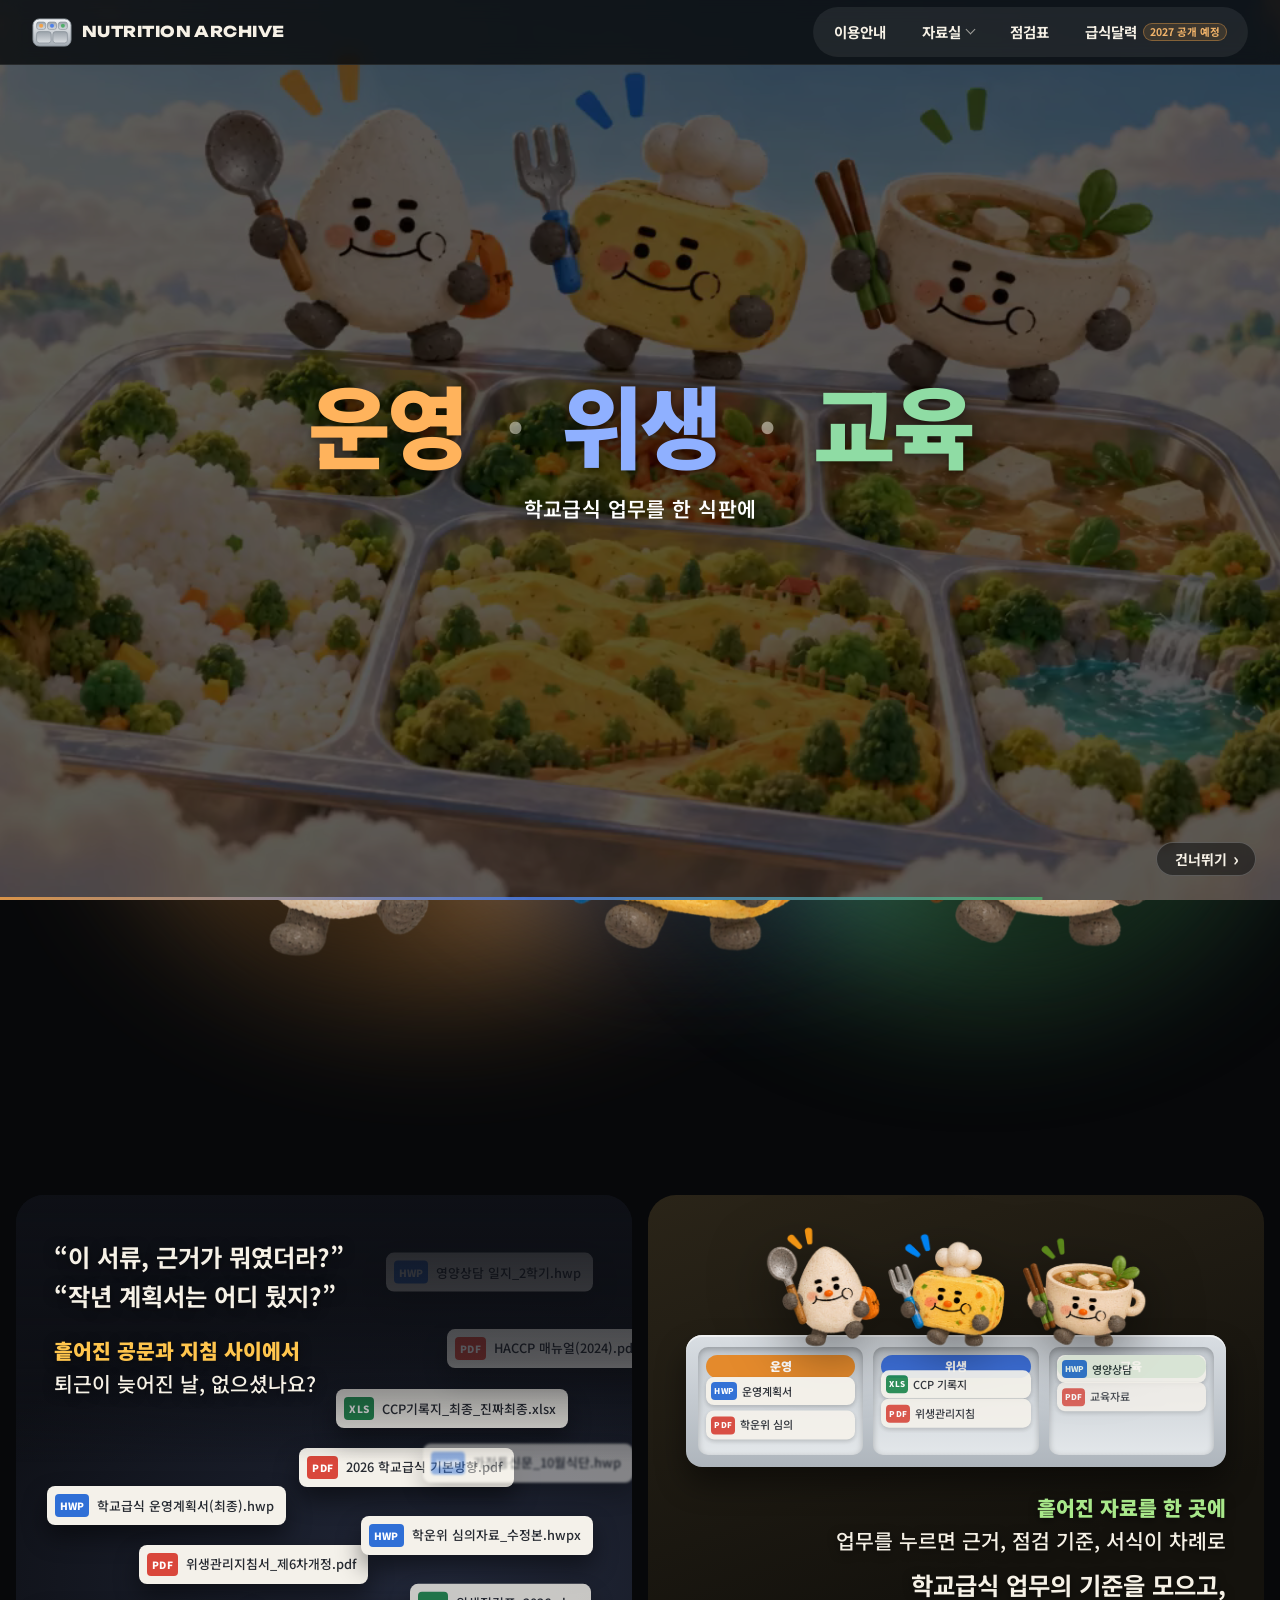
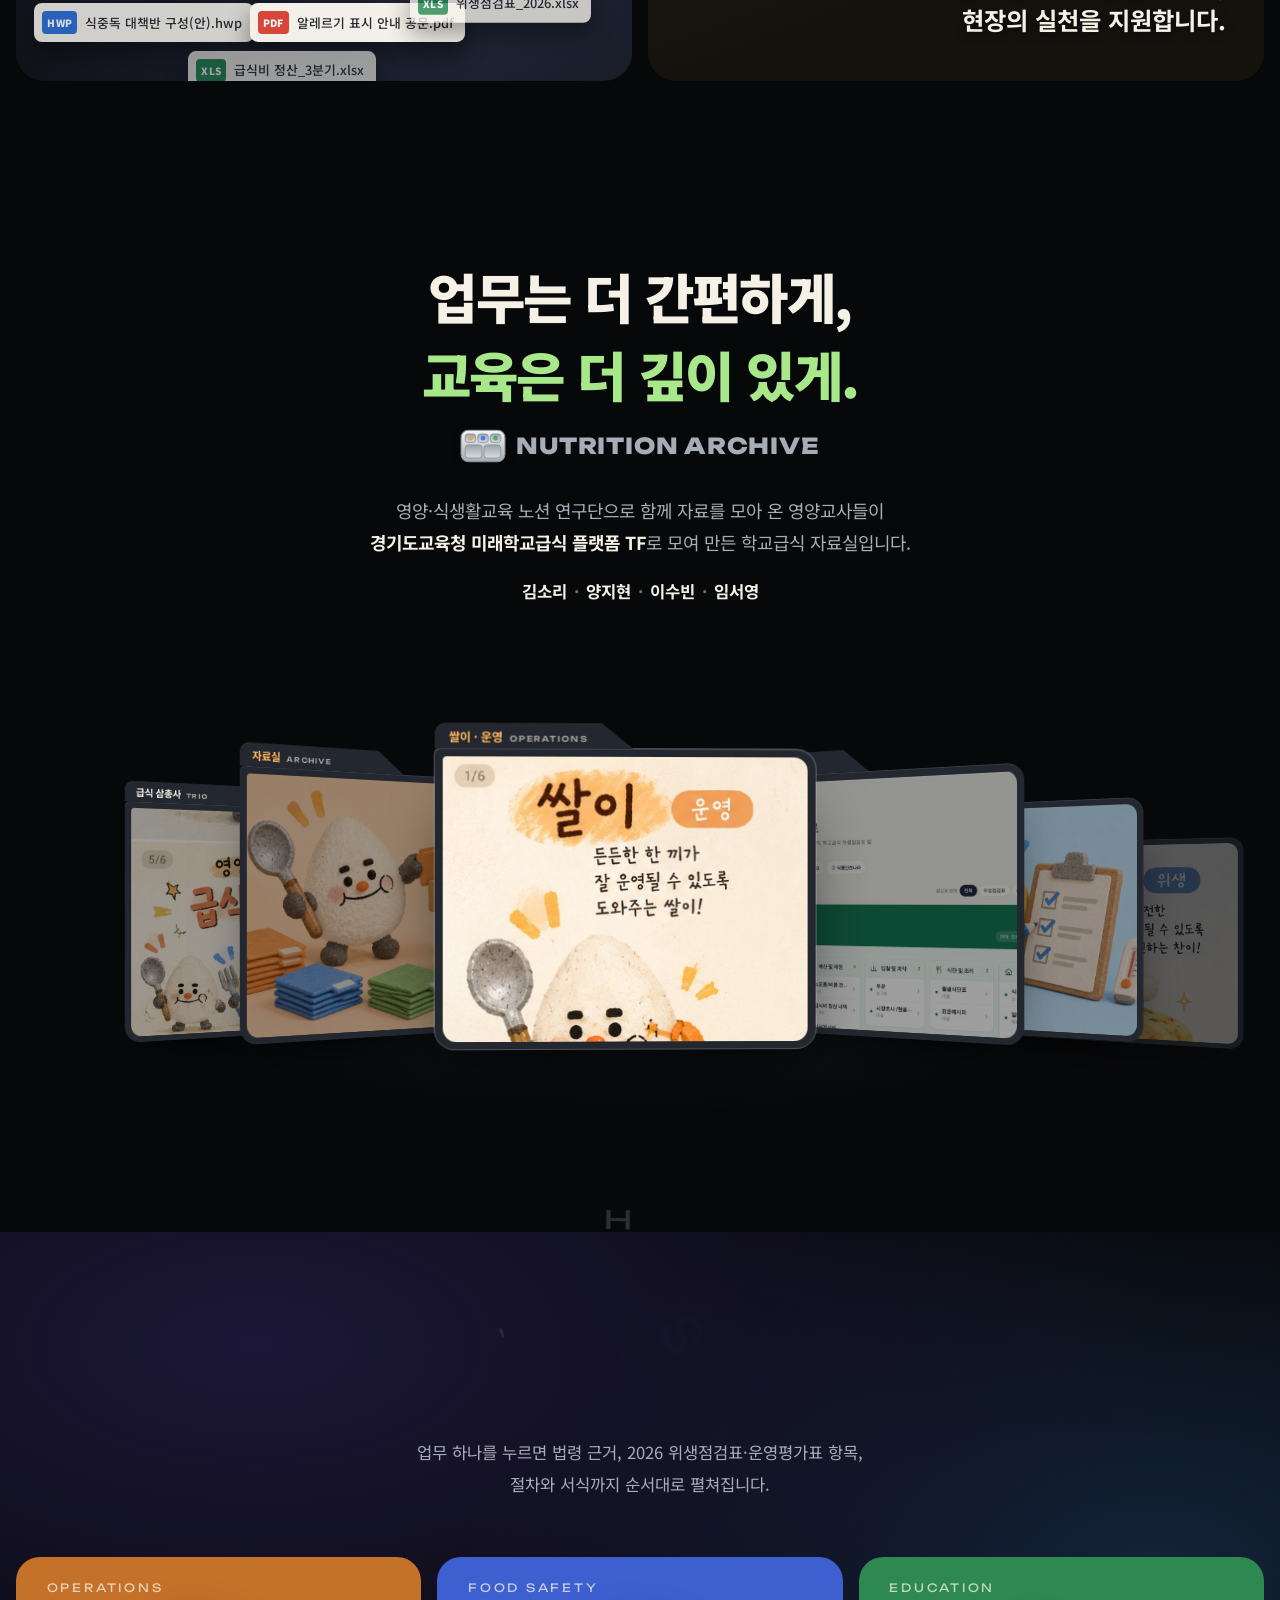
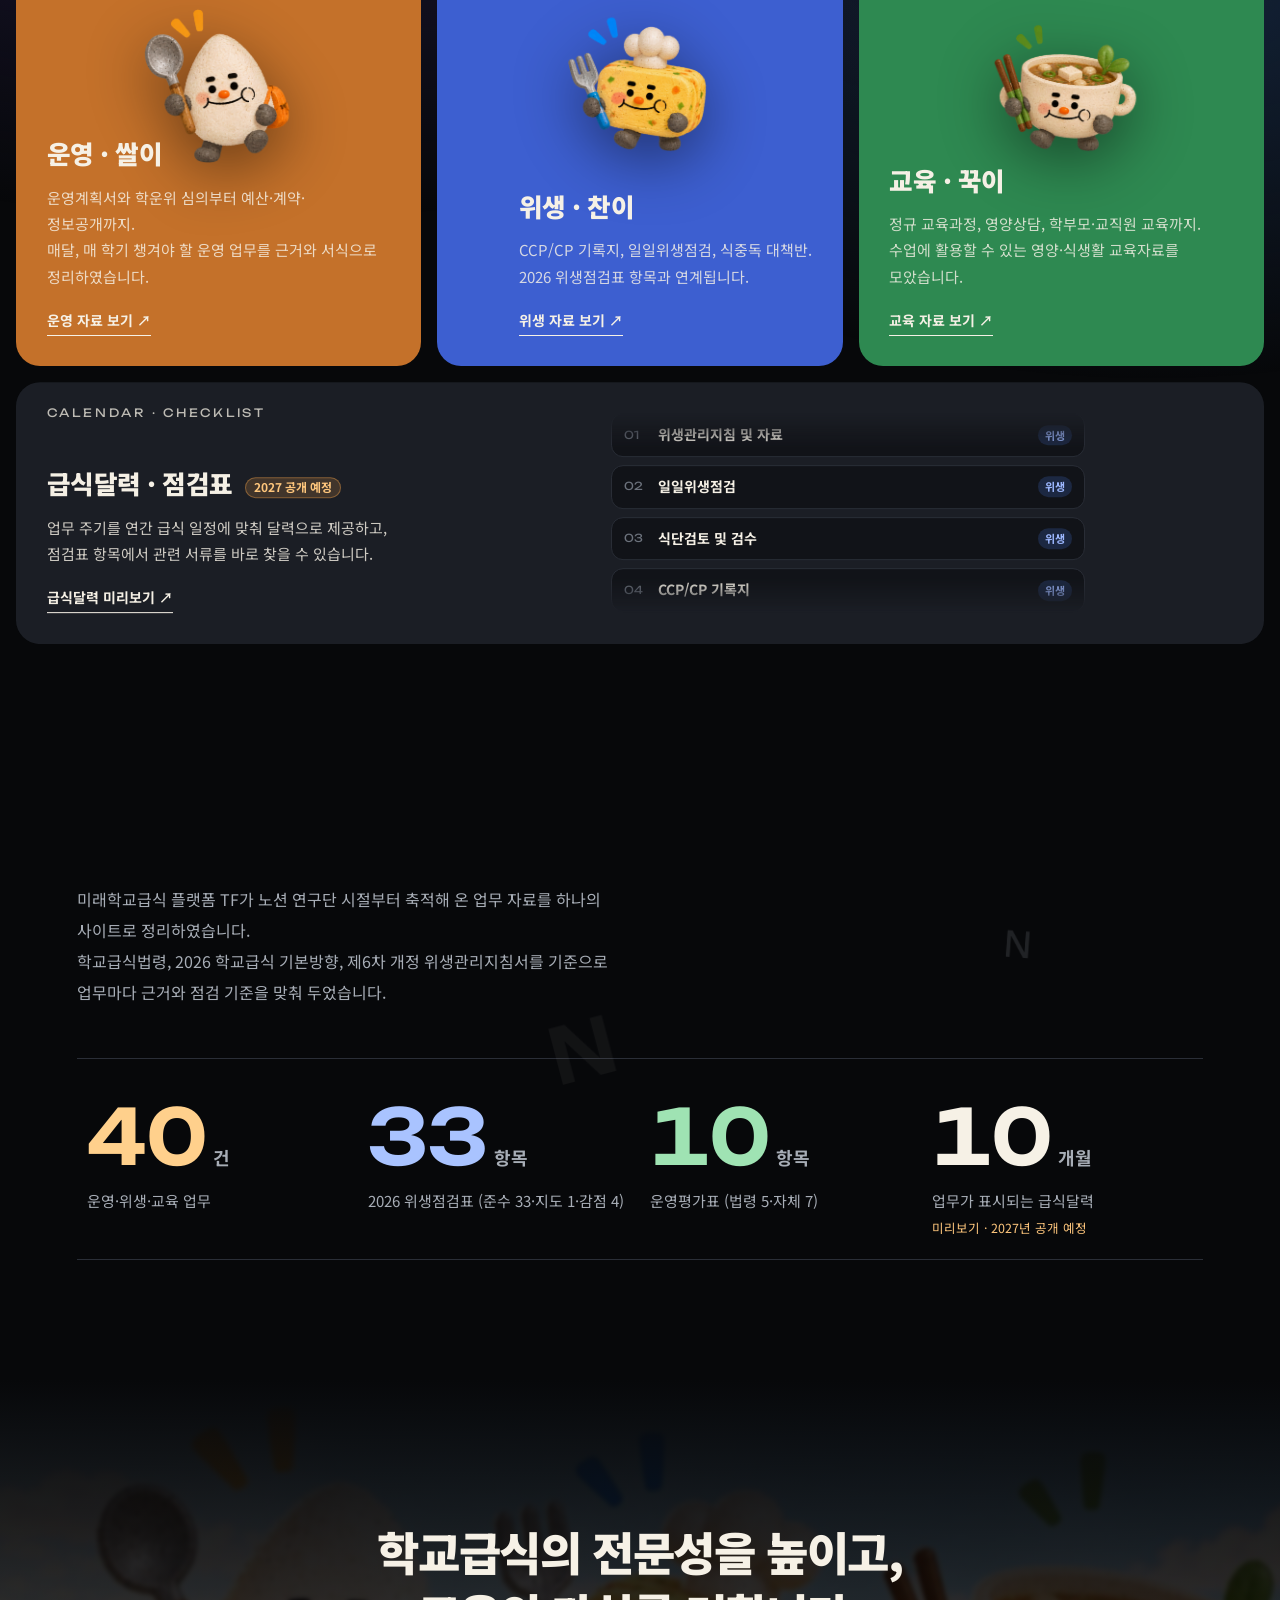
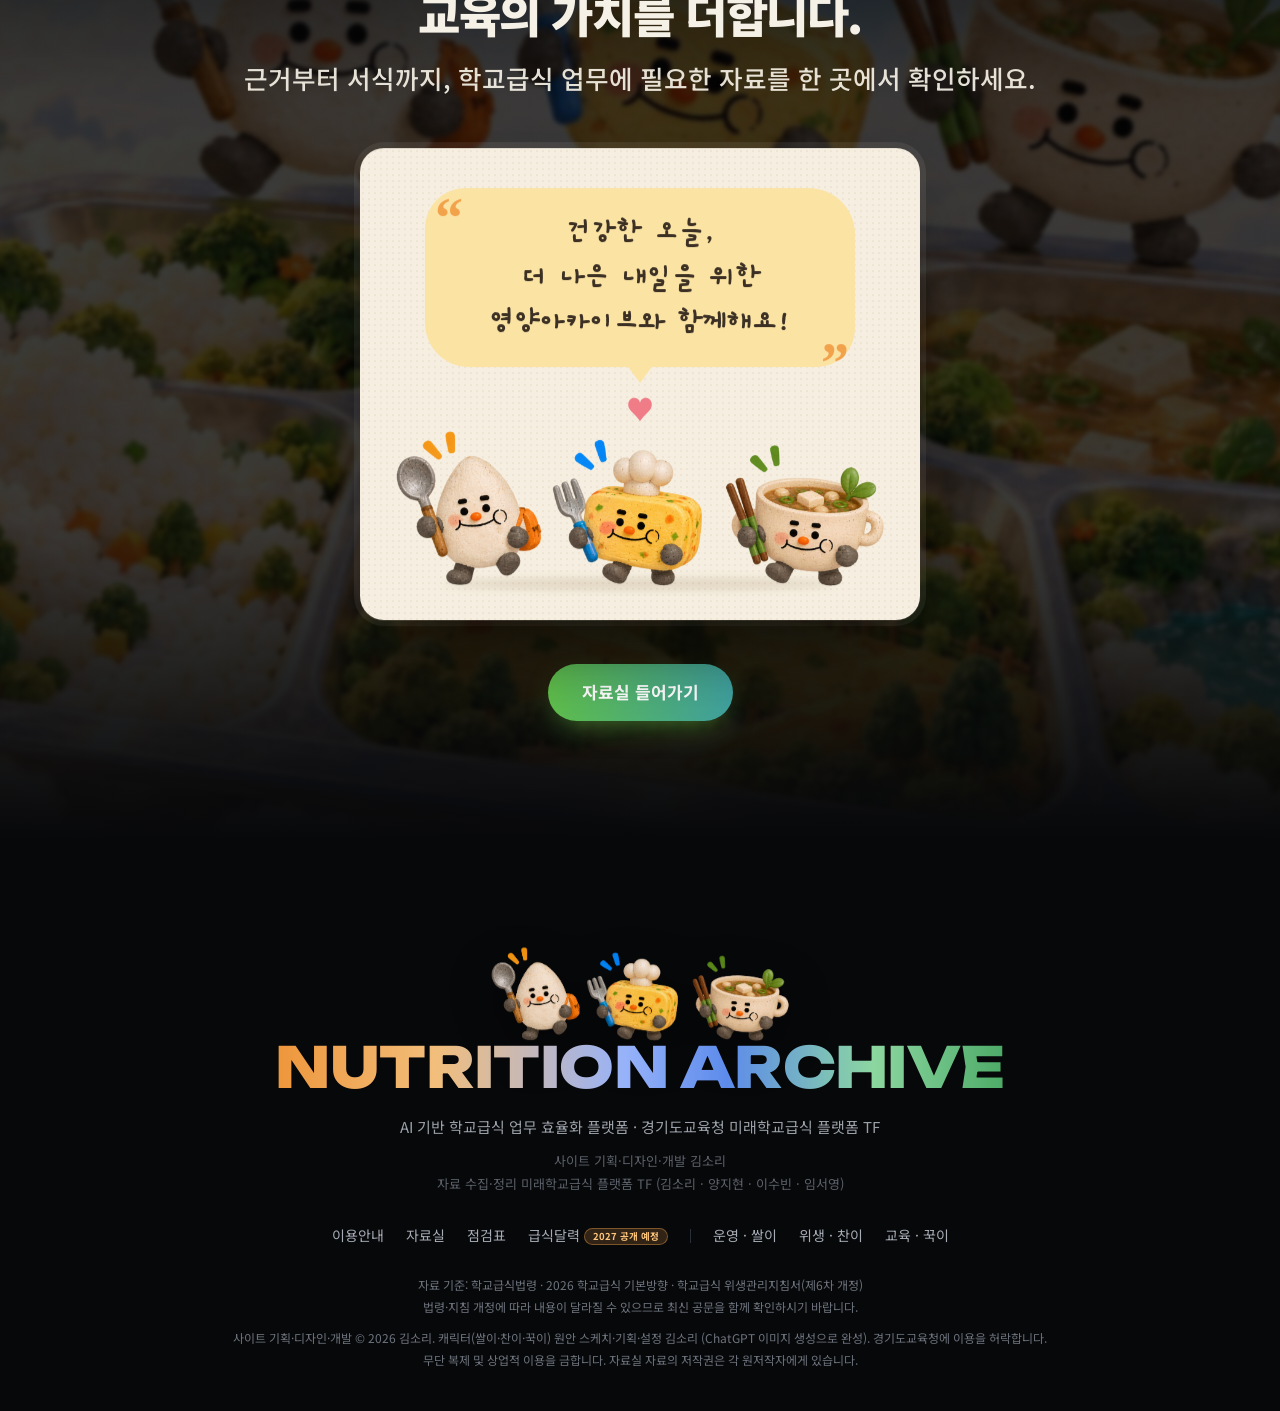
<file: index.html>
<!doctype html> <html lang="ko"> <head> <meta charset="utf-8"> <meta name="viewport" content="width=device-width,initial-scale=1,viewport-fit=cover"> <title>영양아카이브</title> <meta name="description" content="AI 기반 학교급식 업무 효율화 플랫폼. 운영·위생·교육 업무의 근거, 점검항목, 서식을 한 곳에서."> <meta name="theme-color" content="#07080a"> <link rel="preconnect" href="https://fonts.googleapis.com"> <link rel="preconnect" href="https://fonts.gstatic.com" crossorigin> <link rel="stylesheet" href="https://fonts.googleapis.com/css2?family=Unbounded:wght@400;600;800&family=Noto+Sans+KR:wght@400;500;700;900&family=Gaegu:wght@700&display=swap"> <link rel="stylesheet" href="main.css"> <link rel="stylesheet" href="v2.css"> <link rel="stylesheet" href="v3.css"> <link rel="stylesheet" href="v4.css"> <script>try{(sessionStorage.getItem("na-intro")||matchMedia("(prefers-reduced-motion: reduce)").matches)&&document.documentElement.classList.add("intro-seen")}catch(e){}</script> </head> <body> <a class="skip" href="archive-preview.html">자료실로 바로 가기</a> <section class="intro" id="intro" aria-label="식판 속 세상으로 들어가는 첫 화면"> <div class="intro-pin"> <div class="intro-brand"> <svg class="mark" viewBox="0 0 44 32" aria-hidden="true"><defs><linearGradient id="trS" x1="0" y1="0" x2="0" y2="1"><stop offset="0" stop-color="#f3f5f7"/><stop offset="1" stop-color="#a3abb3"/></linearGradient><linearGradient id="trC" x1="0" y1="0" x2="0" y2="1"><stop offset="0" stop-color="#9aa2aa"/><stop offset="1" stop-color="#d9dde1"/></linearGradient></defs><rect x="1" y="1" width="42" height="30" rx="7" fill="url(#trS)" stroke="#8a929a" stroke-width="1"/><g fill="url(#trC)" stroke="#8a929a" stroke-width=".8"><rect x="5" y="4.5" width="10" height="8" rx="2.5"/><rect x="17" y="4.5" width="10" height="8" rx="2.5"/><rect x="29" y="4.5" width="10" height="8" rx="2.5"/><rect x="5" y="15" width="16" height="12.5" rx="3"/><rect x="23" y="15" width="16" height="12.5" rx="3"/></g><circle cx="10" cy="8.5" r="2.2" fill="#f2a24a"/><circle cx="22" cy="8.5" r="2.2" fill="#4d7fe8"/><circle cx="34" cy="8.5" r="2.2" fill="#4fae6a"/></svg> <span class="intro-word en">NUTRITION ARCHIVE</span><span class="intro-sub">AI 기반 학교급식 업무 효율화 플랫폼</span> </div> <div class="tray" id="tray"> <span class="tray-handle l" aria-hidden="true"></span> <span class="tray-handle r" aria-hidden="true"></span> <div class="tray-window"> <video id="dive" muted playsinline preload="auto" poster="assets/tray-poster.jpg" aria-hidden="true"> <source src="assets/tray-dive-scrub.mp4" type="video/mp4"> <source src="assets/tray-dive-scrub.webm" type="video/webm"> </video> <img class="tray-still" src="assets/tray-poster.jpg" alt="쌀이·찬이·꾹이가 구름 위 식판에서 손을 흔들고, 식판 칸 안에는 쌀 언덕과 채소 숲, 작은 연못이 펼쳐져 있어요."> </div> </div> <button class="intro-skip" id="introSkip" type="button">건너뛰기 <span aria-hidden="true">›</span></button> <div class="lanes" aria-hidden="true"> <p class="lanes-words"><span class="op">운영</span><i>·</i><span class="hy">위생</span><i>·</i><span class="ed">교육</span></p> <p class="lanes-sub">학교급식 업무를 한 식판에</p> </div> <div class="intro-fade" aria-hidden="true"></div> </div> </section> <header id="siteNav" data-theme="dark" data-active="home"></header> <script src="nav.js"></script> <main id="main"> <section class="hero" id="about"> <h1 class="hero-title" aria-label="Good meals, good days, good schools"> <span class="ln"><span>GOOD MEALS,</span></span> <span class="ln in"><span>GOOD DAYS,</span></span> <span class="ln"><span>GOOD SCHOOLS</span></span> </h1> <div class="hero-sub"> <p class="k1">AI 기반 학교급식 업무 효율화 플랫폼</p> <p class="k2">운영 · 위생 · 교육을 한 번에, 경기 미래학교급식플랫폼</p> </div> <div class="hero-visual" aria-hidden="true"> <div class="glow g1"></div><div class="glow g2"></div><div class="glow g3"></div> <img class="hero-trio" src="assets/trio-cut.png" alt=""> </div> <p class="hero-right"> 업무별 법적 근거, 점검 기준, 서식을<br> 한 화면에 정리하였습니다.<br> 자료를 찾는 시간은 줄이고,<br> 학생과 만나는 시간은 늘립니다. </p> </section> <section class="empathy"> <article class="ecard mess"> <div class="paper-storm" aria-hidden="true"> <span class="fchip f1"><i class="pdf">PDF</i>2026 학교급식 기본방향.pdf</span> <span class="fchip f2"><i class="hwp">HWP</i>학교급식 운영계획서(최종).hwp</span> <span class="fchip f3"><i class="xls">XLS</i>CCP기록지_최종_진짜최종.xlsx</span> <span class="fchip f4"><i class="pdf">PDF</i>위생관리지침서_제6차개정.pdf</span> <span class="fchip f5"><i class="hwp">HWP</i>학운위 심의자료_수정본.hwpx</span> <span class="fchip f6"><i class="hwp">HWP</i>식중독 대책반 구성(안).hwp</span> <span class="fchip f7"><i class="pdf">PDF</i>알레르기 표시 안내 공문.pdf</span> <span class="fchip f8"><i class="xls">XLS</i>위생점검표_2026.xlsx</span> <span class="fchip f9"><i class="hwp">HWP</i>영양상담 일지_2학기.hwp</span> <span class="fchip f10"><i class="xls">XLS</i>급식비 정산_3분기.xlsx</span> <span class="fchip f11"><i class="pdf">PDF</i>HACCP 매뉴얼(2024).pdf</span> <span class="fchip f12"><i class="hwp">HWP</i>가정통신문_10월식단.hwp</span> </div> <div class="ecard-copy top"> <p class="q">“이 서류, 근거가 뭐였더라?”<br>“작년 계획서는 어디 뒀지?”</p> <p class="hl hl-amber">흩어진 공문과 지침 사이에서</p> <p>퇴근이 늦어진 날, 없으셨나요?</p> </div> </article> <article class="ecard calm"> <div class="sorted" aria-hidden="true"> <img class="sorted-trio" src="assets/trio-cut.png" alt=""> <div class="trays"> <div class="tcol op"><b>운영</b><span class="fchip"><i class="hwp">HWP</i>운영계획서</span><span class="fchip"><i class="pdf">PDF</i>학운위 심의</span></div> <div class="tcol hy"><b>위생</b><span class="fchip"><i class="xls">XLS</i>CCP 기록지</span><span class="fchip"><i class="pdf">PDF</i>위생관리지침</span></div> <div class="tcol ed"><b>교육</b><span class="fchip"><i class="hwp">HWP</i>영양상담</span><span class="fchip"><i class="pdf">PDF</i>교육자료</span></div> </div> </div> <div class="ecard-copy bottom"> <p class="hl hl-green">흩어진 자료를 한 곳에</p> <p>업무를 누르면 근거, 점검 기준, 서식이 차례로</p> <p class="big">학교급식 업무의 기준을 모으고,<br>현장의 실천을 지원합니다.</p> </div> </article> </section> <section class="slogan"> <h2 class="slogan-title"><span>업무는 더 간편하게,</span><span class="sl2">교육은 더 깊이 있게.</span></h2> <p class="slogan-brand"><svg class="mark" viewBox="0 0 44 32" aria-hidden="true"><defs><linearGradient id="trS" x1="0" y1="0" x2="0" y2="1"><stop offset="0" stop-color="#f3f5f7"/><stop offset="1" stop-color="#a3abb3"/></linearGradient><linearGradient id="trC" x1="0" y1="0" x2="0" y2="1"><stop offset="0" stop-color="#9aa2aa"/><stop offset="1" stop-color="#d9dde1"/></linearGradient></defs><rect x="1" y="1" width="42" height="30" rx="7" fill="url(#trS)" stroke="#8a929a" stroke-width="1"/><g fill="url(#trC)" stroke="#8a929a" stroke-width=".8"><rect x="5" y="4.5" width="10" height="8" rx="2.5"/><rect x="17" y="4.5" width="10" height="8" rx="2.5"/><rect x="29" y="4.5" width="10" height="8" rx="2.5"/><rect x="5" y="15" width="16" height="12.5" rx="3"/><rect x="23" y="15" width="16" height="12.5" rx="3"/></g><circle cx="10" cy="8.5" r="2.2" fill="#f2a24a"/><circle cx="22" cy="8.5" r="2.2" fill="#4d7fe8"/><circle cx="34" cy="8.5" r="2.2" fill="#4fae6a"/></svg>NUTRITION ARCHIVE</p> <p class="slogan-sub">영양·식생활교육 노션 연구단으로 함께 자료를 모아 온 영양교사들이<br class="dk"> <b>경기도교육청 미래학교급식 플랫폼 TF</b>로 모여 만든 학교급식 자료실입니다.</p> <p class="slogan-team"><span>김소리 <i aria-hidden="true">·</i> 양지현 <i aria-hidden="true">·</i> 이수빈 <i aria-hidden="true">·</i> 임서영</span></p> </section> <section class="reel" aria-hidden="true"> <div class="reel-stage" id="reel"> <div class="rtile" data-c="all"><span class="tab"><b>급식 삼총사</b><em>TRIO</em></span><div class="rimg"><img src="assets/card5.jpg" alt="" loading="lazy"></div></div> <div class="rtile" data-c="op"><span class="tab"><b>자료실</b><em>ARCHIVE</em></span><div class="rimg"><img src="assets/gb-arc.jpg" alt="" loading="lazy"></div></div> <div class="rtile" data-c="op"><span class="tab"><b>쌀이 · 운영</b><em>OPERATIONS</em></span><div class="rimg"><img src="assets/card1.jpg" alt="" loading="lazy"></div></div> <div class="rtile" data-c="op"><span class="tab"><b>자료실 화면</b><em>SCREEN</em></span><div class="rimg"><img src="assets/ui-arc.jpg" alt="" loading="lazy"></div></div> <div class="rtile" data-c="hy"><span class="tab"><b>점검표</b><em>CHECKLIST</em></span><div class="rimg"><img src="assets/gb-chk.jpg" alt="" loading="lazy"></div></div> <div class="rtile" data-c="hy"><span class="tab"><b>찬이 · 위생</b><em>FOOD SAFETY</em></span><div class="rimg"><img src="assets/card2.jpg" alt="" loading="lazy"></div></div> <div class="rtile" data-c="hy"><span class="tab"><b>점검 항목</b><em>INSPECTION</em></span><div class="rimg"><img src="assets/ui-insp.jpg" alt="" loading="lazy"></div></div> <div class="rtile" data-c="ed"><span class="tab"><b>급식달력</b><em>CALENDAR</em></span><div class="rimg"><img src="assets/gb-cal.jpg" alt="" loading="lazy"></div></div> <div class="rtile" data-c="ed"><span class="tab"><b>꾹이 · 교육</b><em>EDUCATION</em></span><div class="rimg"><img src="assets/card3.jpg" alt="" loading="lazy"></div></div> <div class="rtile" data-c="ed"><span class="tab"><b>달력 화면</b><em>SCREEN</em></span><div class="rimg"><img src="assets/ui-cal.jpg" alt="" loading="lazy"></div></div> <div class="rtile" data-c="op"><span class="tab"><b>근거 · 기준 · 서식</b><em>BASIS</em></span><div class="rimg"><img src="assets/gb-base.jpg" alt="" loading="lazy"></div></div> <div class="rtile" data-c="all"><span class="tab"><b>급식 한 상</b><em>MEAL</em></span><div class="rimg"><img src="assets/card4.jpg" alt="" loading="lazy"></div></div> <div class="rtile" data-c="hy"><span class="tab"><b>세부 자료</b><em>BOARD</em></span><div class="rimg"><img src="assets/ui-board.jpg" alt="" loading="lazy"></div></div> <div class="rtile" data-c="ed"><span class="tab"><b>계기교육</b><em>LESSON</em></span><div class="rimg"><img src="assets/gb-edu.jpg" alt="" loading="lazy"></div></div> <div class="rtile" data-c="all"><span class="tab"><b>함께해요</b><em>TOGETHER</em></span><div class="rimg"><img src="assets/card6.jpg" alt="" loading="lazy"></div></div> </div> </section> <section class="why" id="why"> <div class="why-head"> <h2 class="scatter" aria-label="What's inside the archive"><span class="w">WHAT'S INSIDE</span><span class="w">THE ARCHIVE</span></h2> <p class="why-copy"> 업무 하나를 누르면 법령 근거, 2026 위생점검표·운영평가표 항목,<br> 절차와 서식까지 순서대로 펼쳐집니다. </p> </div> <div class="bento"> <article class="b b1"> <span class="no en">OPERATIONS</span> <div class="b-copy"> <h3>운영 · 쌀이</h3> <p>운영계획서와 학운위 심의부터 예산·계약·정보공개까지.<br>매달, 매 학기 챙겨야 할 운영 업무를 근거와 서식으로 정리하였습니다.</p> <a href="archive-preview.html?category=운영">운영 자료 보기 ↗</a> </div> <img class="b-char" src="assets/ssal.png" alt="숟가락을 든 쌀이"> </article> <article class="b b2"> <span class="no en">FOOD SAFETY</span> <div class="b-copy"> <h3>위생 · 찬이</h3> <p>CCP/CP 기록지, 일일위생점검, 식중독 대책반.<br>2026 위생점검표 항목과 연계됩니다.</p> <a href="archive-preview.html?category=위생">위생 자료 보기 ↗</a> </div> <img class="b-char" src="assets/chan.png" alt="포크를 든 찬이"> </article> <article class="b b3"> <span class="no en">EDUCATION</span> <div class="b-copy"> <h3>교육 · 꾹이</h3> <p>정규 교육과정, 영양상담, 학부모·교직원 교육까지.<br>수업에 활용할 수 있는 영양·식생활 교육자료를 모았습니다.</p> <a href="archive-preview.html?category=교육">교육 자료 보기 ↗</a> </div> <img class="b-char" src="assets/kkuk.png" alt="젓가락을 든 꾹이"> </article> <article class="b b4"> <span class="no en">CALENDAR · CHECKLIST</span> <div class="b-copy"> <h3>급식달력 · 점검표 <em class="soon">2027 공개 예정</em></h3> <p>업무 주기를 연간 급식 일정에 맞춰 달력으로 제공하고,<br>점검표 항목에서 관련 서류를 바로 찾을 수 있습니다.</p> <a href="archive-preview.html?tab=cal">급식달력 미리보기 ↗</a> </div> <div class="ticker" aria-label="아카이브에 담긴 업무 목록"><ol id="ticker"></ol></div> </article> </div> </section> <section class="numbers"> <div class="numbers-head"> <p>미래학교급식 플랫폼 TF가 노션 연구단 시절부터 축적해 온 업무 자료를 하나의 사이트로 정리하였습니다.<br> 학교급식법령, 2026 학교급식 기본방향, 제6차 개정 위생관리지침서를 기준으로<br> 업무마다 근거와 점검 기준을 맞춰 두었습니다.</p> <h2 class="scatter right" aria-label="In numbers"><span class="w">IN</span><span class="w">NUMBERS</span></h2> </div> <ul class="stats"> <li><b data-count="46">0</b><span>건</span><em>운영·위생·교육 업무</em></li> <li><b data-count="38">0</b><span>항목</span><em>2026 위생점검표 (준수 33·지도 1·감점 4)</em></li> <li><b data-count="12">0</b><span>항목</span><em>운영평가표 (법령 5·자체 7)</em></li> <li><b data-count="12">0</b><span>개월</span><em>업무가 표시되는 급식달력<br><small>미리보기 · 2027년 공개 예정</small></em></li> </ul> </section> <section class="cta"> <div class="cta-bg" aria-hidden="true"><img src="assets/tray-world.jpg" alt=""></div> <h2 class="cta-title">학교급식의 전문성을 높이고,<br>교육의 가치를 더합니다.</h2> <p class="cta-sub">근거부터 서식까지, 학교급식 업무에 필요한 자료를 한 곳에서 확인하세요.</p> <figure class="finale-card"> <blockquote class="bubble"><span class="qm l" aria-hidden="true">“</span>건강한 오늘,<br>더 나은 내일을 위한<br>영양아카이브와 함께해요!<span class="qm r" aria-hidden="true">”</span></blockquote> <span class="heart" aria-hidden="true">♥</span> <img src="assets/trio-cut.png" alt="쌀이, 찬이, 꾹이가 나란히 서서 인사해요."> <span class="ground" aria-hidden="true"></span> </figure> <a class="cta-btn" href="archive-preview.html">자료실 들어가기</a> </section> </main> <footer class="foot v2"> <div class="fbrand"> <img src="assets/trio-cut.png" alt="" aria-hidden="true"> <p class="fg en">NUTRITION ARCHIVE</p> <p class="ftag">AI 기반 학교급식 업무 효율화 플랫폼 · 경기도교육청 미래학교급식 플랫폼 TF</p> <p class="fteam">사이트 기획·디자인·개발 김소리<br>자료 수집·정리 미래학교급식 플랫폼 TF (김소리 · 양지현 · 이수빈 · 임서영)</p> </div> <nav class="flinks" aria-label="바닥글 메뉴"> <a href="guide.html">이용안내</a><a href="archive-preview.html">자료실</a><a href="archive-preview.html?tab=chk">점검표</a><a href="archive-preview.html?tab=cal">급식달력 <em class="soon">2027 공개 예정</em></a> <span class="sep" aria-hidden="true"></span> <a href="archive-preview.html?category=운영">운영 · 쌀이</a><a href="archive-preview.html?category=위생">위생 · 찬이</a><a href="archive-preview.html?category=교육">교육 · 꾹이</a> </nav> <small class="fnote">자료 기준: 학교급식법령 · 2026 학교급식 기본방향 · 학교급식 위생관리지침서(제6차 개정)<br>법령·지침 개정에 따라 내용이 달라질 수 있으므로 최신 공문을 함께 확인하시기 바랍니다.</small> <small class="fnote fcopy">사이트 기획·디자인·개발 © 2026 김소리. 캐릭터(쌀이·찬이·꾹이) 원안 스케치·기획·설정 김소리 (ChatGPT 이미지 생성으로 완성). 경기도교육청에 이용을 허락합니다.<br>무단 복제 및 상업적 이용을 금합니다. 자료실 자료의 저작권은 각 원저작자에게 있습니다.</small> </footer> <button class="totop" id="totop" type="button" aria-label="맨 위로">↑</button> <script src="vendor/gsap.min.js"></script> <script src="vendor/ScrollTrigger.min.js"></script> <script src="vendor/lenis.min.js"></script> <script src="main-v4.js"></script> </body> </html>
</file>
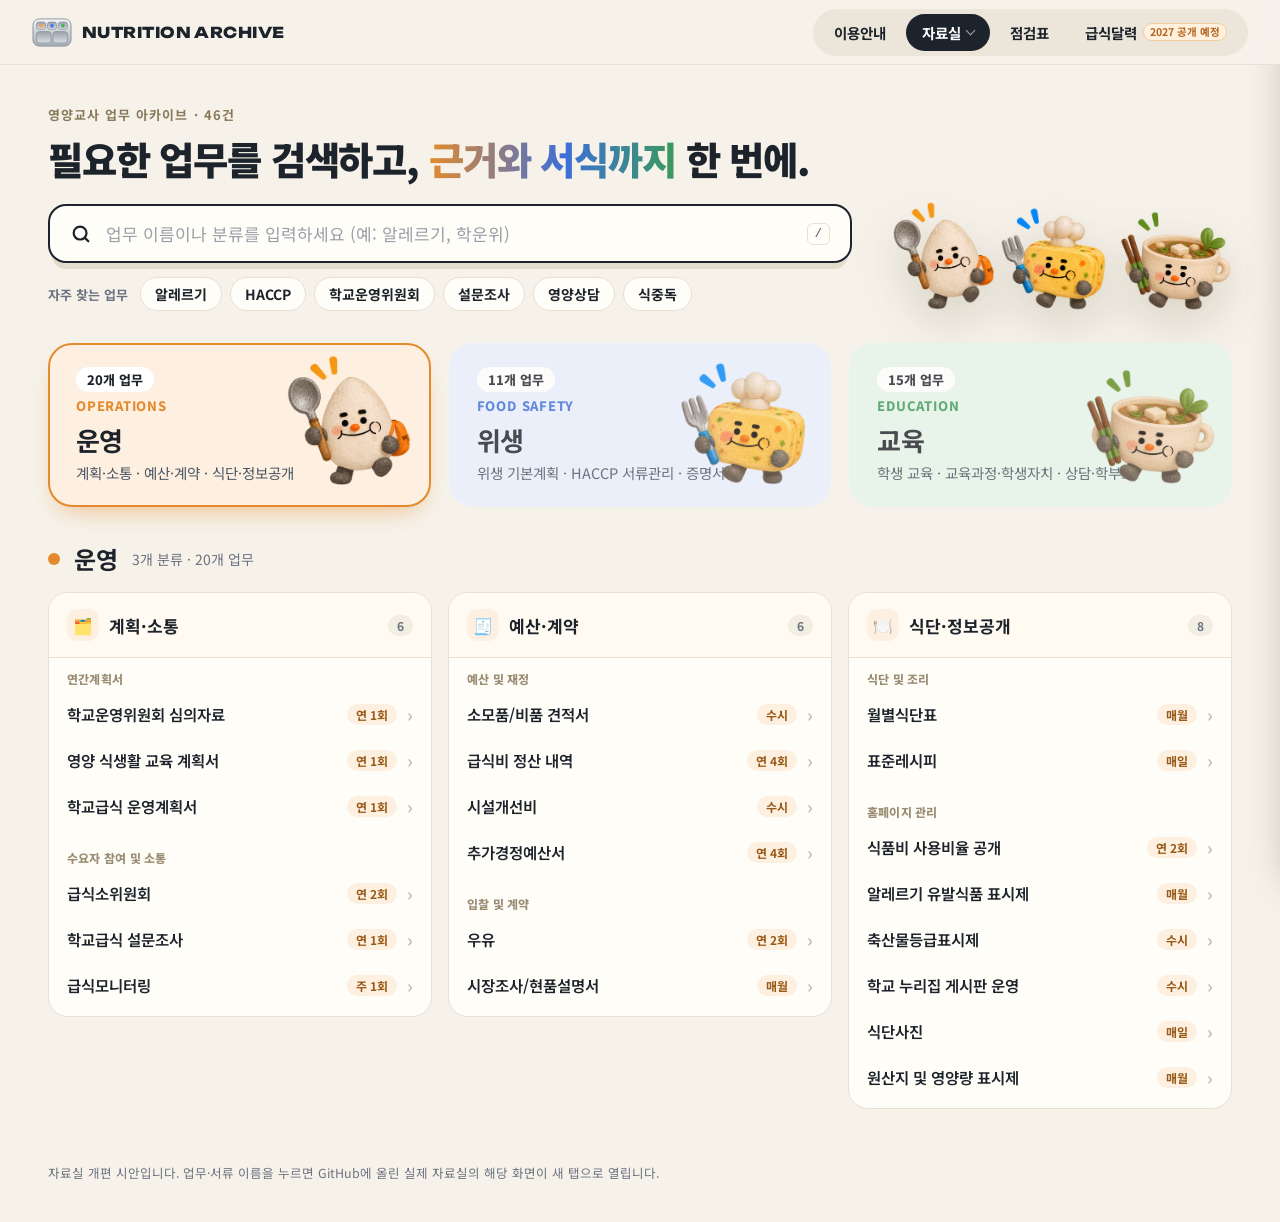
<file: archive-preview.html>
<!doctype html> <html lang="ko"> <head> <meta charset="utf-8"> <meta name="viewport" content="width=device-width,initial-scale=1,viewport-fit=cover"> <title>영양아카이브 자료실</title> <link rel="preconnect" href="https://fonts.googleapis.com"> <link rel="stylesheet" href="https://fonts.googleapis.com/css2?family=Noto+Sans+KR:wght@400;500;700;900&display=swap"> <style>:root{--bg:#f6f2ea;--paper:#fffdf8;--paper2:#fffaf2;--ink:#1d232b;--muted:#6b7280;--line:#e7e0d3;--line2:#efe9dd;--rice:#e48a2c;--rice-s:#fdf0e1;--rice-d:#9a5a17;--egg:#3d6fd8;--egg-s:#e8efff;--egg-d:#2f58b5;--soup:#3b9a5b;--soup-s:#e5f4ea;--soup-d:#2c7a47;--red:#d9473b;--red-s:#fdebe9;--gold:#b5651d;--gold-s:#fff1de;--f:"Noto Sans KR","Noto Sans CJK KR","Apple SD Gothic Neo","Malgun Gothic",sans-serif;color-scheme:light}*{box-sizing:border-box}body,html{margin:0}body{background:var(--bg);color:var(--ink);font-family:var(--f);-webkit-font-smoothing:antialiased;overflow-x:clip}a{color:inherit;text-decoration:none}button{font:inherit;color:inherit;background:0 0;border:0;cursor:pointer}:focus-visible{outline:3px solid var(--egg);outline-offset:2px;border-radius:8px}body::before{content:"";position:fixed;inset:0 0 auto;height:env(safe-area-inset-top,0);z-index:20;background:var(--bg)}.wrap{max-width:1440px;margin:0 auto;padding-left:max(48px,env(safe-area-inset-left,0px));padding-right:max(48px,env(safe-area-inset-right,0px))}.top{position:sticky;top:env(safe-area-inset-top,0);z-index:10;background:rgba(246,242,234,.94);backdrop-filter:blur(8px);-webkit-backdrop-filter:blur(8px);border-bottom:1px solid var(--line)}.top .wrap{display:flex;align-items:center;gap:24px;padding-block:14px}.logo{display:flex;align-items:center;gap:10px;margin-right:auto}.logo b{font-weight:900;letter-spacing:.05em;font-size:15px;white-space:nowrap}.menu{display:flex;gap:4px;background:var(--line2);padding:5px;border-radius:999px;max-width:100%;overflow-x:auto;scrollbar-width:none}.menu::-webkit-scrollbar{display:none}.menu button{padding:8px 16px;border-radius:999px;font-weight:700;font-size:14.5px;color:#4b5563;display:flex;align-items:center;gap:6px;white-space:nowrap}.menu button:hover{color:var(--ink)}.menu button.on{background:var(--ink);color:#fff}.soon{font-size:10.5px;font-weight:700;color:var(--gold);background:var(--gold-s);border:1px solid #f1cf9f;border-radius:999px;padding:0 6px;white-space:nowrap}.menu button.on .soon{background:#fff3df}.home{font-size:13.5px;font-weight:700;color:var(--muted);border:1px solid var(--line);padding:8px 14px;border-radius:999px;background:var(--paper);white-space:nowrap}.view{display:none}.view.on{display:block}.hero{display:grid;grid-template-columns:minmax(0,1fr) 340px;gap:40px;align-items:end;padding-block:40px 26px}.eyebrow{font-size:13px;font-weight:700;letter-spacing:.08em;color:#8a7a5c}h1{font-size:clamp(28px,3vw,40px);line-height:1.25;margin:10px 0 22px;letter-spacing:-.03em;font-weight:900;text-wrap:balance}h1 em{font-style:normal;background:linear-gradient(90deg,var(--rice),var(--egg) 55%,var(--soup));-webkit-background-clip:text;background-clip:text;color:transparent}.search{display:flex;align-items:center;gap:12px;background:var(--paper);border:2px solid var(--ink);border-radius:18px;padding:14px 20px;box-shadow:0 10px 0 -4px #e3dccd;cursor:text}.search input{flex:1;min-width:0;border:0;outline:0;background:0 0;font:inherit;font-size:17px;color:var(--ink)}.search input::placeholder{color:#9aa0a8}.search:focus-within{box-shadow:0 10px 0 -4px #e3dccd,0 0 0 4px rgba(61,111,216,.18)}.search kbd{font:600 12px/1 ui-monospace,monospace;border:1px solid var(--line);border-radius:6px;padding:4px 7px;color:var(--muted)}.chips{display:flex;flex-wrap:wrap;gap:8px;margin-top:14px;align-items:center}.chips b{font-size:13px;color:var(--muted);margin-right:4px}.chips button{font-size:14px;font-weight:700;background:var(--paper);border:1px solid var(--line);border-radius:999px;padding:6px 14px}.chips button:hover{border-color:var(--ink)}.trio{width:100%;filter:drop-shadow(0 18px 24px rgba(80,60,20,.18))}.cats{display:grid;grid-template-columns:repeat(3,minmax(0,1fr));gap:18px;padding-block:6px 34px}.cat{position:relative;border-radius:24px;padding:22px 26px;min-height:164px;overflow:hidden;display:flex;flex-direction:column;justify-content:flex-end;gap:2px;border:2px solid transparent;text-align:left;transition:transform .2s,box-shadow .2s,opacity .2s}.cat:hover{transform:translateY(-3px)}.cat.op{background:var(--rice-s)}.cat.hy{background:var(--egg-s)}.cat.ed{background:var(--soup-s)}.cat:not(.sel){opacity:.8}.cat.op.sel{border-color:var(--rice);box-shadow:0 12px 26px -12px rgba(228,138,44,.6)}.cat.hy.sel{border-color:var(--egg);box-shadow:0 12px 26px -12px rgba(61,111,216,.6)}.cat.ed.sel{border-color:var(--soup);box-shadow:0 12px 26px -12px rgba(59,154,91,.6)}.cat img{position:absolute;right:14px;top:10px;height:130px}.cat .n{align-self:flex-start;margin-bottom:auto;font-size:13px;font-weight:800;background:#fff;border-radius:999px;padding:3px 11px}.cat .k{font-size:13px;font-weight:800;letter-spacing:.06em}.cat.op .k{color:var(--rice)}.cat.hy .k{color:var(--egg)}.cat.ed .k{color:var(--soup)}.cat h3{margin:4px 0 2px;font-size:26px;letter-spacing:-.02em}.cat p{margin:0;color:#4b5563;font-size:14.5px}.sec{padding-bottom:44px}.sechead{display:flex;align-items:center;gap:14px;margin:0 0 16px;flex-wrap:wrap}.sechead .dot{width:12px;height:12px;border-radius:50%}.sechead h2{margin:0;font-size:24px}.sechead small{color:var(--muted);font-size:14px}.grid3{display:grid;grid-template-columns:repeat(3,minmax(0,1fr));gap:16px;align-items:start}.box{background:var(--paper);border:1px solid var(--line);border-radius:20px;overflow:hidden}.box h4{display:flex;align-items:center;gap:10px;margin:0;padding:16px 18px;font-size:17px;border-bottom:1px solid var(--line);background:var(--paper2)}.box h4 i{font-style:normal;width:32px;height:32px;border-radius:10px;display:grid;place-items:center;font-size:16px}.box h4 small{margin-left:auto;font-size:12px;color:var(--muted);font-weight:700;background:#f3eee4;border-radius:999px;padding:2px 9px}.box .sub{font-size:12px;font-weight:800;color:#9a8d74;letter-spacing:.02em;padding:12px 18px 2px}.box ul{list-style:none;margin:0;padding:2px 8px 8px}.box li a{display:flex;align-items:center;gap:10px;padding:10px;border-radius:12px;font-size:15.5px;font-weight:600}.box li a::after{content:"›";color:#c4b9a5;font-size:18px}.box li .cy{margin-left:auto;font-size:12px;font-weight:700;border-radius:999px;padding:2px 9px;white-space:nowrap}[data-c="운영"] .dot{background:var(--rice)}[data-c="위생"] .dot{background:var(--egg)}[data-c="교육"] .dot{background:var(--soup)}[data-c="운영"] .box h4 i,[data-c="운영"] .cy{background:var(--rice-s);color:var(--rice-d)}[data-c="위생"] .box h4 i,[data-c="위생"] .cy{background:var(--egg-s);color:var(--egg-d)}[data-c="교육"] .box h4 i,[data-c="교육"] .cy{background:var(--soup-s);color:var(--soup-d)}[data-c="운영"] .box li a:hover{background:#fbf3e7}[data-c="위생"] .box li a:hover{background:#f1f5ff}[data-c="교육"] .box li a:hover{background:#eef8f1}mark{background:#fff1b8;color:inherit;border-radius:3px;padding:0 1px}.empty{padding:40px;text-align:center;color:var(--muted);background:var(--paper);border:1px dashed var(--line);border-radius:18px}.phead{display:flex;align-items:flex-end;gap:24px;padding-block:40px 22px;flex-wrap:wrap}.phead h1{margin:6px 0 0}.phead p{margin:8px 0 0;color:var(--muted);max-width:44em;line-height:1.7}.phead .side{margin-left:auto;display:flex;align-items:center;gap:10px}.ctabs{display:grid;grid-template-columns:repeat(3,minmax(0,1fr));gap:16px;margin-bottom:26px}.ctab{position:relative;text-align:left;border-radius:22px;padding:20px 22px;min-height:132px;border:2px solid transparent;display:flex;flex-direction:column;justify-content:flex-end;overflow:hidden;transition:transform .2s}.ctab:hover{transform:translateY(-2px)}.ctab img{position:absolute;right:10px;top:8px;height:104px}.ctab b{font-size:21px;letter-spacing:-.02em}.ctab small{color:#4b5563;font-size:13.5px;margin-top:2px}.ctab .cnt{position:absolute;left:22px;top:18px;font-weight:900;font-size:28px;letter-spacing:-.02em}.ctab.hy{background:var(--egg-s)}.ctab.op{background:var(--rice-s)}.ctab.rec{background:var(--soup-s)}.ctab.hy .cnt{color:var(--egg)}.ctab.op .cnt{color:var(--rice)}.ctab.rec .cnt{color:var(--soup)}.ctab:not(.on){opacity:.75}.ctab.on.hy{border-color:var(--egg)}.ctab.on.op{border-color:var(--rice)}.ctab.on.rec{border-color:var(--soup)}.prog{display:flex;align-items:center;gap:14px;background:var(--paper);border:1px solid var(--line);border-radius:16px;padding:14px 18px;margin-bottom:22px}.prog b{font-size:14px;white-space:nowrap}.prog .bar{flex:1;height:10px;background:var(--line2);border-radius:999px;overflow:hidden}.prog .bar i{display:block;height:100%;width:0;background:linear-gradient(90deg,var(--egg),var(--soup));border-radius:999px;transition:width .4s}.prog span{font-size:13px;color:var(--muted);white-space:nowrap}.cgroup{margin:26px 0 12px;font-size:15px;font-weight:900;display:flex;align-items:center;gap:10px}.cgroup::after{content:"";flex:1;height:1px;background:var(--line)}.citem{background:var(--paper);border:1px solid var(--line);border-radius:18px;margin-bottom:10px;overflow:hidden}.citem>summary{list-style:none;display:grid;grid-template-columns:auto auto minmax(0,1fr) auto;gap:14px;align-items:center;padding:16px 18px;cursor:pointer}.citem>summary::-webkit-details-marker{display:none}.citem .no{min-width:58px;height:44px;border-radius:12px;display:flex;flex-direction:column;align-items:center;justify-content:center;gap:1px;font-weight:900;font-size:13px;line-height:1.15;text-align:center;padding:0 6px}.citem .no .k{font-size:11px;font-weight:800;opacity:.8}.citem .no .n{font-size:13.5px}.v-hy .citem .no{background:var(--egg-s);color:var(--egg-d)}.v-op .citem .no{background:var(--rice-s);color:var(--rice-d)}.v-rec .citem .no{background:var(--soup-s);color:var(--soup-d)}.citem .tt{font-weight:700;font-size:15.5px;line-height:1.5}.citem .pts{font-size:12px;font-weight:700;color:var(--muted);background:#f3eee4;border-radius:999px;padding:3px 10px;white-space:nowrap}.citem .ok{width:24px;height:24px;accent-color:var(--soup);cursor:pointer}.citem>summary .chev{width:10px;height:10px;border-right:2px solid #b6ab96;border-bottom:2px solid #b6ab96;transform:rotate(45deg);transition:transform .2s;margin-right:4px}.citem[open]>summary .chev{transform:rotate(-135deg)}.citem.done{background:#f7fbf8;border-color:#cfe8d7}.citem.done .tt{color:#5b6b60}.cbody{display:grid;grid-template-columns:minmax(0,1.1fr) minmax(0,1fr);gap:14px;padding:0 18px 18px 90px}.cbox{border-radius:14px;padding:14px 16px;font-size:14px;line-height:1.7;white-space:pre-line}.cbox h5{margin:0 0 6px;font-size:12.5px;letter-spacing:.02em}.cbox.crit{background:#f7f3ea}.cbox.crit h5{color:#7a6a4c}.cbox.fq{background:var(--red-s)}.cbox.fq h5{color:var(--red)}.cbox.fq ul{margin:0;padding-left:1.1em}.docs{grid-column:1/-1;display:flex;flex-wrap:wrap;gap:8px;align-items:center}.docs .k{font-size:12px;font-weight:800;color:var(--muted);margin-right:2px}.docs a,.docs span.d{font-size:13px;font-weight:700;border-radius:999px;padding:5px 12px;border:1px solid #c9d7fb;background:#f3f6ff;color:var(--egg-d)}.docs a:hover{background:var(--egg);color:#fff;border-color:var(--egg)}.docs span.d{border-color:var(--line);background:#f6f2ea;color:#7a6f5c}#v-cal{--mc:#7b52b8;--mc-s:#efe8fa}.calhero{margin-top:28px;display:grid;grid-template-columns:minmax(0,1fr) minmax(280px,360px) minmax(0,430px);gap:36px;align-items:center;padding:36px 48px 36px 44px;border-radius:32px;background:radial-gradient(90% 130% at 100% 0,var(--mc-s) 0,var(--paper) 62%);border:1px solid var(--line);transition:background .4s}.eyebrow2{display:flex;align-items:center;gap:10px;flex-wrap:wrap;font-size:12px;font-weight:800;letter-spacing:.12em;color:#8a7a5c}.bigm{display:flex;align-items:flex-end;gap:16px;margin:18px 0 0}.bigm b{font-size:clamp(92px,10vw,148px);line-height:.8;font-weight:900;letter-spacing:-.06em;color:var(--mc);transition:color .4s}.bigm span{display:flex;flex-direction:column;gap:6px;padding-bottom:4px}.bigm span i{font-style:normal;font-size:30px;font-weight:900;line-height:1}.bigm span em{font-style:normal;font-size:13px;font-weight:800;letter-spacing:.34em;color:var(--muted)}.calhero .lead{margin:20px 0 0;color:#4b5563;font-size:15px;line-height:1.7;max-width:470px}.stats{display:flex;gap:10px;flex-wrap:wrap;margin-top:20px}.stats span{background:rgba(255,255,255,.85);border:1px solid var(--line);border-radius:16px;padding:10px 16px 11px;font-size:12px;color:var(--muted);font-weight:700;min-width:92px}.stats span b{display:block;font-size:24px;color:var(--ink);font-weight:900;line-height:1.15}.nav2{display:flex;gap:8px;margin-top:24px;align-items:center}.nav2 button{width:46px;height:46px;border-radius:50%;border:1px solid var(--line);background:#fff;font:inherit;font-size:20px;font-weight:800;display:grid;place-items:center;cursor:pointer;color:var(--ink)}.nav2 button#todayM{width:auto;padding:0 20px;border-radius:999px;font-size:13.5px}.nav2 button:hover{border-color:var(--mc);color:var(--mc)}.nav2 button:disabled{opacity:.35;cursor:default;border-color:var(--line);color:var(--ink)}.neis{align-self:stretch;display:flex;flex-direction:column;gap:12px;padding:22px 22px 18px;border-radius:24px;background:rgba(255,255,255,.72);border:1px solid var(--line);box-shadow:0 18px 36px -30px rgba(60,40,10,.45);backdrop-filter:blur(4px)}.neis .nh2{display:flex;gap:12px;align-items:center}.neis .nic{font-size:26px;width:46px;height:46px;border-radius:14px;background:var(--mc-s);display:grid;place-items:center;flex:none}.neis .nh2 b{display:block;font-size:16px;font-weight:900}.neis .nh2 small{display:block;font-size:12.5px;color:#6b7280;margin-top:2px}.nrow2{display:flex;gap:8px}.nkey input,.nrow2 input{flex:1;min-width:0;border:1px solid var(--line);border-radius:12px;padding:10px 12px;font:inherit;font-size:14px;background:#fff}.nrow2 button{border:0;border-radius:12px;padding:0 16px;font:inherit;font-weight:800;font-size:14px;background:#1b1e24;color:#fff;cursor:pointer}.nkey summary{font-size:12.5px;color:#6b7280;cursor:pointer}.nkey input{width:100%;margin-top:8px}.nkey p{margin:6px 0 0;font-size:11.5px;color:#9aa0a8}.nlist{display:flex;flex-direction:column;gap:6px;max-height:150px;overflow:auto}.nlist:empty{display:none}.nlist button{text-align:left;border:1px solid var(--line);background:#fff;border-radius:10px;padding:8px 10px;font:inherit;font-size:13px;cursor:pointer}.nlist button:hover{border-color:var(--mc)}.nlist button small{display:block;color:#6b7280;font-size:11.5px}.nmsg{margin:0;font-size:12.5px;line-height:1.6;color:#4b5563}.nmsg.err{color:#c0392b}.nmsg b{color:#1b1e24}.nmsg .nclr{border:0;background:0 0;color:#9aa0a8;text-decoration:underline;font:inherit;font-size:12px;cursor:pointer;padding:0;margin-left:4px}.nex{list-style:none;margin:auto 0 0;padding:12px 0 0;border-top:1px dashed var(--line);display:flex;flex-direction:column;gap:7px}.nex li{display:flex;justify-content:space-between;gap:8px;font-size:12.5px}.nex span{color:#6b7280}.nex b{color:#8a3b14;font-weight:800}.neis.loaded .nex{display:none}.ev.aca{color:#b5562b}.tk.aca{background:#fbeee6;color:#8a3b14;border-color:#e07a45;cursor:default}.mrow.aca .dd{background:#fbeee6;color:#8a3b14}.calpic{position:relative;padding:8px 6px 14px 0}.calpic::before{content:"";position:absolute;inset:22px -14px 0 26px;border-radius:30px;background:var(--mc);opacity:.16;transform:rotate(-3deg);transition:background .4s}.calpic img{position:relative;width:100%;aspect-ratio:381/292;object-fit:cover;border-radius:28px;display:block;box-shadow:0 34px 50px -30px rgba(60,40,10,.6);transform:rotate(1.2deg);background:#eee}.mstrip{display:grid;grid-template-columns:repeat(12,minmax(62px,1fr));gap:12px;margin:26px 0 28px;overflow-x:auto;scrollbar-width:none;padding:6px 4px 4px}.mstrip::-webkit-scrollbar{display:none}.mstrip button{border:0;background:0 0;padding:0;cursor:pointer;display:flex;flex-direction:column;align-items:center;gap:7px;font:inherit;color:inherit}.mstrip img{width:100%;max-width:86px;aspect-ratio:1;object-fit:cover;border-radius:20px;outline:3px solid transparent;outline-offset:3px;filter:saturate(.6);opacity:.7;transition:all .18s}.mstrip button:hover img{opacity:1;filter:none;transform:translateY(-2px)}.mstrip button.on img{outline-color:var(--mc);opacity:1;filter:none}.mstrip small{font-size:12.5px;font-weight:800;color:var(--muted);white-space:nowrap}.mstrip button.on small{color:var(--mc)}.mstrip small i{font-style:normal;font-weight:700;font-size:11px;opacity:.65;margin-left:3px}.callay{display:grid;grid-template-columns:minmax(0,1.6fr) minmax(0,1fr);gap:22px;align-items:start;padding-bottom:44px}.legend{display:flex;flex-wrap:wrap;gap:6px 16px;font-size:12px;color:#6b7280;margin:0 4px 12px;font-weight:600}.legend i{display:inline-block;width:9px;height:9px;border-radius:3px;margin-right:6px;vertical-align:0}.mgrid{background:#fff;border:1px solid var(--line);border-radius:26px;overflow:hidden;box-shadow:0 22px 44px -34px rgba(60,40,10,.45)}.mgrid .dow{display:grid;grid-template-columns:repeat(7,minmax(0,1fr));border-bottom:1px solid var(--line2)}.mgrid .dow em{font-style:normal}.mgrid .dow span{padding:13px 12px 11px;font-size:11px;font-weight:800;letter-spacing:.12em;color:#a0957f}.mgrid .dow span:first-child{color:var(--red)}.mgrid .dow span:last-child{color:var(--egg)}.mgrid .days{display:grid;grid-template-columns:repeat(7,minmax(0,1fr))}.dcell{min-height:116px;border-right:1px solid var(--line2);border-bottom:1px solid var(--line2);padding:8px 7px 8px;display:flex;flex-direction:column;gap:3px;min-width:0;transition:background .15s}.dcell:nth-child(7n){border-right:0}.dcell:nth-last-child(-n+7){border-bottom:0}.dcell:not(.out):hover{background:#fcfaf6}.dcell.out{background:repeating-linear-gradient(135deg,#fcfaf7 0 7px,#f6f2ea 7px 8px)}.dcell.out .dn{visibility:hidden}.dcell .dn{font-weight:800;font-size:13.5px;width:27px;height:27px;display:grid;place-items:center;border-radius:50%;margin:-3px 0 2px -3px;flex:none}.dcell.hol .dn,.dcell.sun .dn{color:var(--red)}.dcell.sat .dn{color:var(--egg)}.dcell.today .dn{background:var(--mc);color:#fff}.ev{font-size:11px;font-weight:700;line-height:1.35;word-break:keep-all;overflow-wrap:anywhere;padding-left:2px}.ev.hol{color:var(--red)}.ev.term{color:#a0957f;font-weight:600}.ev.meal{color:var(--gold)}.ev.day{color:#6b7280;font-weight:600}.tk{display:block;font-size:11px;font-weight:700;line-height:1.35;padding:3px 7px 3px 6px;border-radius:6px;word-break:keep-all;overflow-wrap:anywhere;border-left:3px solid}.tk.운영{background:var(--rice-s);color:var(--rice-d);border-color:var(--rice)}.tk.위생{background:var(--egg-s);color:var(--egg-d);border-color:var(--egg)}.tk.교육{background:var(--soup-s);color:var(--soup-d);border-color:var(--soup)}.tk:hover{filter:brightness(.96)}.mlist{background:#fff;border:1px solid var(--line);border-radius:26px;overflow:hidden;box-shadow:0 22px 44px -34px rgba(60,40,10,.45)}.mlist h3{margin:0;padding:18px 20px 15px;font-size:16.5px;display:flex;align-items:center;gap:9px;border-bottom:1px solid var(--line2)}.mlist h3::before{content:"";width:9px;height:9px;border-radius:50%;background:var(--mc)}.mlist h3 small{margin-left:auto;font-size:12px;color:var(--muted);font-weight:700}.mrow{display:grid;grid-template-columns:52px minmax(0,1fr) auto;gap:12px;align-items:center;padding:12px 16px;border-bottom:1px solid var(--line2)}.mrow:last-child{border-bottom:0}.mrow .dd{text-align:center;border-radius:12px;padding:5px 0;font-weight:900;font-size:17px;line-height:1.1}.mrow .dd small{display:block;font-size:10.5px;font-weight:700;opacity:.75}.mrow.운영 .dd{background:var(--rice-s);color:var(--rice-d)}.mrow.위생 .dd{background:var(--egg-s);color:var(--egg-d)}.mrow.교육 .dd{background:var(--soup-s);color:var(--soup-d)}.mrow b{display:block;font-size:14.5px}.mrow span{display:block;font-size:12.5px;color:var(--muted);line-height:1.45}.mrow .tag{font-size:11.5px;font-weight:800;border-radius:999px;padding:3px 9px;white-space:nowrap;background:#f3eee4;color:#7a6f5c}.mrow .tag.hot{background:var(--red);color:#fff}.mrow .tag.past{background:0 0;color:#b6ab96;border:1px dashed #d8cfbf}.mrow:hover{background:#fbf8f2}.calnote{font-size:12px;color:var(--muted);margin:12px 4px 0;line-height:1.6}.foot{padding-block:10px 40px;color:var(--muted);font-size:12.5px}#v-item{padding:0}#fullf{position:fixed;left:0;right:0;bottom:0;top:var(--sn-h,65px);width:100%;height:calc(100% - var(--sn-h,65px));border:0;background:#f6f3ec}body.item-on .foot{display:none}#detail{position:fixed;inset:0;width:100%;height:100%;border:0;z-index:60;background:0 0;color-scheme:normal}.dload{position:fixed;right:24px;top:50%;transform:translateY(-50%);z-index:61;background:#fff;border:1px solid var(--line);border-radius:14px;padding:14px 18px;font-size:14px;font-weight:700;box-shadow:0 20px 40px -20px rgba(0,0,0,.35);display:flex;align-items:center;gap:10px}.dload[hidden]{display:none}.dload span{width:16px;height:16px;border-radius:50%;border:3px solid var(--line);border-top-color:var(--rice);animation:spin .8s linear infinite}@keyframes spin{to{transform:rotate(360deg)}}.gyc{display:block;width:100%;text-align:left;border:0;background:#f5f2ec;padding:3px 7px;border-radius:6px;font:inherit;font-size:11px;font-weight:800;line-height:1.3;word-break:keep-all;overflow-wrap:anywhere;color:var(--soup-d);cursor:pointer}.gyc::before{content:"";display:inline-block;width:6px;height:6px;border-radius:50%;margin-right:5px;vertical-align:1px;background:currentColor}.gyc:hover{text-decoration:underline}.gyc.c-법정기념일{color:#a85c17;background:#fdf1e3}.gyc.c-국제기념일{color:var(--egg-d);background:#edf2fe}.gyc.c-24절기{color:#6f6148;background:#f3efe6}.gyc.c-범교과{color:var(--soup-d);background:var(--soup-s)}.gysec{padding-bottom:44px}.gyhead{display:flex;align-items:flex-end;gap:16px;flex-wrap:wrap;margin:6px 0 16px}.gyhead h2{margin:0;font-size:24px;letter-spacing:-.02em}.gyhead p{margin:0;color:var(--muted);font-size:13.5px;line-height:1.6;flex:1;min-width:260px}.gygrid{display:grid;grid-template-columns:repeat(3,minmax(0,1fr));gap:14px}.gcard{text-align:left;font:inherit;color:inherit;background:var(--paper);border:1px solid var(--line);border-radius:18px;padding:16px 18px;display:flex;flex-direction:column;gap:8px;cursor:pointer;transition:transform .15s,box-shadow .15s}.gcard:hover{transform:translateY(-2px);box-shadow:0 12px 24px -16px rgba(80,60,20,.45)}.gcard .gtop{display:flex;align-items:center;gap:8px}.gcard .gd{font-weight:900;font-size:15px}.gcard h4{margin:0;font-size:17px;letter-spacing:-.01em}.gcard p{margin:0;font-size:13px;color:#4b5563;line-height:1.55}.gcard .more{margin-top:auto;font-size:12.5px;font-weight:800;color:var(--soup-d)}.gbadge{font-size:11.5px;font-weight:800;border-radius:999px;padding:3px 10px;background:#f3eee4;color:#7a6f5c}.gbadge.c-법정기념일{background:var(--gold-s);color:var(--gold)}.gbadge.c-국제기념일{background:var(--egg-s);color:var(--egg-d)}.gbadge.c-범교과{background:var(--soup-s);color:var(--soup-d)}.gth{font-size:11.5px;font-weight:700;color:var(--muted)}.gyempty{background:var(--paper);border:1px dashed #d8cfbf;border-radius:18px;padding:22px;color:var(--muted);font-size:14px;line-height:1.6}.dim{position:fixed;inset:0;background:rgba(29,35,43,.38);opacity:0;pointer-events:none;transition:opacity .2s;z-index:40}.dim.on{opacity:1;pointer-events:auto}.drawer{position:fixed;top:0;right:0;bottom:0;width:min(600px,100%);background:#fff;z-index:41;transform:translateX(102%);transition:transform .25s ease;display:flex;flex-direction:column;box-shadow:-20px 0 40px -20px rgba(0,0,0,.3)}.drawer.on{transform:none}.dbar{display:flex;align-items:center;justify-content:space-between;padding:14px 22px;border-bottom:1px solid var(--line2)}.dbar b{font-size:13.5px;color:var(--muted)}.dbar button{border:0;background:0 0;font-size:22px;line-height:1;padding:4px 8px;cursor:pointer;color:#4b5563}.dbody{overflow-y:auto;padding:22px 26px 40px;overscroll-behavior:contain}.dhead{display:flex;align-items:center;justify-content:space-between;gap:10px}.dcopy{font:inherit;font-size:12.5px;font-weight:700;border:1px solid var(--line);background:var(--paper);border-radius:999px;padding:6px 13px;cursor:pointer}.dbody h2{margin:12px 0 4px;font-size:30px;letter-spacing:-.03em}.dbody .ddate{color:var(--muted);font-size:14.5px}.dinfo{display:grid;grid-template-columns:110px minmax(0,1fr);border:1px solid var(--line);border-radius:12px;overflow:hidden;margin:18px 0}.dinfo dd,.dinfo dt{margin:0;padding:11px 14px;font-size:14px;border-bottom:1px solid var(--line2)}.dinfo dt{background:#f8f5ef;color:#6b6252;font-weight:700}.dinfo dd:last-child,.dinfo dt:nth-last-child(2){border-bottom:0}.ddesc{background:#f2f7ff;border:1px solid #dbe6fb;border-radius:14px;padding:16px 18px;font-size:14.5px;line-height:1.75}.dblk{margin-top:20px}.dblk h5{margin:0 0 10px;font-size:15.5px;padding-bottom:8px;border-bottom:1px solid var(--line2)}.dlink2{border-radius:14px;padding:14px 16px;font-size:14px;line-height:1.65}.dlink2.dm{background:var(--rice-s)}.dlink2.edu{background:var(--soup-s)}.dlink2 b{display:block;font-size:12.5px;margin-bottom:3px}.dlink2.dm b{color:var(--rice-d)}.dlink2.edu b{color:var(--soup-d)}.duo{display:grid;grid-template-columns:repeat(2,minmax(0,1fr));gap:10px}.vgrid{display:grid;grid-template-columns:repeat(3,minmax(0,1fr));gap:10px}.vcard{display:flex;flex-direction:column;border:1px solid var(--line);border-radius:12px;overflow:hidden;background:#fff}.vcard .th{position:relative;aspect-ratio:16/9;background:#eee}.vcard .th img{width:100%;height:100%;object-fit:cover;display:block}.vcard .th::after{content:"";position:absolute;left:50%;top:50%;width:42px;height:30px;margin:-15px 0 0 -21px;border-radius:8px;background:rgba(20,20,20,.72) url("data:image/svg+xml,%3Csvg xmlns='http://www.w3.org/2000/svg' viewBox='0 0 24 24'%3E%3Cpath d='M9 7l8 5-8 5z' fill='white'/%3E%3C/svg%3E") center/20px no-repeat}.vcard:hover .th::after{background-color:#e62117}.vcard span{padding:8px 10px 2px;font-size:12.5px;font-weight:700;line-height:1.4;display:-webkit-box;-webkit-line-clamp:2;-webkit-box-orient:vertical;overflow:hidden}.vcard small{padding:0 10px 9px;font-size:11.5px;color:var(--muted)}.slink{display:inline-flex;flex-direction:column;min-width:200px;border:1px solid var(--line);border-radius:12px;padding:12px 14px;margin:0 8px 8px 0;position:relative}.slink b{font-size:14px}.slink small{font-size:12px;color:var(--muted)}.slink::after{content:"↗";position:absolute;right:12px;top:10px;color:var(--muted);font-size:13px}.slink:hover{border-color:var(--ink)}@media (max-width:1060px){.gygrid{grid-template-columns:repeat(2,minmax(0,1fr))}}@media (max-width:680px){.duo,.gygrid{grid-template-columns:minmax(0,1fr)}.vgrid{grid-template-columns:repeat(2,minmax(0,1fr))}.dbody{padding:18px 16px 32px}.dinfo{grid-template-columns:90px minmax(0,1fr)}}@media (max-width:1060px){.hero{grid-template-columns:minmax(0,1fr)}.hero .trio{display:none}.grid3{grid-template-columns:repeat(2,minmax(0,1fr))}.callay{grid-template-columns:minmax(0,1fr)}.calhero{grid-template-columns:minmax(0,1fr) minmax(0,340px);gap:28px}.neis{grid-column:1/-1;order:3}.top .wrap{flex-wrap:wrap;gap:10px}.menu{order:3;width:100%}}@media (max-width:680px){.wrap{padding-left:max(16px,env(safe-area-inset-left,0px));padding-right:max(16px,env(safe-area-inset-right,0px))}.cats,.ctabs,.grid3{grid-template-columns:minmax(0,1fr)}.cat{min-height:126px}.cat img{height:100px}.ctab img{height:84px}.cbody{grid-template-columns:minmax(0,1fr);padding-left:18px}.citem>summary{grid-template-columns:auto auto minmax(0,1fr);gap:10px;padding:14px}.citem>summary>span:empty{display:none}.citem .no{min-width:48px;height:40px;font-size:12px}.citem .tt{font-size:14.5px}.citem .pts{display:none}.dcell{min-height:64px;padding:5px 3px}.dcell .ev,.dcell .gyc,.dcell .tk{display:none}.dcell.has::after{content:"";width:6px;height:6px;border-radius:50%;background:var(--rice);margin:2px auto 0}.calhero{grid-template-columns:minmax(0,1fr);padding:22px 20px;gap:18px}.calpic{order:-1}.bigm b{font-size:84px}.mstrip{grid-template-columns:repeat(12,64px)}.mgrid .dow em{display:none}.mgrid .dow span{padding:10px 0;text-align:center}.stats{display:grid;grid-template-columns:repeat(4,minmax(0,1fr));gap:6px}.stats span{min-width:0;padding:8px 8px;font-size:11px}.stats span b{font-size:19px}.phead .side{margin-left:0}}@media (prefers-reduced-motion:reduce){*{transition:none!important}}.newb{display:inline-block;vertical-align:middle;margin-left:6px;padding:1px 6px;border-radius:999px;background:#e5484d;color:#fff;font:800 10px/1.4 sans-serif;letter-spacing:.06em}</style> </head> <body> <header id="siteNav" data-theme="light" data-active="arc"></header> <script src="nav.js"></script> <main id="v-work" class="view on"> <section class="wrap hero"> <div> <div class="eyebrow">영양교사 업무 아카이브 · 46건</div> <h1>필요한 업무를 검색하고, <em>근거와 서식까지</em> 한 번에.</h1> <label class="search" for="q"><svg width="22" height="22" viewBox="0 0 24 24" fill="none" stroke="#1d232b" stroke-width="2.4" stroke-linecap="round" aria-hidden="true"><circle cx="11" cy="11" r="7"/><path d="M20 20l-3.5-3.5"/></svg><input id="q" type="search" placeholder="업무 이름이나 분류를 입력하세요 (예: 알레르기, 학운위)" autocomplete="off"><kbd>/</kbd></label> <div class="chips"><b>자주 찾는 업무</b><button>알레르기</button><button>HACCP</button><button>학교운영위원회</button><button>설문조사</button><button>영양상담</button><button>식중독</button></div> </div> <img class="trio" src="assets/trio-cut.png" alt=""> </section> <section class="wrap cats"> <button class="cat op sel" data-c="운영"><span class="n">20개 업무</span><img src="assets/ssal.png" alt=""><span class="k">OPERATIONS</span><h3>운영</h3><p>계획·소통 · 예산·계약 · 식단·정보공개</p></button> <button class="cat hy" data-c="위생"><span class="n">11개 업무</span><img src="assets/chan.png" alt=""><span class="k">FOOD SAFETY</span><h3>위생</h3><p>위생 기본계획 · HACCP 서류관리 · 증명서</p></button> <button class="cat ed" data-c="교육"><span class="n">15개 업무</span><img src="assets/kkuk.png" alt=""><span class="k">EDUCATION</span><h3>교육</h3><p>학생 교육 · 교육과정·학생자치 · 상담·학부모</p></button> </section> <div class="wrap" id="list"></div> </main> <main id="v-chk" class="view"> <section class="wrap phead"> <div> <div class="eyebrow">2026 경기도교육청 학교급식</div> <h1>위생점검표 및 운영평가표</h1> <p>항목을 누르면 평가 기준과 자주 지적되는 내용, 관련 서류가 펼쳐집니다. 준비된 항목은 오른쪽 상자에 체크해 두세요.</p> </div> </section> <section class="wrap"> <div class="ctabs"> <button class="ctab hy on" data-k="hy"><span class="cnt">38</span><img src="assets/chan.png" alt=""><b>위생점검표</b><small>준수사항 33 · 지도·권장 1 · 감점 4</small></button> <button class="ctab op" data-k="op"><span class="cnt">12</span><img src="assets/ssal.png" alt=""><b>운영평가표</b><small>법령 준수 5 · 학교 자체점검 7</small></button> <button class="ctab rec" data-k="rec"><span class="cnt">4</span><img src="assets/kkuk.png" alt=""><b>권장사항</b><small>번호에서 빠지고 권장으로 남은 항목</small></button> </div> <div class="prog"><b id="pgTitle">위생점검표 준비</b><div class="bar"><i id="pgBar"></i></div><span id="pgTxt">0 / 38</span></div> <div id="chkList" class="v-hy"></div> </section> </main> <main id="v-cal" class="view"> <section class="wrap"> <div class="calhero"> <div> <div class="eyebrow2"><span id="calYear">2026</span><span>SCHOOL MEAL CALENDAR</span><span class="soon">미리보기 · 2027 공개 예정</span></div> <div class="bigm"><b id="calNum">11</b><span><i>월</i><em id="calEng">NOVEMBER</em></span></div> <p class="lead" id="calLead"></p> <div class="stats" id="calStats"></div> <div class="nav2"><button id="prevM" aria-label="이전 달">‹</button><button id="nextM" aria-label="다음 달">›</button><button id="todayM">이번 달</button></div> </div> <div class="neis" id="neisBox"> <div class="nh2"><span class="nic">🏫</span><div><b>우리 학교 학사일정 불러오기</b><small>NEIS 연동 · 학교 이름만 넣으면 돼요</small></div></div> <div class="nrow2"><input id="neisName" placeholder="학교 이름 (예: 동탄중앙고등학교)" autocomplete="off"><button id="neisGo">찾기</button></div> <details class="nkey"><summary>NEIS 인증키 넣기 (선택)</summary><input id="neisKey" placeholder="open.neis.go.kr 에서 발급받은 키"><p>없어도 돼요. 인증키가 있으면 한 번에 더 빨리 불러와요.</p></details> <div class="nlist" id="neisSchools"></div> <p class="nmsg" id="neisMsg">학교를 고르면 이번 학년도 학사일정이 달력에 표시되고, 행사에 맞춰 급식 업무(식수 조정·단축급식 등)가 자동으로 붙어요.</p> <ul class="nex" id="neisEx"><li><span>🏫 수학여행·체험학습</span><b>식수 조정·발주 수정</b></li><li><span>🏫 재량휴업일</span><b>급식 미실시·업체 통보</b></li><li><span>🏫 고사·시험</span><b>급식시간 조정 확인</b></li><li><span>🏫 방학식·졸업식</span><b>단축급식·발주 조정</b></li></ul> </div> <div class="calpic"><img id="calImg" src="assets/cal/m-11.jpg" alt=""></div> </div> <div class="mstrip" id="months"></div> <div class="callay"> <div> <div class="legend"><span><i style="background:var(--rice)"></i>운영</span><span><i style="background:var(--egg)"></i>위생</span><span><i style="background:var(--soup)"></i>교육</span><span><i style="background:var(--red)"></i>공휴일</span><span><i style="background:#b5651d"></i>법정기념일</span><span><i style="background:var(--egg-d)"></i>국제기념일</span><span><i style="background:#c9bda6"></i>24절기</span></div> <div class="mgrid"><div class="dow"><span><em>SUN </em>일</span><span><em>MON </em>월</span><span><em>TUE </em>화</span><span><em>WED </em>수</span><span><em>THU </em>목</span><span><em>FRI </em>금</span><span><em>SAT </em>토</span></div><div class="days" id="days"></div></div> <p class="calnote">업무 날짜는 아카이브의 업무 주기를 학교급식 연간 흐름에 맞춰 배치한 예시 일정입니다. 정식 공개는 2027년 예정이며 화면과 일정은 바뀔 수 있습니다.</p> </div> <aside class="mlist"><h3 id="mlTitle">10월의 업무</h3><div id="mlRows"></div></aside> </div> <section class="gysec"> <div class="gyhead"><h2 id="gyTitle">이달의 계기교육</h2><p>급식 메뉴와 영양·식생활 교육으로 이어 갈 수 있는 기념일을 골랐습니다. 카드나 달력의 기념일 이름을 누르면 설명과 교육자료가 열립니다.</p></div> <div id="gyGrid"></div> </section> </section> </main> <main id="v-item" class="view"><iframe id="fullf" title="업무 전체 화면"></iframe></main> <div class="dim" id="dim"></div> <iframe id="detail" title="업무 상세" hidden></iframe> <div class="dload" id="dload" hidden><span></span>자료를 불러오는 중입니다…</div> <aside class="drawer" id="drawer" aria-hidden="true" role="dialog" aria-label="계기교육 안내"> <div class="dbar"><b id="dMonth">계기교육</b><button id="dClose" aria-label="닫기">×</button></div> <div class="dbody" id="dBody"></div> </aside> <p class="wrap foot">자료실 개편 시안입니다. 업무·서류 이름을 누르면 GitHub에 올린 실제 자료실의 해당 화면이 새 탭으로 열립니다.</p> <script>var ITEMS=[{id:"school-committee-review",n:"학교운영위원회 심의자료",c:"운영",s:"연간계획서",y:"연 1회",g:"계획·소통"},{id:"nutrition-education-plan",n:"영양 식생활 교육 계획서",c:"운영",s:"연간계획서",y:"연 1회",g:"계획·소통"},{id:"operation-plan",n:"학교급식 운영계획서",c:"운영",s:"연간계획서",y:"연 1회",g:"계획·소통"},{id:"lunch-subcommittee",n:"급식소위원회",c:"운영",s:"수요자 참여 및 소통",y:"연 2회",g:"계획·소통"},{id:"food-survey",n:"학교급식 설문조사",c:"운영",s:"수요자 참여 및 소통",y:"연 1회",g:"계획·소통"},{id:"meal-monitoring",n:"급식모니터링",c:"운영",s:"수요자 참여 및 소통",y:"주 1회",g:"계획·소통"},{id:"supply-quotes",n:"소모품/비품 견적서",c:"운영",s:"예산 및 재정",y:"수시",g:"예산·계약"},{id:"meal-cost-settlement",n:"급식비 정산 내역",c:"운영",s:"예산 및 재정",y:"연 4회",g:"예산·계약"},{id:"facility-improvement",n:"시설개선비",c:"운영",s:"예산 및 재정",y:"수시",g:"예산·계약"},{id:"supplementary-budget",n:"추가경정예산서",c:"운영",s:"예산 및 재정",y:"연 4회",g:"예산·계약"},{id:"milk-program",n:"우유",c:"운영",s:"입찰 및 계약",y:"연 2회",g:"예산·계약"},{id:"market-research",n:"시장조사/현품설명서",c:"운영",s:"입찰 및 계약",y:"매월",g:"예산·계약"},{id:"monthly-menu-table",n:"월별식단표",c:"운영",s:"식단 및 조리",y:"매월",g:"식단·정보공개"},{id:"standard-recipe",n:"표준레시피",c:"운영",s:"식단 및 조리",y:"매일",g:"식단·정보공개"},{id:"food-cost-ratio-disclosure",n:"식품비 사용비율 공개",c:"운영",s:"홈페이지 관리",y:"연 2회",g:"식단·정보공개"},{id:"allergy-labeling",n:"알레르기 유발식품 표시제",c:"운영",s:"홈페이지 관리",y:"매월",g:"식단·정보공개"},{id:"livestock-grading",n:"축산물등급표시제",c:"운영",s:"홈페이지 관리",y:"수시",g:"식단·정보공개"},{id:"two-way-board",n:"학교 누리집 게시판 운영",c:"운영",s:"홈페이지 관리",y:"수시",g:"식단·정보공개"},{id:"food-photo",n:"식단사진",c:"운영",s:"홈페이지 관리",y:"매일",g:"식단·정보공개"},{id:"origin-nutrition-labeling",n:"원산지 및 영양량 표시제",c:"운영",s:"홈페이지 관리",y:"매월",g:"식단·정보공개"},{id:"hygiene-guidelines",n:"위생관리지침 및 자료",c:"위생",s:"위생기본계획",y:"",g:"위생 기본계획"},{id:"food-poisoning-team",n:"식중독 대책반",c:"위생",s:"위생기본계획",y:"연 1회",g:"위생 기본계획"},{id:"hygiene-inspection",n:"위생점검표 및 운영평가표",c:"위생",s:"위생기본계획",y:"학기 1회",g:"위생 기본계획"},{id:"daily-hygiene-check",n:"일일위생점검",c:"위생",s:"위생 HACCP 서류관리",y:"매일",g:"HACCP 서류관리"},{id:"menu-inspection",n:"식단검토 및 검수",c:"위생",s:"위생 HACCP 서류관리",y:"매일",g:"HACCP 서류관리"},{id:"ccp-cp-record",n:"CCP/CP 기록지",c:"위생",s:"위생 HACCP 서류관리",y:"매일",g:"HACCP 서류관리"},{id:"ccp-cp-check",n:"CCP 및 CP 점검",c:"위생",s:"위생 HACCP 서류관리",y:"학기당 1회",g:"HACCP 서류관리"},{id:"hygiene-haccp-education",n:"위생·HACCP 교육",c:"위생",s:"위생 HACCP 서류관리",y:"매월/연간",g:"HACCP 서류관리"},{id:"hygiene-education-cert",n:"위생교육 수료증",c:"위생",s:"위생관련증명서",y:"연 1회",g:"위생 관련 증명서"},{id:"health-checkup-report",n:"건강진단결과서(구 보건증)",c:"위생",s:"위생관련증명서",y:"분기당 1회",g:"위생 관련 증명서"},{id:"health-consent-form",n:"건강문진 동의서(보건증X)",c:"위생",s:"위생관련증명서",y:"채용 시",g:"위생 관련 증명서"},{id:"edu-foodwaste",n:"음식물쓰레기 감량화 교육",c:"교육",s:"학생대상교육",y:"연 1회",g:"학생 교육"},{id:"edu-sodium",n:"당·나트륨 저감화 교육",c:"교육",s:"학생대상교육",y:"연 1회",g:"학생 교육"},{id:"edu-food-nutrition",n:"식품과 영양",c:"교육",s:"학생대상교육",y:"월 2회 이상",g:"학생 교육"},{id:"edu-diet",n:"식생활",c:"교육",s:"학생대상교육",y:"월 2회 이상",g:"학생 교육"},{id:"edu-food-safety",n:"식품위생 및 식품안전",c:"교육",s:"학생대상교육",y:"월 2회 이상",g:"학생 교육"},{id:"edu-eco",n:"생태·환경교육",c:"교육",s:"학생대상교육",y:"월 2회 이상",g:"학생 교육"},{id:"edu-food-culture",n:"음식문화",c:"교육",s:"학생대상교육",y:"월 2회 이상",g:"학생 교육"},{id:"edu-cases",n:"영양교육 사례와 교수학습",c:"교육",s:"학생대상교육",y:"월 2회 이상",g:"학생 교육"},{id:"parent-staff-education",n:"학부모·교직원 교육",c:"교육",s:"학부모·교직원 대상 교육",y:"분기별 1회",g:"상담·학부모 교육"},{id:"student-autonomy",n:"학생자치 연계 활동",c:"교육",s:"학생자치",y:"",g:"교육과정·학생자치"},{id:"nutrition-counseling",n:"영양상담",c:"교육",s:"영양상담",y:"학기당 5회 이상",g:"상담·학부모 교육"},{id:"nc-moe",n:"교육부 매뉴얼",c:"교육",s:"영양상담",y:"",g:"상담·학부모 교육"},{id:"nc-mfds",n:"식약처 매뉴얼",c:"교육",s:"영양상담",y:"",g:"상담·학부모 교육"},{id:"regular-curriculum",n:"정규 교육과정",c:"교육",s:"정규 교육과정",y:"연 2차시",g:"교육과정·학생자치"},{id:"regular-curriculum-manual",n:"정규 교육과정 매뉴얼",c:"교육",s:"정규 교육과정",y:"",g:"교육과정·학생자치"}],CHK={hy:[{grp:"위생 (1) 준수사항",num:"위생 01",t:"급식시설･설비, 기구 등에 대한 청소 및 소독 계획을 수립･ 시행하여 항상 청결하게 관리하는지 여부",im:"적합 3점 · 부적합 0점",critLbl:"부적합 기준",crit:"청소･소독계획 미 수립 및 청결상태 불량",fq:["청소계획 보완 요망","조리실 내 기기ㆍ기구별 청결관리 철저(list기재)"],docs:[{k:"업무포털",items:[{t:"주기별 청소계획",id:"operation-plan"}]},{k:"현장점검",items:[{t:"조리실 시설·작업 상태",id:""}]}]},{grp:"위생 (1) 준수사항",num:"위생 02",t:"냉장･냉동고의 온도, 식기세척기의 최종 헹굼수 온도 또는 식기소독보관고의 온도를 기록･관리 하는지 여부",im:"적합 3점 · 부적합 0점",critLbl:"부적합 기준",crit:"CP1과 CP2의 온도를 지속적으로 기록관리 하지 않는 경우",fq:["CP 1 온도관리 철저","CP1 온도기록 시간 조정","CP2 기준수립 및 농도확인 철저","CP2 소독액 농도 준수"],docs:[{k:"CCP·CP 기록지",items:[{t:"CP1",id:"ccp-cp-record"},{t:"CP2",id:"ccp-cp-record"}]}]},{grp:"위생 (1) 준수사항",num:"위생 03",t:"조리용수로 수돗물이 아닌 지하수를 사용하는 경우 소독 또는 살균하여 사용하는지 여부",im:"적합 3점 · 부적합 0점",critLbl:"부적합 기준",crit:"지하수 소독･살균 미실시, 상수도가 있음에도 지하수 사용\n* 상수도 사용은 적합",fq:[],docs:[{k:"현장점검",items:[{t:"분기별 수질검사 결과(지하수 사용 학교)",id:""}]}]},{grp:"위생 (1) 준수사항",num:"위생 04",t:"식품취급 및 학교급식종사자는 6개월에 1회 건강진단을 실시하고, 그 기록을 2년간 보관하는지 여부(다만, 폐결핵 검사는 연 1회 검사 가능)",im:"적합 3점 · 부적합 0점",critLbl:"부적합 기준",crit:"식품을 직접 취급하는 자가 기한 내 건강진단 미실시, 2년간 기록 미보관",fq:["6개월 1회 건강진단 기간 준수 요망"],docs:[{k:"종이문서",items:[{t:"보건증",id:"health-checkup-report"}]}]},{grp:"위생 (1) 준수사항",num:"위생 05",t:"학교급식종사자들의 올바른 손씻기, 소독을 실시하여 손에 의한 오염이 일어나지 않도록 하는지 여부",im:"적합 3점 · 부적합 0점",critLbl:"부적합 기준",crit:"손을 씻지 않거나 소독을 아니한 상태에서 조리작업을 하는 경우",fq:["작업 중 적정 시점 손세척 철저","손톱솔 비치 및 사용 등 올바른 손씻기 철저","올바른 손씻기교육 요망","올바른 손씻기매뉴얼 부착 요망"],docs:[{k:"현장점검",items:[{t:"조리실 시설·작업 상태",id:""}]}]},{grp:"위생 (1) 준수사항",num:"위생 06",t:"식재료 검수 시 ｢학교급식 식재료의 품질 관리기준｣에 적합한 품질 및 신선도와 수량, 위생상태 등을 확인하여 기록하는지 여부",im:"적합 3점 · 부적합 0점",critLbl:"부적합 기준",crit:"식재료 품질관리 기준에 부적합한 품질 및 수량, 원산지, 제조일 또는 소비기한, 납품온도 등 검수서 기록관리가 미흡한 경우",fq:["식재료 품질관리기준 준수 요망","식재료 품질관리기준 표기 요망(검수서적요)","검수온도 기재 철저","소비기한 경과 식재료 보관","대면검수 미실시","복수검수 미실시"],docs:[{k:"종이문서",items:[{t:"수입신고필증",id:"livestock-grading"},{t:"검수서",id:"menu-inspection"}]},{k:"홈페이지",items:[{t:"축산물등급표시제",id:"livestock-grading"}]}]},{grp:"위생 (1) 준수사항",num:"위생 07",t:"식재료나 조리과정에서 교차오염을 방지하기 위하여 칼과 도마, 고무장갑 등 조리기구 및 용기를 용도별 및 조리 전･후로 구분하여 사용하고, 적절히 세척･소독하는지 여부",im:"적합 3점 · 부적합 0점",critLbl:"부적합 기준",crit:"CCP1 용도별 및 조리 전･후로 구분하여 사용하지 않고, 세척･소독 미실시",fq:["용기,칼,도마,고무장갑 용도별 및 조리전ㆍ후 구분 사용 철저","앞치마 조리전ㆍ후ㆍ청소용 구분사용 철저","앞치마, 고무장갑, 용기 세척ㆍ소독 철저","사용한 고무장갑은 별도로 모아두었다가 완전하게 세척, 소독 요망","조리완료식품 플라스틱 소쿠리 사용 금지"],docs:[{k:"현장점검",items:[{t:"조리실 시설·작업 상태",id:""}]}]},{grp:"위생 (1) 준수사항",num:"위생 08",t:"식품취급 등의 작업은 바닥으로부터 60cm 이상의 높이에서 실시하여 식품의 오염이 방지되는지 여부",im:"적합 3점 · 부적합 0점",critLbl:"부적합 기준",crit:"60cm 이하에서 식품 취급(운반 및 오염방지 시설이 설치된 경우는 제외)",fq:["60cm 하단 식품취급 지양","워크인냉장고 60cm 하단보관 지양","양념운반카 60cm 하단보관 지양","오븐기 트레이 상단부터 적재"],docs:[{k:"현장점검",items:[{t:"조리실 시설·작업 상태",id:""}]}]},{grp:"위생 (1) 준수사항",num:"위생 09",t:"조리가 완료된 식품과 세척･소독된 배식기구･용기 등은 교차오염 우려가 있는 기구･용기 또는 식재료 등과 접촉에 의해 오염되지 않도록 관리하는지 여부",im:"적합 3점 · 부적합 0점",critLbl:"부적합 기준",crit:"조리완료된 식품 및 배식기구 등의 위생적 보관관리 상태가 미흡한 경우",fq:["국보온카 등 배식기구 조리시 이용 지양","조리완료식품과 원재료 동일 공간 작업 지양","소독된 배식기구 오염되지 않도록 관리 요망","밑간 해놓은 식재료 상온에 뚜껑 없이 방치","조리과정 중 기구 세척으로 인한 교차오염 발생","식재료 보관시 덮개 미사용"],docs:[{k:"현장점검",items:[{t:"조리실 시설·작업 상태",id:""}]}]},{grp:"위생 (1) 준수사항",num:"위생 10",t:"해동방법이 적절하고, 재냉동하여 사용하지 않는지 여부",im:"적합 3점 · 부적합 0점",critLbl:"부적합 기준",crit:"냉동식품을 부적절한 방법(실온방치 등)으로 해동하는 경우",fq:["냉동식품 실온방치","냉동식품 적정 해동 요망",'"해동중" 표시 미부착'],docs:[{k:"현장점검",items:[{t:'"해동 중" 표시',id:""},{t:"조리실 시설·작업 상태",id:""}]}]},{grp:"위생 (1) 준수사항",num:"위생 11",t:"생으로 먹는 채소류, 과일류를 충분히 세척･소독하고 농도를 확인하는지 여부",im:"적합 3점 · 부적합 0점",critLbl:"부적합 기준",crit:"CCP1 충분한 세척 및 소독 미실시",fq:["CCP1 소독액 농도 준수","CCP1 5분 침지 타이머 사용 권장","CCP1 충분히 침지하도록 관리 요망","소독 전,후 세척 관리 미흡"],docs:[{k:"CCP·CP 기록지",items:[{t:"CCP1",id:"ccp-cp-record"}]},{k:"현장점검",items:[{t:"소독액 제조방법",id:""}]}]},{grp:"위생 (1) 준수사항",num:"위생 12",t:"가열조리 식품의 중심부가 75℃ (패류는 85℃) 이상에서 1분 이상 가열되고 있는지 온도계로 확인하고, 그 온도 적정여부를 기록･유지하는지 여부",im:"적합 3점 · 부적합 0점",critLbl:"부적합 기준",crit:"CCP1 중심온도 미측정 및 지속적 기록 미실시",fq:["CCP 1 현장기록 및 온도확인 철저","batch 당 온도 확인 철저"],docs:[{k:"CCP·CP 기록지",items:[{t:"CCP1",id:"ccp-cp-record"}]}]},{grp:"위생 (1) 준수사항",num:"위생 13",t:"조리가 완료된 식품의 온도와 시간관리를 통하여 미생물 증식을 억제하는지 여부",im:"적합 3점 · 부적합 0점",critLbl:"부적합 기준",crit:"CCP2 조리가 완료된 음식에 대해 온도 또는 시간관리 미흡",fq:[],docs:[{k:"CCP·CP 기록지",items:[{t:"CCP2",id:"ccp-cp-record"}]}]},{grp:"위생 (1) 준수사항",num:"위생 14",t:"조리된 음식의 안전한 급식을 위하여 운반 및 배식기구 등을 청결히 관리하여야 하며, 배식 중에 운반 및 배식기구 등으로 인하여 오염이 일어나지 않도록 조치하는지 여부",im:"적합 3점 · 부적합 0점",critLbl:"부적합 기준",crit:"운반 및 배식기구 등이 청결하지 않으며 배식 중 교차오염의 우려가 있으나 조치하지 않는 경우",fq:["배식차, 엘리베이터 세척, 소독 관리 미흡","복도배식 지양"],docs:[{k:"현장점검",items:[{t:"조리실 시설·작업 상태",id:""}]}]},{grp:"위생 (1) 준수사항",num:"위생 15",t:"조리된 식품에 대하여 조리완료 시 음식의 맛, 온도, 조화(영양적인 균형, 재료의 균형), 이물, 불쾌한 냄새, 조리상태 등을 확인하기 위한 검식을 실시하는지 여부",im:"적합 3점 · 부적합 0점",critLbl:"부적합 기준",crit:"검식을 지속적으로 실시하지 않거나 기록하지 않은 경우",fq:["검식기록 급식후 1주일 이내 작성 요망","구체적인 검식기록 작성 요망"],docs:[{k:"나이스",items:[{t:"급식일지",id:""}]}]},{grp:"위생 (1) 준수사항",num:"위생 16",t:"식기구를 세척･ 소독 후 배식 전까지 위생적으로 보관･ 관리하는지 여부",im:"적합 3점 · 부적합 0점",critLbl:"부적합 기준",crit:"식기구의 세척, 소독 및 위생적인 보관관리 미흡",fq:["건조관리 철저","60cm 이하 식기구 보관 지양","식기구 덮개 보관 미흡","식기구 청결상태 미흡"],docs:[{k:"현장점검",items:[{t:"조리실 시설·작업 상태",id:""}]}]},{grp:"위생 (2) 지도·권장",num:"위생 17",t:"일반작업구역과 청결작업구역으로 구분되어 식품취급 작업의 흐름이 교차되지 않는지 여부",im:"우수·보통·미흡",critLbl:"점검척도",crit:"우수전처리실, 차단벽 설치(천장부 개방 공간) 등으로 일반작업과 청결작업구역 구분(3점)\n보통작업구역은 미 구분되나 작업대･ 세정대 등 분리 사용 (1.5점)\n미흡작업구역 미구분 및 작업대･ 세정대 등 분리사용 안 함(0점)",fq:["작업구역 미구분","작업구역 미구분(세척실)","작업구역 미구분(전처리실)","작업구역 미구분, 작업대, 세정대 등 구분사용 철저 요망","작업구역은 구분되나, 공간부족으로 작업대, 세정대 등 구분사용 철저 요망"],docs:[{k:"현장점검",items:[{t:"조리실 시설·작업 상태",id:""}]}]},{grp:"위생 (2) 지도·권장",num:"위생 18",t:"조리장의 시설(바닥 ･벽･천장 등)의 파손 및 고장난 설비･ 기구의 관리 여부",im:"우수·보통·미흡",critLbl:"점검척도",crit:"우수시설 파손 및 고장난 설비･기구 없음(3점)\n보통시설 파손(경미) 또는 고장난 설비･기구 있음(수리의뢰)(1.5점)\n미흡시설 파손(여러곳) 또는 고장난 설비･기구 방치(0점)",fq:["벽타일, 천정, 바닥타일 파손 보수 요망","트렌치 및 주변타일 파손 보수 요망","후드 뒷편 천정 마감 보수 요망","천장텍스 떨어짐","조리장 누수","수리의뢰중(list기재)"],docs:[{k:"현장점검",items:[{t:"조리실 시설·작업 상태",id:""}]}]},{grp:"위생 (2) 지도·권장",num:"위생 19",t:"검수장소및조리 작업장소(작업대･가스대･국솥 등)의 조도 기준 준수 여부",im:"우수·보통·미흡",critLbl:"점검척도",crit:"우수검수장소 540 lx,조리장(작업대 ･가스대･국솥등) 220 lx 이상(2점)\n보통일부 작업 공간의 조도가 기준 미달 (1점)\n미흡모든 작업공간의 조도가 기준 미달(0점)",fq:["조도개선요망(list기재)","검수조도 개선 요망(저울 및 이동식 작업대 등 위치변경권고)"],docs:[{k:"현장점검",items:[{t:"조도 측정",id:""}]}]},{grp:"위생 (2) 지도·권장",num:"위생 20",t:"조리장의 후드는 열 및 증기 발생 시 즉시 배출되고, 응축수가 식품에 직접 떨어지지 않는 구조인지 여부",im:"우수·보통·미흡",critLbl:"점검척도",crit:"우수열, 증기 발생 시 즉시 배출되며, 응축수가 식품에 직접 떨어지지 않는 구조(3점)\n보통열, 증기배출이 다소 지연되나, 응축 수가 식품에 직접 떨어지지 않는 구조(1.5점)\n미흡배기휀 고장 또는 환기불량(0점)",fq:["배기후드 응축수맺힘(응축수가식품에직접떨어지는절개구조)","배기후드 유지거름망 미설치","후드 응축수 밸브 미설치 또는 미사용"],docs:[{k:"현장점검",items:[{t:"조리실 시설·작업 상태",id:""}]}]},{grp:"위생 (2) 지도·권장",num:"위생 21",t:"조리장 내 온도 및 습도를 적정하게 관리하는지 여부",im:"우수·보통·미흡",critLbl:"점검척도",crit:"우수냉･난방기 또는 공기조화시설 등을 갖추어 조리장 온도 및 습도를 적정하게 관리함(3점)\n보통조리장의 온･습도관리 보통(1.5점)\n미흡조리장의 온･습도관리 미흡(0점)",fq:["냉난방기 용량 부족"],docs:[{k:"현장점검",items:[{t:"조리장 내 온·습도계",id:""}]}]},{grp:"위생 (2) 지도·권장",num:"위생 22",t:"식품보관실은 적정하게 설치되어 있으며, 소모품 보관실과 분리되어 있는지 여부",im:"우수·보통·미흡",critLbl:"점검척도",crit:"우수식품보관실은 환풍기 또는 환기창이 설치되어 환기상태 적정, 소모품보관실 별도 설치 또는 공간구획 구분(3점)\n보통일부 기준 미흡 (1.5점)\n미흡모든 기준 미달 (0점)",fq:["소모품 분리 보관 미흡","환기관리 미흡","식품보관실 환기시설 없음","온습도계 미비치","식재료 보관방법 미흡(바닥에서 15cm이상)"],docs:[{k:"현장점검",items:[{t:"식품보관실·소모품 보관실 분리 상태",id:""}]}]},{grp:"위생 (2) 지도·권장",num:"위생 23",t:"학교급식종사자 전용 화장실이 있으며, 청소와 관리상태가 양호하고, 출입문이 조리실에 바로 면하지 않고, 화장실 내 환풍기 또는 환기창이 설치되어 있는지 여부",im:"우수·보통·미흡",critLbl:"점검척도",crit:"우수학교급식종사자 전용 화장실이 있을 경우 청소와 관리 상태가 양호하며, 출입문이 조리실에 바로 면하지 않고, 환풍기 또는 환기창이 설치됨(2점)\n보통일부 기준 미흡(1점)\n미흡모든 기준 미달 (0점)",fq:["화장실이 조리실과 직접 면하고 있음","출입문관리 철저(화장실이 조리실과 실제로 면하게 사용)","조리원 전용 화장실 미설치","화장실 전반적 위생관리 미흡"],docs:[{k:"현장점검",items:[{t:"조리종사자 전용 화장실 위생상태",id:""}]}]},{grp:"위생 (2) 지도·권장",num:"위생 24",t:"조리장 내 수세시설과 신발소독 시설은 적정하게 설치되어 있고 올바르게 사용하는지 여부",im:"우수·보통·미흡",critLbl:"점검척도",crit:"우수조리장 내 수세시설 적정 설치 (수량, 위치, 온수, 손잡이는 페달식 또는 원터치식), 신발소독시설 적정 설치 및 이용(3점)\n보통일부 기준 미흡(1.5점)\n미흡모든 기준 미달 (0점)",fq:["신발소독시설 적정설치 및 농도준수 요망","신발소독시설 적정 사용 요망","손세정대 추가 설치 요망","손세정대 온수 연결 요망","손세정대 물비누, 손톱솔, 알코올, 핸드타올 및 쓰레기통 비치 요망"],docs:[{k:"현장점검",items:[{t:"조리실 시설·작업 상태",id:""}]}]},{grp:"위생 (2) 지도·권장",num:"위생 25",t:"조리장 내 싱크대 등은 배수관이 배수로와 직접 연결되어 바닥을 오염시키지 않도록 조치하고 있는지 여부",im:"우수·보통·미흡",critLbl:"점검척도",crit:"우수모든 싱크대의 배수관이 배수로와 연결 및 관리상태 양호(3점)\n보통일부 배수관이 배수로와 연결되지 않았거나 관리상태 미흡(1.5점)\n미흡모든 기준 미달 (0점)",fq:["소쿠리운반카 배수관 벨브 사용 철저","소쿠리운반카 배수관 연결 요망","세정대 (물넘침구) 배수관 연결 요망","소쿠리운반카 배수관 길이 조정","배수관 연결 미흡"],docs:[{k:"현장점검",items:[{t:"조리실 시설·작업 상태",id:""}]}]},{grp:"위생 (2) 지도·권장",num:"위생 26",t:"조리장, 식품보관실, 식생활교육관(식당) 등의 방충･방서 설비 및 관리상태가 적정한지 여부",im:"우수·보통·미흡",critLbl:"점검척도",crit:"우수출입문･창문에 모두 설치 및 관리상태 우수(3점)\n보통출입문･창문에 일부 미설치 또는 관리상태 미흡(1.5점)\n미흡모든 기준 미달 (0점)",fq:["방충문 보수 요망","최종문 에어커튼, 방충문 모두 설치 요망","방충망없는 환풍기 교체 요망","식당 방충시설 설치 요망","에어커튼 사용 철저","방충문 실질적 사용 철저","조리실 바닥, 외부에 구멍 있음"],docs:[{k:"현장점검",items:[{t:"조리실 시설·작업 상태",id:""}]}]},{grp:"위생 (2) 지도·권장",num:"위생 27",t:"급수설비의 적정성 및 이를 위생적으로 관리(수도전 위치, 수량 등) 하는지 여부",im:"우수·보통·미흡",critLbl:"점검척도",crit:"우수수도전 충분하여 호스 미사용, 호스가 바닥에 닿지 않게 짧게 설치하여 적정 사용 (3점)\n보통일부 기준 미흡 (1.5점)\n미흡모든 기준 미달 (0점)",fq:["호스 바닥에 닫지 않도록 사용 요망","워터릴 사용 철저","호스가 식재료에 닿거나 물에 잠기게 사용"],docs:[{k:"현장점검",items:[{t:"조리실 시설·작업 상태",id:""}]}]},{grp:"위생 (2) 지도·권장",num:"위생 28",t:"냉동･냉장시설의 적정용량 확보 및 온도유지, 급식품 외 보관하는 것은 없는지 여부",im:"우수·보통·미흡",critLbl:"점검척도",crit:"우수적정용량 확보, 온도유지, 온도계 설치, 급식품외 보관하는 것 없음(3점)\n보통일부 기준 미흡 (1.5점)\n미흡모든 기준 미달 (0점)",fq:["냉장고 적정용량 확보 요망","급식품외 보관 금지","외부 온도계 미설치","냉장고 선반 부식","보존식 보관 미흡"],docs:[{k:"현장점검",items:[{t:"냉장·냉동고 외부 온도계",id:""}]}]},{grp:"위생 (2) 지도·권장",num:"위생 29",t:"학교급식종사자의 개인위생 준수여부 및 건강상태 확인 후 적절히 조치하는지 여부",im:"우수·미흡",critLbl:"점검척도",crit:"우수작업 전 개인위생 관리 및 건강확인(소화기질환 및 손 상처자) (3점)\n미흡모든 기준 미달 (0점)",fq:["작업전 건강확인 후 적정관리 철저","필요약품 구비 요망","위생복장 착용 철저"],docs:[{k:"종이문서",items:[{t:"일일위생청소점검표",id:"daily-hygiene-check"}]},{k:"현장점검",items:[{t:"조리실 시설·작업 상태",id:""}]}]},{grp:"위생 (2) 지도·권장",num:"위생 30",t:"학교급식종사자를 대상으로 위생 교육을 정기적 으로 실시하는지 여부",im:"우수·미흡",critLbl:"점검척도",crit:"우수학교급식종사자에 대한 정기적 교육 실시(3점)\n미흡일부 교육 누락 및 미실시(0점)",fq:["종사자 월별 위생교육 실시 철저","식품위생법령에 따른 위생교육 미이수"],docs:[{k:"종이문서",items:[{t:"위생·HACCP 교육",id:"hygiene-haccp-education"}]}]},{grp:"위생 (2) 지도·권장",num:"위생 31",t:"배식 시 위생복장을 적정하게 착용하는지 여부",im:"우수·보통·미흡",critLbl:"점검척도",crit:"우수모든 배식자가 위생복장(앞치마, 위생모, 마스크 등) 착용(3점)\n보통일부 미착용(1.5점)\n미흡모두 미착용 (0점)",fq:["배식시 위생복장(마스크 등) 적정 착용 요망","위생복장 청결 관리 철저 요망","일회용 비닐장갑으로 조리완료음식 직접 배식 금지"],docs:[{k:"현장점검",items:[{t:"조리실 시설·작업 상태",id:""}]}]},{grp:"위생 (2) 지도·권장",num:"위생 32",t:"조리실 내･외부의 쓰레기는 적정 처리하고 주변을 청결하게 관리하고 있는지 여부",im:"우수·보통·미흡",critLbl:"점검척도",crit:"우수조리실 내･외부의 쓰레기통은 덮개 사용 등 주변 청결관리(3점)\n보통덮개 미사용 등 주변 청결관리 일부 미흡(1.5점)\n미흡관리실태 불량 (0점)",fq:["내ㆍ외부 덮개 있는 쓰레기통 사용 요망","내부쓰레기 즉시처리 및 덮개사용 철저","쓰레기통 내외부 및 주변 청결관리 미흡"],docs:[{k:"현장점검",items:[{t:"조리실 시설·작업 상태",id:""}]}]},{grp:"위생 (2) 지도·권장",num:"위생 33",t:"HACCP 적용에 대한 자체분석 후 협의를 거쳐서 적절한 개선조치를 취하고 있는지 여부",im:"우수·보통·미흡",critLbl:"점검척도",crit:"우수HACCP 적용에 대한 자체분석 후 적절한 조치(3점)\n보통자체분석은 실시, 적절한 조치 미흡(1.5점)\n미흡자체분석 및 개선조치 미이행(0점)",fq:["CCP별 점검결과 및 조치사항 이행 요망(학기1회)"],docs:[{k:"CCP·CP 기록지",items:[{t:"CCP 및 CP 점검결과 및 조치",id:"ccp-cp-check"}]}]},{grp:"위생 (2) 지도·권장",num:"위생 34",t:"학교자체에서 일일 위생 점검을 실시하고 있는지 여부",im:"우수·미흡",critLbl:"점검척도",crit:"우수점검실시 및 기록유지(3점)\n미흡점검미실시 또는 기록 미유지(0점)",fq:["1일 위생점검 실시 요망"],docs:[{k:"종이문서",items:[{t:"일일위생청소점검표",id:"daily-hygiene-check"}]}]},{grp:"위생 (3) 감점 항목",num:"감점 1",t:"직전 점검 시 학교급식 법령 준수사항 항목 중 지적된 사항을 개선하였는지 여부(1개 항목당 감점 10점)",im:"감점",critLbl:"",crit:"",fq:[],docs:[]},{grp:"위생 (3) 감점 항목",num:"감점 2",t:"직전 점검 시 지도･권장 사항 항목 중 지적된 사항을 개선하였는지 여(1개 항목 당 감점 5점)",im:"감점",critLbl:"",crit:"",fq:[],docs:[]},{grp:"위생 (3) 감점 항목",num:"감점 3",t:"식품위생관계법령 위반으로 과태료 등 행정처분을 받았는지 여부(감점 10점)",im:"감점",critLbl:"",crit:"",fq:[],docs:[]},{grp:"위생 (3) 감점 항목",num:"감점 4",t:"학교급식 식중독이 발생하였는지 여부 (감점 10점)",im:"감점",critLbl:"",crit:"",fq:[],docs:[]}],op:[{grp:"가. 법령 준수",num:"운영 법령 1",t:"학교급식 식재료의 품질관리기준을 준수하고 있는가?",im:"식재료 품질 관리 · 법 제10조 시행규칙 제4조 (별표2)",critLbl:"중점 확인사항",crit:"§ 식재료 품질관리 기준 준수여부\n- 검수일지, 거래 명세표, 축산물 등급판정확인서, 수입신고필증(축산물, 수산물) 등 확인\n※(참고) 등급판정서 확인 후 축산물품질평가원 (축산물원패스)에 등록 확인(소, 돼지, 닭, 오리, 계란)",fq:[],docs:[{k:"종이문서",items:[{t:"수입신고필증",id:"livestock-grading"},{t:"거래명세표",id:"operation-plan"}]},{k:"업무포털",items:[{t:"학운위 심의자료",id:"school-committee-review"}]},{k:"홈페이지",items:[{t:"축산물등급표시제",id:"livestock-grading"}]}]},{grp:"가. 법령 준수",num:"운영 법령 2",t:"학교급식의 영양관리 기준을 준수하고 있는가?",im:"영양 관리 · 법 제11조 시행령 제2조, 시행규칙 제5조 (별표3)",critLbl:"중점 확인사항",crit:"§ 학교급식 영양관리 기준 준수 여부\n‐ 학교운영위원회의 심의를 거쳐 결정된 단위 학교별 자체 영양기준량에 대해 아래의 기준 준수 여부 확인\n‣학년별･성별 에너지 공급기준 ±10% 이내\n‣탄수화물(55∼65%), 단백질(7∼20%), 지방(15∼30%)의 공급비율\n‣단백질 상한비율 (20%)\n‣비타민, 무기질의 평균 필요량\n‐ 계절별로 1주일씩 발췌하여 평균으로 확인(봄:3~5월, 여름:6~8월, 가을: 9~11월, 겨울: 12~2월)\n※ 1일 2식 이상 급식제공 학교는 중식을 기준으로 확인\n※(참고) 2027.3월 부터는 개정 「학교급식의 영양관리기준」 적용 예정",fq:[],docs:[{k:"나이스",items:[{t:"영양기준량 조회(계절별 일주일씩 평균)",id:"standard-recipe"}]}]},{grp:"가. 법령 준수",num:"운영 법령 3",t:"학교급식 관련 중요사항은 학교운영위원회 심의(자문)를 거쳐서 결정 하였는가?",im:"학교운영 위원회 심의 · 시행령 제2조",critLbl:"중점 확인사항",crit:"§ 학교운영위원회 심의(자문) 여부\n‐「학교급식법 시행령」 제2조제2항의 심의 사항에 대한 심의(자문) 여부 확인\n‣급식운영방식, 급식횟수, 급식시간 및 구체적 영양기준, 학교급식 운영계획, 식재료의 원산지 및 품질등급, 완제품 사용 승인, 보호자 부담경비, 급식활동에 관한 보호자의 참여 등 중요사항",fq:[],docs:[{k:"업무포털",items:[{t:"학교급식 운영계획서",id:"operation-plan"},{t:"학운위 심의자료",id:"school-committee-review"}]}]},{grp:"가. 법령 준수",num:"운영 법령 4",t:"학교급식 운영 계획의 수립 및 이행 상황을 학교운영위원회에 보고하고 있는가?",im:"학교급식 운영계획 수립 · 시행령 4조",critLbl:"중점 확인사항",crit:"§ 학교급식 운영 계획 수립 여부\n‐ 학교급식 운영계획에 아래의 사항 포함되었는지와 학교운영위원회 이행상황 보고 확인\n‣급식운영계획, 영양·위생·식재료·작업·예산관리 및 식생활 지도 등의 포함 여부\n‣학교운영위원회에 연1회 이상 이행 상황 보고 여부",fq:[],docs:[{k:"업무포털",items:[{t:"학교급식 운영계획서",id:"operation-plan"},{t:"학운위 심의자료",id:"school-committee-review"}]}]},{grp:"가. 법령 준수",num:"운영 법령 5",t:"품질 및 안전을 위하여 필요한 준수사항을 지키고 있는가?",im:"품질 및 안전을 위한 준수 사항 · 시행규칙 제7조",critLbl:"중점 확인사항",crit:"§ 품질 및 안전을 위한 준수사항 이행 여부\n-학기별 보호자부담 급식비 중 식품비 사용 비율 공개\n※학교운영위원회 또는 누리집 등을 통해 공개\n-학교급식일지, 검수일지 및 거래 명세표 작성･비치･ 보관 여부\n※동 서류는 3년 이상 보관\n※급식일지와 검수일지의 경우는 반드시 결재를 득하여야 함(학교별 전결 규정 준수)\n§ 알레르기 유발 식품*을 사용하는 경우 공지 및 표시 이행 여부\n‐ 알레르기를 유발할 수 있는 식재료가 표시된 월간식단표를 가정통신문으로 안내하고 학교 누리집에 게재\n‐ 동 내용이 표시된 주간식단표를 식사 장소(식생활교육관, 교실)에 게시\n* 식품표시광고법 시행규칙 제5조제1항 및 별표2에 규정\n※학교의 식사장소(식생활교육관, 교실)에는 주간식단표를 게시하는 것이 바람직하나,\n- 입법 취지 및 학교의 다양한 여건 등을 고려할 때 학생 및 교직원이 월간식단표를 통해서 알레르기 정보를 쉽게 확인할 수 있는 경우에는 갈음 가능",fq:[],docs:[{k:"종이문서",items:[{t:"거래명세표",id:"operation-plan"},{t:"검수서",id:"menu-inspection"}]},{k:"나이스",items:[{t:"급식일지",id:""}]},{k:"홈페이지",items:[{t:"식품비 사용 비율 공개",id:"food-cost-ratio-disclosure"}]},{k:"현장점검",items:[{t:"월별식단표",id:"monthly-menu-table"}]}]},{grp:"나. 학교 자체점검",num:"운영 자체 1",t:"식단 작성 시 다음 사항을 고려하고 있는가?",im:"식단관리",critLbl:"주요 점검기준",crit:"‐ 전통 식문화(食文化)의 계승･발전\n‐ 다양한 종류의 식품을 사용할 것\n‐ 염분･유지류･단순당류 또는 식품첨가물 등의 과다 사용 제한\n‐ 자연식품과 계절식품을 사용\n점검기준\n• 나트륨 및 당류 저감화 계획수립 및 이행, 튀김류(가공식품 등) 주 2회 이하 사용\n‐ 나트륨 및 당류 등 저감화 계획을 학교급식 운영계획 등에 반영\n‐ 특히, 나트륨 저감화를 위한 염도계 비치, 국 염도 관리, 싱겁게 먹기 교육 여부 확인\n‐ 트랜스지방 함유 식품 및 고열량･저영양 식품의 사용 제한",fq:[],docs:[{k:"업무포털",items:[{t:"학교급식 운영계획서",id:"operation-plan"}]},{k:"현장점검",items:[{t:"월별식단표",id:"monthly-menu-table"}]}]},{grp:"나. 학교 자체점검",num:"운영 자체 2",t:"식단에 표시 대상 식재료의 원산지 및 영양량 표시제도 시행, 실제 급식 메뉴 사진을 학교 누리집 등에 게시하고 있는가?",im:"학교급식 식재료 원산지･영양량 표시제 시행 및 급식 메뉴 사진 공개",critLbl:"주요 점검기준",crit:"‐ 주요 식재료의 원산지 및 1식당 에너지, 단백질, 비타민, 칼슘 등 주요 영양소에 대한 영양량을 표시하여 공지하는지와 학생들에게 제공되는 실제 급식 사진을 학교 누리집 등에 게시하는지 여부\n점검기준\n• 식재료 원산지 표시제 운영 및 학교급식 영양량 표시제 시행\n‐ 가정통신문 및 학교 누리집, 식사 장소 (식생활교육관, 교실) 등에 게시\n※원산지표시법 제5조제3항 및 시행령 제3조 내지 제5조, 시행규칙 제3조 등 참조, 위반 시 과태료 부과 대상임\n• 급식 사진 공개\n‐ 학생에 제공되는 실제 급식 사진을 학교 누리집 등에 게시\n※ 중식을 기준으로 확인(조･석식은 권장)",fq:[],docs:[{k:"홈페이지",items:[{t:"식단사진",id:"food-photo"},{t:"원산지 및 영양량 표시제",id:"origin-nutrition-labeling"}]},{k:"현장점검",items:[{t:"월별식단표",id:"monthly-menu-table"}]}]},{grp:"나. 학교 자체점검",num:"운영 자체 3",t:"급식 및 식생활 지도를 실시하고 있는가?",im:"식생활지도 및영양상담",critLbl:"주요 점검기준",crit:"‐ 지도계획 수립 및 이행 여부\n점검기준\n• 식품안전 및 영양･식생활 교육계획을 학교 교육운영계획에 반영 및 이행\n‐ (내용) 고열량･저영양 식품의 안전과 영양, 식품위생, 식중독 예방, 불량식품 식별요령 및 안 사먹기, 나트륨 줄이기, 전통 식문화, 편식 교정, 식사 예절, 잔반 안 남기기 등\n‐ (방법) 영양교사는 관련 교과 및 창의적 체험활동 시간 등을 활용하여 월 2회 이상 실시하고 급식일지 등에 기록(입력) 3년간 보관\n※ 영양사가 배치된 학교의 경우 급식 시간 등을 활용하여 영양･식생활 지도\n※ 누리집, 가정통신문, 급식 게시판, 영양상담 등을 통하여 학생 지도 및 가정(학부모) 연계 교육도 권장\n※ 식품 안전, 영양･식생활 교육 및 지도를 위한 예산을 학교 운영비에 편성 권장",fq:[],docs:[{k:"업무포털",items:[{t:"학교급식 운영계획서",id:"operation-plan"}]},{k:"나이스",items:[{t:"급식일지",id:""}]},{k:"현장점검",items:[{t:"급식실 게시자료",id:"nutrition-education-materials"}]}]},{grp:"나. 학교 자체점검",num:"운영 자체 4",t:"영양상담을 실시하고 있는가?",im:"식생활지도 및영양상담",critLbl:"주요 점검기준",crit:"‐ 영양상담 계획수립, 상담대상자 관리, 영양상담 창구 운영 등\n점검기준\n• 영양상담 계획서 수립 및 상담 실시(상담 일지 비치 등)한 경우 적정\n‐ (내용/대상) 식생활에서 기인하는 영양불균형을 시정하고 질병을 사전에 예방하기 위하여 저체중 및 성장부진, 빈혈, 과체중 및 비만학생 등 영양상담이 필요한 학생\n‐ (상담방법) 집단상담, 특별상담, 사이버 상담 등\n※ 필요시 학부모, 교직원도 권장\n※ 상담계획 및 실시 안내를 하였으나 수요자가 없는 경우는 ‘적정’으로 체크 가능",fq:[],docs:[{k:"업무포털",items:[{t:"영양상담계획서",id:"nutrition-counseling"}]},{k:"나이스",items:[{t:"급식일지",id:""}]}]},{grp:"나. 학교 자체점검",num:"운영 자체 5",t:"학생, 교직원, 학부모에게 식생활 관련 정보를 제공하는가?",im:"식생활지도 및영양상담",critLbl:"주요 점검기준",crit:"‐ 간행물 및 학교 누리집 게시판 등을 이용한 정보제공 여부\n점검기준\n• 식생활 관련 정보제공 방법\n‐ 가정통신문 등을 통한 안내자료 또는 학교 누리집 활용 등 포함 (대상별로 교육 정보 제공)",fq:[],docs:[{k:"홈페이지",items:[{t:"학부모·학생·교직원 영양·식생활 교육",id:"parent-staff-education"},{t:"학교 누리집 게시판 운영",id:"two-way-board"}]}]},{grp:"나. 학교 자체점검",num:"운영 자체 6",t:"학교급식 관련 설문 조사를 실시하고 그 결과를 공개하는가?",im:"수요자의견 반영",critLbl:"주요 점검기준",crit:"‐ 설문조사(인식도 등) 계획수립, 설문 실시, 결과 분석 후 조치 및 공개\n점검기준\n• 상반기에 설문조사(인식도 등) 실시하고, 결과 분석 및 조치계획을 포함하여 공개 하면 적정\n‐ 단순한 통계가 아닌 총괄 또는 미흡한 부분에 대한 개선조치 내용 포함\n‐ 설문조사는 전체 학생수의 30% 이상 (또는 36학급 이상 학교는 특정학년(반) 지정) 권장\n※ 다만, 특수학교 중 수요자 조사가 어려운 경우에 한하여 평가항목에서 제외",fq:[],docs:[{k:"업무포털",items:[{t:"학교급식 설문조사",id:"food-survey"}]},{k:"홈페이지",items:[{t:"학교급식 설문조사 결과표 게시",id:"food-survey"}]}]},{grp:"나. 학교 자체점검",num:"운영 자체 7",t:"학교 공통운영비에 학교 급식 시설･설비의 유지 및 개선비 등 예산이 확보되어 있는가?",im:"급식경비 관리",critLbl:"주요 점검기준",crit:"‐ 학교설립･경영자가 부담할 예산의 적정한 확보 및 집행 여부\n점검기준\n• 학교예산서 및 지출서 확인, 예산편성 (또는 지출) 근거가 있으면 적정\n‐ 학교급식법 제8조 및 동법 시행령 제9조에 의거 급식운영비 중 보일러 및 급식기구 등 시설･설비 유지비는 학교기본경비에서 지출(수익자부담 급식비에서 지출금지)\n※ 인건비와 연료비, 소모품비 등의 경비는 학교운영위원회 심의를 거쳐 일부를 보호자에게 부담할 수 있으나, 최소화하도록 노력\n※ 교직원 급식비는 학생 급식비 이상으로 부담(교직원과 학생 식단은 동일하게 운영)",fq:[],docs:[{k:"업무포털",items:[{t:"에듀파인-학교자체예산",id:"facility-improvement"}]}]}],rec:[{grp:"번호 항목에서 빠지고 권장사항으로 남은 항목",num:"권장",t:"음식물쓰레기 줄이기 계획수립 및 시행",im:"",critLbl:"",crit:"",fq:[],docs:[{k:"업무포털",items:[{t:"학교급식 운영계획서",id:"operation-plan"}]}]},{grp:"번호 항목에서 빠지고 권장사항으로 남은 항목",num:"권장",t:"학부모 학교급식 모니터링 운영",im:"",critLbl:"",crit:"",fq:[],docs:[]},{grp:"번호 항목에서 빠지고 권장사항으로 남은 항목",num:"권장",t:"학교 누리집 급식 게시판 운영",im:"",critLbl:"",crit:"",fq:[],docs:[{k:"홈페이지",items:[{t:"학교 누리집 게시판 운영",id:"two-way-board"}]}]},{grp:"번호 항목에서 빠지고 권장사항으로 남은 항목",num:"권장",t:"학교급식소위원회 구성 및 운영",im:"",critLbl:"",crit:"",fq:[],docs:[{k:"업무포털",items:[{t:"급식소위원회",id:"lunch-subcommittee"}]}]}]},CAL=[{y:2026,m:3,ev:[{d:"2026-03-01",n:"삼일절",k:"hol"},{d:"2026-03-02",n:"대체공휴일",k:"hol"},{d:"2026-03-03",n:"정월대보름 (오곡밥·부럼)",k:"meal"},{d:"2026-03-05",n:"경칩",k:"term"},{d:"2026-03-20",n:"춘분",k:"term"},{d:"2026-03-22",n:"세계 물의 날",k:"day"}],tk:[{d:"2026-03-25",id:"monthly-menu-table",c:"운영",n:"월별식단표",t:"다음 달 식단표 확정·가정통신문 공지",y:"매월"},{d:"2026-03-25",id:"allergy-labeling",c:"운영",n:"알레르기 유발식품 표시제",t:"다음 달 식단표에 알레르기 유발식품 번호 표시",y:"매월"},{d:"2026-03-27",id:"origin-nutrition-labeling",c:"운영",n:"원산지 및 영양량 표시제",t:"다음 달 원산지·영양량 표시 게시 준비",y:"매월"},{d:"2026-03-10",id:"market-research",c:"운영",n:"시장조사 /현품설명서",t:"다음 달 식재료 시장조사·현품설명서 작성",y:"매월"},{d:"2026-03-05",id:"hygiene-haccp-education",c:"위생",n:"위생·HACCP 교육",t:"이달 종사자 위생·HACCP 교육 실시·기록",y:"매월/연간"},{d:"2026-03-20",id:"nutrition-counseling",c:"교육",n:"영양상담",t:"영양상담 실시·기록 (학기당 5회 이상)",y:"학기당 5회 이상"},{d:"2026-03-10",id:"food-poisoning-team",c:"위생",n:"식중독 대책반",t:"새 학기 식중독 대책반 구성·비상연락망 정비",y:"연 1회(매년 새학기 초 수립)"},{d:"2026-03-20",id:"hygiene-education-cert",c:"위생",n:"위생교육 수료증",t:"영양교사·조리사 위생교육 수료증 확인·비치",y:"연 1회"},{d:"2026-03-13",id:"health-checkup-report",c:"위생",n:"건강진단결과서(구 보건증)",t:"종사자 건강진단결과서 유효기간 확인 (6개월마다)",y:"분기당 1회(6개월에 1회)"},{d:"2026-03-16",id:"food-cost-ratio-disclosure",c:"운영",n:"식품비 사용비율 공개",t:"직전 학기 식품비 사용비율 홈페이지 공개",y:"연 2회"},{d:"2026-03-25",id:"lunch-subcommittee",c:"운영",n:"급식소위원회",t:"급식소위원회 개최",y:"연 2회"},{d:"2026-03-18",id:"parent-staff-education",c:"교육",n:"학부모·교직원 교육",t:"분기 학부모·교직원 교육 (연수·가정통신)",y:"분기별 1회"},{d:"2026-03-12",id:"supplementary-budget",c:"운영",n:"추가경정예산서",t:"급식 예산 추가경정 검토·요구",y:"연 4회"}]},{y:2026,m:4,ev:[{d:"2026-04-05",n:"청명",k:"term"},{d:"2026-04-05",n:"식목일",k:"day"},{d:"2026-04-07",n:"보건의 날",k:"day"},{d:"2026-04-20",n:"곡우",k:"term"},{d:"2026-04-22",n:"지구의 날",k:"day"}],tk:[{d:"2026-04-24",id:"monthly-menu-table",c:"운영",n:"월별식단표",t:"다음 달 식단표 확정·가정통신문 공지",y:"매월"},{d:"2026-04-24",id:"allergy-labeling",c:"운영",n:"알레르기 유발식품 표시제",t:"다음 달 식단표에 알레르기 유발식품 번호 표시",y:"매월"},{d:"2026-04-28",id:"origin-nutrition-labeling",c:"운영",n:"원산지 및 영양량 표시제",t:"다음 달 원산지·영양량 표시 게시 준비",y:"매월"},{d:"2026-04-10",id:"market-research",c:"운영",n:"시장조사 /현품설명서",t:"다음 달 식재료 시장조사·현품설명서 작성",y:"매월"},{d:"2026-04-03",id:"hygiene-haccp-education",c:"위생",n:"위생·HACCP 교육",t:"이달 종사자 위생·HACCP 교육 실시·기록",y:"매월/연간"},{d:"2026-04-20",id:"nutrition-counseling",c:"교육",n:"영양상담",t:"영양상담 실시·기록 (학기당 5회 이상)",y:"학기당 5회 이상"},{d:"2026-04-10",id:"meal-cost-settlement",c:"운영",n:"급식비 정산 내역",t:"분기 급식비 정산 내역 작성·공개",y:"연 4회"}]},{y:2026,m:5,ev:[{d:"2026-05-05",n:"어린이날",k:"hol"},{d:"2026-05-05",n:"입하",k:"term"},{d:"2026-05-21",n:"소만",k:"term"},{d:"2026-05-24",n:"부처님오신날",k:"hol"},{d:"2026-05-25",n:"대체공휴일",k:"hol"}],tk:[{d:"2026-05-22",id:"monthly-menu-table",c:"운영",n:"월별식단표",t:"다음 달 식단표 확정·가정통신문 공지",y:"매월"},{d:"2026-05-22",id:"allergy-labeling",c:"운영",n:"알레르기 유발식품 표시제",t:"다음 달 식단표에 알레르기 유발식품 번호 표시",y:"매월"},{d:"2026-05-28",id:"origin-nutrition-labeling",c:"운영",n:"원산지 및 영양량 표시제",t:"다음 달 원산지·영양량 표시 게시 준비",y:"매월"},{d:"2026-05-08",id:"market-research",c:"운영",n:"시장조사 /현품설명서",t:"다음 달 식재료 시장조사·현품설명서 작성",y:"매월"},{d:"2026-05-04",id:"hygiene-haccp-education",c:"위생",n:"위생·HACCP 교육",t:"이달 종사자 위생·HACCP 교육 실시·기록",y:"매월/연간"},{d:"2026-05-20",id:"nutrition-counseling",c:"교육",n:"영양상담",t:"영양상담 실시·기록 (학기당 5회 이상)",y:"학기당 5회 이상"},{d:"2026-05-14",id:"regular-curriculum",c:"교육",n:"정규 교육과정",t:"정규 교육과정 영양수업 (연 2차시)",y:"연 2차시"}]},{y:2026,m:6,ev:[{d:"2026-06-03",n:"지방선거일",k:"hol"},{d:"2026-06-05",n:"망종",k:"term"},{d:"2026-06-05",n:"환경의 날",k:"day"},{d:"2026-06-06",n:"현충일",k:"hol"},{d:"2026-06-07",n:"세계 식품안전의 날",k:"day"},{d:"2026-06-19",n:"단오 (수리취떡)",k:"meal"},{d:"2026-06-21",n:"하지",k:"term"}],tk:[{d:"2026-06-25",id:"monthly-menu-table",c:"운영",n:"월별식단표",t:"다음 달 식단표 확정·가정통신문 공지",y:"매월"},{d:"2026-06-25",id:"allergy-labeling",c:"운영",n:"알레르기 유발식품 표시제",t:"다음 달 식단표에 알레르기 유발식품 번호 표시",y:"매월"},{d:"2026-06-26",id:"origin-nutrition-labeling",c:"운영",n:"원산지 및 영양량 표시제",t:"다음 달 원산지·영양량 표시 게시 준비",y:"매월"},{d:"2026-06-10",id:"market-research",c:"운영",n:"시장조사 /현품설명서",t:"다음 달 식재료 시장조사·현품설명서 작성",y:"매월"},{d:"2026-06-05",id:"hygiene-haccp-education",c:"위생",n:"위생·HACCP 교육",t:"이달 종사자 위생·HACCP 교육 실시·기록",y:"매월/연간"},{d:"2026-06-19",id:"nutrition-counseling",c:"교육",n:"영양상담",t:"영양상담 실시·기록 (학기당 5회 이상)",y:"학기당 5회 이상"},{d:"2026-06-18",id:"parent-staff-education",c:"교육",n:"학부모·교직원 교육",t:"분기 학부모·교직원 교육 (연수·가정통신)",y:"분기별 1회"},{d:"2026-06-12",id:"supplementary-budget",c:"운영",n:"추가경정예산서",t:"급식 예산 추가경정 검토·요구",y:"연 4회"}]},{y:2026,m:7,ev:[{d:"2026-07-07",n:"소서",k:"term"},{d:"2026-07-15",n:"초복 (보양식)",k:"meal"},{d:"2026-07-23",n:"대서",k:"term"},{d:"2026-07-25",n:"중복 (보양식)",k:"meal"}],tk:[{d:"2026-07-24",id:"monthly-menu-table",c:"운영",n:"월별식단표",t:"다음 달 식단표 확정·가정통신문 공지",y:"매월"},{d:"2026-07-24",id:"allergy-labeling",c:"운영",n:"알레르기 유발식품 표시제",t:"다음 달 식단표에 알레르기 유발식품 번호 표시",y:"매월"},{d:"2026-07-28",id:"origin-nutrition-labeling",c:"운영",n:"원산지 및 영양량 표시제",t:"다음 달 원산지·영양량 표시 게시 준비",y:"매월"},{d:"2026-07-10",id:"market-research",c:"운영",n:"시장조사 /현품설명서",t:"다음 달 식재료 시장조사·현품설명서 작성",y:"매월"},{d:"2026-07-03",id:"hygiene-haccp-education",c:"위생",n:"위생·HACCP 교육",t:"이달 종사자 위생·HACCP 교육 실시·기록",y:"매월/연간"},{d:"2026-07-20",id:"nutrition-counseling",c:"교육",n:"영양상담",t:"영양상담 실시·기록 (학기당 5회 이상)",y:"학기당 5회 이상"},{d:"2026-07-10",id:"meal-cost-settlement",c:"운영",n:"급식비 정산 내역",t:"분기 급식비 정산 내역 작성·공개",y:"연 4회"},{d:"2026-07-17",id:"ccp-cp-check",c:"위생",n:"CCP 및 CP 점검",t:"학기말 CCP·CP 점검결과 및 조치 기록 (HACCP 팀 회의)",y:"학기당 1회"}]},{y:2026,m:8,ev:[{d:"2026-08-07",n:"입추",k:"term"},{d:"2026-08-14",n:"말복 (보양식)",k:"meal"},{d:"2026-08-15",n:"광복절",k:"hol"},{d:"2026-08-17",n:"대체공휴일",k:"hol"},{d:"2026-08-18",n:"쌀의 날",k:"meal"},{d:"2026-08-23",n:"처서",k:"term"}],tk:[{d:"2026-08-25",id:"monthly-menu-table",c:"운영",n:"월별식단표",t:"다음 달 식단표 확정·가정통신문 공지",y:"매월"},{d:"2026-08-25",id:"allergy-labeling",c:"운영",n:"알레르기 유발식품 표시제",t:"다음 달 식단표에 알레르기 유발식품 번호 표시",y:"매월"},{d:"2026-08-28",id:"origin-nutrition-labeling",c:"운영",n:"원산지 및 영양량 표시제",t:"다음 달 원산지·영양량 표시 게시 준비",y:"매월"},{d:"2026-08-10",id:"market-research",c:"운영",n:"시장조사 /현품설명서",t:"다음 달 식재료 시장조사·현품설명서 작성",y:"매월"},{d:"2026-08-05",id:"hygiene-haccp-education",c:"위생",n:"위생·HACCP 교육",t:"이달 종사자 위생·HACCP 교육 실시·기록",y:"매월/연간"},{d:"2026-08-20",id:"milk-program",c:"운영",n:"우유",t:"학기 우유급식 신청·계약 확인",y:"연 2회"}]},{y:2026,m:9,ev:[{d:"2026-09-07",n:"백로",k:"term"},{d:"2026-09-23",n:"추석맞이 급식 (송편)",k:"meal"},{d:"2026-09-23",n:"추분",k:"term"},{d:"2026-09-24",n:"추석 연휴",k:"hol"},{d:"2026-09-25",n:"추석",k:"hol"},{d:"2026-09-26",n:"추석 연휴",k:"hol"},{d:"2026-09-29",n:"음식물 손실·폐기 인식의 날",k:"day"}],tk:[{d:"2026-09-23",id:"monthly-menu-table",c:"운영",n:"월별식단표",t:"다음 달 식단표 확정·가정통신문 공지",y:"매월"},{d:"2026-09-23",id:"allergy-labeling",c:"운영",n:"알레르기 유발식품 표시제",t:"다음 달 식단표에 알레르기 유발식품 번호 표시",y:"매월"},{d:"2026-09-28",id:"origin-nutrition-labeling",c:"운영",n:"원산지 및 영양량 표시제",t:"다음 달 원산지·영양량 표시 게시 준비",y:"매월"},{d:"2026-09-10",id:"market-research",c:"운영",n:"시장조사 /현품설명서",t:"다음 달 식재료 시장조사·현품설명서 작성",y:"매월"},{d:"2026-09-04",id:"hygiene-haccp-education",c:"위생",n:"위생·HACCP 교육",t:"이달 종사자 위생·HACCP 교육 실시·기록",y:"매월/연간"},{d:"2026-09-18",id:"nutrition-counseling",c:"교육",n:"영양상담",t:"영양상담 실시·기록 (학기당 5회 이상)",y:"학기당 5회 이상"},{d:"2026-09-11",id:"health-checkup-report",c:"위생",n:"건강진단결과서(구 보건증)",t:"종사자 건강진단결과서 유효기간 확인 (6개월마다)",y:"분기당 1회(6개월에 1회)"},{d:"2026-09-16",id:"food-cost-ratio-disclosure",c:"운영",n:"식품비 사용비율 공개",t:"직전 학기 식품비 사용비율 홈페이지 공개",y:"연 2회"},{d:"2026-09-23",id:"lunch-subcommittee",c:"운영",n:"급식소위원회",t:"급식소위원회 개최",y:"연 2회"},{d:"2026-09-18",id:"parent-staff-education",c:"교육",n:"학부모·교직원 교육",t:"분기 학부모·교직원 교육 (연수·가정통신)",y:"분기별 1회"},{d:"2026-09-11",id:"supplementary-budget",c:"운영",n:"추가경정예산서",t:"급식 예산 추가경정 검토·요구",y:"연 4회"}]},{y:2026,m:10,ev:[{d:"2026-10-03",n:"개천절",k:"hol"},{d:"2026-10-05",n:"대체공휴일",k:"hol"},{d:"2026-10-08",n:"한로",k:"term"},{d:"2026-10-09",n:"한글날",k:"hol"},{d:"2026-10-16",n:"세계 식량의 날",k:"meal"},{d:"2026-10-23",n:"상강",k:"term"}],tk:[{d:"2026-10-23",id:"monthly-menu-table",c:"운영",n:"월별식단표",t:"다음 달 식단표 확정·가정통신문 공지",y:"매월"},{d:"2026-10-23",id:"allergy-labeling",c:"운영",n:"알레르기 유발식품 표시제",t:"다음 달 식단표에 알레르기 유발식품 번호 표시",y:"매월"},{d:"2026-10-28",id:"origin-nutrition-labeling",c:"운영",n:"원산지 및 영양량 표시제",t:"다음 달 원산지·영양량 표시 게시 준비",y:"매월"},{d:"2026-10-08",id:"market-research",c:"운영",n:"시장조사 /현품설명서",t:"다음 달 식재료 시장조사·현품설명서 작성",y:"매월"},{d:"2026-10-02",id:"hygiene-haccp-education",c:"위생",n:"위생·HACCP 교육",t:"이달 종사자 위생·HACCP 교육 실시·기록",y:"매월/연간"},{d:"2026-10-20",id:"nutrition-counseling",c:"교육",n:"영양상담",t:"영양상담 실시·기록 (학기당 5회 이상)",y:"학기당 5회 이상"},{d:"2026-10-08",id:"meal-cost-settlement",c:"운영",n:"급식비 정산 내역",t:"분기 급식비 정산 내역 작성·공개",y:"연 4회"},{d:"2026-10-14",id:"regular-curriculum",c:"교육",n:"정규 교육과정",t:"정규 교육과정 영양수업 (연 2차시)",y:"연 2차시"}]},{y:2026,m:11,ev:[{d:"2026-11-07",n:"입동",k:"term"},{d:"2026-11-11",n:"농업인의 날·가래떡데이",k:"meal"},{d:"2026-11-22",n:"김치의 날",k:"meal"},{d:"2026-11-22",n:"소설",k:"term"}],tk:[{d:"2026-11-25",id:"monthly-menu-table",c:"운영",n:"월별식단표",t:"다음 달 식단표 확정·가정통신문 공지",y:"매월"},{d:"2026-11-25",id:"allergy-labeling",c:"운영",n:"알레르기 유발식품 표시제",t:"다음 달 식단표에 알레르기 유발식품 번호 표시",y:"매월"},{d:"2026-11-27",id:"origin-nutrition-labeling",c:"운영",n:"원산지 및 영양량 표시제",t:"다음 달 원산지·영양량 표시 게시 준비",y:"매월"},{d:"2026-11-10",id:"market-research",c:"운영",n:"시장조사 /현품설명서",t:"다음 달 식재료 시장조사·현품설명서 작성",y:"매월"},{d:"2026-11-05",id:"hygiene-haccp-education",c:"위생",n:"위생·HACCP 교육",t:"이달 종사자 위생·HACCP 교육 실시·기록",y:"매월/연간"},{d:"2026-11-20",id:"nutrition-counseling",c:"교육",n:"영양상담",t:"영양상담 실시·기록 (학기당 5회 이상)",y:"학기당 5회 이상"},{d:"2026-11-12",id:"supplementary-budget",c:"운영",n:"추가경정예산서",t:"급식 예산 추가경정 검토·요구",y:"연 4회"},{d:"2026-11-20",id:"food-survey",c:"운영",n:"학교급식 설문조사",t:"학교급식 만족도 설문조사",y:"연 1회"}]},{y:2026,m:12,ev:[{d:"2026-12-07",n:"대설",k:"term"},{d:"2026-12-22",n:"동지 (팥죽)",k:"meal"},{d:"2026-12-22",n:"동지",k:"term"},{d:"2026-12-25",n:"성탄절",k:"hol"}],tk:[{d:"2026-12-24",id:"monthly-menu-table",c:"운영",n:"월별식단표",t:"다음 달 식단표 확정·가정통신문 공지",y:"매월"},{d:"2026-12-24",id:"allergy-labeling",c:"운영",n:"알레르기 유발식품 표시제",t:"다음 달 식단표에 알레르기 유발식품 번호 표시",y:"매월"},{d:"2026-12-28",id:"origin-nutrition-labeling",c:"운영",n:"원산지 및 영양량 표시제",t:"다음 달 원산지·영양량 표시 게시 준비",y:"매월"},{d:"2026-12-10",id:"market-research",c:"운영",n:"시장조사 /현품설명서",t:"다음 달 식재료 시장조사·현품설명서 작성",y:"매월"},{d:"2026-12-04",id:"hygiene-haccp-education",c:"위생",n:"위생·HACCP 교육",t:"이달 종사자 위생·HACCP 교육 실시·기록",y:"매월/연간"},{d:"2026-12-18",id:"nutrition-counseling",c:"교육",n:"영양상담",t:"영양상담 실시·기록 (학기당 5회 이상)",y:"학기당 5회 이상"},{d:"2026-12-18",id:"parent-staff-education",c:"교육",n:"학부모·교직원 교육",t:"분기 학부모·교직원 교육 (연수·가정통신)",y:"분기별 1회"},{d:"2026-12-17",id:"ccp-cp-check",c:"위생",n:"CCP 및 CP 점검",t:"학기말 CCP·CP 점검결과 및 조치 기록 (HACCP 팀 회의)",y:"학기당 1회"}]},{y:2027,m:1,ev:[{d:"2027-01-01",n:"신정",k:"hol"},{d:"2027-01-05",n:"소한",k:"term"},{d:"2027-01-20",n:"대한",k:"term"}],tk:[{d:"2027-01-25",id:"monthly-menu-table",c:"운영",n:"월별식단표",t:"다음 달 식단표 확정·가정통신문 공지",y:"매월"},{d:"2027-01-25",id:"allergy-labeling",c:"운영",n:"알레르기 유발식품 표시제",t:"다음 달 식단표에 알레르기 유발식품 번호 표시",y:"매월"},{d:"2027-01-28",id:"origin-nutrition-labeling",c:"운영",n:"원산지 및 영양량 표시제",t:"다음 달 원산지·영양량 표시 게시 준비",y:"매월"},{d:"2027-01-08",id:"market-research",c:"운영",n:"시장조사 /현품설명서",t:"다음 달 식재료 시장조사·현품설명서 작성",y:"매월"},{d:"2027-01-05",id:"hygiene-haccp-education",c:"위생",n:"위생·HACCP 교육",t:"이달 종사자 위생·HACCP 교육 실시·기록",y:"매월/연간"},{d:"2027-01-08",id:"meal-cost-settlement",c:"운영",n:"급식비 정산 내역",t:"분기 급식비 정산 내역 작성·공개",y:"연 4회"}]},{y:2027,m:2,ev:[{d:"2027-02-04",n:"입춘",k:"term"},{d:"2027-02-05",n:"설맞이 급식 (떡국)",k:"meal"},{d:"2027-02-06",n:"설 연휴",k:"hol"},{d:"2027-02-07",n:"설날",k:"hol"},{d:"2027-02-08",n:"설 연휴",k:"hol"},{d:"2027-02-09",n:"대체공휴일",k:"hol"},{d:"2027-02-19",n:"우수",k:"term"},{d:"2027-02-21",n:"정월대보름 (오곡밥·부럼)",k:"meal"}],tk:[{d:"2027-02-25",id:"monthly-menu-table",c:"운영",n:"월별식단표",t:"다음 달 식단표 확정·가정통신문 공지",y:"매월"},{d:"2027-02-25",id:"allergy-labeling",c:"운영",n:"알레르기 유발식품 표시제",t:"다음 달 식단표에 알레르기 유발식품 번호 표시",y:"매월"},{d:"2027-02-26",id:"origin-nutrition-labeling",c:"운영",n:"원산지 및 영양량 표시제",t:"다음 달 원산지·영양량 표시 게시 준비",y:"매월"},{d:"2027-02-10",id:"market-research",c:"운영",n:"시장조사 /현품설명서",t:"다음 달 식재료 시장조사·현품설명서 작성",y:"매월"},{d:"2027-02-05",id:"hygiene-haccp-education",c:"위생",n:"위생·HACCP 교육",t:"이달 종사자 위생·HACCP 교육 실시·기록",y:"매월/연간"},{d:"2027-02-19",id:"operation-plan",c:"운영",n:"학교급식 운영계획서",t:"새 학년도 학교급식 운영계획 수립",y:"연 1회"},{d:"2027-02-24",id:"nutrition-education-plan",c:"운영",n:"영양 식생활 교육 계획서",t:"영양·식생활 교육 계획 수립",y:"연 1회"},{d:"2027-02-26",id:"school-committee-review",c:"운영",n:"학교운영위원회 심의자료",t:"학교운영위원회 급식 심의 안건 상정",y:"연 1회"},{d:"2027-02-19",id:"milk-program",c:"운영",n:"우유",t:"학기 우유급식 신청·계약 확인",y:"연 2회"}]}],GY=[{d:"2026-10-14",n:"영양의 날",cat:"기타 기념일",th:"영양",menu:"식품구성자전거의 여섯 식품군을 고루 담은 ‘균형 식단’을 제공하고 식단표에 표시합니다.",edu:"균형 잡힌 식사의 원리와 영양교사가 식단을 짜는 과정을 소개합니다.",u:"https://www.xn--hu6boi.com/data/item/nutrition-day/",src:"창체닷컴",desc:"균형 잡힌 식생활에 대한 이해와 관심을 높이기 위해 영양 관련 학회들이 2007년에 정한 날입니다. 식사(食事)의 이미지가 떠오르는 숫자 ‘10·14’를 날짜로 삼았습니다. 학교급식이 매일 실천하는 균형 식사의 의미를 돌아보기 좋은 날입니다.",v:[{id:"Lno91f5WMf4",t:"균형 잡힌 식생활",a:"마이나슈TV"},{id:"wQmLa25JPoA",t:"슬기로운 건강한 식생활 교육자료 3. 균형 잡힌 식사",a:"강남구"}]},{d:"2026-10-15",n:"스포츠의 날",cat:"법정기념일",th:"영양",menu:"단백질 반찬과 제철 과일을 곁들인 ‘활동 에너지 식단’을 제공합니다.",edu:"운동과 성장에 필요한 영양소, 무리한 다이어트의 위험성을 안내합니다.",u:"https://www.xn--hu6boi.com/data/item/sports-day/",src:"창체닷컴",desc:"체육에 대한 관심을 높이고 생활체육을 널리 보급하기 위한 법정기념일입니다. 1973년 법정기념일이 된 ‘체육의 날’이 2022년 「스포츠기본법」 시행으로 이름을 바꾸었습니다. 몸을 움직이는 만큼 고르게 먹는 습관도 함께 중요합니다.",v:[{id:"yZ-Rsgo7zVw",t:"청소년 건강한 식생활 가이드 – 비타민·무기질 여행",a:"식품의약품안전처"},{id:"zLxTX8u6ubs",t:"청소년 다이어트, 왜 위험한가요?",a:"식생활안전관리원"}]},{d:"2026-10-16",n:"세계 식량의 날",cat:"국제기념일",th:"환경",menu:"‘잔반 없는 날’로 운영하고 적정 배식량을 안내합니다.",edu:"세계의 식량 불평등과 음식물 쓰레기 줄이기를 함께 생각해 봅니다.",u:"https://www.xn--hu6boi.com/data/item/world-food-day/",src:"창체닷컴",desc:"유엔식량농업기구(FAO)가 창설된 1945년 10월 16일을 기념하여 1979년에 정한 날입니다. 지금도 세계 곳곳에는 끼니를 걱정하는 사람들이 있습니다. 내 식판의 음식을 남기지 않는 것도 식량 문제를 함께 해결하는 실천입니다.",v:[{id:"fRBn0aowNSg",t:"세계 식량의 날 – UN 지정 국제 기념일 바로알기",a:"KOREA FAO ASSOCIATION"},{id:"tk2Yz-EXfIs",t:"10월 16일은 세계 식량의 날 (5분 계기교육)",a:"달품쌤의 미술공방"}]},{d:"2026-10-23",n:"상강",cat:"24절기",th:"음식문화",menu:"고구마, 무, 늙은호박 등 늦가을 제철 식재료로 반찬과 후식을 구성합니다.",edu:"서리가 내리기 시작하는 절기의 의미와 가을 수확 식재료를 안내합니다.",u:"https://www.alimi.or.kr/board/a/season/selectSeasonalDiv.do",src:"농어촌알리미",desc:"상강은 서리가 내리기 시작한다는 뜻의 절기로, 해마다 10월 23일 무렵입니다. 가을 추수를 마무리하고 겨울을 준비하는 때입니다. 이 무렵 고구마와 무, 호박 같은 뿌리채소와 열매채소가 맛이 듭니다.",v:[{id:"DW_bcMwD4yA",t:"24절기 ‘상강’",a:"국립민속박물관"}]},{d:"2026-11",n:"식품안전 및 영양·식생활 교육",cat:"범교과",th:"식생활",menu:"11월 식단 전반을 교육 소재로 활용합니다(제철 식재료, 김장 김치, 쌀 요리).",edu:"범교과 학습 주제 ‘안전·건강’의 식품안전·영양 영역과 연계하여 11월 계기교육을 묶어 운영합니다.",u:"https://www.xn--hu6boi.com/general/item/food-safety-and-nutrition-education/",src:"창체닷컴",desc:"학교 교육과정의 범교과 학습 주제 가운데 ‘안전·건강 교육’에 속하는 영역입니다. 식중독 예방, 올바른 식품 선택, 균형 잡힌 식생활을 다룹니다. 11월 계기교육과 묶어 한 달 동안 운영하기 좋습니다.",v:[{id:"CFeqv8VdjAU",t:"식중독 예방 6대 수칙은? [3분 식약리뷰]",a:"식품의약품안전처"},{id:"IF4nTseEfh0",t:"[어린이_위생] 식중독을 예방해요!",a:"광산구어린이·사회복지급식관리지원센터"}]},{d:"2026-11-07",n:"입동",cat:"24절기",th:"음식문화",menu:"배추겉절이, 보쌈, 무청시래깃국 등 김장철 음식을 제공합니다.",edu:"겨울을 준비하는 김장 풍속과 제철 배추·무의 영양을 안내합니다.",u:"https://www.alimi.or.kr/board/a/season/selectSeasonalDiv.do",src:"농어촌알리미",desc:"입동은 겨울이 시작된다는 뜻의 절기로, 해마다 11월 7일 무렵입니다. 예부터 입동을 앞뒤로 김장을 하여 겨우내 먹을 김치를 준비했습니다. 이 무렵의 배추와 무는 단맛이 들어 맛과 영양이 가장 좋습니다.",v:[{id:"tg3XLC3LBo8",t:"입동부터 대한까지 [KBS 계절기록]",a:"KBS 한국방송"},{id:"K2XQQy6MV_E",t:"겨울의 시작! 입동 지나면 진짜 추워질까?",a:"대한민국 기상청"}]},{d:"2026-11-11",n:"농업인의 날 (가래떡데이)",cat:"법정기념일",th:"음식문화",menu:"가래떡구이, 떡국, 쌀 활용 간식으로 우리 쌀 메뉴를 구성합니다.",edu:"쌀의 가치와 농업인의 수고를 알고, 밥 중심 식생활의 장점을 배웁니다.",u:"https://www.xn--hu6boi.com/data/item/korea-farmers-day/",src:"창체닷컴",desc:"농업인의 날은 농업인의 노고에 감사하고 농업의 소중함을 알리기 위해 정한 법정기념일입니다. 한자 ‘十一’을 위아래로 합치면 흙 토(土)가 되어 11월 11일로 정했습니다. 쌀 소비를 늘리자는 뜻에서 이날을 ‘가래떡데이’라고도 부릅니다.",v:[{id:"CZrgbTl8zz0",t:"11월 11일 가래떡데이, 농업인의 날을 아시나요?",a:"한국농업기술진흥원"},{id:"vFo-aOotMPA",t:"11월 11일은 우리 쌀 먹는 가래떡데이",a:"CJB NEWS"}]},{d:"2026-11-14",n:"세계 당뇨병의 날",cat:"국제기념일",th:"영양",menu:"잡곡밥, 과일 후식으로 당류를 줄인 식단을 제공합니다.",edu:"당류 섭취 줄이기와 가공식품 영양표시에서 당 함량을 확인하는 방법을 지도합니다.",u:"https://www.xn--hu6boi.com/data/item/world-diabetes-day/",src:"창체닷컴",desc:"국제당뇨병연맹과 세계보건기구가 당뇨병에 대한 관심을 높이기 위해 정한 날로, 2006년 유엔 공식 기념일이 되었습니다. 11월 14일은 인슐린을 발견한 프레더릭 밴팅의 생일입니다. 청소년기에 단 음료와 간식을 줄이는 습관이 당뇨병 예방의 출발점입니다.",v:[{id:"AWlY9oYIGtc",t:"나트륨, 당류 줄이기 소비자교육 – 당류편",a:"마이나스TV"},{id:"hd4ByL4aGmU",t:"[소아청소년 비만 예방 4편] 생활 속 비만 예방 실천방법",a:"질병관리청 아프지마TV"}]},{d:"2026-11-19",n:"세계 화장실의 날",cat:"국제기념일",th:"위생",menu:"배식 전 손 씻기 캠페인을 급식실 입구에서 함께 운영합니다.",edu:"올바른 손 씻기와 식중독 예방 수칙을 안내합니다.",u:"https://www.xn--hu6boi.com/data/item/world-toilet-day/",src:"창체닷컴",desc:"유엔이 2013년에 지정한 날로, 전 세계의 위생 문제와 깨끗한 화장실의 중요성을 알립니다. 화장실을 이용한 뒤와 식사 전에 비누로 손을 씻는 것만으로도 식중독과 감염병을 크게 줄일 수 있습니다.",v:[{id:"DDkdmUhC3VU",t:"[질병청x스브스뉴스] 화장실 이용 후 물로만 손을 씻는다면?",a:"질병관리청 아프지마TV"},{id:"FCwIzcEidFk",t:"감염병 예방을 위한 올바른 손씻기 6단계",a:"명지병원"}]},{d:"2026-11-22",n:"김치의 날",cat:"법정기념일",th:"음식문화",menu:"백김치, 깍두기, 김치볶음밥 등 다양한 김치 메뉴를 제공합니다.",edu:"김치의 발효 원리와 유산균, 유네스코 인류무형문화유산인 김장문화를 배웁니다.",u:"https://www.wikim.re.kr/",src:"세계김치연구소",desc:"「김치산업 진흥법」에 따라 2020년부터 기념하는 법정기념일입니다. 김치 소재 하나하나(11)가 모여 22가지 이상의 효능을 낸다는 뜻을 담아 11월 22일로 정했습니다. 우리의 김장문화는 2013년 유네스코 인류무형문화유산에 등재되었습니다.",v:[{id:"Lsf2GbZtHeI",t:"[유네스코 인류무형유산] 김장문화",a:"국가유산진흥원"},{id:"tZ2OmmIyyZI",t:"YTN사이언스 ‘김치는 과학이다’",a:"세계김치연구소 WiKim TV"},{id:"-LZy_CRBv7Q",t:"[큐레이터Pick! 유물이야기] 김치와 김장문화",a:"국립민속박물관"}]},{d:"2026-12-03",n:"소비자의 날",cat:"법정기념일",th:"식생활",menu:"식단표의 원산지·알레르기 표시를 교육 자료로 활용합니다.",edu:"영양성분·알레르기·원산지 표시를 읽고 식품을 현명하게 고르는 방법을 지도합니다.",u:"https://www.xn--hu6boi.com/data/item/consumer-day/",src:"창체닷컴",desc:"소비자의 권익을 보호하고 소비자 주권 의식을 높이기 위해 정한 법정기념일입니다. 학생도 매일 식품을 고르는 소비자입니다. 포장지의 영양성분, 알레르기 유발물질, 원산지 표시를 읽는 습관이 건강한 선택으로 이어집니다.",v:[{id:"Wh5S1oPFdsU",t:"영양 표시 읽고 나에게 맞는 식품 선택하기!",a:"식품의약품안전처"},{id:"8wJSJxQqqoo",t:"식품의 영양성분 표시 방법을 알려드립니다!",a:"식품의약품안전처"}]},{d:"2026-12-05",n:"세계 토양의 날",cat:"국제기념일",th:"환경",menu:"우엉·연근·무 등 뿌리채소 반찬과 친환경 농산물을 제공합니다.",edu:"건강한 흙이 건강한 먹거리를 만든다는 점을 알고, 지속가능한 식생활을 생각해 봅니다.",u:"https://www.xn--hu6boi.com/data/item/world-soil-day/",src:"창체닷컴",desc:"유엔식량농업기구(FAO)가 제안하여 2013년 유엔이 공식 기념일로 정했습니다. 우리가 먹는 음식은 대부분 흙에서 시작됩니다. 건강한 흙을 지키는 일은 곧 우리의 식탁을 지키는 일입니다.",v:[{id:"n4xWMKTB2JE",t:"[12월 5일 세계 토양의 날] 생명을 품은 토양, 건강한 우리 미래",a:"기후에너지환경부"},{id:"KiTepOAAUfg",t:"12월 5일은 세계 토양의 날, 소일(SOIL)거리 캠페인",a:"한국환경산업기술원"}]},{d:"2026-12-18",n:"국제 이민자의 날",cat:"국제기념일",th:"음식문화",menu:"쌀국수, 커리 등 세계 음식 체험 메뉴를 구성합니다.",edu:"여러 나라의 음식 문화를 이해하고 서로의 식문화를 존중하는 태도를 기릅니다.",u:"https://www.xn--hu6boi.com/data/item/international-migrants-day/",src:"창체닷컴",desc:"전 세계 이주민의 인권과 기여를 기억하기 위해 유엔이 2000년에 지정한 날입니다. 우리 학교에도 여러 나라에서 온 친구들이 함께 생활합니다. 서로의 음식을 알고 맛보는 일은 문화를 이해하는 좋은 출발점입니다.",v:[{id:"W91hyvJL9vg",t:"다문화 학생들이 말하는 나라별 음식 문화!",a:"경기교육정책"},{id:"JFCKG4np4eQ",t:"[세계문화] 음식으로 만나는 세계 역사문화 이야기 I",a:"교양동스쿨"}]},{d:"2026-12-22",n:"동지",cat:"24절기",th:"음식문화",menu:"새알심을 넣은 팥죽 또는 팥밥을 제공합니다.",edu:"동지 팥죽 풍속의 의미와 팥의 영양(식이섬유, 비타민 B1)을 안내합니다.",u:"https://www.xn--hu6boi.com/data/item/dongji/",src:"창체닷컴",desc:"동지는 일 년 중 밤이 가장 길고 낮이 가장 짧은 절기로, 해마다 12월 22일 무렵입니다. 이날부터 해가 다시 길어지므로 예부터 ‘작은 설’이라 불렀습니다. 붉은 팥이 나쁜 기운을 쫓는다고 여겨 팥죽을 쑤어 먹었습니다.",v:[{id:"swIwA4B1erw",t:"동지에는 왜 팥죽을 먹을까요",a:"서울특별시교육청교육연구정보원"},{id:"Ifrl9pPErNE",t:"31회 동지 팥죽을 먹어요 | 어린이 뉴스",a:"KBSKids"}]},{d:"2026-12-25",n:"성탄절",cat:"법정기념일",th:"음식문화",menu:"방학 전 마지막 급식 주간에 성탄 특식을 제공합니다.",edu:"세계 여러 나라의 성탄 음식 문화를 소개합니다.",u:"https://www.xn--hu6boi.com/data/item/christmas/",src:"창체닷컴",desc:"예수의 탄생을 기념하는 날로, 우리나라에서는 공휴일입니다. 나라마다 성탄절에 즐기는 음식이 다릅니다. 영국의 크리스마스 푸딩, 독일의 슈톨렌, 이탈리아의 파네토네처럼 음식에는 그 나라의 문화가 담겨 있습니다.",v:[{id:"gYB3RM3qx68",t:"세계 곳곳 이색적인 크리스마스 풍습",a:"호기심에 답해봐"},{id:"HiAdiWzJMGo",t:"산타 대신 악마·케익 대신 KFC? 전 세계 이색 크리스마스",a:"MBN News"}]}],LIVE="archive.html#",AV="20261028-1515",NEWS={"food-survey":"2026-10-28"};function isNew(t){var n=NEWS[t];return!!n&&Date.now()-new Date(n+"T00:00:00+09:00")<2592e6}var NEWB='<span class="newb">NEW</span>',GICON={"계획·소통":"🗂️","예산·계약":"🧾","식단·정보공개":"🍽️","위생 기본계획":"🧼","HACCP 서류관리":"🌡️","위생 관련 증명서":"🪪","학생 교육":"🧒","교육과정·학생자치":"📚","상담·학부모 교육":"💬"},ORDER={"운영":["계획·소통","예산·계약","식단·정보공개"],"위생":["위생 기본계획","HACCP 서류관리","위생 관련 증명서"],"교육":["학생 교육","교육과정·학생자치","상담·학부모 교육"]};function $(t){return document.querySelector(t)}function $$(t){return Array.prototype.slice.call(document.querySelectorAll(t))}function esc(t){return String(t).replace(/[&<>"]/g,(function(t){return{"&":"&amp;","<":"&lt;",">":"&gt;",'"':"&quot;"}[t]}))}var store={get:function(t,n){try{var e=localStorage.getItem(t);return e?JSON.parse(e):n}catch(t){return n}},set:function(t,n){try{localStorage.setItem(t,JSON.stringify(n))}catch(t){}}},NAVK={work:"arc",chk:"chk",cal:"cal"};function show(t){$$(".view").forEach((function(n){n.classList.toggle("on",n.id==="v-"+t)})),window.SiteNav&&SiteNav.setActive(NAVK[t]),window.scrollTo(0,0),store.set("na-view",t)}function navUrl(t,n){return"archive-preview.html"+(n?"?category="+encodeURIComponent(n):"work"===t?"":"?tab="+t)}window.SiteNav&&SiteNav.onNav((function(t,n){var e={arc:"work",chk:"chk",cal:"cal"}[t];return!!e&&(document.body.classList.contains("item-on")&&(document.body.classList.remove("item-on"),$("#fullf").removeAttribute("src")),n&&(cur=n,q="",$("#q").value="",renderWork()),show(e),history.replaceState(null,"",navUrl(e,n)),!0)}));var cur="운영",q="";function hl(t){if(!q)return esc(t);var n=t.toLowerCase().indexOf(q.toLowerCase());return n<0?esc(t):esc(t.slice(0,n))+"<mark>"+esc(t.slice(n,n+q.length))+"</mark>"+esc(t.slice(n+q.length))}function renderWork(){var t="";(q?["운영","위생","교육"]:[cur]).forEach((function(n){var e=ITEMS.filter((function(t){return t.c===n&&(!q||(t.n+" "+t.s+" "+t.g).toLowerCase().indexOf(q.toLowerCase())>=0)}));e.length&&(t+='<section class="sec" data-c="'+n+'"><div class="sechead"><span class="dot"></span><h2>'+n+"</h2><small>"+(q?"“"+esc(q)+"” 검색 결과 "+e.length+"건":"3개 분류 · "+e.length+"개 업무")+'</small></div><div class="grid3">',ORDER[n].forEach((function(n){var i=e.filter((function(t){return t.g===n}));if(i.length){t+='<div class="box"><h4><i>'+GICON[n]+"</i>"+hl(n)+"<small>"+i.length+"</small></h4>";var c=[];i.forEach((function(t){c.indexOf(t.s)<0&&c.push(t.s)})),c.forEach((function(e){(c.length>1||e!==n)&&(t+='<div class="sub">'+hl(e)+"</div>"),t+="<ul>"+i.filter((function(t){return t.s===e})).map((function(t){return'<li><a href="'+LIVE+t.id+'" target="_blank" rel="noopener">'+hl(t.n)+(isNew(t.id)?NEWB:"")+(t.y?'<span class="cy">'+esc(t.y)+"</span>":"")+"</a></li>"})).join("")+"</ul>"})),t+="</div>"}})),t+="</div></section>")})),$("#list").innerHTML=t||'<div class="empty">“'+esc(q)+"”에 해당하는 업무가 없습니다. 다른 낱말로 찾아보세요.</div>",$$(".cat").forEach((function(t){t.classList.toggle("sel",!q&&t.dataset.c===cur)})),window.SiteNav&&SiteNav.setSub(q?null:cur)}$$(".cat").forEach((function(t){t.addEventListener("click",(function(){cur=t.dataset.c,q="",$("#q").value="",renderWork(),history.replaceState(null,"",navUrl("work",cur))}))})),$("#q").addEventListener("input",(function(t){q=t.target.value.trim(),renderWork()})),$$(".chips button").forEach((function(t){t.addEventListener("click",(function(){$("#q").value=t.textContent,q=t.textContent,renderWork(),$("#q").focus()}))})),document.addEventListener("keydown",(function(t){"/"===t.key&&$("#v-work").classList.contains("on")&&"q"!==document.activeElement.id&&(t.preventDefault(),$("#q").focus())}));var ck="hy",done=store.get("na-chk",{}),CNAME={hy:"위생점검표",op:"운영평가표",rec:"권장사항"};function noLabel(t){var n=String(t).match(/^(위생|운영|권장)\s*(.*)$/);return n?n[2]?'<span class="k">'+n[1]+'</span><span class="n">'+esc(n[2])+"</span>":'<span class="n">'+n[1]+"</span>":esc(t)}function renderChk(){var t=CHK[ck],n="",e="";t.forEach((function(t,i){t.grp!==e&&(e=t.grp,n+='<div class="cgroup">'+esc(e)+"</div>");var c=ck+":"+t.num+":"+i,a=!!done[c],d="";t.docs.forEach((function(t){d+='<span class="k">'+esc(t.k)+"</span>"+t.items.map((function(t){return t.id?'<a href="'+LIVE+t.id+'" target="_blank" rel="noopener">'+esc(t.t)+(isNew(t.id)?NEWB:"")+"</a>":'<span class="d">'+esc(t.t)+"</span>"})).join("")})),n+='<details class="citem'+(a?" done":"")+'"><summary><input class="ok" type="checkbox" aria-label="준비 완료" data-key="'+c+'"'+(a?" checked":"")+'><span class="no">'+noLabel(t.num)+'</span><span class="tt">'+esc(t.t)+"</span>"+(t.im?'<span class="pts">'+esc(t.im.split(" · ")[0])+"</span>":"<span></span>")+"</summary>"+(t.crit||t.fq.length||d?'<div class="cbody">'+(t.crit?'<div class="cbox crit"><h5>'+esc(t.critLbl||"평가 기준")+"</h5>"+esc(t.crit)+"</div>":"")+(t.fq.length?'<div class="cbox fq"><h5>자주 지적되는 내용</h5><ul>'+t.fq.map((function(t){return"<li>"+esc(t)+"</li>"})).join("")+"</ul></div>":"")+(d?'<div class="docs">'+d+"</div>":"")+"</div>":'<div class="cbody"><div class="cbox crit">세부 기준은 교육청 공문을 확인하세요.</div></div>')+"</details>"}));var i=$("#chkList");i.className="v-"+ck,i.innerHTML=n,$$(".citem .ok").forEach((function(t){t.addEventListener("click",(function(t){t.stopPropagation()})),t.addEventListener("change",(function(){t.checked?done[t.dataset.key]=1:delete done[t.dataset.key],store.set("na-chk",done),t.closest(".citem").classList.toggle("done",t.checked),prog()}))})),$$(".ctab").forEach((function(t){t.classList.toggle("on",t.dataset.k===ck)})),prog()}function prog(){var t=CHK[ck].length,n=0;CHK[ck].forEach((function(t,e){done[ck+":"+t.num+":"+e]&&n++})),$("#pgTitle").textContent=CNAME[ck]+" 준비",$("#pgTxt").textContent=n+" / "+t,$("#pgBar").style.width=(t?n/t*100:0)+"%"}$$(".ctab").forEach((function(t){t.addEventListener("click",(function(){ck=t.dataset.k,renderChk()}))}));var MON={1:["JANUARY","#1f5fbf","#e6eefb","눈 내리는 겨울방학, 새 학년 급식을 준비하는 달입니다."],2:["FEBRUARY","#d65578","#fbe9ef","학년을 마무리하고 새 학년도 계획을 세우는 달입니다."],3:["MARCH","#4f8f34","#e8f3e1","새 학기 급식을 시작하며 기본 계획과 위생 체계를 갖추는 달입니다."],4:["APRIL","#d9951c","#fbf1dc","봄 제철 식재료와 함께 급식이 안정되는 달입니다."],5:["MAY","#3f8c45","#e5f2e6","가정의 달, 학부모와 함께하는 급식 소통이 많은 달입니다."],6:["JUNE","#2f6fd0","#e5eefb","장마가 시작되어 식중독 예방에 더욱 신경 쓰는 달입니다."],7:["JULY","#1987d6","#e1f1fb","여름방학 전, 1학기 급식을 정리하는 달입니다."],8:["AUGUST","#2a78cf","#e3eefb","여름방학 동안 시설과 서류를 점검하고 2학기를 준비하는 달입니다."],9:["SEPTEMBER","#e0702a","#fcebdf","2학기 급식을 다시 시작하고 추석 절식을 준비하는 달입니다."],10:["OCTOBER","#8a5a2b","#f3ebe2","가을 수확의 달, 제철 식재료와 영양의 날 교육을 운영합니다."],11:["NOVEMBER","#7b52b8","#efe8fa","김장과 쌀의 달, 우리 음식 문화를 배우기 좋은 달입니다."],12:["DECEMBER","#c2302b","#fbe6e4","한 해를 마무리하며 동지와 성탄 특식을 준비하는 달입니다."]},DOWK=["일","월","화","수","목","금","토"],now=new Date,todayS=now.getFullYear()+"-"+String(now.getMonth()+1).padStart(2,"0")+"-"+String(now.getDate()).padStart(2,"0"),mi=CAL.findIndex((function(t){return t.y===now.getFullYear()&&t.m===now.getMonth()+1}));mi<0&&(mi=0);var todayMi=mi;function ds(t){return t.getFullYear()+"-"+String(t.getMonth()+1).padStart(2,"0")+"-"+String(t.getDate()).padStart(2,"0")}function renderCal(){var t=CAL[mi],n=t.y,e=t.m,i=MON[e],c=$("#v-cal");c.style.setProperty("--mc",i[1]),c.style.setProperty("--mc-s",i[2]),$("#calImg").src="assets/cal/m-"+e+".jpg",$("#calNum").textContent=e,$("#calEng").textContent=i[0],$("#calYear").textContent=n,$("#calLead").textContent=i[3],$("#months").innerHTML=CAL.map((function(t,n){return'<button class="'+(n===mi?"on":"")+'" data-i="'+n+'"><img src="assets/cal/t-'+t.m+'.jpg" alt=""><small>'+t.m+"월<i>"+t.tk.length+"</i></small></button>"})).join(""),$$("#months button").forEach((function(t){t.addEventListener("click",(function(){mi=+t.dataset.i,renderCal()}))})),$("#prevM").disabled=0===mi,$("#nextM").disabled=mi===CAL.length-1;var a=n+"-"+String(e).padStart(2,"0"),d=[];GY.forEach((function(t,n){0===t.d.indexOf(a)&&d.push(n)}));var r=t.ev.filter((function(t){return"term"===t.k})).length,s=t.ev.filter((function(t){return"hol"===t.k})).length;$("#calStats").innerHTML="<span><b>"+t.tk.length+"</b>이달의 업무</span><span><b>"+(d.length||"–")+"</b>계기교육</span><span><b>"+r+"</b>24절기</span><span><b>"+s+"</b>공휴일</span>"+(acaName?"<span><b>"+acaMonth(n,e).length+"</b>학사일정</span>":"");for(var o=new Date(n,e-1,1),l=new Date(n,e-1,1-o.getDay()),m="",u=0;u<42;u++){var g=new Date(l.getFullYear(),l.getMonth(),l.getDate()+u),h=ds(g),p=g.getMonth()===e-1;if(u>=35&&!p&&g.getDate()<8)break;var y=p?t.ev.filter((function(t){return t.d===h})):[],f=p?t.tk.filter((function(t){return t.d===h})):[],k=y.some((function(t){return"hol"===t.k})),v=p?d.filter((function(t){return GY[t].d===h})):[];v.length&&(y=y.filter((function(t){return"meal"!==t.k&&!v.some((function(n){return GY[n].n===t.n}))})));var C=p&&ACA[h]?ACA[h].map((function(t){var n=acaTask(t);return'<span class="ev aca" title="'+esc(t)+'">🏫 '+esc(t)+"</span>"+(n?'<span class="tk aca" title="'+esc(n)+'">🍚 '+esc(n.split(/[:·]/)[0])+"</span>":"")})).join(""):"",b=v.map((function(t){return'<button class="gyc c-'+GY[t].cat+'" data-g="'+t+'" title="'+esc(GY[t].n)+'">'+esc(GY[t].n)+"</button>"})).join("");m+='<div class="dcell'+(p?"":" out")+(0===g.getDay()?" sun":"")+(6===g.getDay()?" sat":"")+(k?" hol":"")+(h===todayS?" today":"")+(f.length?" has":"")+'"><span class="dn">'+g.getDate()+"</span>"+y.map((function(t){return'<span class="ev '+t.k+'" title="'+esc(t.n)+'">'+("term"===t.k?"◦ ":"")+esc(t.n)+"</span>"})).join("")+C+b+f.map((function(t){return'<a class="tk '+t.c+'" href="'+LIVE+t.id+'" target="_blank" rel="noopener" title="'+esc(t.n)+'">'+esc(t.n)+"</a>"})).join("")+"</div>"}$("#days").innerHTML=m,$("#gyTitle").textContent=e+"월 계기교육 · 급식 연계",$("#gyGrid").className=d.length?"gygrid":"",$("#gyGrid").innerHTML=d.length?d.map((function(t){var n=GY[t];return'<button class="gcard" data-g="'+t+'"><span class="gtop"><span class="gd">'+gDate(n,!0)+'</span><span class="gbadge c-'+n.cat+'">'+esc(n.cat)+'</span><span class="gth">'+esc(n.th)+"</span></span><h4>"+esc(n.n)+"</h4><p>🍚 "+esc(n.menu)+'</p><span class="more">설명·교육자료 보기 →</span></button>'})).join(""):'<div class="gyempty">미리보기에서는 <b>10월~12월</b>의 계기교육만 제공합니다. 다른 달은 2027년 정식 공개 때 함께 제공할 예정입니다. <button class="dcopy" id="goNov" style="margin-left:6px">10월 보기</button></div>',$$("[data-g]").forEach((function(t){t.addEventListener("click",(function(){openGy(+t.dataset.g)}))}));var w=$("#goNov");w&&w.addEventListener("click",(function(){mi=CAL.findIndex((function(t){return 10===t.m})),renderCal()}));var L=acaMonth(n,e).filter((function(t){return t.t}));$("#mlTitle").innerHTML=e+"월의 업무<small>"+(t.tk.length+L.length)+"건 · 날짜순</small>";var A=new Date(todayS+"T00:00:00");$("#mlRows").innerHTML=t.tk.concat(L.map((function(t){return{aca:1,d:t.d,n:t.t,ev:t.n}}))).sort((function(t,n){return t.d<n.d?-1:1})).map((function(t){var n=new Date(t.d+"T00:00:00"),e=Math.round((n-A)/864e5),i=0===e?'<span class="tag hot">D-DAY</span>':e>0&&e<=7?'<span class="tag hot">D-'+e+"</span>":e>0?'<span class="tag">D-'+e+"</span>":'<span class="tag past">지남</span>';return t.aca?'<div class="mrow aca"><span class="dd">'+n.getDate()+"<small>"+DOWK[n.getDay()]+"요일</small></span><span><b>"+esc(t.n)+"</b><span>🏫 "+esc(t.ev)+"</span></span>"+i+"</div>":'<a class="mrow '+t.c+'" href="'+LIVE+t.id+'" target="_blank" rel="noopener"><span class="dd">'+n.getDate()+"<small>"+DOWK[n.getDay()]+"요일</small></span><span><b>"+esc(t.n)+"</b><span>"+esc(t.t)+"</span></span>"+i+"</a>"})).join("")}var ACA={},acaName="",acaPartial=!1,ACA_RULES=[[/입학|개학|개교/,"급식 개시 점검: 첫 급식 식재료 발주·설비 가동 확인"],[/방학식|종업|졸업|수료/,"단축·미실시 급식 확인, 식재료 발주 조정"],[/체험학습|수학여행|수련|야영|소풍|현장학습/,"식수 조정: 급식 인원·발주 수정"],[/고사|시험|평가/,"급식시간 조정 여부 확인"],[/재량휴업|휴업일/,"급식 미실시: 발주 취소·업체 통보"],[/체육대회|운동회|축제|한마당/,"배식 시간·메뉴(간편식) 검토"],[/공개수업|학부모/,"급식 모니터링·검수 참관 연계"],[/단축/,"급식시간 조정"]];function acaTask(t){for(var n=0;n<ACA_RULES.length;n++)if(ACA_RULES[n][0].test(t))return ACA_RULES[n][1];return null}function acaMonth(t,n){var e=t+"-"+String(n).padStart(2,"0"),i=[];return Object.keys(ACA).forEach((function(t){0===t.indexOf(e)&&ACA[t].forEach((function(n){i.push({d:t,n:n,t:acaTask(n)})}))})),i}var NEIS="https://open.neis.go.kr/hub/";function neisURL(t,n){var e=($("#neisKey").value||"").trim(),i=new URLSearchParams(Object.assign({Type:"json",pIndex:"1",pSize:e?"1000":"5"},n));return e&&i.set("KEY",e),NEIS+t+"?"+i.toString()}function nmsg(t,n){var e=$("#neisMsg");e.className="nmsg"+(n?" err":""),e.innerHTML=t}function neisFind(){var t=($("#neisName").value||"").trim();t?(nmsg("학교를 찾는 중…"),fetch(neisURL("schoolInfo",{SCHUL_NM:t})).then((function(t){return t.json()})).then((function(t){var n=t.schoolInfo&&t.schoolInfo[1]&&t.schoolInfo[1].row||[];if(!n.length)return nmsg("학교를 찾지 못했어요. 이름을 다시 확인해 주세요.",1),void($("#neisSchools").innerHTML="");$("#neisSchools").innerHTML=n.map((function(t,n){return'<button data-ni="'+n+'">🏫 <b>'+esc(t.SCHUL_NM)+"</b><small>"+esc(t.ATPT_OFCDC_SC_NM||"")+" · "+esc(t.ORG_RDNMA||"")+"</small></button>"})).join(""),$$("#neisSchools [data-ni]").forEach((function(t){t.addEventListener("click",(function(){var e=n[+t.dataset.ni];neisLoad(e.ATPT_OFCDC_SC_CODE,e.SD_SCHUL_CODE,e.SCHUL_NM)}))})),nmsg("아래에서 우리 학교를 골라 주세요.")})).catch((function(){nmsg("NEIS에 연결하지 못했어요. 인터넷 연결이나 인증키를 확인해 주세요.",1)}))):nmsg("학교 이름을 입력해 주세요.",1)}function neisLoad(t,n,e){nmsg("<b>"+esc(e)+"</b> 학사일정을 불러오는 중…");var i,c=CAL[0].y,a=($("#neisKey").value||"").trim(),d={ATPT_OFCDC_SC_CODE:t,SD_SCHUL_CODE:n};function r(t){return t.getFullYear()+String(t.getMonth()+1).padStart(2,"0")+String(t.getDate()).padStart(2,"0")}function s(t,n){return fetch(neisURL("SchoolSchedule",Object.assign({AA_FROM_YMD:t,AA_TO_YMD:n},d))).then((function(t){return t.json()})).then((function(t){var n=t.SchoolSchedule;return n?{rows:n[1].row||[],total:(n[0].head[0]||{}).list_total_count||0}:{rows:[],total:0}}))}if(a)i=s(c+"0301",c+1+"0228").then((function(t){return{rows:t.rows,partial:!1}}));else{for(var o=[],l=new Date(c,2,1),m=new Date(c+1,1,28);l<=m;){var u=new Date(l.getFullYear(),l.getMonth(),l.getDate()+6);u>m&&(u=m),o.push([r(l),r(u)]),l=new Date(u.getFullYear(),u.getMonth(),u.getDate()+1)}var g=[],h=!1,p=0,y=0;i=new Promise((function(t,n){function i(){if(!(p>=o.length)){var n=o[p++];s(n[0],n[1]).then((function(t){if(t.total>t.rows.length&&n[0]!==n[1]){for(var e=new Date(+n[0].slice(0,4),+n[0].slice(4,6)-1,+n[0].slice(6)),c=n[1];r(e)<=c;)o.push([r(e),r(e)]),e=new Date(e.getFullYear(),e.getMonth(),e.getDate()+1);for(var a=0;a<5;a++)setTimeout(i,0)}else g=g.concat(t.rows),t.total>t.rows.length&&(h=!0)})).catch((function(){h=!0})).then((function(){y++,nmsg("<b>"+esc(e)+"</b> 학사일정을 불러오는 중… ("+Math.round(y/o.length*100)+"%)"),y===o.length&&p>=o.length?t({rows:g,partial:h}):i()}))}}for(var c=0;c<6;c++)i()}))}i.then((function(t){ACA={};var n={};t.rows.forEach((function(t){if(t.EVENT_NM&&!/토요휴업일/.test(t.EVENT_NM)){var e=t.AA_YMD.slice(0,4)+"-"+t.AA_YMD.slice(4,6)+"-"+t.AA_YMD.slice(6,8);n[e+t.EVENT_NM]||(n[e+t.EVENT_NM]=1,(ACA[e]=ACA[e]||[]).push(t.EVENT_NM))}})),acaName=e,acaPartial=t.partial,$("#neisSchools").innerHTML="",store.set("na-neis",{nm:$("#neisName").value.trim(),key:a,name:e,aca:ACA,partial:t.partial}),acaDone(),renderCal()})).catch((function(){nmsg("학사일정을 불러오지 못했어요. 잠시 후 다시 시도해 주세요.",1)}))}function acaDone(){$("#neisBox").classList.add("loaded");var t=[];Object.keys(ACA).forEach((function(n){t=t.concat(ACA[n])}));var n=t.filter(acaTask).length;nmsg("<b>"+esc(acaName)+"</b> 학사일정 "+t.length+"건을 달력에 표시했어요. 급식 업무가 붙은 행사 "+n+"건."+(acaPartial?" (일부 날짜는 다 받아오지 못했을 수 있어요)":"")+' <button class="nclr" id="neisClr">지우기</button>');var e=$("#neisClr");e&&e.addEventListener("click",(function(){ACA={},acaName="",store.set("na-neis",null),$("#neisBox").classList.remove("loaded"),nmsg("학사일정을 지웠어요. 다른 학교를 찾아볼 수 있어요."),renderCal()}))}$("#neisGo").addEventListener("click",neisFind),$("#neisName").addEventListener("keydown",(function(t){"Enter"===t.key&&neisFind()})),function(){var t=store.get("na-neis",null);t&&($("#neisName").value=t.nm||"",$("#neisKey").value=t.key||"",t.aca&&t.name&&(ACA=t.aca,acaName=t.name,acaPartial=!!t.partial,acaDone()))}(),$("#prevM").addEventListener("click",(function(){mi>0&&(mi--,renderCal())})),$("#nextM").addEventListener("click",(function(){mi<CAL.length-1&&(mi++,renderCal())})),$("#todayM").addEventListener("click",(function(){mi=todayMi,renderCal()}));var DF=null,DREADY=!1,DPEND=null;function openDetail(t){DF||((DF=$("#detail")).src="archive.html?embed=1&v="+AV,$("#dload").hidden=!1),DF.hidden=!1,DREADY?DF.contentWindow.postMessage({na:"open",id:t},"*"):(DPEND=t,$("#dload").hidden=!1)}function gDate(t,n){if(7===t.d.length)return n?+t.d.slice(5)+"월":t.d.slice(0,4)+"년 "+ +t.d.slice(5)+"월 한 달";var e=new Date(t.d+"T00:00:00");return n?e.getMonth()+1+"."+e.getDate()+' <small style="font-weight:700;color:var(--muted)">'+DOWK[e.getDay()]+"</small>":e.getFullYear()+"년 "+(e.getMonth()+1)+"월 "+e.getDate()+"일 "+DOWK[e.getDay()]+"요일"}function openGy(t){var n=GY[t];if(n){var e=[[n.src+" 상세 자료",n.u]].concat(n.links||[]);$("#dMonth").textContent=+n.d.slice(5,7)+"월 계기교육",$("#dBody").innerHTML='<div class="dhead"><span class="gbadge c-'+n.cat+'">'+esc(n.cat)+'</span><button class="dcopy" id="dCopy">링크 복사</button></div><h2>'+esc(n.n)+'</h2><div class="ddate">'+gDate(n,!1)+'</div><dl class="dinfo"><dt>분류</dt><dd>'+esc(n.cat)+"</dd><dt>연계 분야</dt><dd>"+esc(n.th)+'</dd></dl><div class="ddesc">'+esc(n.desc)+'</div><div class="dblk"><h5>급식·교육 연계</h5><div class="duo"><div class="dlink2 dm"><b>🍚 급식 연계</b>'+esc(n.menu)+'</div><div class="dlink2 edu"><b>📚 교육 포인트</b>'+esc(n.edu)+'</div></div></div><div class="dblk"><h5>교육자료</h5><div class="vgrid">'+n.v.map((function(t){return'<a class="vcard" href="https://www.youtube.com/watch?v='+t.id+'" target="_blank" rel="noopener"><span class="th"><img src="https://i.ytimg.com/vi/'+t.id+'/hqdefault.jpg" alt="" loading="lazy" onerror="this.style.visibility=\'hidden\'"></span><span>'+esc(t.t)+"</span><small>"+esc(t.a)+"</small></a>"})).join("")+'</div></div><div class="dblk"><h5>누리집</h5>'+e.map((function(t){return'<a class="slink" href="'+t[1]+'" target="_blank" rel="noopener"><b>'+esc(t[0])+"</b><small>"+esc(t[1].replace(/^https?:\/\/(www\.)?/,"").split("/")[0].replace("xn--hu6boi.com","창체.com"))+"</small></a>"})).join("")+"</div>",$("#dCopy").addEventListener("click",(function(){var n=location.href.split("#")[0]+"#gy-"+t,e=this;try{navigator.clipboard.writeText(n).then((function(){e.textContent="복사했습니다"}),(function(){e.textContent=n}))}catch(t){e.textContent=n}})),$("#dBody").scrollTop=0,$("#drawer").classList.add("on"),$("#drawer").setAttribute("aria-hidden","false"),$("#dim").classList.add("on")}}function closeGy(){$("#drawer").classList.remove("on"),$("#drawer").setAttribute("aria-hidden","true"),$("#dim").classList.remove("on")}window.addEventListener("message",(function(t){t.data&&t.data.na&&("ready"===t.data.na&&(DREADY=!0,$("#dload").hidden=!0,DPEND&&(DF.contentWindow.postMessage({na:"open",id:DPEND},"*"),DPEND=null)),"close"===t.data.na&&(DF.hidden=!0))})),document.addEventListener("click",(function(t){var n=t.target.closest&&t.target.closest('a[href^="archive.html#"]');n&&(t.ctrlKey||t.metaKey||t.shiftKey||1===t.button||(t.preventDefault(),openDetail(n.getAttribute("href").split("#")[1])))})),$("#dClose").addEventListener("click",closeGy),$("#dim").addEventListener("click",closeGy),document.addEventListener("keydown",(function(t){"Escape"===t.key&&closeGy()})),renderWork(),renderChk(),renderCal();var hv=(location.hash||"").slice(1),QP=new URLSearchParams(location.search);if(QP.get("item")&&(document.body.classList.add("item-on"),$$(".view").forEach((function(t){t.classList.toggle("on","v-item"===t.id)})),window.SiteNav&&(SiteNav.setActive("arc"),SiteNav.showSub(!1)),$("#fullf").src="archive.html?embed=full&v="+AV+"&id="+encodeURIComponent(QP.get("item")),window.addEventListener("message",(function(t){t.data&&"back"===t.data.na&&(location.href="archive-preview.html"+(t.data.cat?"?category="+encodeURIComponent(t.data.cat):""))})),hv="__item"),!hv&&QP.get("tab")&&(hv=QP.get("tab")),QP.get("category")&&ORDER[QP.get("category")]&&(cur=QP.get("category"),renderWork(),hv||(hv="work")),/^gy-\d+$/.test(hv)){var gj=+hv.slice(3),gg=GY[gj];show("cal"),gg&&(mi=CAL.findIndex((function(t){return t.y===+gg.d.slice(0,4)&&t.m===+gg.d.slice(5,7)})),renderCal(),openGy(gj))}else"__item"!==hv&&show(["work","chk","cal"].indexOf(hv)>=0?hv:"work");</script> </body> </html>
</file>
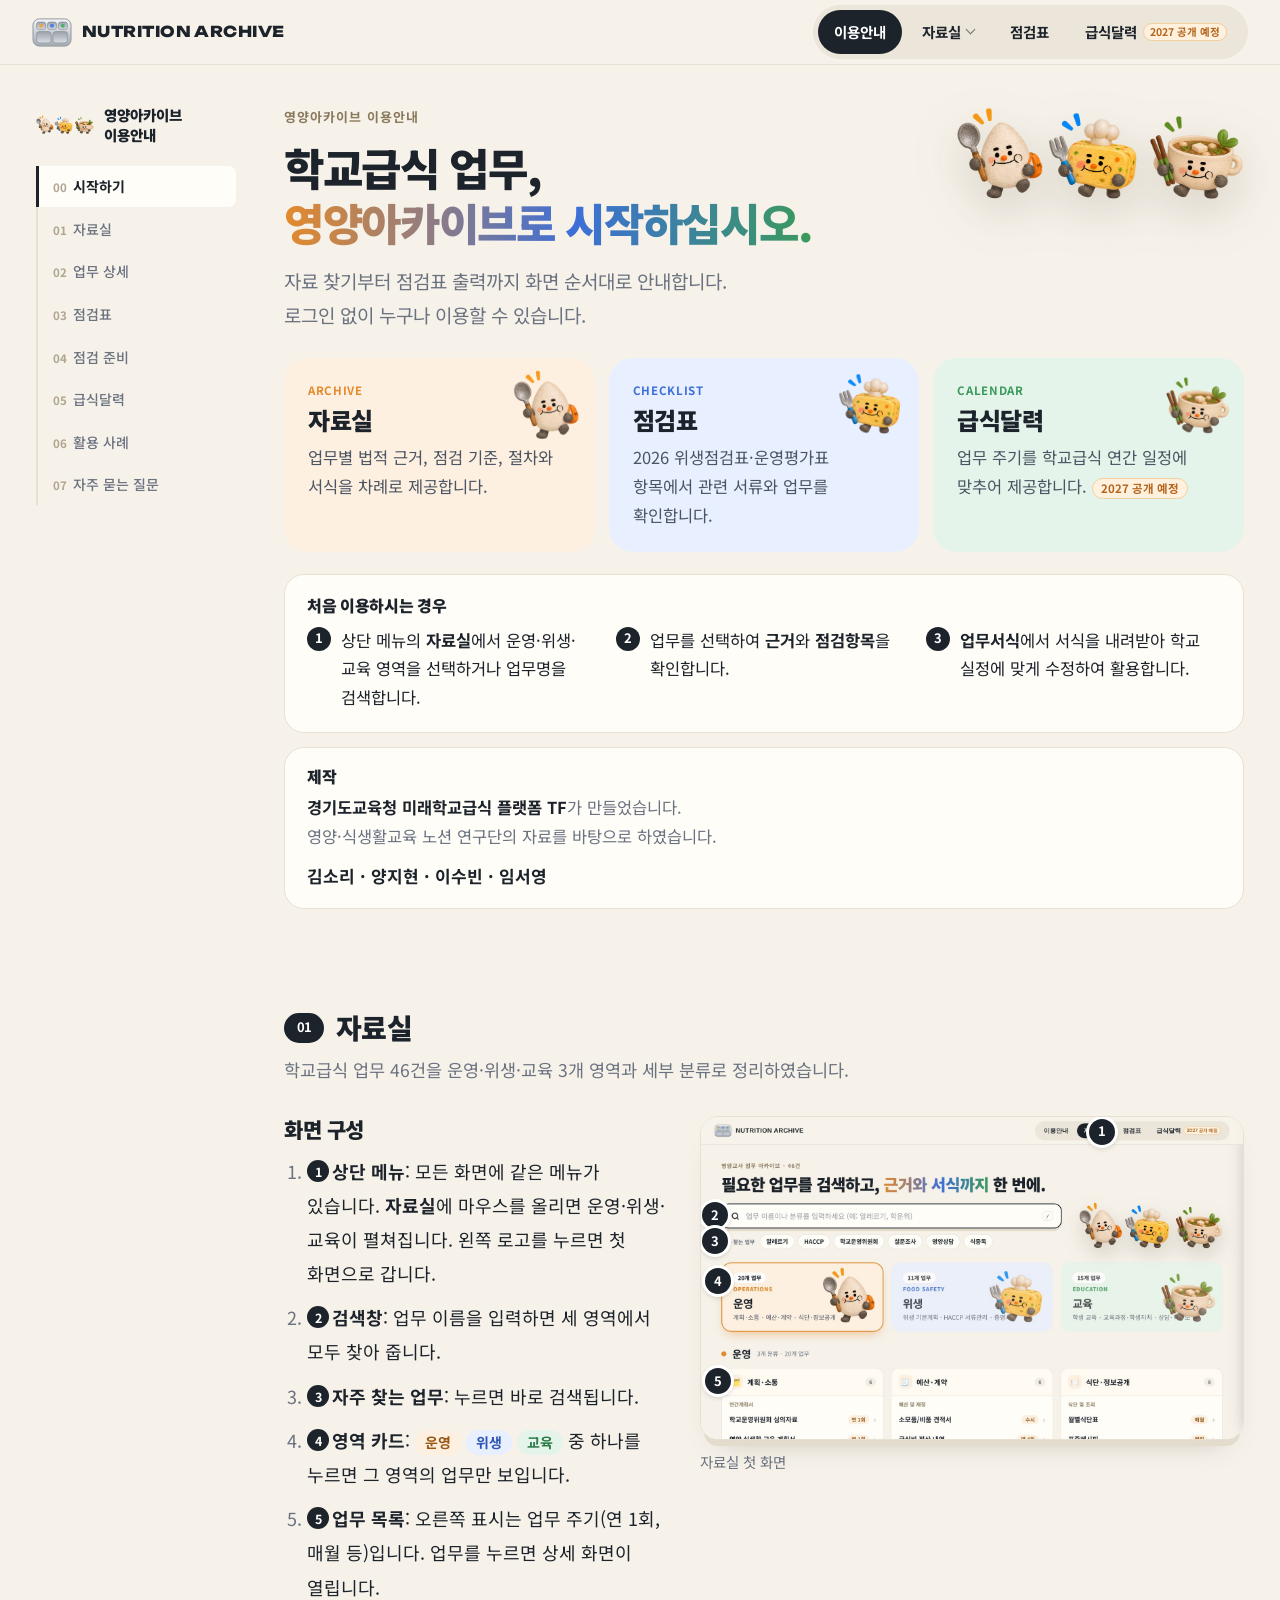
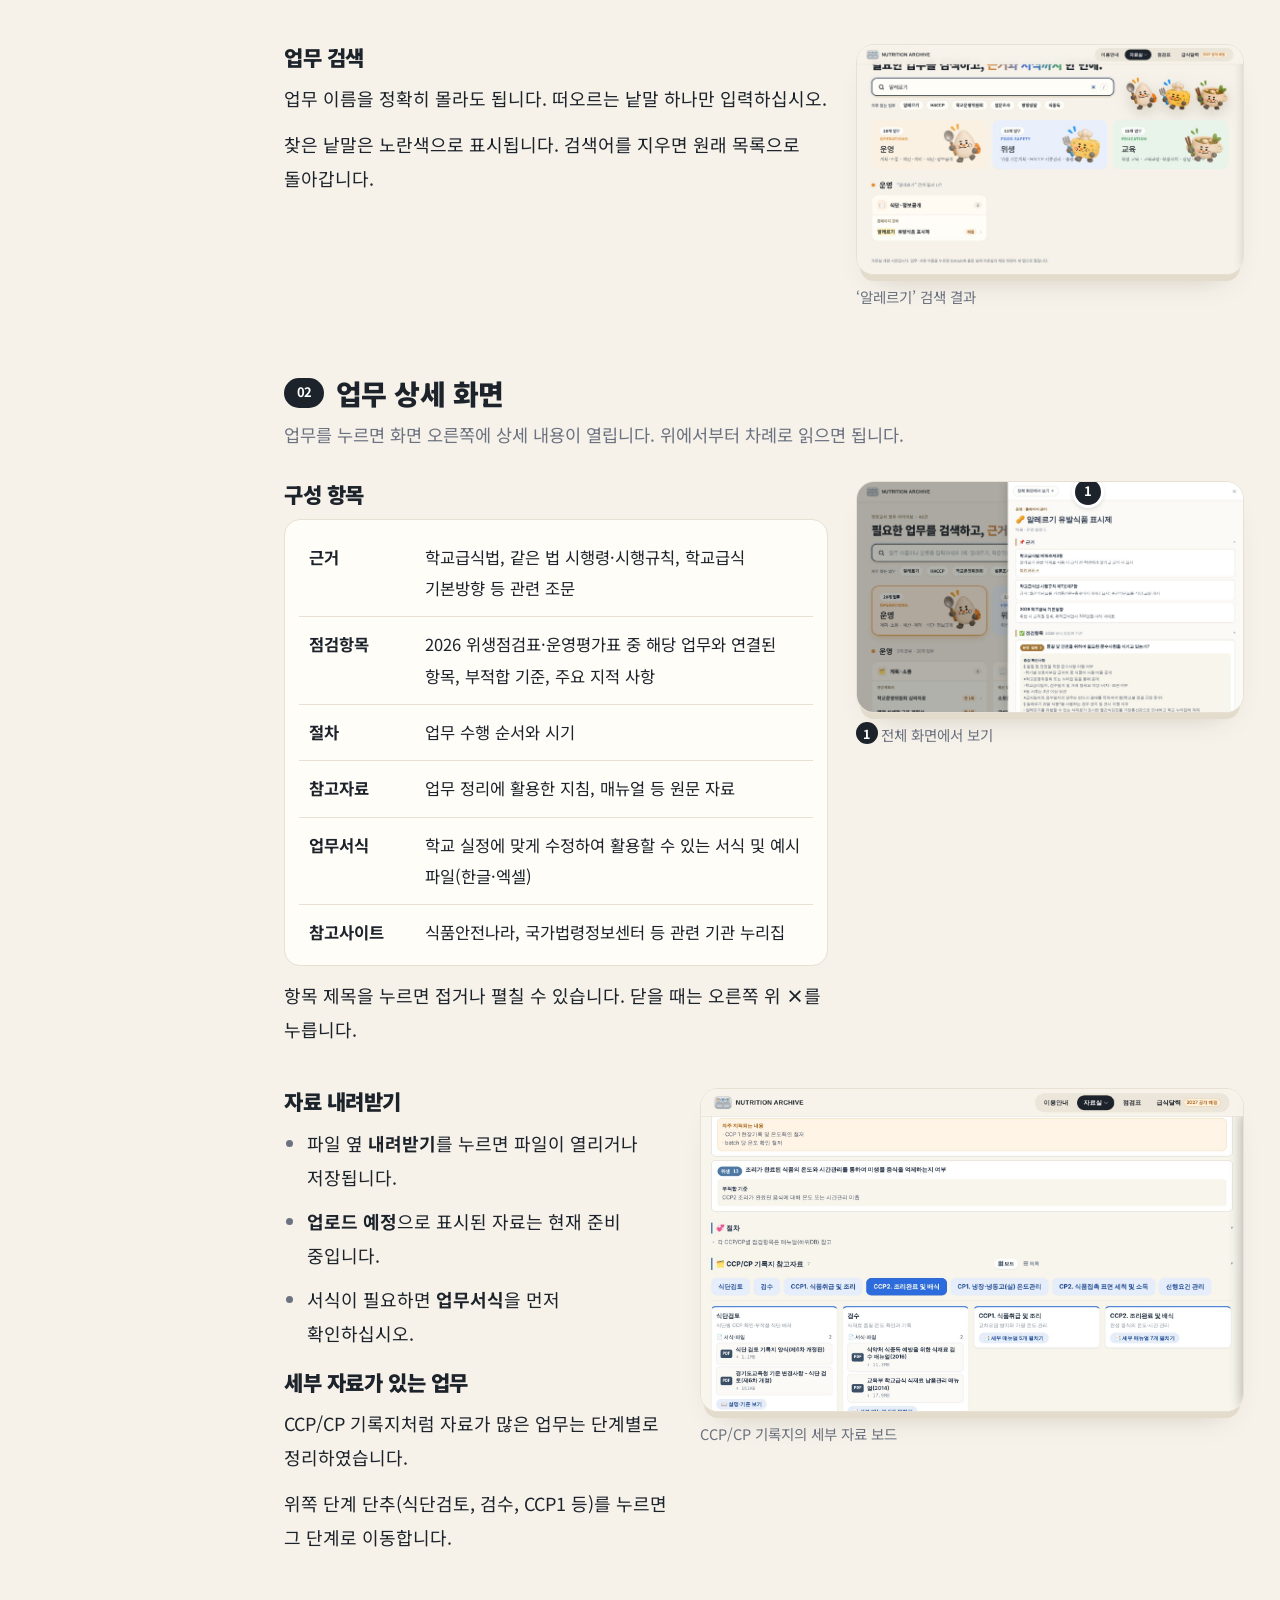
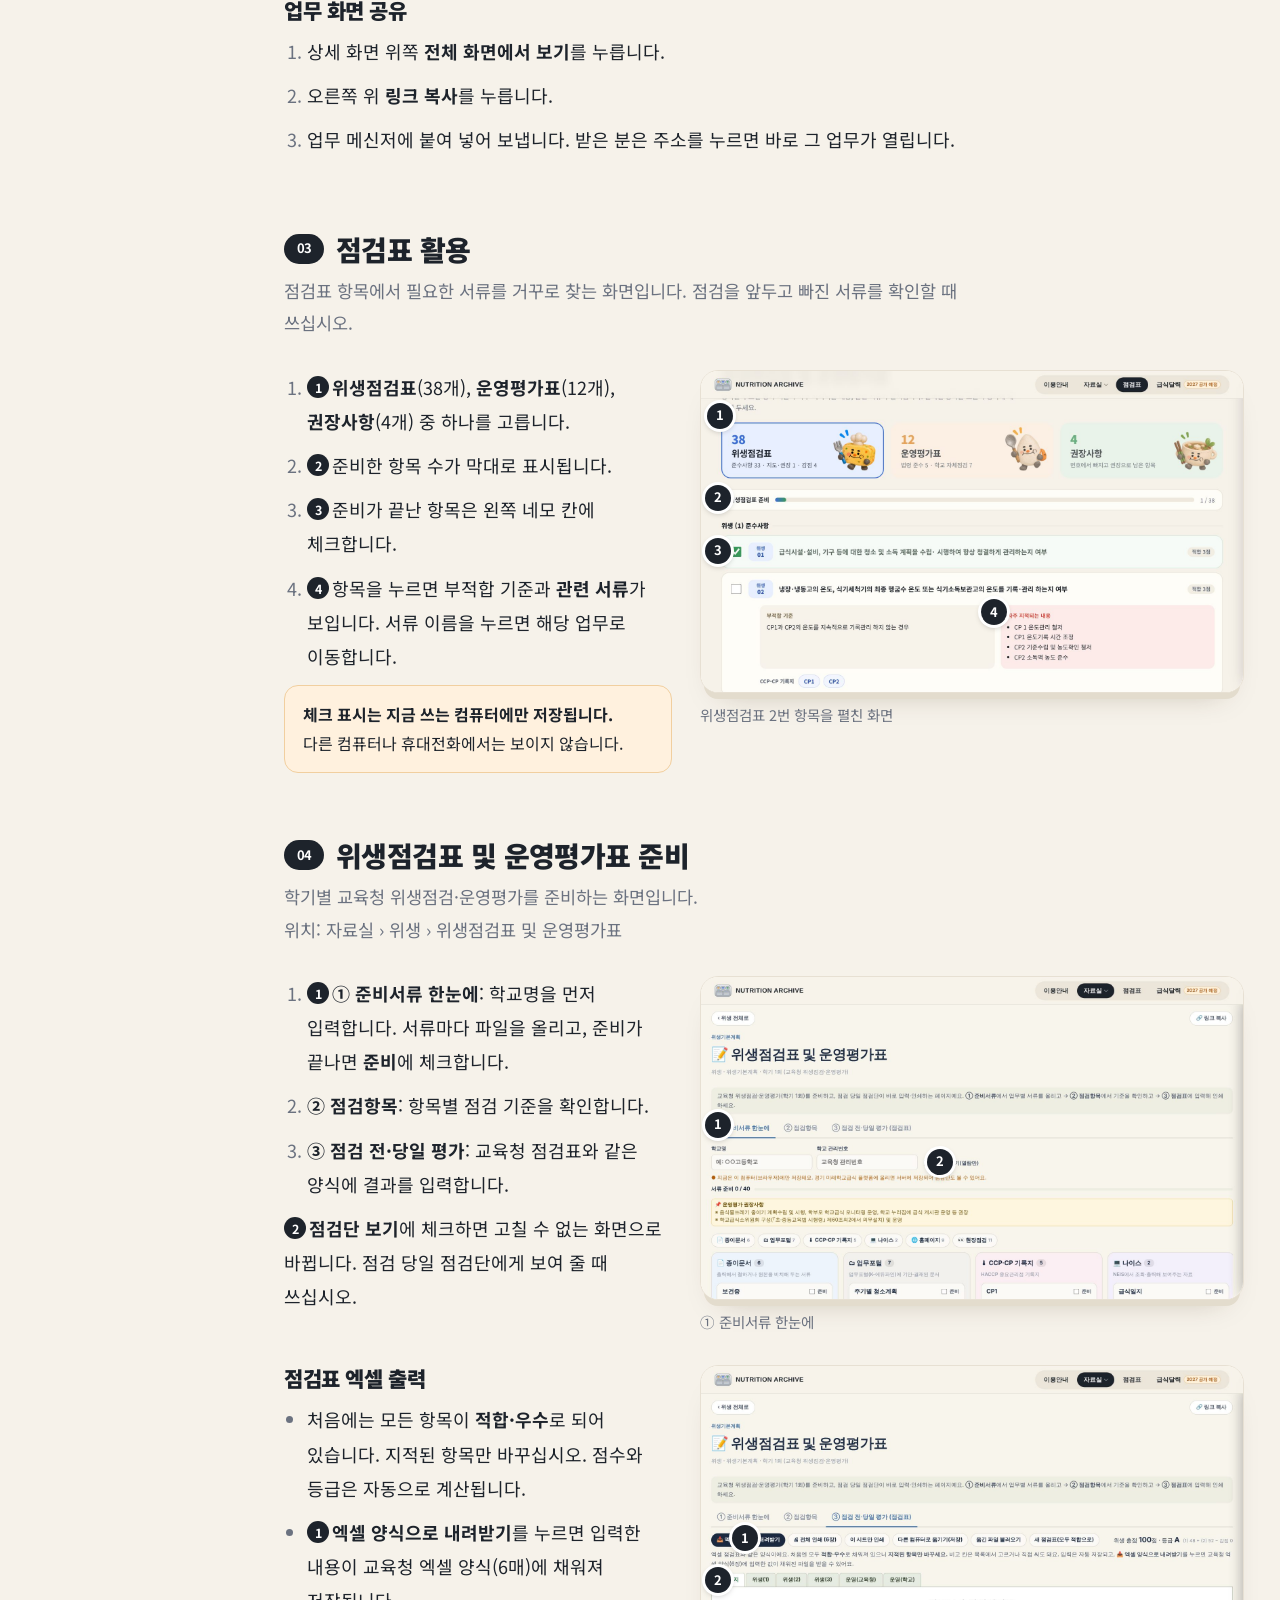
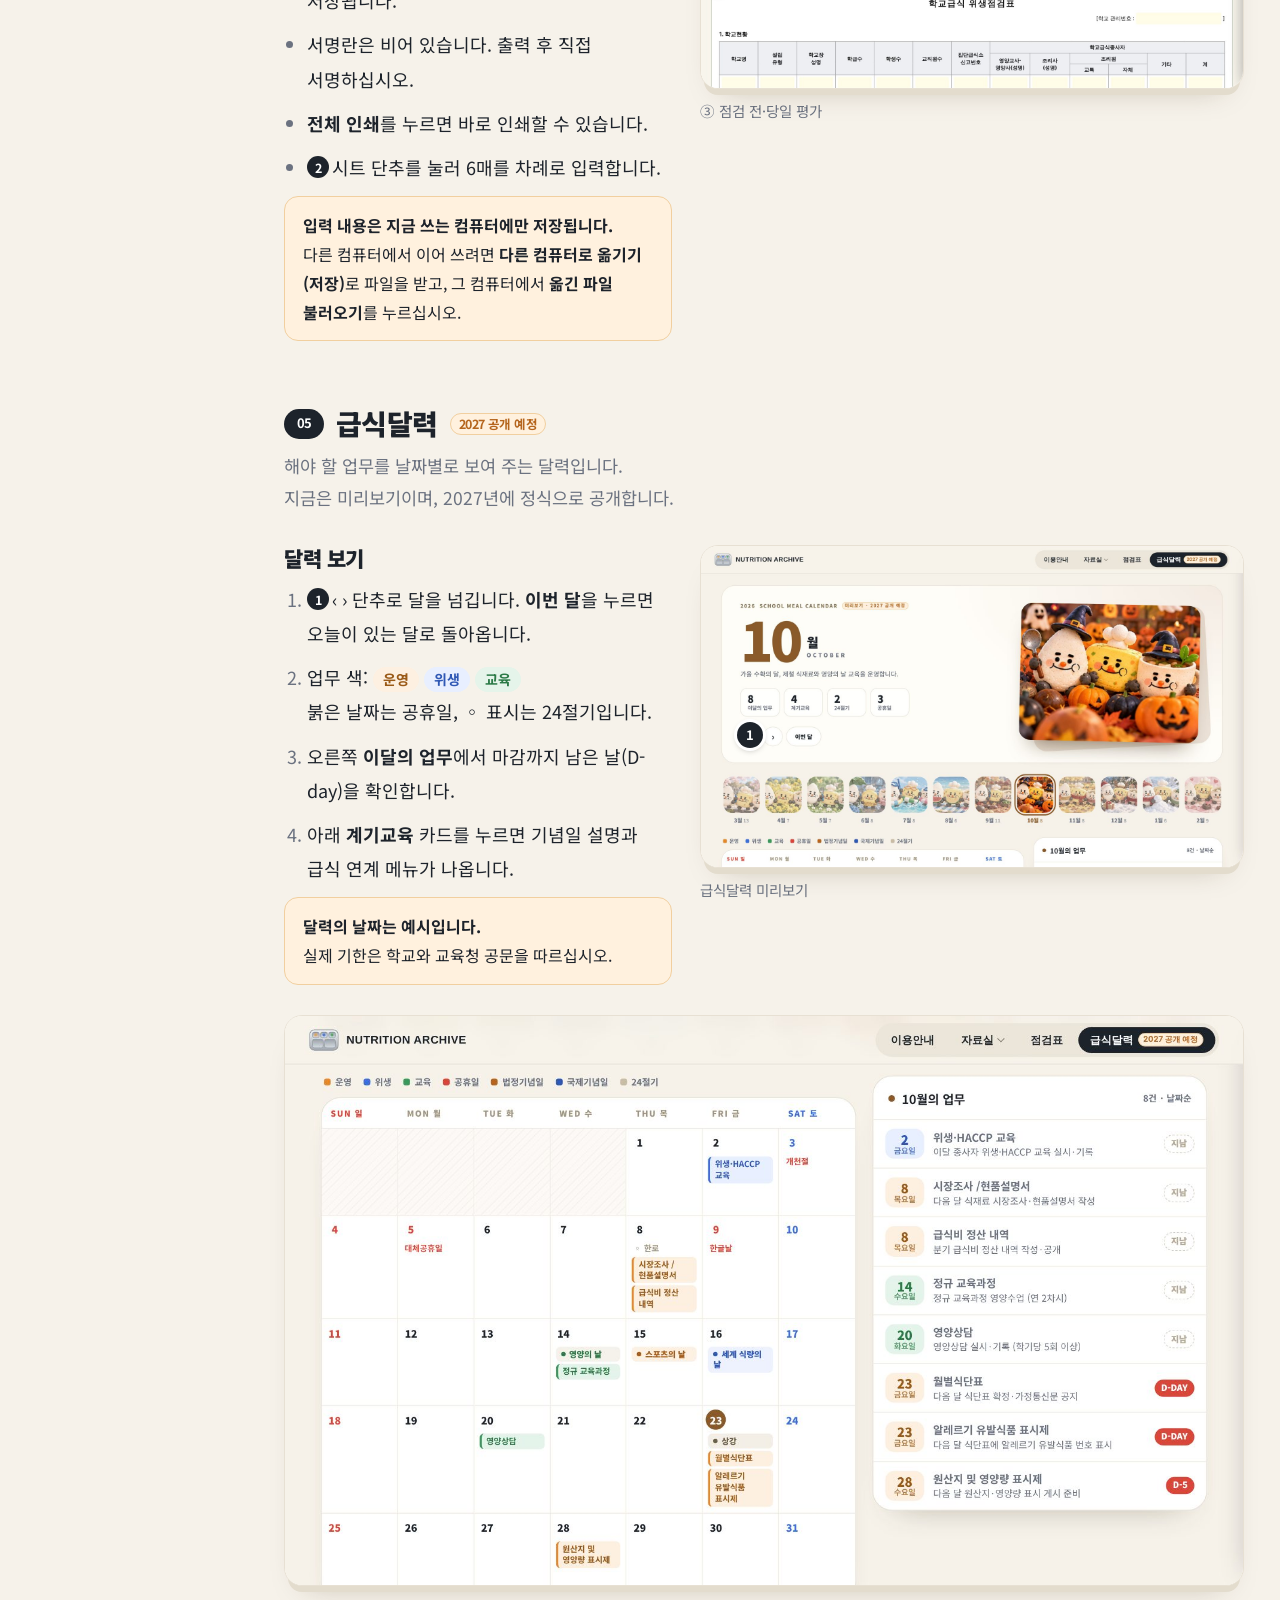
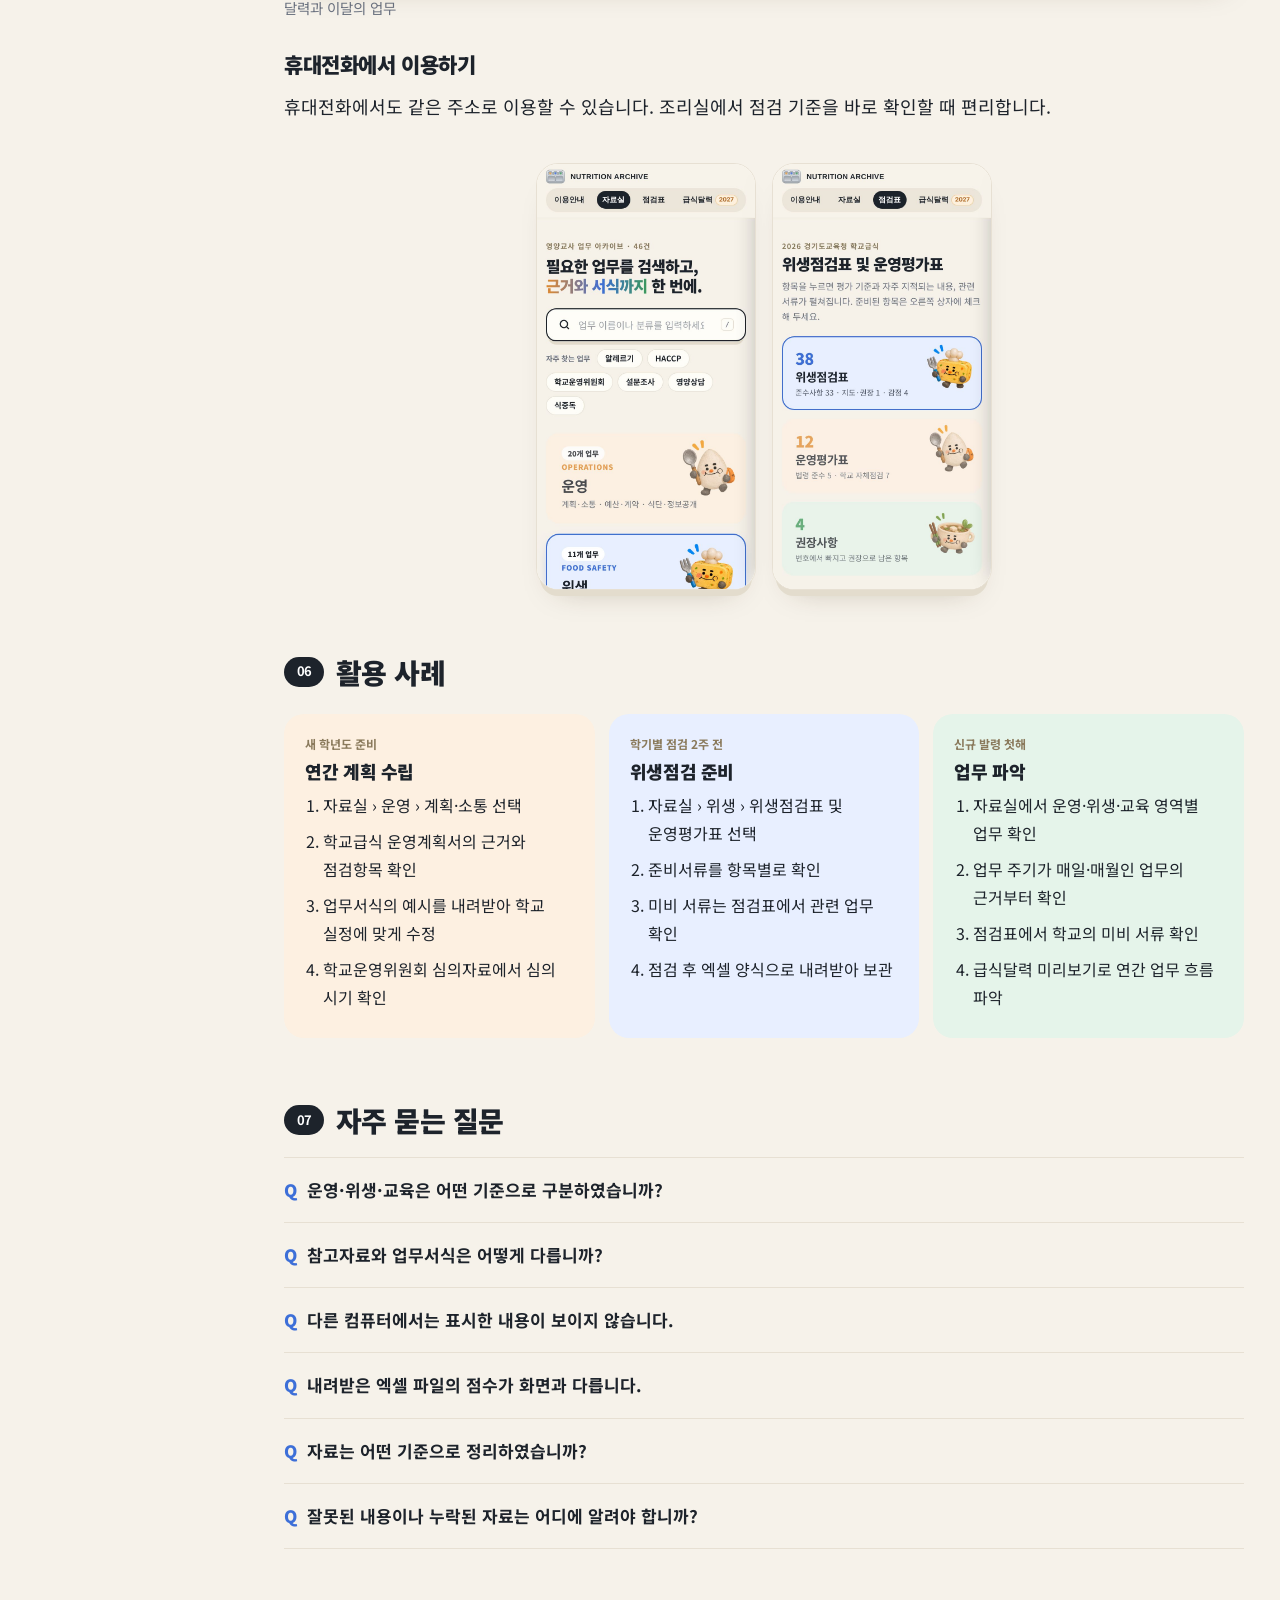
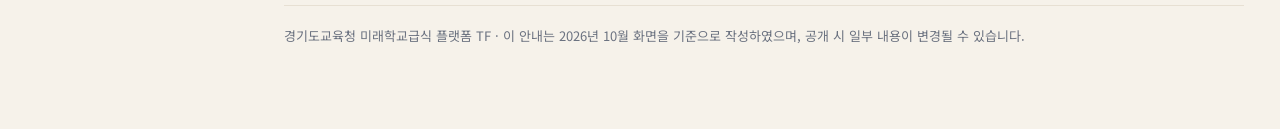
<file: guide.html>
<!doctype html> <html lang="ko"> <head> <meta charset="utf-8"> <meta name="viewport" content="width=device-width,initial-scale=1"> <title>영양아카이브 이용안내</title> <meta name="claude:viewport-fit-sides" content="cover"> <link rel="preconnect" href="https://fonts.googleapis.com"> <link rel="stylesheet" href="https://fonts.googleapis.com/css2?family=Noto+Sans+KR:wght@400;500;700;900&display=swap"> <style>:root{--bg:#f3f1ec;--paper:#fbfaf7;--ink:#1d2733;--muted:#5f6a72;--line:#dcd8cf;--green:#0b7a52;--green-soft:#e2f1e9;--blue:#2756d8;--blue-soft:#e6ecfb;--orange:#c0581f;--orange-soft:#fbeadf;--pin:#c0392b;--note:#fff4dc;--note-line:#ecd29a;--f-display:"IBM Plex Sans KR","Noto Sans KR",system-ui,sans-serif;--f-body:"Noto Sans KR",system-ui,-apple-system,"Apple SD Gothic Neo","Malgun Gothic",sans-serif;--f-mono:"IBM Plex Mono",ui-monospace,Menlo,monospace}@media (prefers-color-scheme:dark){:root:not([data-theme=light]){--bg:#15191d;--paper:#1d2227;--ink:#e7e9ea;--muted:#9aa4ab;--line:#333b42;--green:#4cc196;--green-soft:#1d3a2f;--blue:#86a6ff;--blue-soft:#1f2a47;--orange:#f0965f;--orange-soft:#3e2a1d;--pin:#ff7a6b;--note:#3a3220;--note-line:#6b5a32;color-scheme:dark}}:root[data-theme=dark]{--bg:#15191d;--paper:#1d2227;--ink:#e7e9ea;--muted:#9aa4ab;--line:#333b42;--green:#4cc196;--green-soft:#1d3a2f;--blue:#86a6ff;--blue-soft:#1f2a47;--orange:#f0965f;--orange-soft:#3e2a1d;--pin:#ff7a6b;--note:#3a3220;--note-line:#6b5a32;color-scheme:dark}*{box-sizing:border-box}body{margin:0;background:var(--bg);color:var(--ink);font-family:var(--f-body);font-size:16px;line-height:1.7;word-break:keep-all}.wrap{max-width:1180px;margin:0 auto;padding-block:40px 80px;padding-left:max(16px,env(safe-area-inset-left,0px));padding-right:max(16px,env(safe-area-inset-right,0px));display:grid;grid-template-columns:200px minmax(0,1fr);gap:48px}h1,h2,h3{font-family:var(--f-display);text-wrap:balance;line-height:1.3;margin:0}a{color:var(--green)}:focus-visible{outline:2px solid var(--green);outline-offset:2px}nav.toc{position:sticky;top:calc(var(--sn-h,65px) + 24px);align-self:start;font-size:14px}.toc .brand{display:flex;align-items:center;gap:10px;margin-bottom:22px}.toc .mark{width:34px;height:34px;border-radius:9px;background:var(--green);color:#fff;display:grid;place-items:center;font-family:var(--f-display);font-weight:700}.toc .brand b{font-family:var(--f-display);font-size:14px;line-height:1.35}.toc ol{list-style:none;margin:0;padding:0;display:grid;gap:2px;border-left:1px solid var(--line)}.toc a{display:block;padding:5px 0 5px 14px;color:var(--muted);text-decoration:none;margin-left:-1px;border-left:2px solid transparent}.toc a:hover{color:var(--ink)}.toc a.on{color:var(--ink);border-left-color:var(--green);font-weight:500}.toc .num{font-family:var(--f-mono);font-size:12px;margin-right:6px;color:var(--muted)}header.hero{padding-bottom:28px;border-bottom:1px solid var(--line);margin-bottom:8px}.eyebrow{font-family:var(--f-mono);font-size:12.5px;letter-spacing:.06em;color:var(--green);text-transform:uppercase}.hero h1{font-size:clamp(30px,4.4vw,44px);font-weight:700;margin:10px 0 14px}.hero p.lead{font-size:18px;color:var(--muted);max-width:40em;margin:0}.tabs2{display:grid;grid-template-columns:repeat(2,minmax(0,1fr));gap:14px;margin-top:26px}.tabcard{background:var(--paper);border:1px solid var(--line);border-radius:10px;padding:16px 18px}.tabcard h3{font-size:17px;display:flex;gap:8px;align-items:center}.tabcard p{margin:6px 0 0;font-size:14.5px;color:var(--muted)}.tabcard .k{font-family:var(--f-mono);font-size:12px;color:var(--muted);float:right}.quick{margin-top:22px;background:var(--green-soft);border-radius:12px;padding:18px 20px}.quick h3{font-size:16px;margin-bottom:10px}.quick ol{margin:0;padding:0;list-style:none;display:grid;grid-template-columns:repeat(3,minmax(0,1fr));gap:14px;counter-reset:q}.quick li{counter-increment:q;font-size:14.5px;line-height:1.55;position:relative;padding-left:34px}.quick li::before{content:counter(q);position:absolute;left:0;top:0;width:24px;height:24px;border-radius:50%;background:var(--green);color:var(--paper);font-family:var(--f-mono);font-size:13px;display:grid;place-items:center;margin-top:1px}section.part{padding-top:56px;scroll-margin-top:calc(var(--sn-h,65px) + 16px)}.part>h2{font-size:28px;font-weight:700;display:flex;align-items:baseline;gap:12px}.part>h2 .n{font-family:var(--f-mono);font-size:15px;color:var(--green);font-weight:500}.part>p.intro{color:var(--muted);margin:8px 0 0;max-width:42em}.step{display:grid;grid-template-columns:minmax(0,5fr) minmax(0,7fr);gap:28px;margin-top:30px;align-items:start}.step.full{grid-template-columns:minmax(0,1fr)}.step.narrow{grid-template-columns:minmax(0,7fr) minmax(0,5fr)}.txt h3{font-size:19px;font-weight:600;margin-bottom:6px}.txt p{margin:0 0 10px}.txt ol,.txt ul{margin:0 0 10px;padding-left:1.2em}.txt li{margin-bottom:4px}.txt li::marker{color:var(--muted)}kbd{font-family:var(--f-mono);font-size:12.5px;border:1px solid var(--line);border-bottom-width:2px;border-radius:5px;padding:0 6px;background:var(--paper)}.chip{display:inline-block;font-size:13px;font-weight:500;line-height:1.5;padding:1px 9px;border-radius:999px;background:var(--paper);border:1px solid var(--line);white-space:nowrap}.chip.g{background:var(--green-soft);border-color:transparent;color:var(--green)}.chip.b{background:var(--blue-soft);border-color:transparent;color:var(--blue)}.chip.o{background:var(--orange-soft);border-color:transparent;color:var(--orange)}.pinref{display:inline-grid;place-items:center;width:20px;height:20px;border-radius:50%;background:var(--pin);color:#fff;font-family:var(--f-mono);font-size:11.5px;vertical-align:1px;margin-right:3px}figure.shot{margin:0;position:relative}.frame{position:relative;border-radius:10px;overflow:hidden;border:1px solid var(--line);background:var(--paper);box-shadow:0 1px 0 var(--line),0 10px 24px -18px rgba(20,30,40,.45)}.frame img{display:block;width:100%;height:auto}.pin{position:absolute;transform:translate(-50%,-50%);width:26px;height:26px;border-radius:50%;background:var(--pin);color:#fff;font-family:var(--f-mono);font-size:13px;font-weight:500;display:grid;place-items:center;box-shadow:0 0 0 3px rgba(255,255,255,.85),0 2px 6px rgba(0,0,0,.25)}figcaption{font-size:13px;color:var(--muted);margin-top:8px}.phones{display:flex;gap:16px;justify-content:center}.phones .frame{width:min(220px,46%);border-radius:22px}.note{background:var(--note);border:1px solid var(--note-line);border-radius:10px;padding:12px 16px;font-size:14.5px;margin-top:12px}.note b{font-weight:700}.secs{width:100%;border-collapse:collapse;font-size:14.5px;margin-top:6px}.secs td,.secs th{text-align:left;vertical-align:top;padding:9px 10px;border-top:1px solid var(--line)}.secs th{white-space:nowrap;font-weight:500;width:9.5em}.tablebox{overflow-x:auto}.scen{display:grid;grid-template-columns:repeat(3,minmax(0,1fr));gap:14px;margin-top:24px}.scen article{background:var(--paper);border:1px solid var(--line);border-radius:10px;padding:16px 18px}.scen h3{font-size:16px;margin-bottom:8px}.scen ol{margin:0;padding-left:1.15em;font-size:14.5px;line-height:1.6}.scen li{margin-bottom:5px}.scen .who{font-family:var(--f-mono);font-size:12px;color:var(--muted);display:block;margin-bottom:4px}details.faq{border-top:1px solid var(--line);padding:12px 0}details.faq:last-of-type{border-bottom:1px solid var(--line)}details.faq summary{cursor:pointer;font-weight:500;list-style:none;display:flex;gap:10px}details.faq summary::before{content:"Q";font-family:var(--f-mono);color:var(--green);font-weight:500}details.faq summary::-webkit-details-marker{display:none}details.faq p{margin:8px 0 0 22px;color:var(--muted);font-size:15px}footer.foot{margin-top:56px;padding-top:18px;border-top:1px solid var(--line);font-size:13px;color:var(--muted)}@media (max-width:900px){.wrap{grid-template-columns:minmax(0,1fr);gap:0;padding-block:24px 60px}nav.toc{position:static;margin-bottom:20px}.toc ol{display:flex;flex-wrap:wrap;gap:6px;border:0}.toc a{border:1px solid var(--line);border-radius:999px;padding:3px 11px;margin:0;font-size:13px}.toc a.on{border-color:var(--green)}.step,.step.narrow{grid-template-columns:minmax(0,1fr);gap:16px}.quick ol,.scen{grid-template-columns:minmax(0,1fr)}}@media (max-width:560px){.tabs2{grid-template-columns:minmax(0,1fr)}.pin{width:22px;height:22px;font-size:11.5px}}@media (prefers-reduced-motion:no-preference){html{scroll-behavior:smooth}}.tabs3{display:grid;grid-template-columns:repeat(3,minmax(0,1fr));gap:14px;margin-top:26px}.soon{display:inline-block;font-family:var(--f-body);font-size:11.5px;font-weight:700;line-height:1.6;color:var(--orange);background:var(--orange-soft);border-radius:999px;padding:0 8px;vertical-align:middle;white-space:nowrap}.part>h2 .soon{font-size:12.5px}.team{margin-top:14px;border:1px solid var(--line);background:var(--paper);border-radius:12px;padding:16px 20px}.team h3{font-size:16px;margin-bottom:6px}.team p{margin:0;font-size:14.5px;color:var(--muted)}.team p b{color:var(--ink)}.team .names{margin-top:10px;display:flex;flex-wrap:wrap;gap:6px 18px;color:var(--ink);font-weight:700;font-size:15px}.team .names span{display:inline-flex;align-items:center;gap:7px;white-space:nowrap}.team .names em{font-style:normal;font-size:11.5px;font-weight:700;color:var(--green);background:var(--green-soft);border-radius:999px;padding:1px 9px}.quick li,.scen article,.secs td,.tabcard,.txt{overflow-wrap:anywhere}@media (max-width:900px){.tabs3{grid-template-columns:minmax(0,1fr)}}:root,:root[data-theme=dark]{--bg:#f6f2ea;--paper:#fffdf8;--paper2:#fffaf2;--ink:#1d232b;--muted:#6b7280;--line:#e7e0d3;--rice:#e48a2c;--rice-s:#fdf0e1;--rice-d:#9a5a17;--egg:#3d6fd8;--egg-s:#e8efff;--egg-d:#2f58b5;--soup:#3b9a5b;--soup-s:#e5f4ea;--soup-d:#2c7a47;--green:#2c7a47;--green-soft:#e5f4ea;--blue:#2f58b5;--blue-soft:#e8efff;--orange:#9a5a17;--orange-soft:#fdf0e1;--pin:#1d232b;--note:#fff1de;--note-line:#f1cf9f;--f-display:"Noto Sans KR","Apple SD Gothic Neo","Malgun Gothic",sans-serif;--f-body:"Noto Sans KR","Apple SD Gothic Neo","Malgun Gothic",sans-serif;--f-mono:"Noto Sans KR",sans-serif;color-scheme:light}@media (prefers-color-scheme:dark){:root:not([data-theme=light]){--bg:#f6f2ea;--paper:#fffdf8;--ink:#1d232b;--muted:#6b7280;--line:#e7e0d3;--green:#2c7a47;--green-soft:#e5f4ea;--blue:#2f58b5;--blue-soft:#e8efff;--orange:#9a5a17;--orange-soft:#fdf0e1;--pin:#1d232b;--note:#fff1de;--note-line:#f1cf9f;color-scheme:light}}body{-webkit-font-smoothing:antialiased;overflow-x:clip}.wrap{max-width:1240px}h1,h2,h3{letter-spacing:-.02em}a{color:var(--egg-d)}.toc .brand img{width:58px;height:auto;flex:none}.toc .brand b{font-weight:900;font-size:14.5px}.toc ol{border-left:2px solid var(--line)}.toc a{color:var(--muted);font-weight:500;border-left-width:3px;margin-left:-2px;border-radius:0 8px 8px 0}.toc a:hover{color:var(--ink);background:var(--paper)}.toc a.on{color:var(--ink);border-left-color:var(--ink);font-weight:700;background:var(--paper)}.toc .num{font-weight:700;color:#b0a58f;font-size:11.5px}header.hero{position:relative;border-bottom:0}.hero-trio{position:absolute;right:0;top:0;width:min(300px,30%);filter:drop-shadow(0 16px 24px rgba(80,60,30,.18))}.eyebrow{font-size:13px;font-weight:700;letter-spacing:.08em;color:#8a7a5c;text-transform:none}.hero h1{font-size:clamp(30px,3.6vw,44px);font-weight:900;letter-spacing:-.03em;line-height:1.25;max-width:13em}.hero h1 em{font-style:normal;background:linear-gradient(90deg,var(--rice),var(--egg) 55%,var(--soup));-webkit-background-clip:text;background-clip:text;color:transparent}.hero p.lead{font-size:17px;max-width:36em}.tabcard{position:relative;border:2px solid transparent;border-radius:24px;padding:20px 22px;min-height:168px;overflow:hidden}.tabcard.op{background:var(--rice-s)}.tabcard.hy{background:var(--egg-s)}.tabcard.ed{background:var(--soup-s)}.tabcard img{position:absolute;right:12px;top:10px;width:68px;opacity:.95}.tabcard .k,.tabcard h3{padding-right:74px}.secs th{width:7em}.tabcard .k{float:none;display:block;font-size:11.5px;font-weight:700;letter-spacing:.06em;margin-bottom:2px}.tabcard.op .k{color:var(--rice)}.tabcard.hy .k{color:var(--egg)}.tabcard.ed .k{color:var(--soup)}.tabcard h3{font-size:24px;font-weight:900;margin-top:2px}.tabcard p{position:relative;margin-top:8px;color:#4b5563;padding-right:4px}.quick{background:var(--paper);border:1px solid var(--line);border-radius:20px;padding:20px 22px}.quick h3{font-weight:900}.quick li::before{background:var(--ink);color:#fff;font-family:var(--f-body);font-weight:700}.team{border-radius:20px;padding:18px 22px}.team h3{font-weight:900}.team .names em{color:var(--soup-d);background:var(--soup-s)}section.part{padding-top:64px}.part>h2{font-size:28px;font-weight:900;align-items:center}.part>h2 .n{display:inline-grid;place-items:center;min-width:40px;height:30px;border-radius:999px;background:var(--ink);color:#fff;font-size:13px;font-weight:700;padding:0 10px}.txt h3{font-weight:900;font-size:19px}.frame{border-radius:18px;border-color:var(--line);box-shadow:0 10px 0 -4px #e3dccd,0 18px 30px -22px rgba(60,40,10,.35)}.pin{background:var(--ink);box-shadow:0 0 0 3px #fff,0 2px 6px rgba(0,0,0,.3);font-family:var(--f-body);font-weight:700}.pinref{background:var(--ink);font-family:var(--f-body);font-weight:700}.chip{font-weight:700}.chip.o{background:var(--rice-s);color:var(--rice-d)}.chip.b{background:var(--egg-s);color:var(--egg-d)}.chip.g{background:var(--soup-s);color:var(--soup-d)}.note{border-radius:14px}kbd{font-family:var(--f-body);font-weight:700}.secs th{font-weight:700}.tablebox{background:var(--paper);border:1px solid var(--line);border-radius:16px;padding:4px 14px}.secs tr:first-child td,.secs tr:first-child th{border-top:0}.scen article{border-radius:20px;padding:18px 20px}.scen article:first-child{background:var(--rice-s);border-color:transparent}.scen article:nth-child(2){background:var(--egg-s);border-color:transparent}.scen article:nth-child(3){background:var(--soup-s);border-color:transparent}.scen .who{font-family:var(--f-body);font-weight:700;color:#8a7a5c}.scen h3{font-weight:900}details.faq summary{font-weight:700}details.faq summary::before{font-family:var(--f-body);font-weight:900;color:var(--egg)}.soon{color:#b5651d;background:#fff1de;border:1px solid #f1cf9f}@media (max-width:900px){.hero-trio{position:static;display:block;width:200px;margin:0 0 6px}.tabcard{min-height:0}.toc .brand img{width:46px}}body{font-size:18px;line-height:1.9}.hero p.lead{font-size:19px;line-height:1.8}.part>p.intro{font-size:17.5px;line-height:1.85}.txt h3{font-size:21px;margin-bottom:10px}.txt p{margin:0 0 12px}.txt li{margin-bottom:10px}.txt ol,.txt ul{padding-left:1.3em}.quick li,.tabcard p,.team p{font-size:16.5px;line-height:1.75}.team .names{font-size:17px}.secs{font-size:16.5px}.secs td,.secs th{padding:12px 10px}.note{font-size:16px;line-height:1.8;padding:14px 18px}.scen ol{font-size:16px;line-height:1.75}.scen li{margin-bottom:8px}.scen h3{font-size:18px}details.faq{padding:16px 0}details.faq summary{font-size:17px}details.faq p{font-size:16.5px;line-height:1.8}figcaption{font-size:14.5px}.toc{font-size:15px}.toc a{padding:7px 0 7px 14px}.pinref{width:22px;height:22px;font-size:12.5px;vertical-align:2px}.chip{font-size:14px}@media (max-width:560px){body{font-size:17px}.hero p.lead{font-size:17.5px}.txt h3{font-size:19.5px}}</style> </head> <body> <header id="siteNav" data-theme="light" data-active="guide"></header> <script src="nav.js"></script> <div class="wrap"> <nav class="toc" aria-label="목차"> <div class="brand"><img src="assets/trio-cut.png" alt=""><b>영양아카이브<br>이용안내</b></div> <ol> <li><a href="#start"><span class="num">00</span>시작하기</a></li> <li><a href="#archive"><span class="num">01</span>자료실</a></li> <li><a href="#detail"><span class="num">02</span>업무 상세</a></li> <li><a href="#checklist"><span class="num">03</span>점검표</a></li> <li><a href="#inspection"><span class="num">04</span>점검 준비</a></li> <li><a href="#calendar"><span class="num">05</span>급식달력</a></li> <li><a href="#cases"><span class="num">06</span>활용 사례</a></li> <li><a href="#faq"><span class="num">07</span>자주 묻는 질문</a></li> </ol> </nav> <main> <header class="hero" id="start"> <img class="hero-trio" src="assets/trio-cut.png" alt=""> <div class="eyebrow">영양아카이브 이용안내</div> <h1>학교급식 업무,<br><em>영양아카이브로 시작하십시오.</em></h1> <p class="lead">자료 찾기부터 점검표 출력까지 화면 순서대로 안내합니다.<br>로그인 없이 누구나 이용할 수 있습니다.</p> <div class="tabs3"> <div class="tabcard op"><img src="assets/ssal.png" alt=""><span class="k">ARCHIVE</span><h3>자료실</h3><p>업무별 법적 근거, 점검 기준, 절차와 서식을 차례로 제공합니다.</p></div> <div class="tabcard hy"><img src="assets/chan.png" alt=""><span class="k">CHECKLIST</span><h3>점검표</h3><p>2026 위생점검표·운영평가표 항목에서 관련 서류와 업무를 확인합니다.</p></div> <div class="tabcard ed"><img src="assets/kkuk.png" alt=""><span class="k">CALENDAR</span><h3>급식달력</h3><p>업무 주기를 학교급식 연간 일정에 맞추어 제공합니다. <span class="soon">2027 공개 예정</span></p></div> </div> <div class="quick"> <h3>처음 이용하시는 경우</h3> <ol> <li>상단 메뉴의 <b>자료실</b>에서 운영·위생·교육 영역을 선택하거나 업무명을 검색합니다.</li> <li>업무를 선택하여 <b>근거</b>와 <b>점검항목</b>을 확인합니다.</li> <li><b>업무서식</b>에서 서식을 내려받아 학교 실정에 맞게 수정하여 활용합니다.</li> </ol> </div> <div class="team"> <h3>제작</h3> <p><b>경기도교육청 미래학교급식 플랫폼 TF</b>가 만들었습니다.<br>영양·식생활교육 노션 연구단의 자료를 바탕으로 하였습니다.</p> <p class="names"><span>김소리 · 양지현 · 이수빈 · 임서영</span></p> </div> </header> <section class="part" id="archive"> <h2><span class="n">01</span>자료실</h2> <p class="intro">학교급식 업무 46건을 운영·위생·교육 3개 영역과 세부 분류로 정리하였습니다.</p> <div class="step"> <div class="txt"> <h3>화면 구성</h3> <ol> <li><span class="pinref">1</span><b>상단 메뉴</b>: 모든 화면에 같은 메뉴가 있습니다. <b>자료실</b>에 마우스를 올리면 운영·위생·교육이 펼쳐집니다. 왼쪽 로고를 누르면 첫 화면으로 갑니다.</li> <li><span class="pinref">2</span><b>검색창</b>: 업무 이름을 입력하면 세 영역에서 모두 찾아 줍니다.</li> <li><span class="pinref">3</span><b>자주 찾는 업무</b>: 누르면 바로 검색됩니다.</li> <li><span class="pinref">4</span><b>영역 카드</b>: <span class="chip o">운영</span> <span class="chip b">위생</span> <span class="chip g">교육</span> 중 하나를 누르면 그 영역의 업무만 보입니다.</li> <li><span class="pinref">5</span><b>업무 목록</b>: 오른쪽 표시는 업무 주기(연 1회, 매월 등)입니다. 업무를 누르면 상세 화면이 열립니다.</li> </ol> </div> <figure class="shot"><div class="frame"><img src="assets/guide/arc-top.jpg" alt="자료실 첫 화면. 상단 메뉴, 검색창, 자주 찾는 업무, 운영·위생·교육 카드, 업무 목록" width="1600" height="950" loading="lazy"> <span class="pin" style="left:74%;top:4.5%">1</span> <span class="pin" style="left:2.6%;top:30.5%">2</span> <span class="pin" style="left:2.6%;top:38.6%">3</span> <span class="pin" style="left:3%;top:51%">4</span> <span class="pin" style="left:3%;top:82%">5</span> </div><figcaption>자료실 첫 화면</figcaption></figure> </div> <div class="step narrow"> <div class="txt"> <h3>업무 검색</h3> <p>업무 이름을 정확히 몰라도 됩니다. 떠오르는 낱말 하나만 입력하십시오.</p><p>찾은 낱말은 노란색으로 표시됩니다. 검색어를 지우면 원래 목록으로 돌아갑니다.</p> </div> <figure class="shot"><div class="frame"><img src="assets/guide/arc-search.jpg" alt="검색창에 알레르기를 입력한 결과. 알레르기 유발식품 표시제 1건" width="1600" height="950" loading="lazy"></div><figcaption>‘알레르기’ 검색 결과</figcaption></figure> </div> </section> <section class="part" id="detail"> <h2><span class="n">02</span>업무 상세 화면</h2> <p class="intro">업무를 누르면 화면 오른쪽에 상세 내용이 열립니다. 위에서부터 차례로 읽으면 됩니다.</p> <div class="step narrow"> <div class="txt"> <h3>구성 항목</h3> <div class="tablebox"><table class="secs"> <tr><th>근거</th><td>학교급식법, 같은 법 시행령·시행규칙, 학교급식 기본방향 등 관련 조문</td></tr> <tr><th>점검항목</th><td>2026 위생점검표·운영평가표 중 해당 업무와 연결된 항목, 부적합 기준, 주요 지적 사항</td></tr> <tr><th>절차</th><td>업무 수행 순서와 시기</td></tr> <tr><th>참고자료</th><td>업무 정리에 활용한 지침, 매뉴얼 등 원문 자료</td></tr> <tr><th>업무서식</th><td>학교 실정에 맞게 수정하여 활용할 수 있는 서식 및 예시 파일(한글·엑셀)</td></tr> <tr><th>참고사이트</th><td>식품안전나라, 국가법령정보센터 등 관련 기관 누리집</td></tr> </table></div> <p style="margin-top:12px">항목 제목을 누르면 접거나 펼칠 수 있습니다. 닫을 때는 오른쪽 위 <b>×</b>를 누릅니다.</p> </div> <figure class="shot"><div class="frame"><img src="assets/guide/detail-top.jpg" alt="알레르기 유발식품 표시제 상세 화면. 근거와 점검항목" width="1600" height="950" loading="lazy"> <span class="pin" style="left:60%;top:4%">1</span> </div><figcaption><span class="pinref">1</span>전체 화면에서 보기</figcaption></figure> </div> <div class="step"> <div class="txt"> <h3>자료 내려받기</h3> <ul> <li>파일 옆 <b>내려받기</b>를 누르면 파일이 열리거나 저장됩니다.</li> <li><b>업로드 예정</b>으로 표시된 자료는 현재 준비 중입니다.</li> <li>서식이 필요하면 <b>업무서식</b>을 먼저 확인하십시오.</li> </ul> <h3 style="margin-top:18px">세부 자료가 있는 업무</h3> <p>CCP/CP 기록지처럼 자료가 많은 업무는 단계별로 정리하였습니다.</p><p>위쪽 단계 단추(식단검토, 검수, CCP1 등)를 누르면 그 단계로 이동합니다.</p> </div> <figure class="shot"><div class="frame"><img src="assets/guide/detail-board.jpg" alt="CCP/CP 기록지 참고자료 보드. 단계별 서식 파일 카드" width="1600" height="950" loading="lazy"></div><figcaption>CCP/CP 기록지의 세부 자료 보드</figcaption></figure> </div> <div class="step full"> <div class="txt"> <h3>업무 화면 공유</h3> <ol><li>상세 화면 위쪽 <b>전체 화면에서 보기</b>를 누릅니다.</li><li>오른쪽 위 <b>링크 복사</b>를 누릅니다.</li><li>업무 메신저에 붙여 넣어 보냅니다. 받은 분은 주소를 누르면 바로 그 업무가 열립니다.</li></ol> </div> </div> </section> <section class="part" id="checklist"> <h2><span class="n">03</span>점검표 활용</h2> <p class="intro">점검표 항목에서 필요한 서류를 거꾸로 찾는 화면입니다. 점검을 앞두고 빠진 서류를 확인할 때 쓰십시오.</p> <div class="step"> <div class="txt"> <ol> <li><span class="pinref">1</span><b>위생점검표</b>(38개), <b>운영평가표</b>(12개), <b>권장사항</b>(4개) 중 하나를 고릅니다.</li> <li><span class="pinref">2</span>준비한 항목 수가 막대로 표시됩니다.</li> <li><span class="pinref">3</span>준비가 끝난 항목은 왼쪽 네모 칸에 체크합니다.</li> <li><span class="pinref">4</span>항목을 누르면 부적합 기준과 <b>관련 서류</b>가 보입니다. 서류 이름을 누르면 해당 업무로 이동합니다.</li> </ol> <div class="note"><b>체크 표시는 지금 쓰는 컴퓨터에만 저장됩니다.</b><br>다른 컴퓨터나 휴대전화에서는 보이지 않습니다.</div> </div> <figure class="shot"><div class="frame"><img src="assets/guide/chk.jpg" alt="점검표 화면. 위생점검표·운영평가표·권장사항 카드, 진행 막대, 펼친 항목" width="1600" height="950" loading="lazy"> <span class="pin" style="left:3.5%;top:14%">1</span> <span class="pin" style="left:3%;top:39.5%">2</span> <span class="pin" style="left:3%;top:56%">3</span> <span class="pin" style="left:54%;top:75%">4</span> </div><figcaption>위생점검표 2번 항목을 펼친 화면</figcaption></figure> </div> </section> <section class="part" id="inspection"> <h2><span class="n">04</span>위생점검표 및 운영평가표 준비</h2> <p class="intro">학기별 교육청 위생점검·운영평가를 준비하는 화면입니다.<br>위치: 자료실 › 위생 › 위생점검표 및 운영평가표</p> <div class="step"> <div class="txt"> <ol> <li><span class="pinref">1</span><b>① 준비서류 한눈에</b>: 학교명을 먼저 입력합니다. 서류마다 파일을 올리고, 준비가 끝나면 <b>준비</b>에 체크합니다.</li> <li><b>② 점검항목</b>: 항목별 점검 기준을 확인합니다.</li> <li><b>③ 점검 전·당일 평가</b>: 교육청 점검표와 같은 양식에 결과를 입력합니다.</li> </ol> <p><span class="pinref">2</span><b>점검단 보기</b>에 체크하면 고칠 수 없는 화면으로 바뀝니다. 점검 당일 점검단에게 보여 줄 때 쓰십시오.</p> </div> <figure class="shot"><div class="frame"><img src="assets/guide/insp-prep.jpg" alt="위생점검표 및 운영평가표 화면의 준비서류 탭" width="1600" height="950" loading="lazy"> <span class="pin" style="left:3%;top:46%">1</span> <span class="pin" style="left:44%;top:57.5%">2</span> </div><figcaption>① 준비서류 한눈에</figcaption></figure> </div> <div class="step"> <div class="txt"> <h3>점검표 엑셀 출력</h3> <ul> <li>처음에는 모든 항목이 <b>적합·우수</b>로 되어 있습니다. 지적된 항목만 바꾸십시오. 점수와 등급은 자동으로 계산됩니다.</li> <li><span class="pinref">1</span><b>엑셀 양식으로 내려받기</b>를 누르면 입력한 내용이 교육청 엑셀 양식(6매)에 채워져 저장됩니다.</li> <li>서명란은 비어 있습니다. 출력 후 직접 서명하십시오.</li> <li><b>전체 인쇄</b>를 누르면 바로 인쇄할 수 있습니다.</li> <li><span class="pinref">2</span>시트 단추를 눌러 6매를 차례로 입력합니다.</li> </ul> <div class="note"><b>입력 내용은 지금 쓰는 컴퓨터에만 저장됩니다.</b><br>다른 컴퓨터에서 이어 쓰려면 <b>다른 컴퓨터로 옮기기(저장)</b>로 파일을 받고, 그 컴퓨터에서 <b>옮긴 파일 불러오기</b>를 누르십시오.</div> </div> <figure class="shot"><div class="frame"><img src="assets/guide/insp-sheet.jpg" alt="점검 전·당일 평가 화면. 엑셀 양식으로 내려받기 단추와 위생표지 시트" width="1600" height="950" loading="lazy"> <span class="pin" style="left:8%;top:53.5%">1</span> <span class="pin" style="left:3%;top:66.5%">2</span> </div><figcaption>③ 점검 전·당일 평가</figcaption></figure> </div> </section> <section class="part" id="calendar"> <h2><span class="n">05</span>급식달력 <span class="soon">2027 공개 예정</span></h2> <p class="intro">해야 할 업무를 날짜별로 보여 주는 달력입니다.<br>지금은 미리보기이며, 2027년에 정식으로 공개합니다.</p> <div class="step"> <div class="txt"> <h3>달력 보기</h3> <ol> <li><span class="pinref">1</span>‹ › 단추로 달을 넘깁니다. <b>이번 달</b>을 누르면 오늘이 있는 달로 돌아옵니다.</li> <li>업무 색: <span class="chip o">운영</span> <span class="chip b">위생</span> <span class="chip g">교육</span><br>붉은 날짜는 공휴일, ◦ 표시는 24절기입니다.</li> <li>오른쪽 <b>이달의 업무</b>에서 마감까지 남은 날(D-day)을 확인합니다.</li> <li>아래 <b>계기교육</b> 카드를 누르면 기념일 설명과 급식 연계 메뉴가 나옵니다.</li> </ol> <div class="note"><b>달력의 날짜는 예시입니다.</b><br>실제 기한은 학교와 교육청 공문을 따르십시오.</div> </div> <figure class="shot"><div class="frame"><img src="assets/guide/cal-top.jpg" alt="급식달력 미리보기. 월별 그림과 이달의 업무 수" width="1600" height="950" loading="lazy"> <span class="pin" style="left:9%;top:59%">1</span> </div><figcaption>급식달력 미리보기</figcaption></figure> </div> <div class="step full"> <figure class="shot"><div class="frame"><img src="assets/guide/cal-grid.jpg" alt="달력과 이달의 업무 목록" width="1600" height="950" loading="lazy"></div><figcaption>달력과 이달의 업무</figcaption></figure> </div> <div class="step full"> <div class="txt"> <h3>휴대전화에서 이용하기</h3> <p>휴대전화에서도 같은 주소로 이용할 수 있습니다. 조리실에서 점검 기준을 바로 확인할 때 편리합니다.</p> </div> <div class="phones"> <div class="frame"><img src="assets/guide/m-arc.jpg" alt="휴대전화 화면의 자료실" width="780" height="1520" loading="lazy"></div> <div class="frame"><img src="assets/guide/m-chk.jpg" alt="휴대전화 화면의 점검표" width="780" height="1520" loading="lazy"></div> </div> </div> </section> <section class="part" id="cases"> <h2><span class="n">06</span>활용 사례</h2> <div class="scen"> <article><span class="who">새 학년도 준비</span><h3>연간 계획 수립</h3><ol> <li>자료실 › 운영 › 계획·소통 선택</li> <li>학교급식 운영계획서의 근거와 점검항목 확인</li> <li>업무서식의 예시를 내려받아 학교 실정에 맞게 수정</li> <li>학교운영위원회 심의자료에서 심의 시기 확인</li></ol></article> <article><span class="who">학기별 점검 2주 전</span><h3>위생점검 준비</h3><ol> <li>자료실 › 위생 › 위생점검표 및 운영평가표 선택</li> <li>준비서류를 항목별로 확인</li> <li>미비 서류는 점검표에서 관련 업무 확인</li> <li>점검 후 엑셀 양식으로 내려받아 보관</li></ol></article> <article><span class="who">신규 발령 첫해</span><h3>업무 파악</h3><ol> <li>자료실에서 운영·위생·교육 영역별 업무 확인</li> <li>업무 주기가 매일·매월인 업무의 근거부터 확인</li> <li>점검표에서 학교의 미비 서류 확인</li> <li>급식달력 미리보기로 연간 업무 흐름 파악</li></ol></article> </div> </section> <section class="part" id="faq"> <h2><span class="n">07</span>자주 묻는 질문</h2> <div style="margin-top:18px"> <details class="faq"><summary>운영·위생·교육은 어떤 기준으로 구분하였습니까?</summary><p>학교급식 위생점검표 및 운영평가표의 구분을 따랐습니다.</p></details> <details class="faq"><summary>참고자료와 업무서식은 어떻게 다릅니까?</summary><p>참고자료는 읽어 보는 원문(지침, 매뉴얼 등)입니다. 업무서식은 내려받아 고쳐 쓰는 파일입니다.</p></details> <details class="faq"><summary>다른 컴퓨터에서는 표시한 내용이 보이지 않습니다.</summary><p>체크 표시와 입력 내용은 지금 쓰는 컴퓨터에만 저장됩니다. 점검표 입력 내용은 ‘다른 컴퓨터로 옮기기(저장)’로 옮길 수 있습니다.</p></details> <details class="faq"><summary>내려받은 엑셀 파일의 점수가 화면과 다릅니다.</summary><p>파일을 열면 점수가 다시 계산됩니다. 연 뒤 한 번 저장하십시오. 그래도 다르면 TF로 알려 주십시오.</p></details> <details class="faq"><summary>자료는 어떤 기준으로 정리하였습니까?</summary><p>학교급식법령, 2026학년도 학교급식 기본방향, 학교급식 위생관리지침서(제6차 개정)를 기준으로 하였습니다. 실제 업무에는 최신 공문을 함께 확인하십시오.</p></details> <details class="faq"><summary>잘못된 내용이나 누락된 자료는 어디에 알려야 합니까?</summary><p>경기도교육청 미래학교급식 플랫폼 TF로 알려 주시기 바랍니다. 확인 후 수정하여 반영하겠습니다.</p></details> </div> </section> <footer class="foot">경기도교육청 미래학교급식 플랫폼 TF · 이 안내는 2026년 10월 화면을 기준으로 작성하였으며, 공개 시 일부 내용이 변경될 수 있습니다.</footer> </main> </div> <script>!function(){var e=[].slice.call(document.querySelectorAll(".toc a")),t={};if(e.forEach((function(e){t[e.getAttribute("href").slice(1)]=e})),"IntersectionObserver"in window){var n=new IntersectionObserver((function(n){n.forEach((function(n){if(n.isIntersecting){e.forEach((function(e){e.classList.remove("on")}));var r=t[n.target.id];r&&r.classList.add("on")}}))}),{rootMargin:"-20% 0px -70% 0px"});Object.keys(t).forEach((function(e){var t=document.getElementById(e);t&&n.observe(t)}))}}();</script> </body></html>
</file>
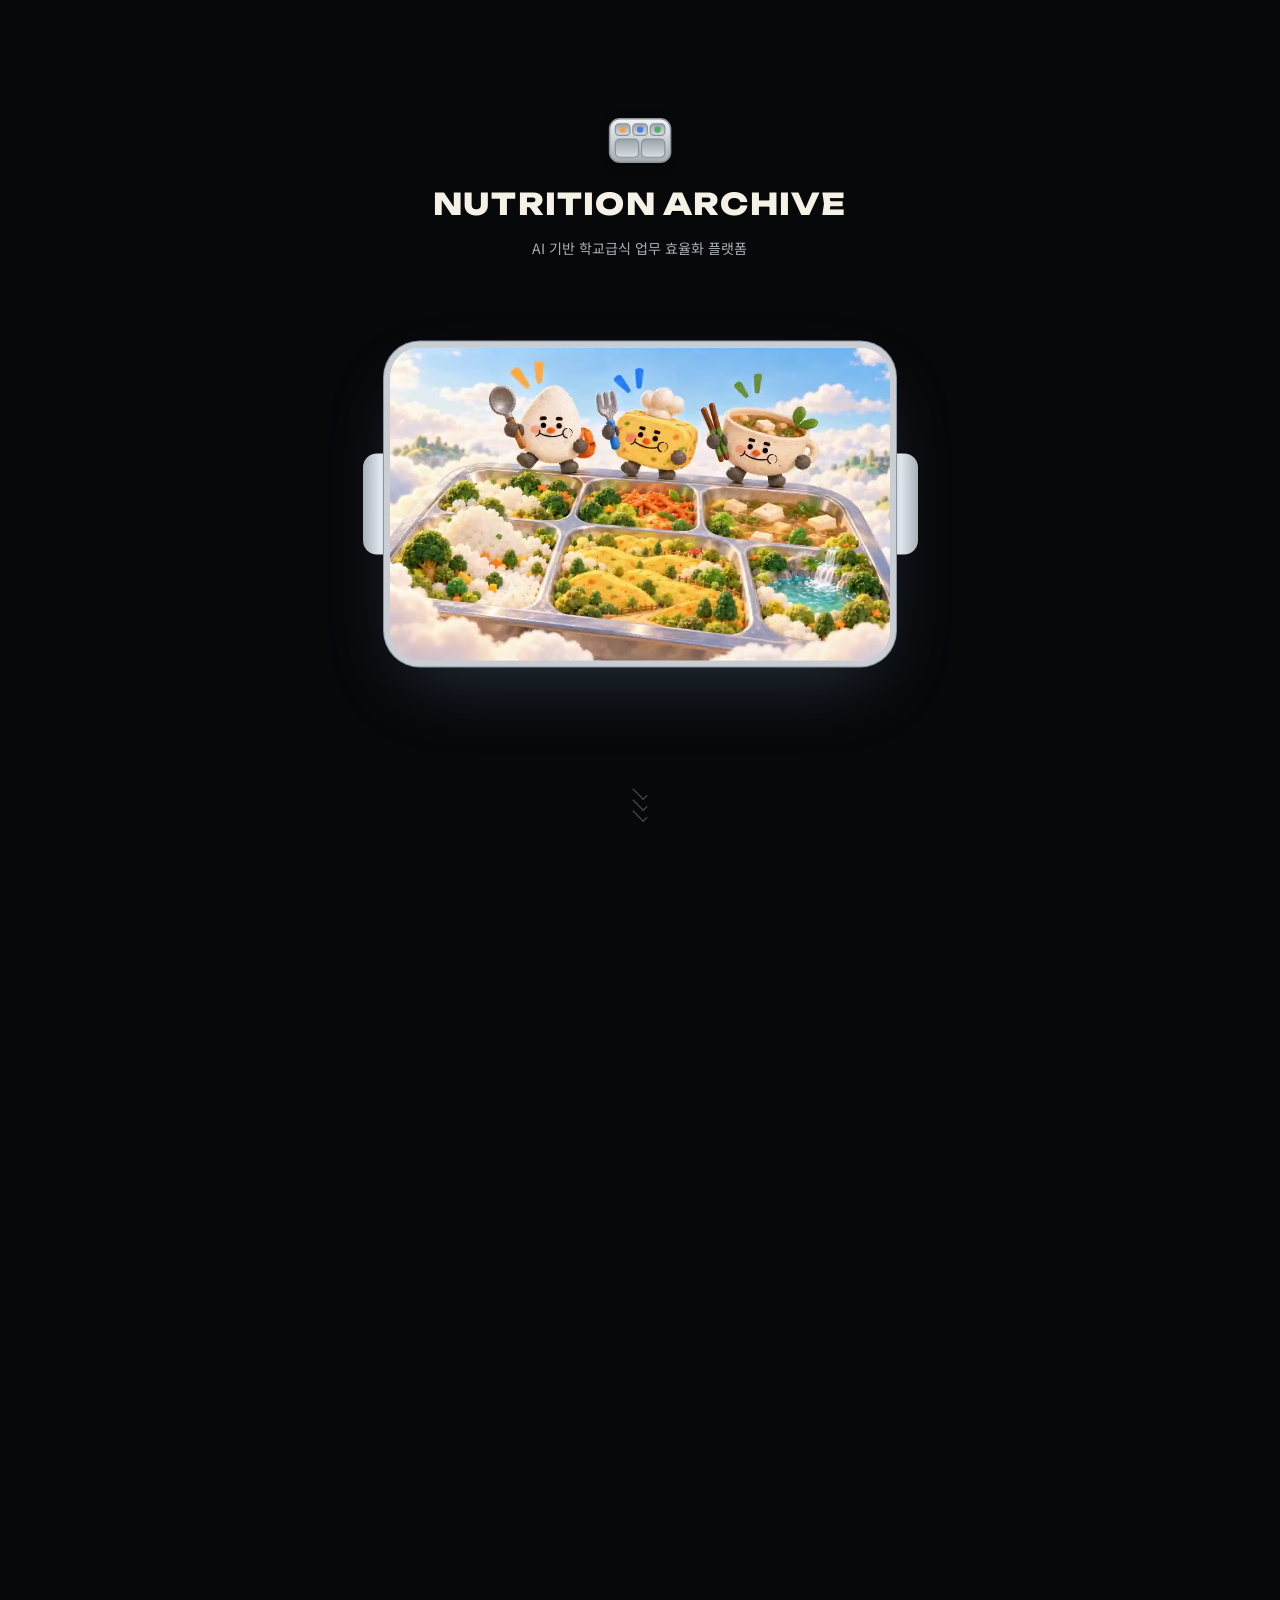
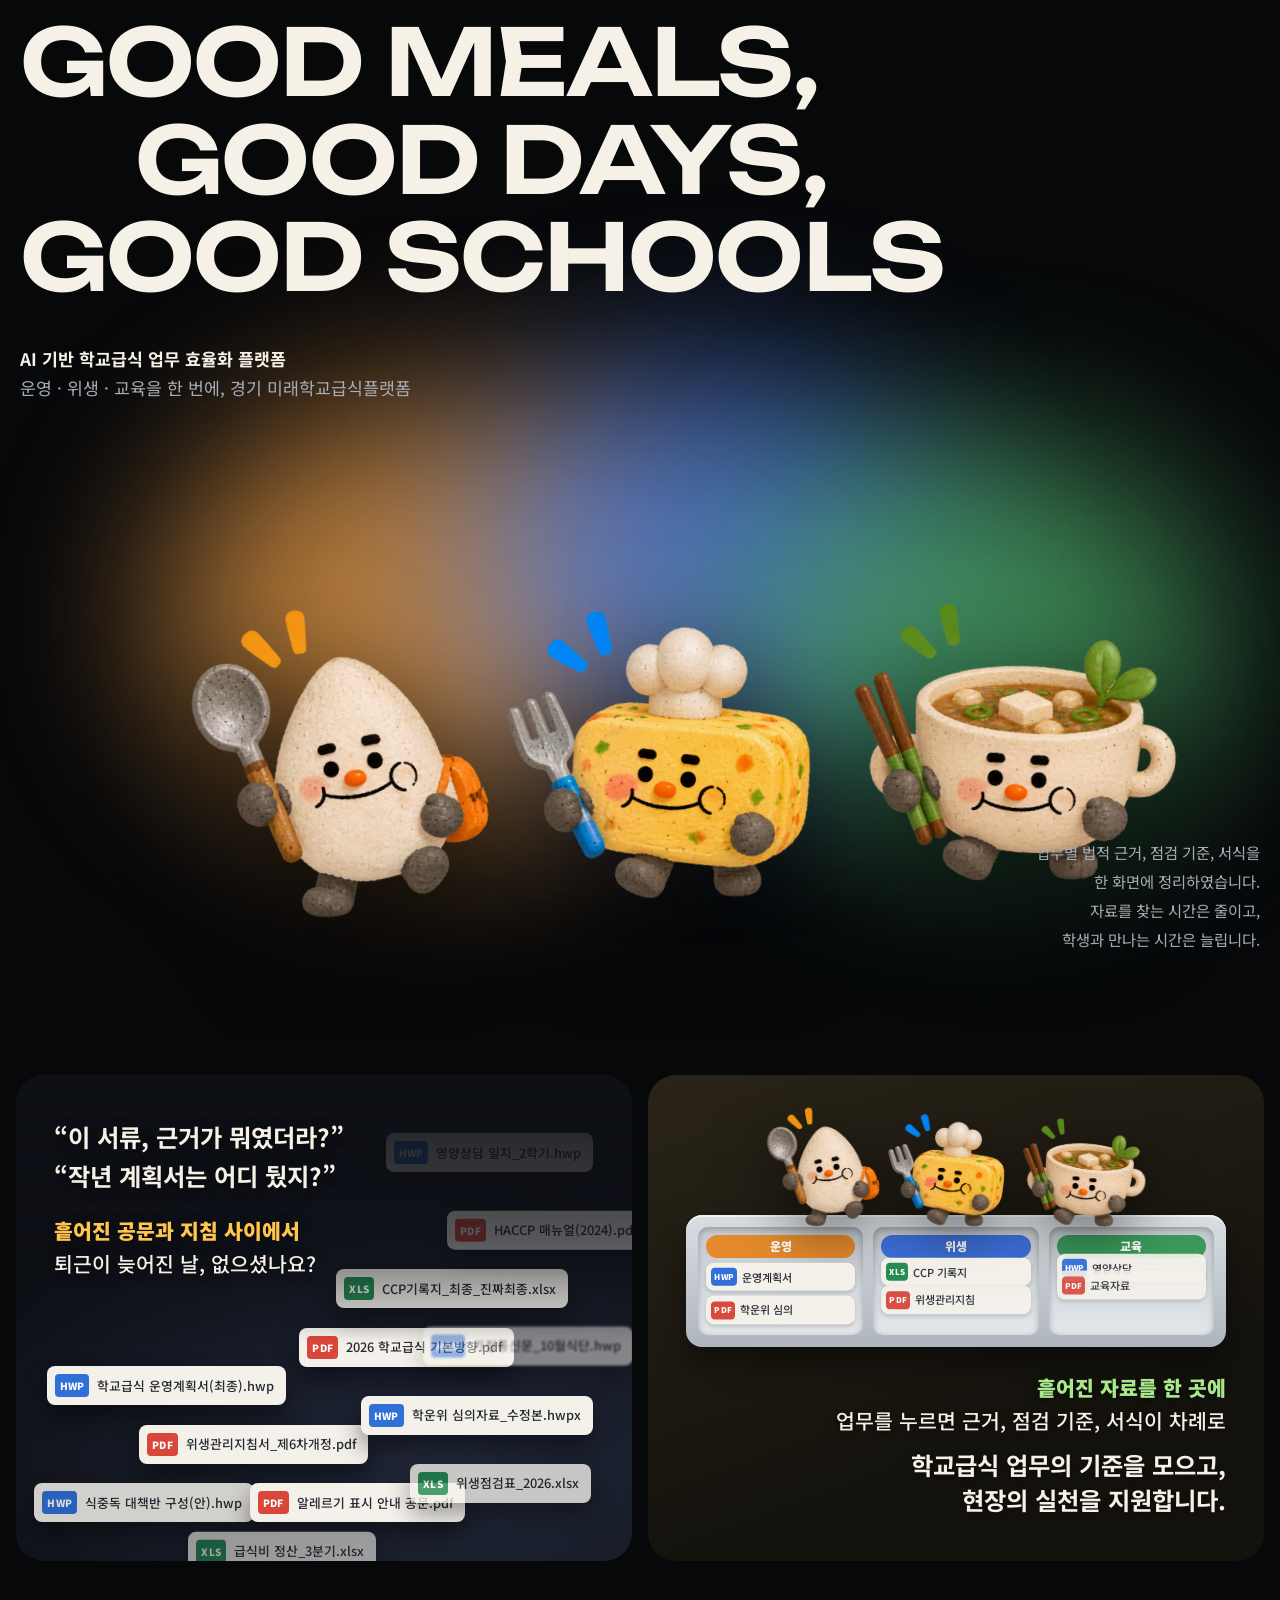
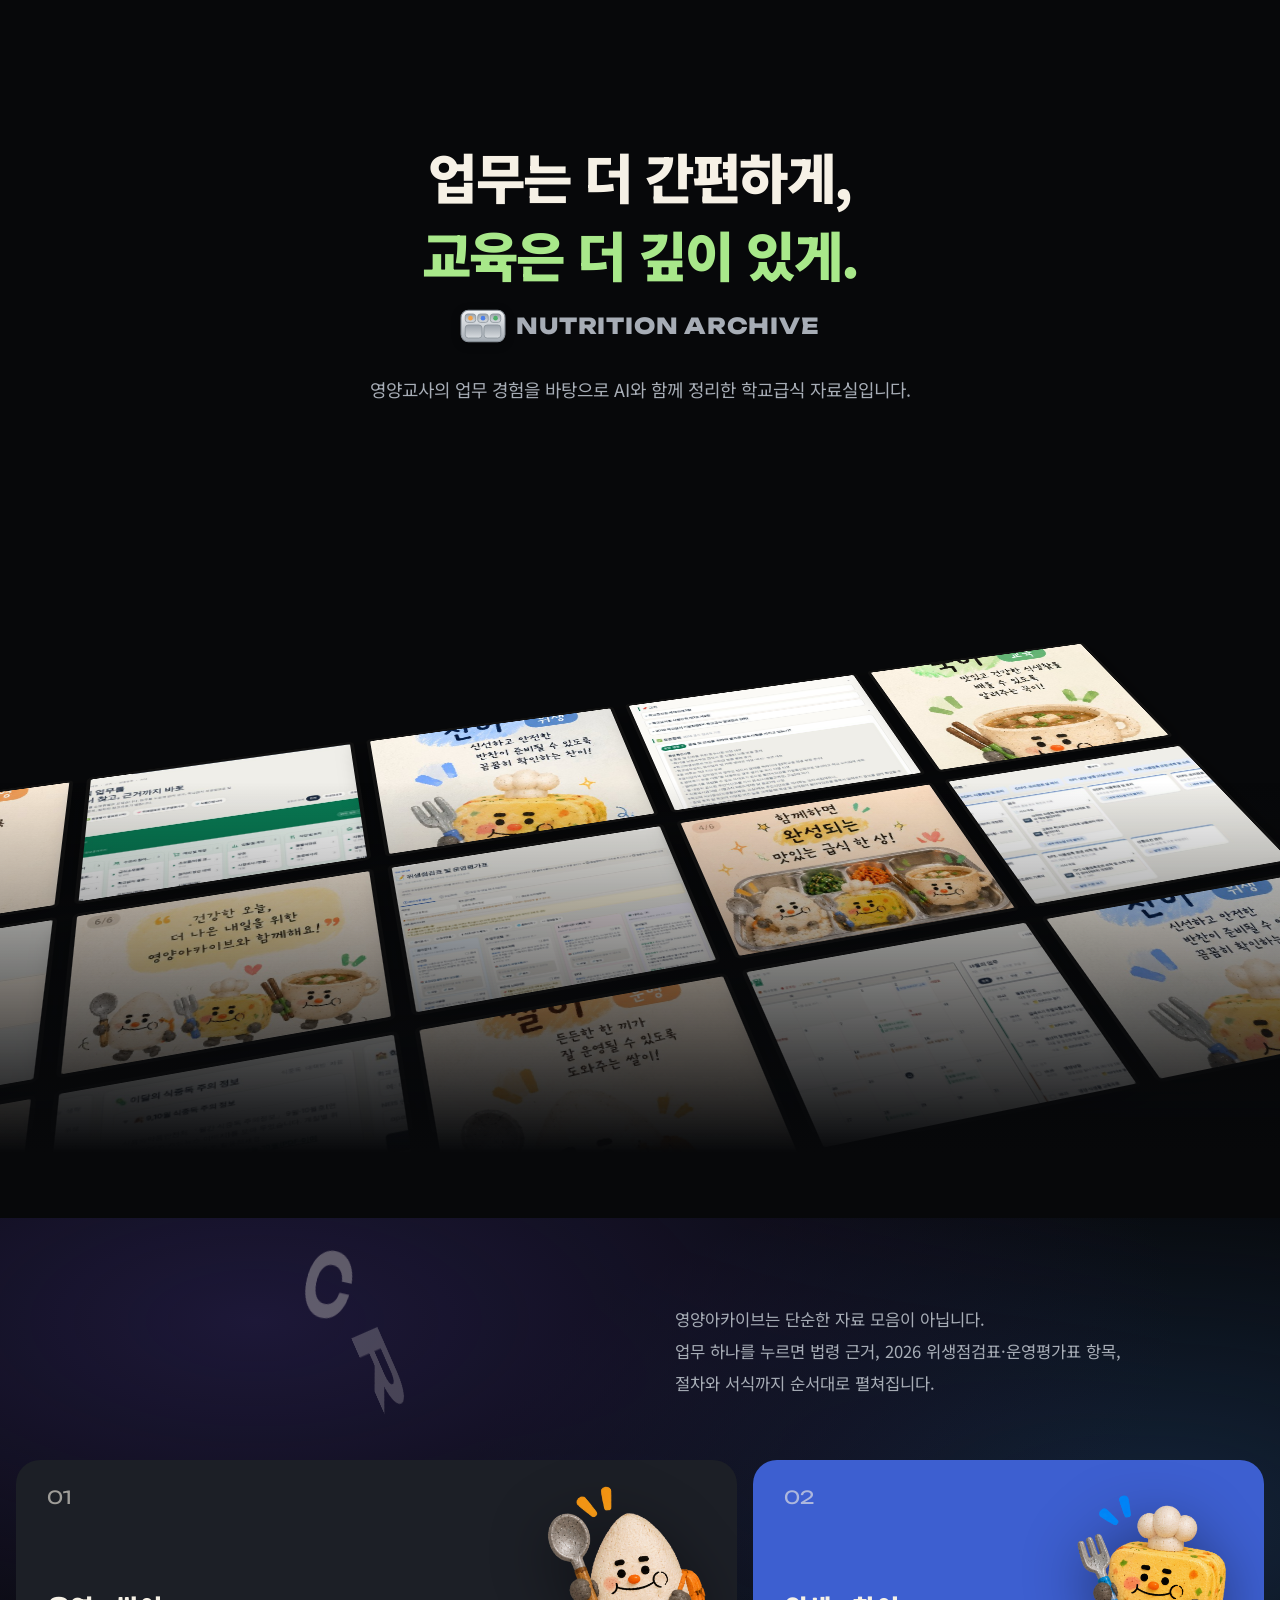
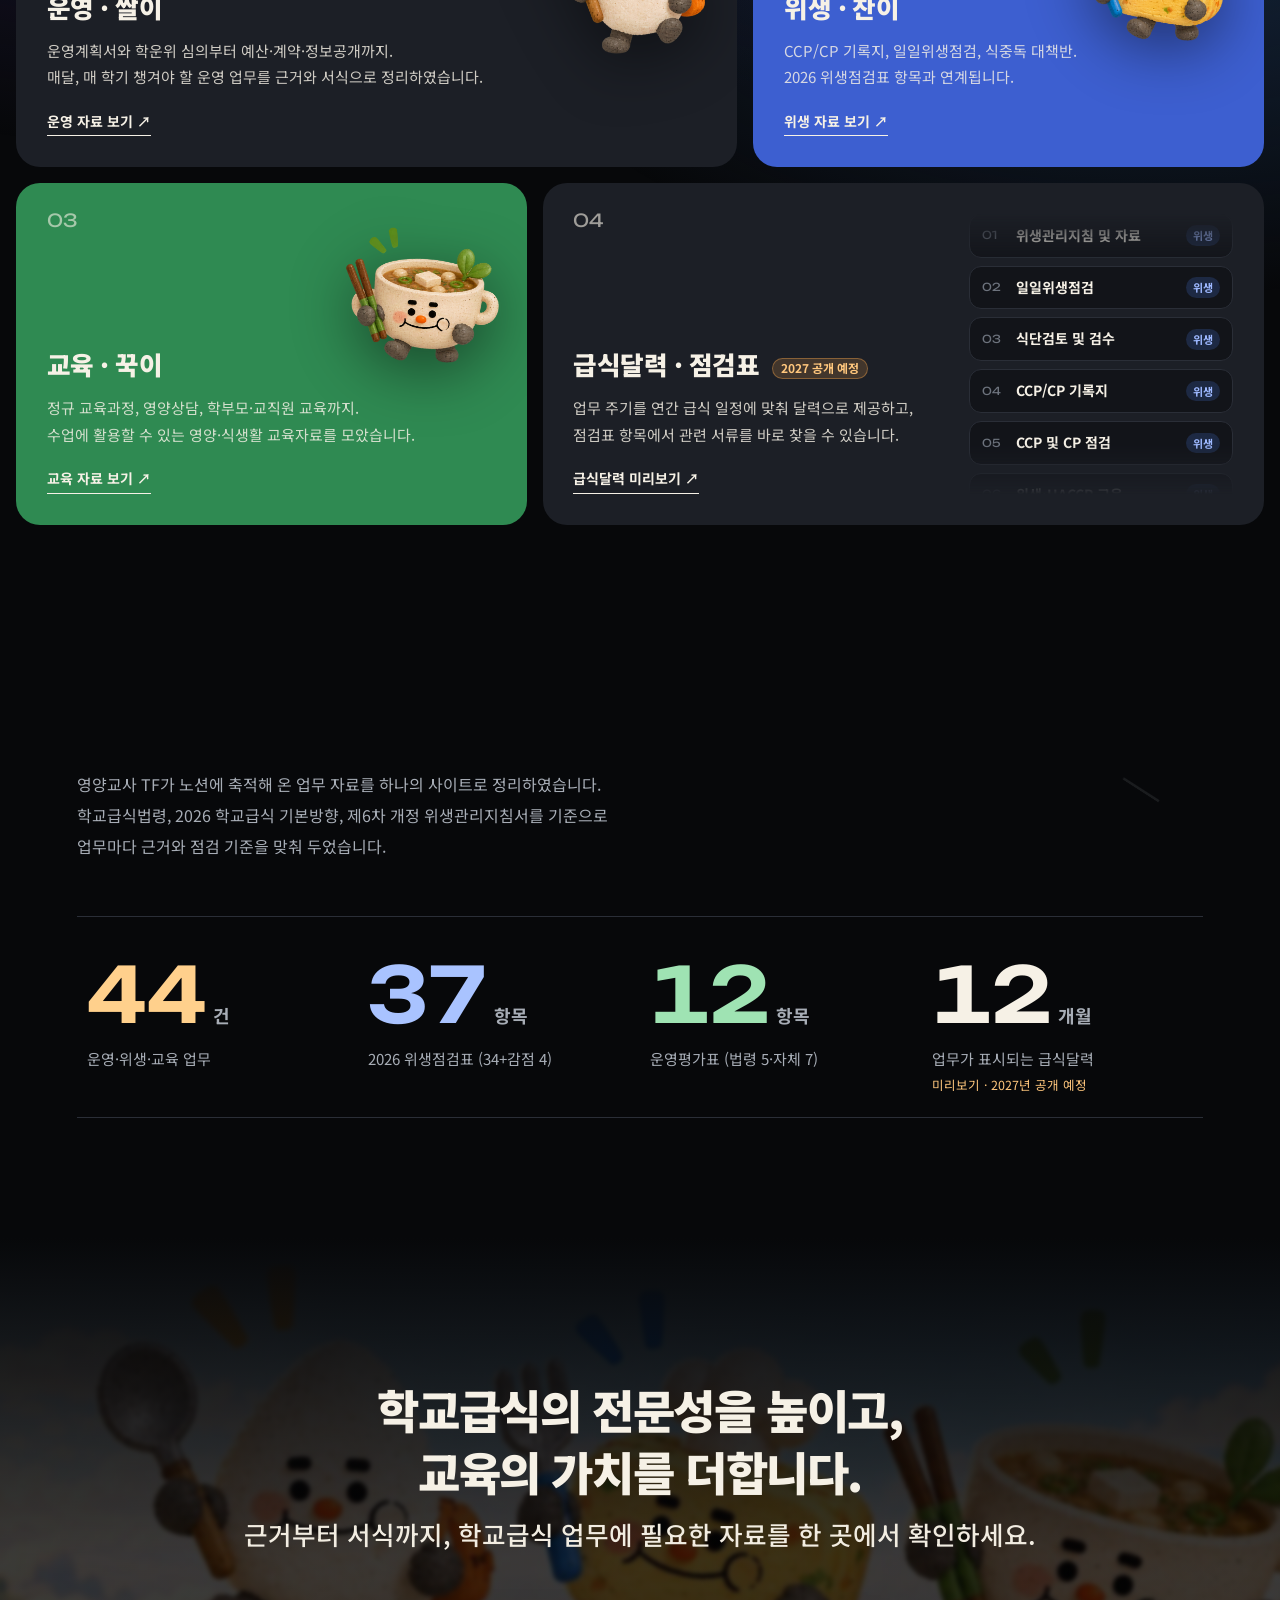
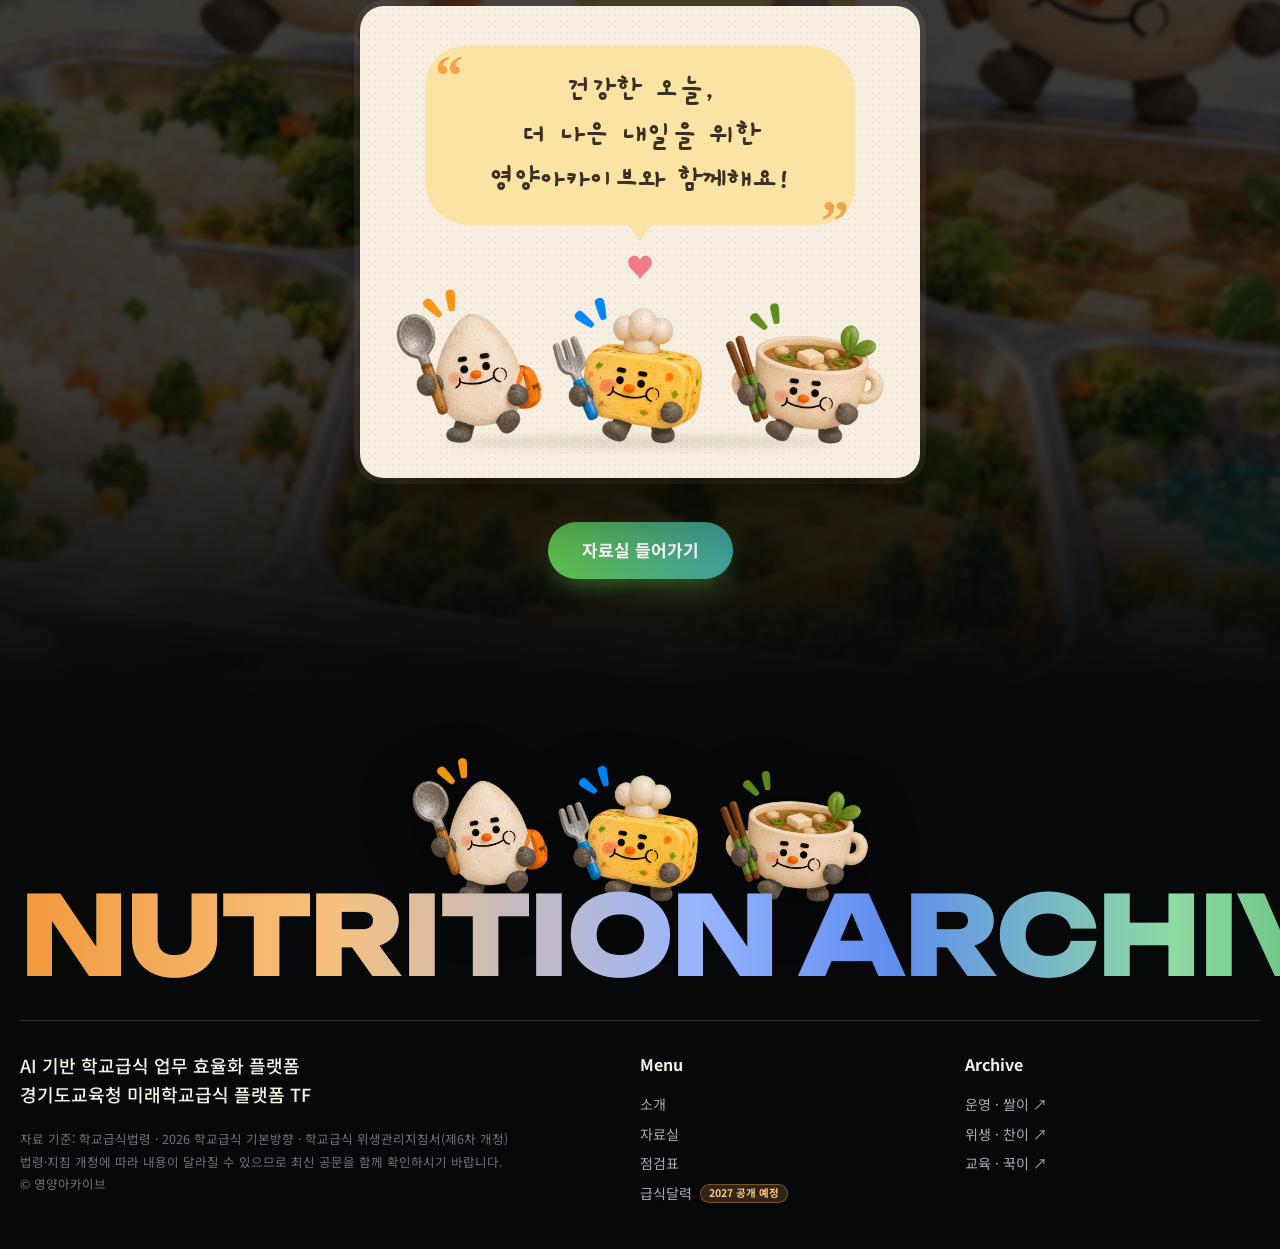
<file: index-v1.html>
<!doctype html> <html lang="ko"> <head> <meta charset="utf-8"> <meta name="viewport" content="width=device-width,initial-scale=1,viewport-fit=cover"> <title>영양아카이브</title> <meta name="description" content="AI 기반 학교급식 업무 효율화 플랫폼. 운영·위생·교육 업무의 근거, 점검항목, 서식을 한 곳에서."> <meta name="theme-color" content="#07080a"> <link rel="preconnect" href="https://fonts.googleapis.com"> <link rel="preconnect" href="https://fonts.gstatic.com" crossorigin> <link rel="stylesheet" href="https://fonts.googleapis.com/css2?family=Unbounded:wght@400;600;800&family=Noto+Sans+KR:wght@400;500;700;900&family=Gaegu:wght@700&display=swap"> <link rel="stylesheet" href="main.css"> </head> <body> <a class="skip" href="archive.html">자료실로 바로 가기</a> <section class="intro" id="intro" aria-label="식판 속 세상으로 들어가는 첫 화면"> <div class="intro-pin"> <div class="intro-brand"> <svg class="mark" viewBox="0 0 44 32" aria-hidden="true"><defs><linearGradient id="trS" x1="0" y1="0" x2="0" y2="1"><stop offset="0" stop-color="#f3f5f7"/><stop offset="1" stop-color="#a3abb3"/></linearGradient><linearGradient id="trC" x1="0" y1="0" x2="0" y2="1"><stop offset="0" stop-color="#9aa2aa"/><stop offset="1" stop-color="#d9dde1"/></linearGradient></defs><rect x="1" y="1" width="42" height="30" rx="7" fill="url(#trS)" stroke="#8a929a" stroke-width="1"/><g fill="url(#trC)" stroke="#8a929a" stroke-width=".8"><rect x="5" y="4.5" width="10" height="8" rx="2.5"/><rect x="17" y="4.5" width="10" height="8" rx="2.5"/><rect x="29" y="4.5" width="10" height="8" rx="2.5"/><rect x="5" y="15" width="16" height="12.5" rx="3"/><rect x="23" y="15" width="16" height="12.5" rx="3"/></g><circle cx="10" cy="8.5" r="2.2" fill="#f2a24a"/><circle cx="22" cy="8.5" r="2.2" fill="#4d7fe8"/><circle cx="34" cy="8.5" r="2.2" fill="#4fae6a"/></svg> <span class="intro-word en">NUTRITION ARCHIVE</span><span class="intro-sub">AI 기반 학교급식 업무 효율화 플랫폼</span> </div> <div class="tray" id="tray"> <span class="tray-handle l" aria-hidden="true"></span> <span class="tray-handle r" aria-hidden="true"></span> <div class="tray-window"> <video id="dive" muted playsinline preload="auto" poster="assets/tray-poster.jpg" aria-hidden="true"> <source src="assets/tray-dive-scrub.mp4" type="video/mp4"> <source src="assets/tray-dive-scrub.webm" type="video/webm"> </video> <img class="tray-still" src="assets/tray-poster.jpg" alt="쌀이·찬이·꾹이가 구름 위 식판에서 손을 흔들고, 식판 칸 안에는 쌀 언덕과 채소 숲, 작은 연못이 펼쳐져 있어요."> </div> </div> <div class="chev" aria-hidden="true"><i></i><i></i><i></i></div> <div class="intro-giant" aria-hidden="true"><span>NUTRITION</span> <span>ARCHIVE</span></div> <div class="intro-fade" aria-hidden="true"></div> </div> </section> <header class="nav" id="nav"> <a class="logo" href="#about"><svg class="mark" viewBox="0 0 44 32" aria-hidden="true"><defs><linearGradient id="trS" x1="0" y1="0" x2="0" y2="1"><stop offset="0" stop-color="#f3f5f7"/><stop offset="1" stop-color="#a3abb3"/></linearGradient><linearGradient id="trC" x1="0" y1="0" x2="0" y2="1"><stop offset="0" stop-color="#9aa2aa"/><stop offset="1" stop-color="#d9dde1"/></linearGradient></defs><rect x="1" y="1" width="42" height="30" rx="7" fill="url(#trS)" stroke="#8a929a" stroke-width="1"/><g fill="url(#trC)" stroke="#8a929a" stroke-width=".8"><rect x="5" y="4.5" width="10" height="8" rx="2.5"/><rect x="17" y="4.5" width="10" height="8" rx="2.5"/><rect x="29" y="4.5" width="10" height="8" rx="2.5"/><rect x="5" y="15" width="16" height="12.5" rx="3"/><rect x="23" y="15" width="16" height="12.5" rx="3"/></g><circle cx="10" cy="8.5" r="2.2" fill="#f2a24a"/><circle cx="22" cy="8.5" r="2.2" fill="#4d7fe8"/><circle cx="34" cy="8.5" r="2.2" fill="#4fae6a"/></svg><b class="en">NUTRITION ARCHIVE</b></a> <nav aria-label="메인 메뉴"> <a href="guide.html">소개</a> <a href="archive.html">자료실</a> <a href="archive.html?tab=chk">점검표</a> <a href="archive.html?tab=cal">급식달력 <em class="soon">2027 공개 예정</em></a> </nav> <a class="nav-cta" href="archive.html">자료실 바로가기</a> </header> <main id="main"> <section class="hero" id="about"> <h1 class="hero-title" aria-label="Good meals, good days, good schools"> <span class="ln"><span>GOOD MEALS,</span></span> <span class="ln in"><span>GOOD DAYS,</span></span> <span class="ln"><span>GOOD SCHOOLS</span></span> </h1> <div class="hero-sub"> <p class="k1">AI 기반 학교급식 업무 효율화 플랫폼</p> <p class="k2">운영 · 위생 · 교육을 한 번에, 경기 미래학교급식플랫폼</p> </div> <div class="hero-visual" aria-hidden="true"> <div class="glow g1"></div><div class="glow g2"></div><div class="glow g3"></div> <img class="hero-trio" src="assets/trio-cut.png" alt=""> </div> <p class="hero-right"> 업무별 법적 근거, 점검 기준, 서식을<br> 한 화면에 정리하였습니다.<br> 자료를 찾는 시간은 줄이고,<br> 학생과 만나는 시간은 늘립니다. </p> </section> <section class="empathy"> <article class="ecard mess"> <div class="paper-storm" aria-hidden="true"> <span class="fchip f1"><i class="pdf">PDF</i>2026 학교급식 기본방향.pdf</span> <span class="fchip f2"><i class="hwp">HWP</i>학교급식 운영계획서(최종).hwp</span> <span class="fchip f3"><i class="xls">XLS</i>CCP기록지_최종_진짜최종.xlsx</span> <span class="fchip f4"><i class="pdf">PDF</i>위생관리지침서_제6차개정.pdf</span> <span class="fchip f5"><i class="hwp">HWP</i>학운위 심의자료_수정본.hwpx</span> <span class="fchip f6"><i class="hwp">HWP</i>식중독 대책반 구성(안).hwp</span> <span class="fchip f7"><i class="pdf">PDF</i>알레르기 표시 안내 공문.pdf</span> <span class="fchip f8"><i class="xls">XLS</i>위생점검표_2026.xlsx</span> <span class="fchip f9"><i class="hwp">HWP</i>영양상담 일지_2학기.hwp</span> <span class="fchip f10"><i class="xls">XLS</i>급식비 정산_3분기.xlsx</span> <span class="fchip f11"><i class="pdf">PDF</i>HACCP 매뉴얼(2024).pdf</span> <span class="fchip f12"><i class="hwp">HWP</i>가정통신문_10월식단.hwp</span> </div> <div class="ecard-copy top"> <p class="q">“이 서류, 근거가 뭐였더라?”<br>“작년 계획서는 어디 뒀지?”</p> <p class="hl hl-amber">흩어진 공문과 지침 사이에서</p> <p>퇴근이 늦어진 날, 없으셨나요?</p> </div> </article> <article class="ecard calm"> <div class="sorted" aria-hidden="true"> <img class="sorted-trio" src="assets/trio-cut.png" alt=""> <div class="trays"> <div class="tcol op"><b>운영</b><span class="fchip"><i class="hwp">HWP</i>운영계획서</span><span class="fchip"><i class="pdf">PDF</i>학운위 심의</span></div> <div class="tcol hy"><b>위생</b><span class="fchip"><i class="xls">XLS</i>CCP 기록지</span><span class="fchip"><i class="pdf">PDF</i>위생관리지침</span></div> <div class="tcol ed"><b>교육</b><span class="fchip"><i class="hwp">HWP</i>영양상담</span><span class="fchip"><i class="pdf">PDF</i>교육자료</span></div> </div> </div> <div class="ecard-copy bottom"> <p class="hl hl-green">흩어진 자료를 한 곳에</p> <p>업무를 누르면 근거, 점검 기준, 서식이 차례로</p> <p class="big">학교급식 업무의 기준을 모으고,<br>현장의 실천을 지원합니다.</p> </div> </article> </section> <section class="slogan"> <h2 class="slogan-title"><span>업무는 더 간편하게,</span><span class="sl2">교육은 더 깊이 있게.</span></h2> <p class="slogan-brand"><svg class="mark" viewBox="0 0 44 32" aria-hidden="true"><defs><linearGradient id="trS" x1="0" y1="0" x2="0" y2="1"><stop offset="0" stop-color="#f3f5f7"/><stop offset="1" stop-color="#a3abb3"/></linearGradient><linearGradient id="trC" x1="0" y1="0" x2="0" y2="1"><stop offset="0" stop-color="#9aa2aa"/><stop offset="1" stop-color="#d9dde1"/></linearGradient></defs><rect x="1" y="1" width="42" height="30" rx="7" fill="url(#trS)" stroke="#8a929a" stroke-width="1"/><g fill="url(#trC)" stroke="#8a929a" stroke-width=".8"><rect x="5" y="4.5" width="10" height="8" rx="2.5"/><rect x="17" y="4.5" width="10" height="8" rx="2.5"/><rect x="29" y="4.5" width="10" height="8" rx="2.5"/><rect x="5" y="15" width="16" height="12.5" rx="3"/><rect x="23" y="15" width="16" height="12.5" rx="3"/></g><circle cx="10" cy="8.5" r="2.2" fill="#f2a24a"/><circle cx="22" cy="8.5" r="2.2" fill="#4d7fe8"/><circle cx="34" cy="8.5" r="2.2" fill="#4fae6a"/></svg>NUTRITION ARCHIVE</p> <p class="slogan-sub">영양교사의 업무 경험을 바탕으로 AI와 함께 정리한 학교급식 자료실입니다.</p> <div class="wall-wrap" aria-hidden="true"> <div class="wall" id="wall"> <div class="row"> <img src="assets/ui-cal.jpg" alt=""><img src="assets/card1.jpg" alt=""><img src="assets/ui-arc.jpg" alt=""><img src="assets/card2.jpg" alt=""><img src="assets/ui-modal.jpg" alt=""><img src="assets/card3.jpg" alt=""> </div> <div class="row"> <img src="assets/card5.jpg" alt=""><img src="assets/ui-chk.jpg" alt=""><img src="assets/card6.jpg" alt=""><img src="assets/ui-insp.jpg" alt=""><img src="assets/card4.jpg" alt=""><img src="assets/ui-board.jpg" alt=""> </div> <div class="row"> <img src="assets/ui-search.jpg" alt=""><img src="assets/banner-top.jpg" alt=""><img src="assets/ui-calbot.jpg" alt=""><img src="assets/card1.jpg" alt=""><img src="assets/ui-cal.jpg" alt=""><img src="assets/card2.jpg" alt=""> </div> </div> </div> </section> <section class="why" id="why"> <div class="why-head"> <h2 class="scatter" aria-label="What's inside the archive"><span class="w">WHAT'S INSIDE</span><span class="w">THE ARCHIVE</span></h2> <p class="why-copy"> 영양아카이브는 단순한 자료 모음이 아닙니다.<br> 업무 하나를 누르면 법령 근거, 2026 위생점검표·운영평가표 항목,<br> 절차와 서식까지 순서대로 펼쳐집니다. </p> </div> <div class="bento"> <article class="b b1"> <span class="no">01</span> <div class="b-copy"> <h3>운영 · 쌀이</h3> <p>운영계획서와 학운위 심의부터 예산·계약·정보공개까지.<br>매달, 매 학기 챙겨야 할 운영 업무를 근거와 서식으로 정리하였습니다.</p> <a href="archive.html?category=운영">운영 자료 보기 ↗</a> </div> <img class="b-char" src="assets/ssal.png" alt="숟가락을 든 쌀이"> </article> <article class="b b2"> <span class="no">02</span> <div class="b-copy"> <h3>위생 · 찬이</h3> <p>CCP/CP 기록지, 일일위생점검, 식중독 대책반.<br>2026 위생점검표 항목과 연계됩니다.</p> <a href="archive.html?category=위생">위생 자료 보기 ↗</a> </div> <img class="b-char" src="assets/chan.png" alt="포크를 든 찬이"> </article> <article class="b b3"> <span class="no">03</span> <div class="b-copy"> <h3>교육 · 꾹이</h3> <p>정규 교육과정, 영양상담, 학부모·교직원 교육까지.<br>수업에 활용할 수 있는 영양·식생활 교육자료를 모았습니다.</p> <a href="archive.html?category=교육">교육 자료 보기 ↗</a> </div> <img class="b-char" src="assets/kkuk.png" alt="젓가락을 든 꾹이"> </article> <article class="b b4"> <span class="no">04</span> <div class="b-copy"> <h3>급식달력 · 점검표 <em class="soon">2027 공개 예정</em></h3> <p>업무 주기를 연간 급식 일정에 맞춰 달력으로 제공하고,<br>점검표 항목에서 관련 서류를 바로 찾을 수 있습니다.</p> <a href="archive.html?tab=cal">급식달력 미리보기 ↗</a> </div> <div class="ticker" aria-label="아카이브에 담긴 업무 목록"><ol id="ticker"></ol></div> </article> </div> </section> <section class="numbers"> <div class="numbers-head"> <p>영양교사 TF가 노션에 축적해 온 업무 자료를 하나의 사이트로 정리하였습니다.<br> 학교급식법령, 2026 학교급식 기본방향, 제6차 개정 위생관리지침서를 기준으로<br> 업무마다 근거와 점검 기준을 맞춰 두었습니다.</p> <h2 class="scatter right" aria-label="In numbers"><span class="w">IN</span><span class="w">NUMBERS</span></h2> </div> <ul class="stats"> <li><b data-count="46">0</b><span>건</span><em>운영·위생·교육 업무</em></li> <li><b data-count="38">0</b><span>항목</span><em>2026 위생점검표 (34+감점 4)</em></li> <li><b data-count="12">0</b><span>항목</span><em>운영평가표 (법령 5·자체 7)</em></li> <li><b data-count="12">0</b><span>개월</span><em>업무가 표시되는 급식달력<br><small>미리보기 · 2027년 공개 예정</small></em></li> </ul> </section> <section class="cta"> <div class="cta-bg" aria-hidden="true"><img src="assets/tray-world.jpg" alt=""></div> <h2 class="cta-title">학교급식의 전문성을 높이고,<br>교육의 가치를 더합니다.</h2> <p class="cta-sub">근거부터 서식까지, 학교급식 업무에 필요한 자료를 한 곳에서 확인하세요.</p> <figure class="finale-card"> <blockquote class="bubble"><span class="qm l" aria-hidden="true">“</span>건강한 오늘,<br>더 나은 내일을 위한<br>영양아카이브와 함께해요!<span class="qm r" aria-hidden="true">”</span></blockquote> <span class="heart" aria-hidden="true">♥</span> <img src="assets/trio-cut.png" alt="쌀이, 찬이, 꾹이가 나란히 서서 인사해요."> <span class="ground" aria-hidden="true"></span> </figure> <a class="cta-btn" href="archive.html">자료실 들어가기</a> </section> </main> <footer class="foot"> <div class="foot-giant" aria-hidden="true"><img src="assets/trio-cut.png" alt=""><span class="fg">NUTRITION ARCHIVE</span></div> <div class="foot-row"> <div class="foot-about"> <p>AI 기반 학교급식 업무 효율화 플랫폼<br>경기도교육청 미래학교급식 플랫폼 TF</p> <small>자료 기준: 학교급식법령 · 2026 학교급식 기본방향 · 학교급식 위생관리지침서(제6차 개정)<br>법령·지침 개정에 따라 내용이 달라질 수 있으므로 최신 공문을 함께 확인하시기 바랍니다.<br>© 영양아카이브</small> </div> <div class="foot-col"> <h4>Menu</h4> <a href="guide.html">소개</a><a href="archive.html">자료실</a><a href="archive.html?tab=chk">점검표</a><a href="archive.html?tab=cal">급식달력 <em class="soon">2027 공개 예정</em></a> </div> <div class="foot-col"> <h4>Archive</h4> <a href="archive.html?category=운영">운영 · 쌀이 ↗</a><a href="archive.html?category=위생">위생 · 찬이 ↗</a><a href="archive.html?category=교육">교육 · 꾹이 ↗</a> </div> </div> </footer> <button class="totop" id="totop" type="button" aria-label="맨 위로">↑</button> <script src="vendor/gsap.min.js"></script> <script src="vendor/ScrollTrigger.min.js"></script> <script src="vendor/lenis.min.js"></script> <script src="main.js"></script> </body> </html>
</file>
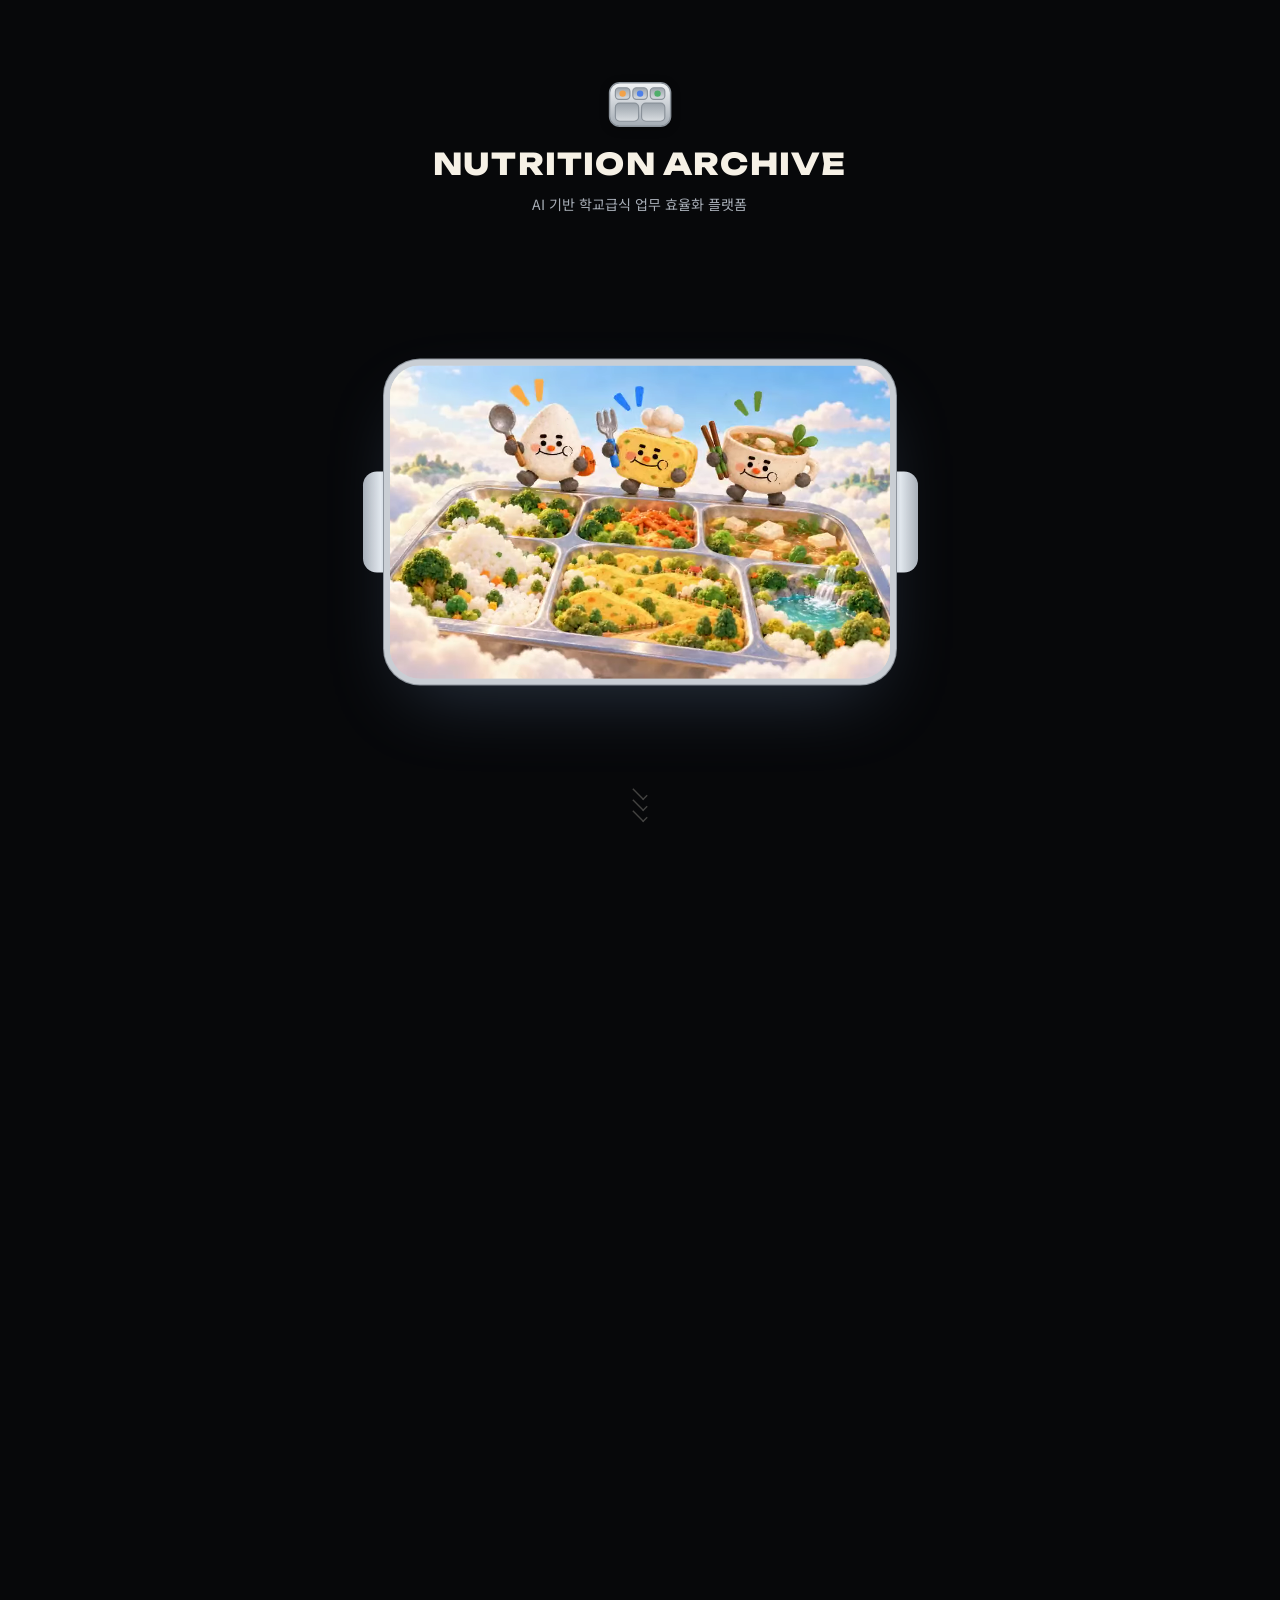
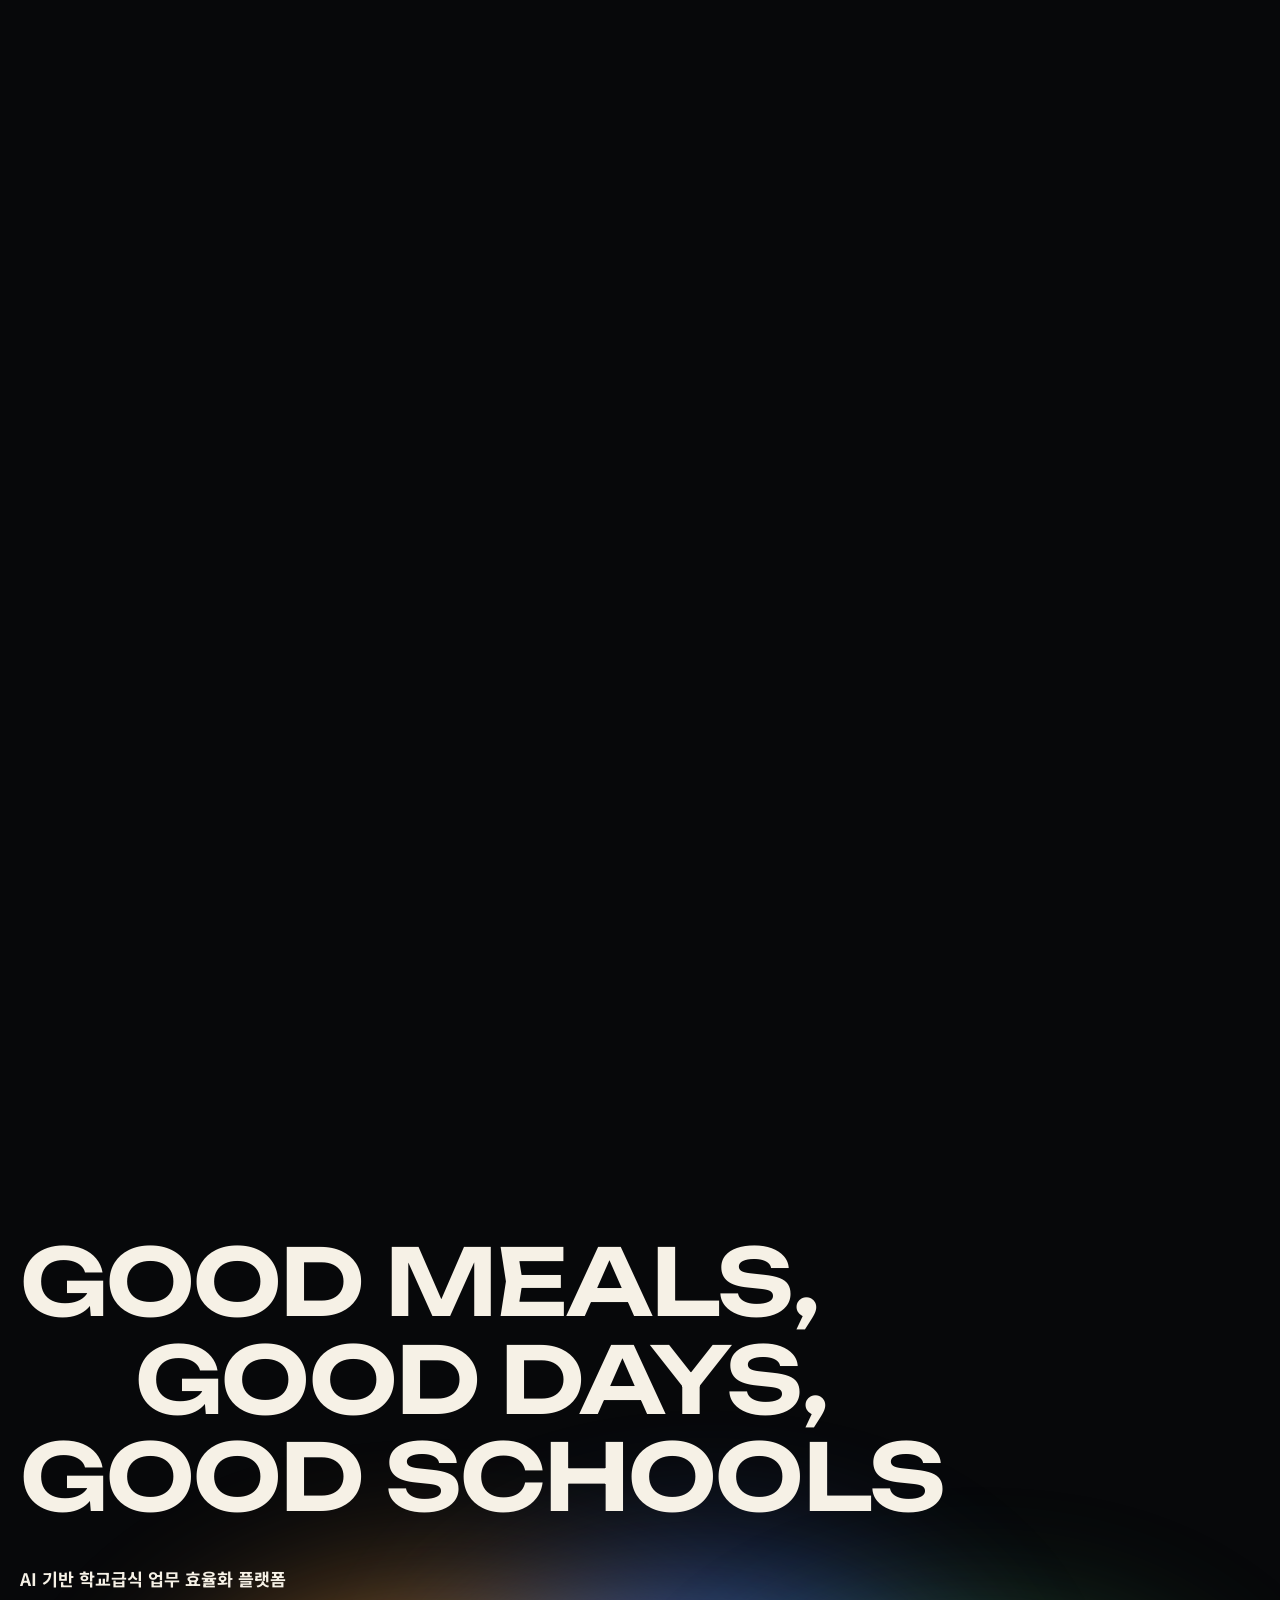
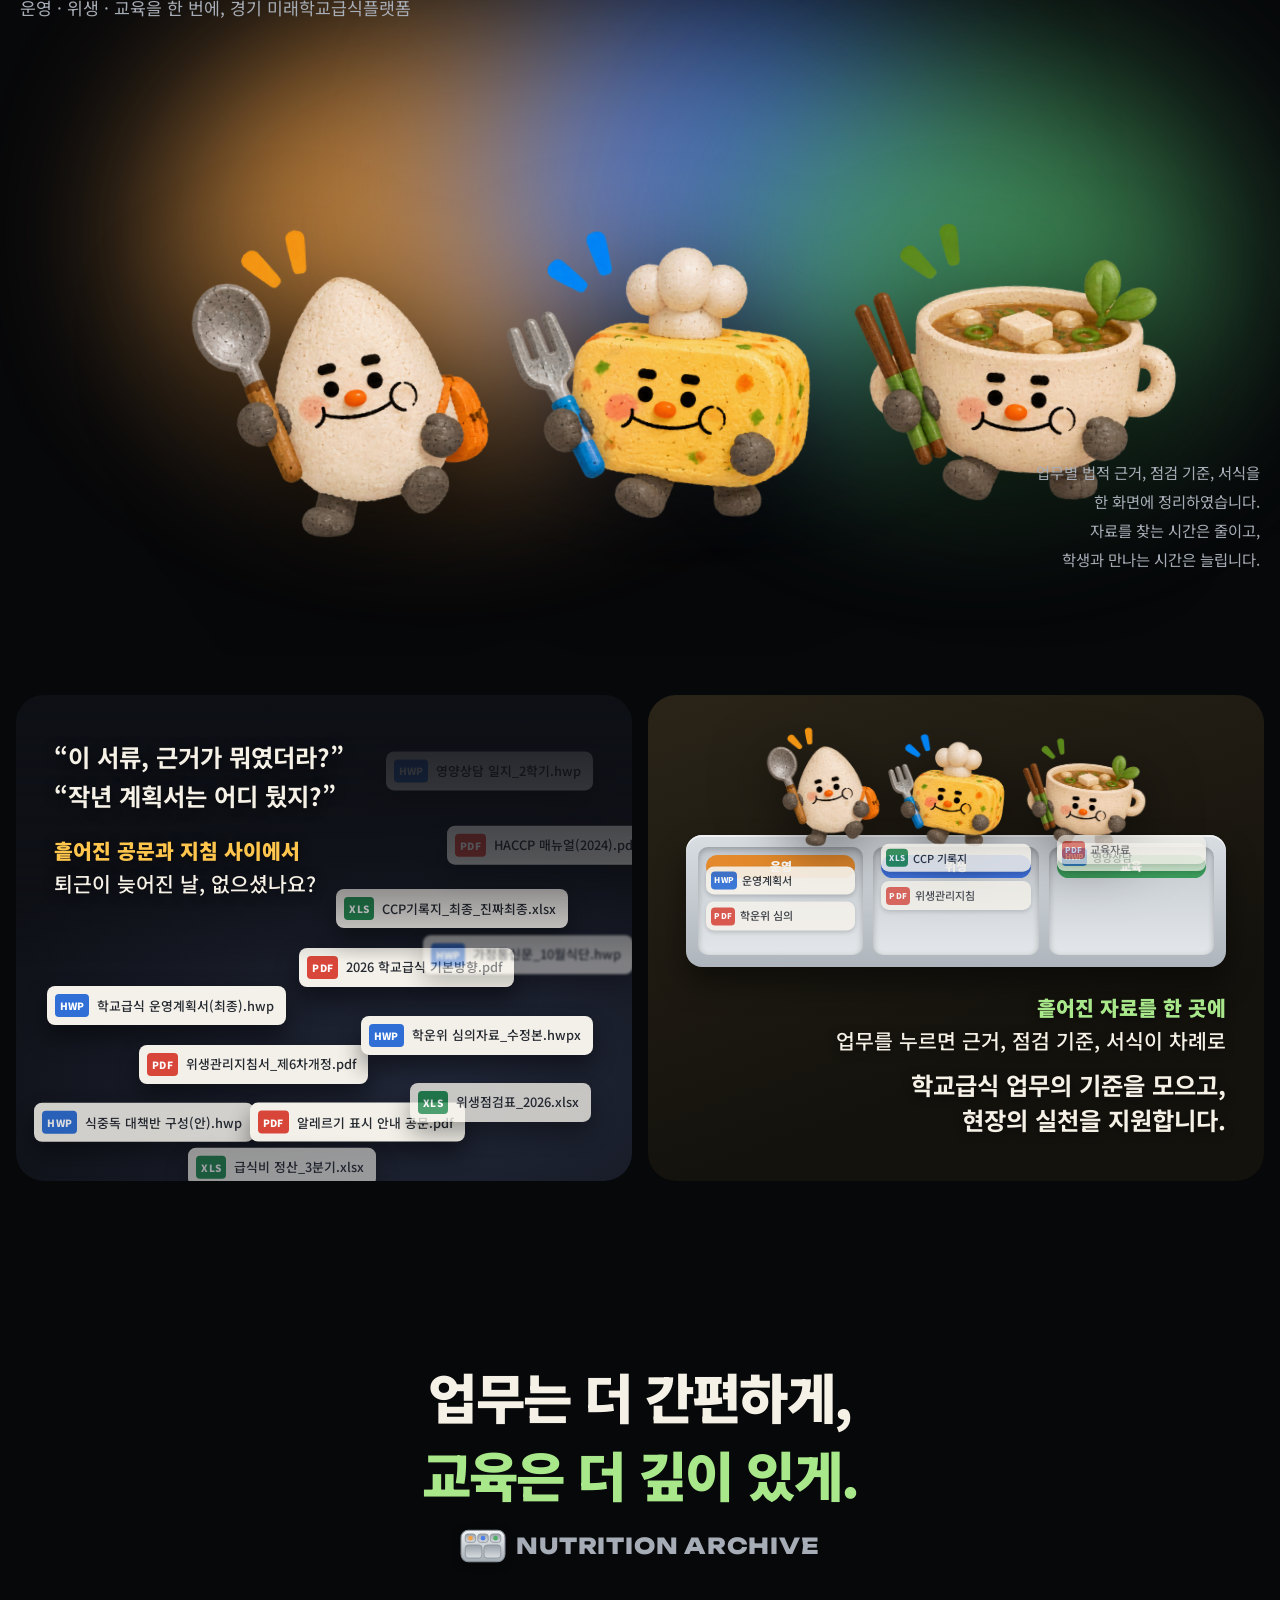
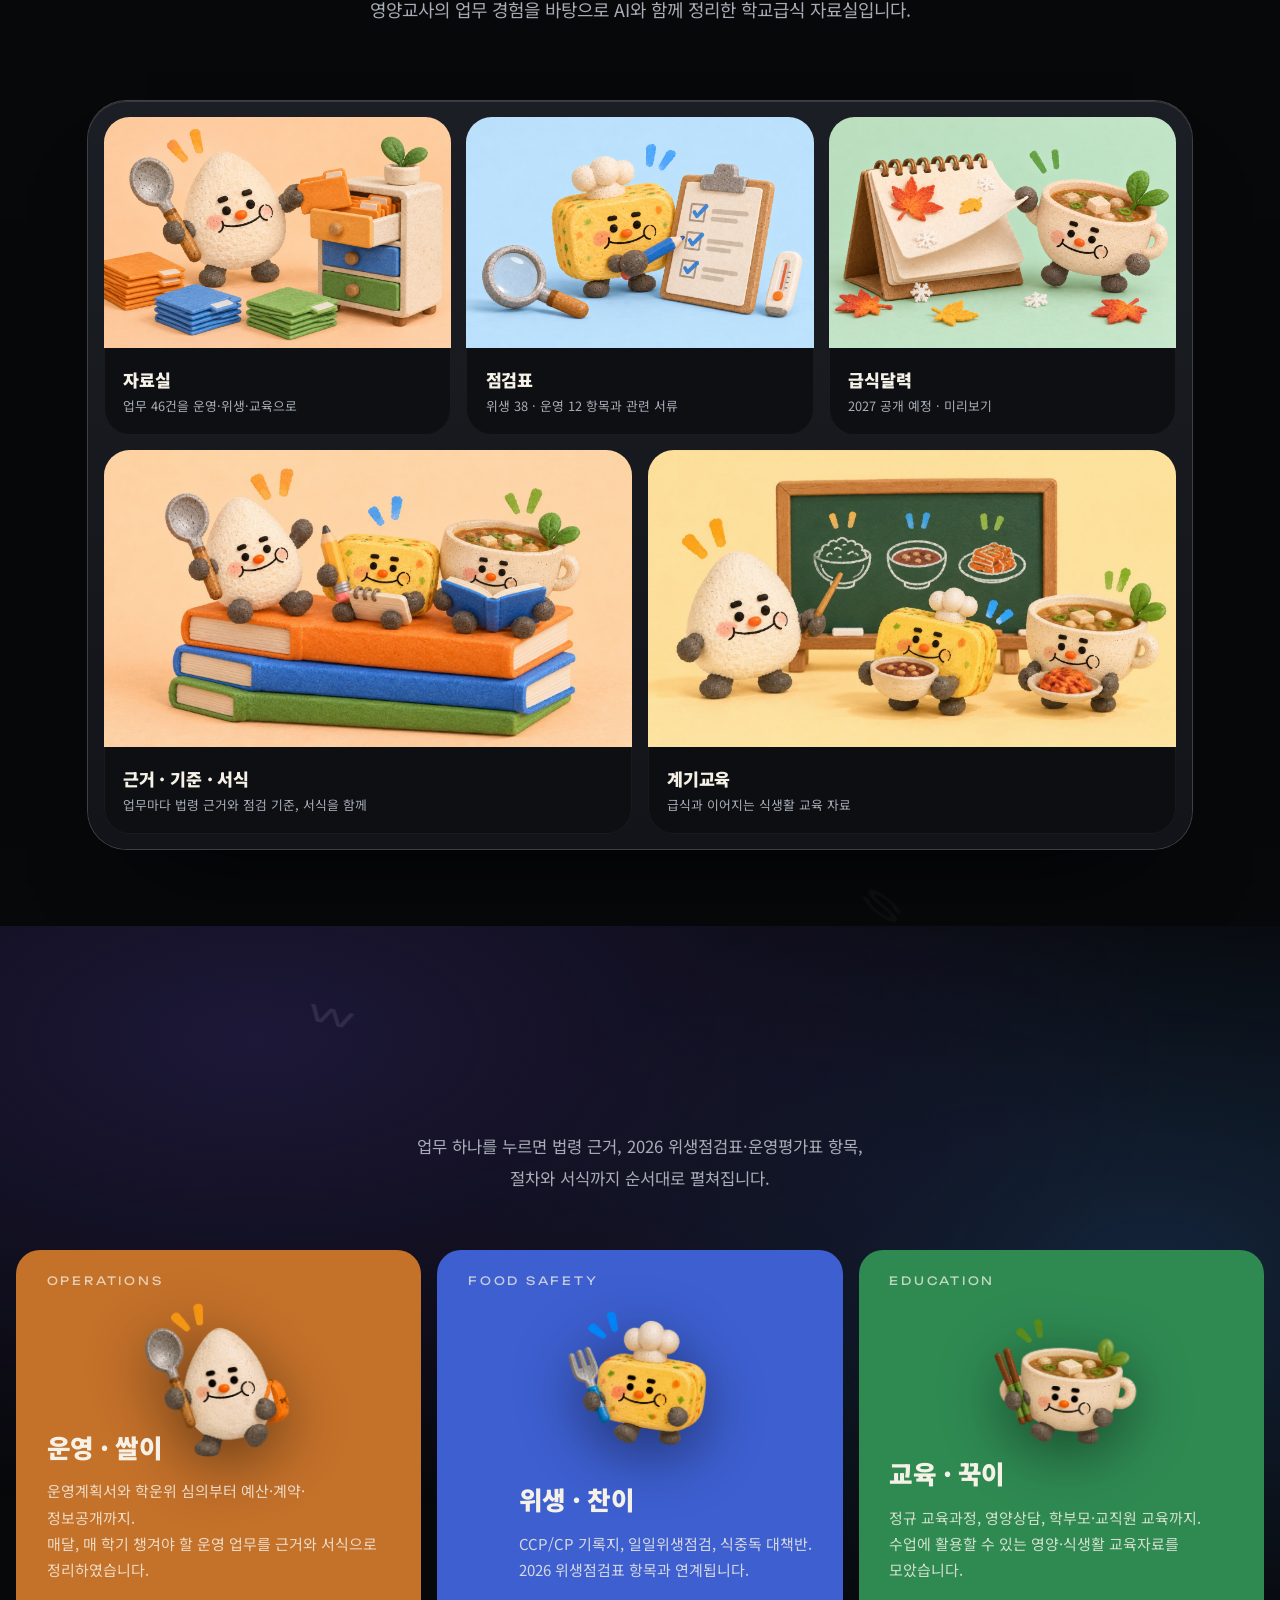
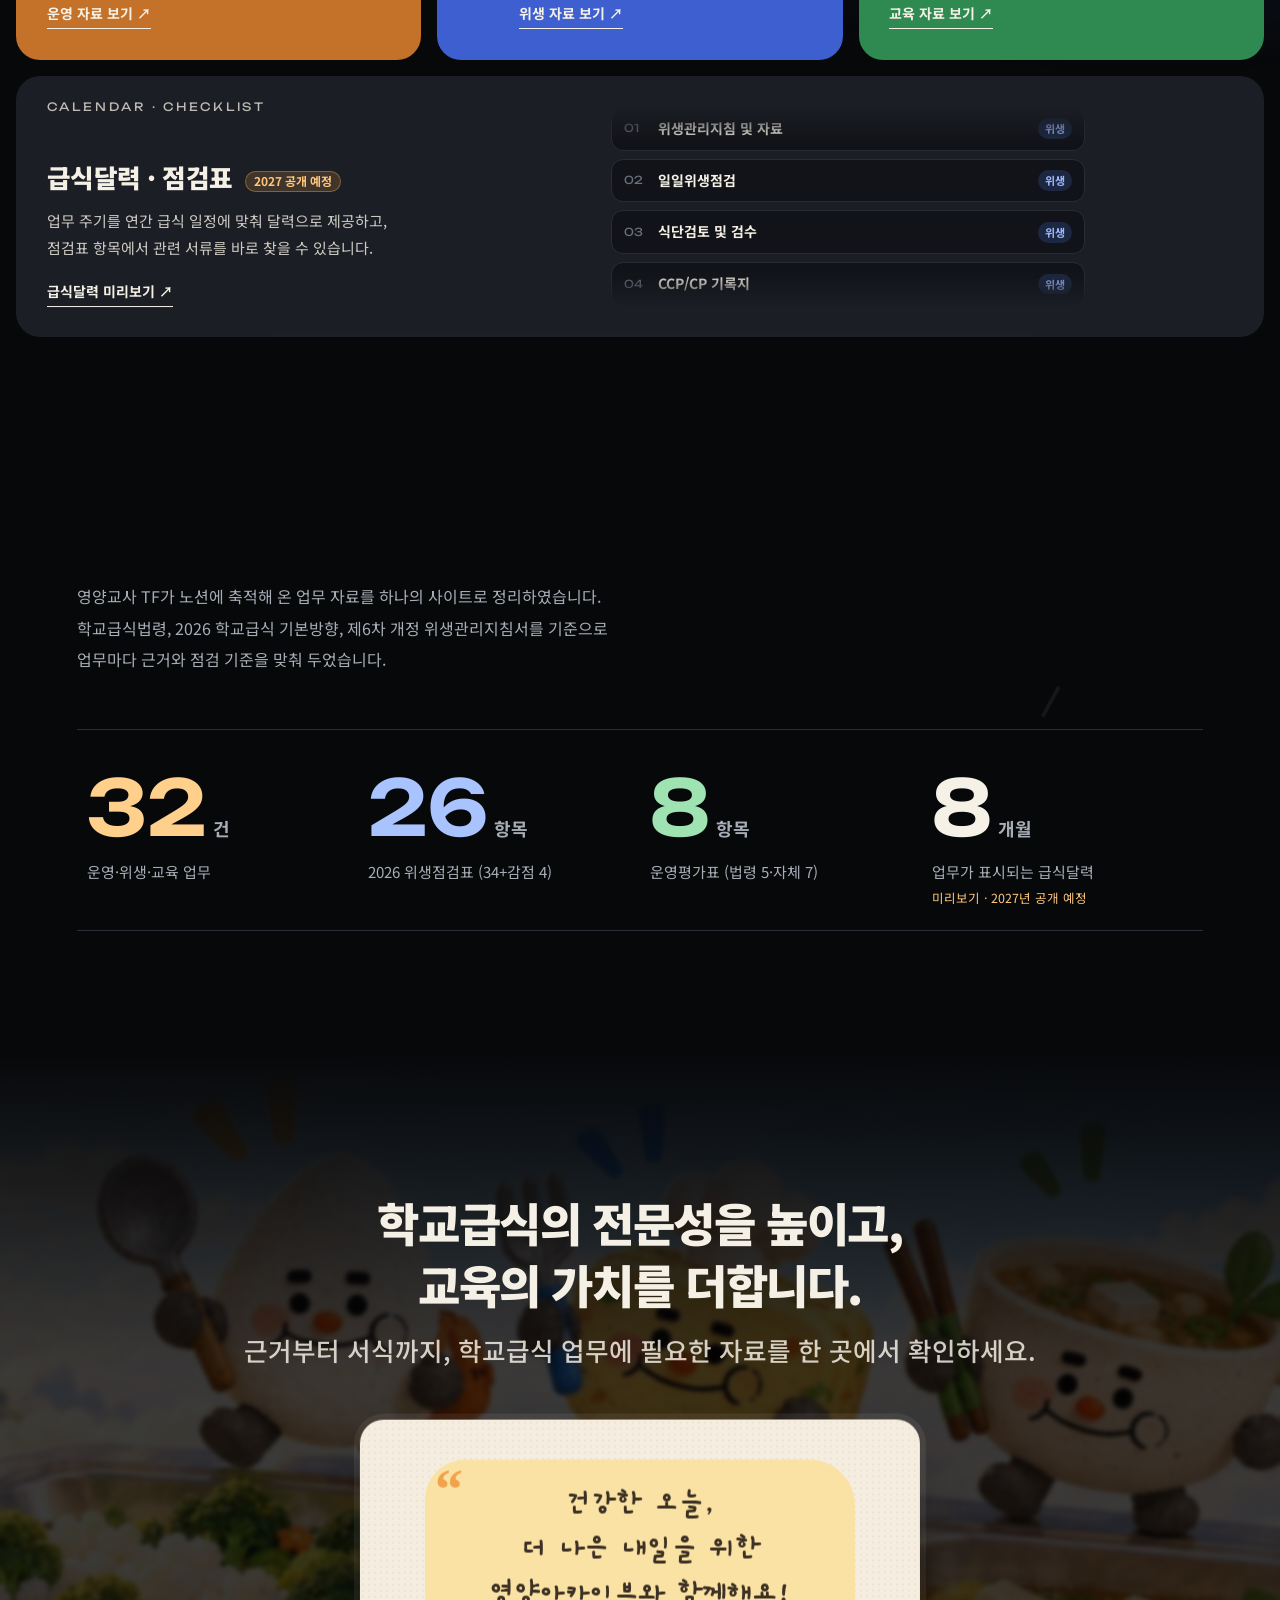
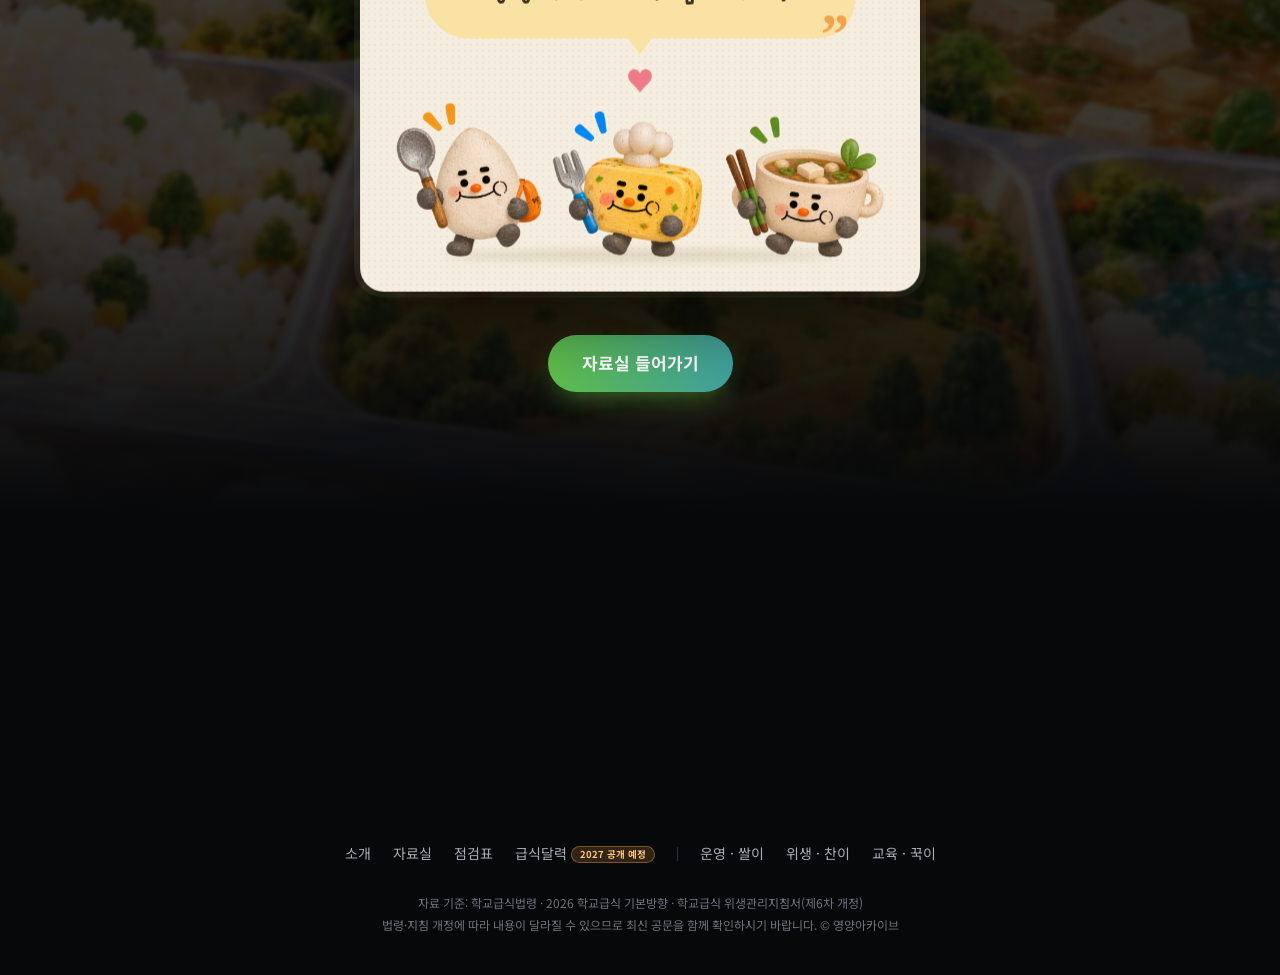
<file: index-v2.html>
<!doctype html> <html lang="ko"> <head> <meta charset="utf-8"> <meta name="viewport" content="width=device-width,initial-scale=1,viewport-fit=cover"> <title>영양아카이브</title> <meta name="description" content="AI 기반 학교급식 업무 효율화 플랫폼. 운영·위생·교육 업무의 근거, 점검항목, 서식을 한 곳에서."> <meta name="theme-color" content="#07080a"> <link rel="preconnect" href="https://fonts.googleapis.com"> <link rel="preconnect" href="https://fonts.gstatic.com" crossorigin> <link rel="stylesheet" href="https://fonts.googleapis.com/css2?family=Unbounded:wght@400;600;800&family=Noto+Sans+KR:wght@400;500;700;900&family=Gaegu:wght@700&display=swap"> <link rel="stylesheet" href="main.css"> <link rel="stylesheet" href="v2.css"> </head> <body> <a class="skip" href="archive-preview.html">자료실로 바로 가기</a> <section class="intro" id="intro" aria-label="식판 속 세상으로 들어가는 첫 화면"> <div class="intro-pin"> <div class="intro-brand"> <svg class="mark" viewBox="0 0 44 32" aria-hidden="true"><defs><linearGradient id="trS" x1="0" y1="0" x2="0" y2="1"><stop offset="0" stop-color="#f3f5f7"/><stop offset="1" stop-color="#a3abb3"/></linearGradient><linearGradient id="trC" x1="0" y1="0" x2="0" y2="1"><stop offset="0" stop-color="#9aa2aa"/><stop offset="1" stop-color="#d9dde1"/></linearGradient></defs><rect x="1" y="1" width="42" height="30" rx="7" fill="url(#trS)" stroke="#8a929a" stroke-width="1"/><g fill="url(#trC)" stroke="#8a929a" stroke-width=".8"><rect x="5" y="4.5" width="10" height="8" rx="2.5"/><rect x="17" y="4.5" width="10" height="8" rx="2.5"/><rect x="29" y="4.5" width="10" height="8" rx="2.5"/><rect x="5" y="15" width="16" height="12.5" rx="3"/><rect x="23" y="15" width="16" height="12.5" rx="3"/></g><circle cx="10" cy="8.5" r="2.2" fill="#f2a24a"/><circle cx="22" cy="8.5" r="2.2" fill="#4d7fe8"/><circle cx="34" cy="8.5" r="2.2" fill="#4fae6a"/></svg> <span class="intro-word en">NUTRITION ARCHIVE</span><span class="intro-sub">AI 기반 학교급식 업무 효율화 플랫폼</span> </div> <div class="tray" id="tray"> <span class="tray-handle l" aria-hidden="true"></span> <span class="tray-handle r" aria-hidden="true"></span> <div class="tray-window"> <video id="dive" muted playsinline preload="auto" poster="assets/tray-poster.jpg" aria-hidden="true"> <source src="assets/tray-dive-scrub.mp4" type="video/mp4"> <source src="assets/tray-dive-scrub.webm" type="video/webm"> </video> <img class="tray-still" src="assets/tray-poster.jpg" alt="쌀이·찬이·꾹이가 구름 위 식판에서 손을 흔들고, 식판 칸 안에는 쌀 언덕과 채소 숲, 작은 연못이 펼쳐져 있어요."> </div> </div> <div class="chev" aria-hidden="true"><i></i><i></i><i></i></div> <div class="lanes" aria-hidden="true"> <p class="lanes-words"><span class="op">운영</span><i>·</i><span class="hy">위생</span><i>·</i><span class="ed">교육</span></p> <p class="lanes-sub">학교급식 업무를 한 식판에</p> </div> <div class="intro-fade" aria-hidden="true"></div> </div> </section> <header class="nav" id="nav"> <a class="logo" href="#about"><svg class="mark" viewBox="0 0 44 32" aria-hidden="true"><defs><linearGradient id="trS" x1="0" y1="0" x2="0" y2="1"><stop offset="0" stop-color="#f3f5f7"/><stop offset="1" stop-color="#a3abb3"/></linearGradient><linearGradient id="trC" x1="0" y1="0" x2="0" y2="1"><stop offset="0" stop-color="#9aa2aa"/><stop offset="1" stop-color="#d9dde1"/></linearGradient></defs><rect x="1" y="1" width="42" height="30" rx="7" fill="url(#trS)" stroke="#8a929a" stroke-width="1"/><g fill="url(#trC)" stroke="#8a929a" stroke-width=".8"><rect x="5" y="4.5" width="10" height="8" rx="2.5"/><rect x="17" y="4.5" width="10" height="8" rx="2.5"/><rect x="29" y="4.5" width="10" height="8" rx="2.5"/><rect x="5" y="15" width="16" height="12.5" rx="3"/><rect x="23" y="15" width="16" height="12.5" rx="3"/></g><circle cx="10" cy="8.5" r="2.2" fill="#f2a24a"/><circle cx="22" cy="8.5" r="2.2" fill="#4d7fe8"/><circle cx="34" cy="8.5" r="2.2" fill="#4fae6a"/></svg><b class="en">NUTRITION ARCHIVE</b></a> <nav aria-label="메인 메뉴"> <a href="guide.html">소개</a> <a href="archive-preview.html">자료실</a> <a href="archive-preview.html?tab=chk">점검표</a> <a href="archive-preview.html?tab=cal">급식달력 <em class="soon">2027 공개 예정</em></a> </nav> <a class="nav-cta" href="archive-preview.html">자료실 바로가기</a> </header> <main id="main"> <section class="hero" id="about"> <h1 class="hero-title" aria-label="Good meals, good days, good schools"> <span class="ln"><span>GOOD MEALS,</span></span> <span class="ln in"><span>GOOD DAYS,</span></span> <span class="ln"><span>GOOD SCHOOLS</span></span> </h1> <div class="hero-sub"> <p class="k1">AI 기반 학교급식 업무 효율화 플랫폼</p> <p class="k2">운영 · 위생 · 교육을 한 번에, 경기 미래학교급식플랫폼</p> </div> <div class="hero-visual" aria-hidden="true"> <div class="glow g1"></div><div class="glow g2"></div><div class="glow g3"></div> <img class="hero-trio" src="assets/trio-cut.png" alt=""> </div> <p class="hero-right"> 업무별 법적 근거, 점검 기준, 서식을<br> 한 화면에 정리하였습니다.<br> 자료를 찾는 시간은 줄이고,<br> 학생과 만나는 시간은 늘립니다. </p> </section> <section class="empathy"> <article class="ecard mess"> <div class="paper-storm" aria-hidden="true"> <span class="fchip f1"><i class="pdf">PDF</i>2026 학교급식 기본방향.pdf</span> <span class="fchip f2"><i class="hwp">HWP</i>학교급식 운영계획서(최종).hwp</span> <span class="fchip f3"><i class="xls">XLS</i>CCP기록지_최종_진짜최종.xlsx</span> <span class="fchip f4"><i class="pdf">PDF</i>위생관리지침서_제6차개정.pdf</span> <span class="fchip f5"><i class="hwp">HWP</i>학운위 심의자료_수정본.hwpx</span> <span class="fchip f6"><i class="hwp">HWP</i>식중독 대책반 구성(안).hwp</span> <span class="fchip f7"><i class="pdf">PDF</i>알레르기 표시 안내 공문.pdf</span> <span class="fchip f8"><i class="xls">XLS</i>위생점검표_2026.xlsx</span> <span class="fchip f9"><i class="hwp">HWP</i>영양상담 일지_2학기.hwp</span> <span class="fchip f10"><i class="xls">XLS</i>급식비 정산_3분기.xlsx</span> <span class="fchip f11"><i class="pdf">PDF</i>HACCP 매뉴얼(2024).pdf</span> <span class="fchip f12"><i class="hwp">HWP</i>가정통신문_10월식단.hwp</span> </div> <div class="ecard-copy top"> <p class="q">“이 서류, 근거가 뭐였더라?”<br>“작년 계획서는 어디 뒀지?”</p> <p class="hl hl-amber">흩어진 공문과 지침 사이에서</p> <p>퇴근이 늦어진 날, 없으셨나요?</p> </div> </article> <article class="ecard calm"> <div class="sorted" aria-hidden="true"> <img class="sorted-trio" src="assets/trio-cut.png" alt=""> <div class="trays"> <div class="tcol op"><b>운영</b><span class="fchip"><i class="hwp">HWP</i>운영계획서</span><span class="fchip"><i class="pdf">PDF</i>학운위 심의</span></div> <div class="tcol hy"><b>위생</b><span class="fchip"><i class="xls">XLS</i>CCP 기록지</span><span class="fchip"><i class="pdf">PDF</i>위생관리지침</span></div> <div class="tcol ed"><b>교육</b><span class="fchip"><i class="hwp">HWP</i>영양상담</span><span class="fchip"><i class="pdf">PDF</i>교육자료</span></div> </div> </div> <div class="ecard-copy bottom"> <p class="hl hl-green">흩어진 자료를 한 곳에</p> <p>업무를 누르면 근거, 점검 기준, 서식이 차례로</p> <p class="big">학교급식 업무의 기준을 모으고,<br>현장의 실천을 지원합니다.</p> </div> </article> </section> <section class="slogan"> <h2 class="slogan-title"><span>업무는 더 간편하게,</span><span class="sl2">교육은 더 깊이 있게.</span></h2> <p class="slogan-brand"><svg class="mark" viewBox="0 0 44 32" aria-hidden="true"><defs><linearGradient id="trS" x1="0" y1="0" x2="0" y2="1"><stop offset="0" stop-color="#f3f5f7"/><stop offset="1" stop-color="#a3abb3"/></linearGradient><linearGradient id="trC" x1="0" y1="0" x2="0" y2="1"><stop offset="0" stop-color="#9aa2aa"/><stop offset="1" stop-color="#d9dde1"/></linearGradient></defs><rect x="1" y="1" width="42" height="30" rx="7" fill="url(#trS)" stroke="#8a929a" stroke-width="1"/><g fill="url(#trC)" stroke="#8a929a" stroke-width=".8"><rect x="5" y="4.5" width="10" height="8" rx="2.5"/><rect x="17" y="4.5" width="10" height="8" rx="2.5"/><rect x="29" y="4.5" width="10" height="8" rx="2.5"/><rect x="5" y="15" width="16" height="12.5" rx="3"/><rect x="23" y="15" width="16" height="12.5" rx="3"/></g><circle cx="10" cy="8.5" r="2.2" fill="#f2a24a"/><circle cx="22" cy="8.5" r="2.2" fill="#4d7fe8"/><circle cx="34" cy="8.5" r="2.2" fill="#4fae6a"/></svg>NUTRITION ARCHIVE</p> <p class="slogan-sub">영양교사의 업무 경험을 바탕으로 AI와 함께 정리한 학교급식 자료실입니다.</p> <div class="tg" id="tg"> <div class="tg-frame"> <figure class="cell s"><div class="ph"><img src="assets/gb-arc.jpg" alt="쌀이가 주황·파랑·초록 서류철을 서랍장에 정리하고 있어요." loading="lazy"></div><figcaption><b>자료실</b><span>업무 46건을 운영·위생·교육으로</span></figcaption></figure> <figure class="cell s"><div class="ph"><img src="assets/gb-chk.jpg" alt="찬이가 클립보드의 점검 항목에 체크하고 있어요." loading="lazy"></div><figcaption><b>점검표</b><span>위생 38 · 운영 12 항목과 관련 서류</span></figcaption></figure> <figure class="cell s"><div class="ph"><img src="assets/gb-cal.jpg" alt="꾹이가 단풍잎과 눈송이가 붙은 탁상 달력을 넘기고 있어요." loading="lazy"></div><figcaption><b>급식달력</b><span>2027 공개 예정 · 미리보기</span></figcaption></figure> <figure class="cell l"><div class="ph"><img src="assets/gb-base.jpg" alt="삼총사가 주황·파랑·초록 책 위에 앉아 읽고 쓰고 있어요." loading="lazy"></div><figcaption><b>근거 · 기준 · 서식</b><span>업무마다 법령 근거와 점검 기준, 서식을 함께</span></figcaption></figure> <figure class="cell l"><div class="ph"><img src="assets/gb-edu.jpg" alt="삼총사가 칠판 앞에서 팥죽과 김치를 들고 수업하고 있어요." loading="lazy"></div><figcaption><b>계기교육</b><span>급식과 이어지는 식생활 교육 자료</span></figcaption></figure> </div> </div> </section> <section class="why" id="why"> <div class="why-head"> <h2 class="scatter" aria-label="What's inside the archive"><span class="w">WHAT'S INSIDE</span><span class="w">THE ARCHIVE</span></h2> <p class="why-copy"> 업무 하나를 누르면 법령 근거, 2026 위생점검표·운영평가표 항목,<br> 절차와 서식까지 순서대로 펼쳐집니다. </p> </div> <div class="bento"> <article class="b b1"> <span class="no en">OPERATIONS</span> <div class="b-copy"> <h3>운영 · 쌀이</h3> <p>운영계획서와 학운위 심의부터 예산·계약·정보공개까지.<br>매달, 매 학기 챙겨야 할 운영 업무를 근거와 서식으로 정리하였습니다.</p> <a href="archive-preview.html?category=운영">운영 자료 보기 ↗</a> </div> <img class="b-char" src="assets/ssal.png" alt="숟가락을 든 쌀이"> </article> <article class="b b2"> <span class="no en">FOOD SAFETY</span> <div class="b-copy"> <h3>위생 · 찬이</h3> <p>CCP/CP 기록지, 일일위생점검, 식중독 대책반.<br>2026 위생점검표 항목과 연계됩니다.</p> <a href="archive-preview.html?category=위생">위생 자료 보기 ↗</a> </div> <img class="b-char" src="assets/chan.png" alt="포크를 든 찬이"> </article> <article class="b b3"> <span class="no en">EDUCATION</span> <div class="b-copy"> <h3>교육 · 꾹이</h3> <p>정규 교육과정, 영양상담, 학부모·교직원 교육까지.<br>수업에 활용할 수 있는 영양·식생활 교육자료를 모았습니다.</p> <a href="archive-preview.html?category=교육">교육 자료 보기 ↗</a> </div> <img class="b-char" src="assets/kkuk.png" alt="젓가락을 든 꾹이"> </article> <article class="b b4"> <span class="no en">CALENDAR · CHECKLIST</span> <div class="b-copy"> <h3>급식달력 · 점검표 <em class="soon">2027 공개 예정</em></h3> <p>업무 주기를 연간 급식 일정에 맞춰 달력으로 제공하고,<br>점검표 항목에서 관련 서류를 바로 찾을 수 있습니다.</p> <a href="archive-preview.html?tab=cal">급식달력 미리보기 ↗</a> </div> <div class="ticker" aria-label="아카이브에 담긴 업무 목록"><ol id="ticker"></ol></div> </article> </div> </section> <section class="numbers"> <div class="numbers-head"> <p>영양교사 TF가 노션에 축적해 온 업무 자료를 하나의 사이트로 정리하였습니다.<br> 학교급식법령, 2026 학교급식 기본방향, 제6차 개정 위생관리지침서를 기준으로<br> 업무마다 근거와 점검 기준을 맞춰 두었습니다.</p> <h2 class="scatter right" aria-label="In numbers"><span class="w">IN</span><span class="w">NUMBERS</span></h2> </div> <ul class="stats"> <li><b data-count="46">0</b><span>건</span><em>운영·위생·교육 업무</em></li> <li><b data-count="38">0</b><span>항목</span><em>2026 위생점검표 (34+감점 4)</em></li> <li><b data-count="12">0</b><span>항목</span><em>운영평가표 (법령 5·자체 7)</em></li> <li><b data-count="12">0</b><span>개월</span><em>업무가 표시되는 급식달력<br><small>미리보기 · 2027년 공개 예정</small></em></li> </ul> </section> <section class="cta"> <div class="cta-bg" aria-hidden="true"><img src="assets/tray-world.jpg" alt=""></div> <h2 class="cta-title">학교급식의 전문성을 높이고,<br>교육의 가치를 더합니다.</h2> <p class="cta-sub">근거부터 서식까지, 학교급식 업무에 필요한 자료를 한 곳에서 확인하세요.</p> <figure class="finale-card"> <blockquote class="bubble"><span class="qm l" aria-hidden="true">“</span>건강한 오늘,<br>더 나은 내일을 위한<br>영양아카이브와 함께해요!<span class="qm r" aria-hidden="true">”</span></blockquote> <span class="heart" aria-hidden="true">♥</span> <img src="assets/trio-cut.png" alt="쌀이, 찬이, 꾹이가 나란히 서서 인사해요."> <span class="ground" aria-hidden="true"></span> </figure> <a class="cta-btn" href="archive-preview.html">자료실 들어가기</a> </section> </main> <footer class="foot v2"> <div class="fbrand"> <img src="assets/trio-cut.png" alt="" aria-hidden="true"> <p class="fg en">NUTRITION ARCHIVE</p> <p class="ftag">AI 기반 학교급식 업무 효율화 플랫폼 · 경기도교육청 미래학교급식 플랫폼 TF</p> </div> <nav class="flinks" aria-label="바닥글 메뉴"> <a href="guide.html">소개</a><a href="archive-preview.html">자료실</a><a href="archive-preview.html?tab=chk">점검표</a><a href="archive-preview.html?tab=cal">급식달력 <em class="soon">2027 공개 예정</em></a> <span class="sep" aria-hidden="true"></span> <a href="archive-preview.html?category=운영">운영 · 쌀이</a><a href="archive-preview.html?category=위생">위생 · 찬이</a><a href="archive-preview.html?category=교육">교육 · 꾹이</a> </nav> <small class="fnote">자료 기준: 학교급식법령 · 2026 학교급식 기본방향 · 학교급식 위생관리지침서(제6차 개정)<br>법령·지침 개정에 따라 내용이 달라질 수 있으므로 최신 공문을 함께 확인하시기 바랍니다. © 영양아카이브</small> </footer> <button class="totop" id="totop" type="button" aria-label="맨 위로">↑</button> <script src="vendor/gsap.min.js"></script> <script src="vendor/ScrollTrigger.min.js"></script> <script src="vendor/lenis.min.js"></script> <script src="main-v2.js"></script> </body> </html>
</file>
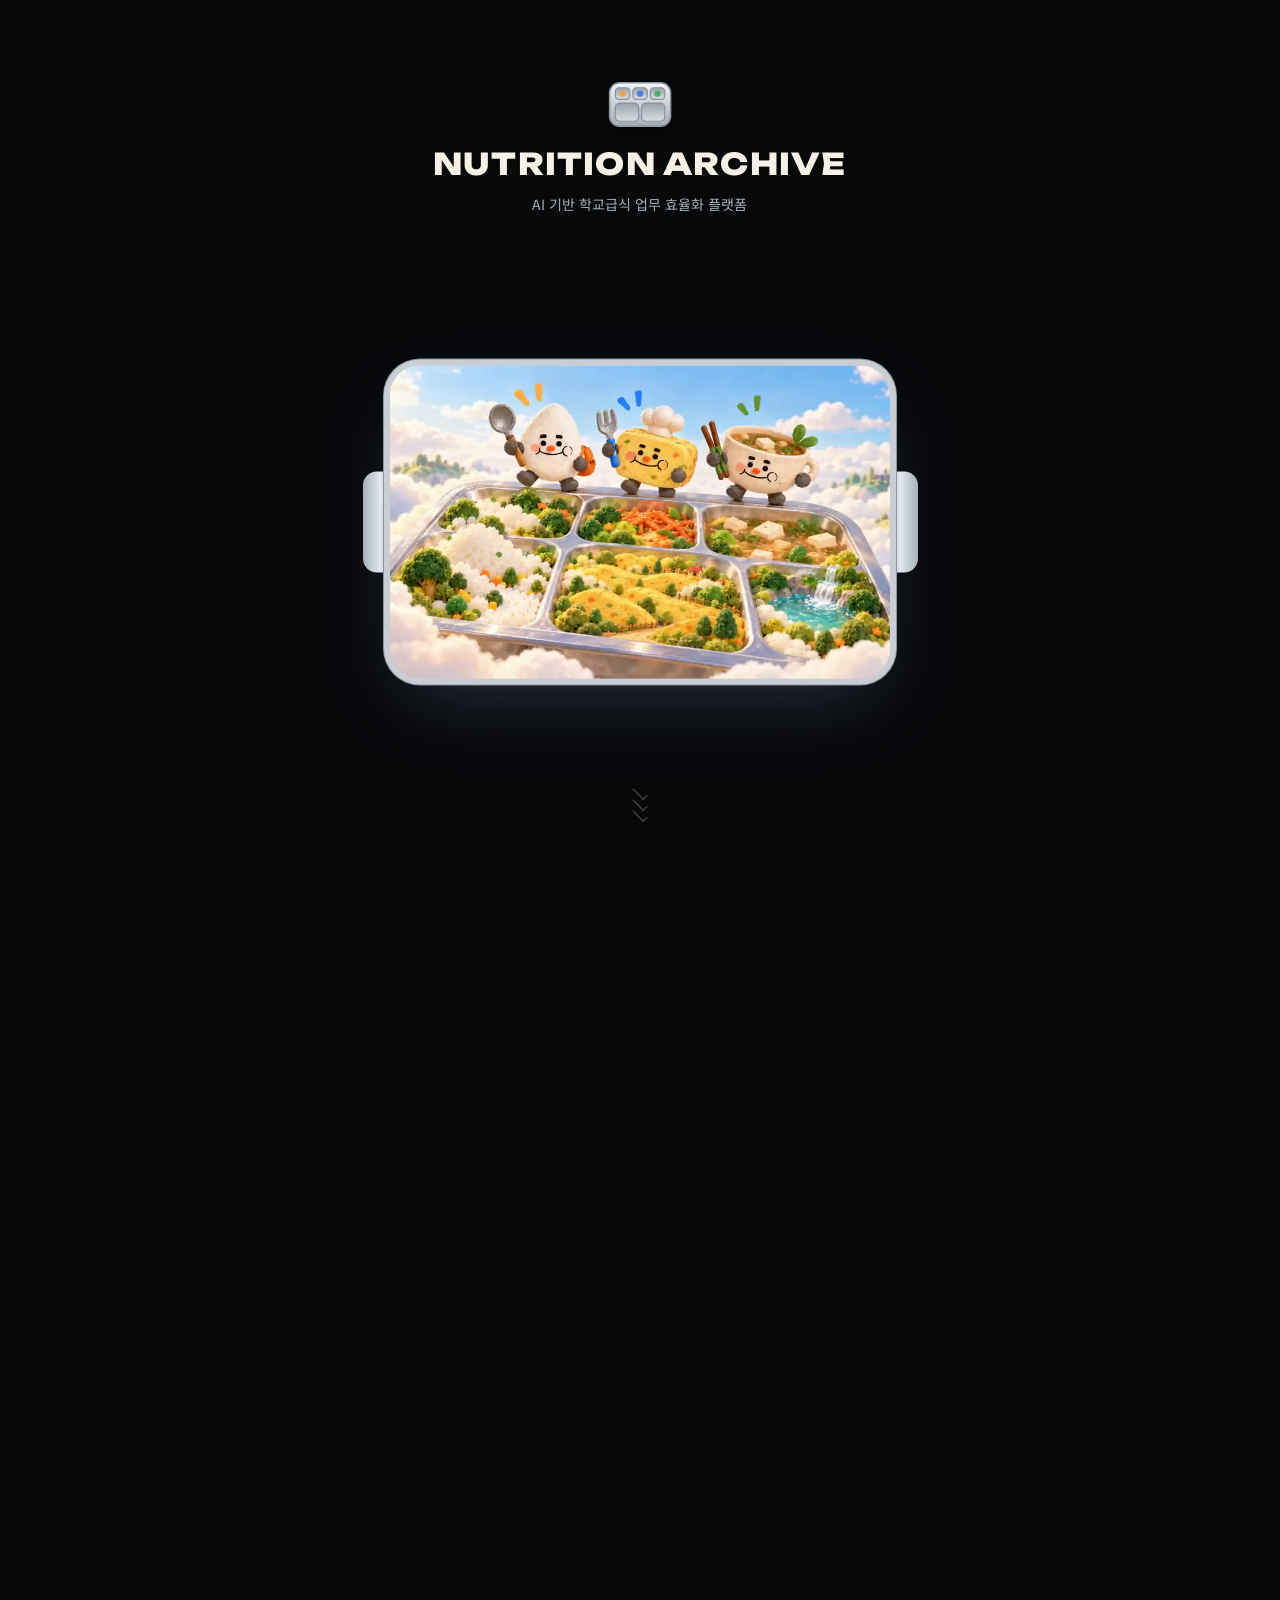
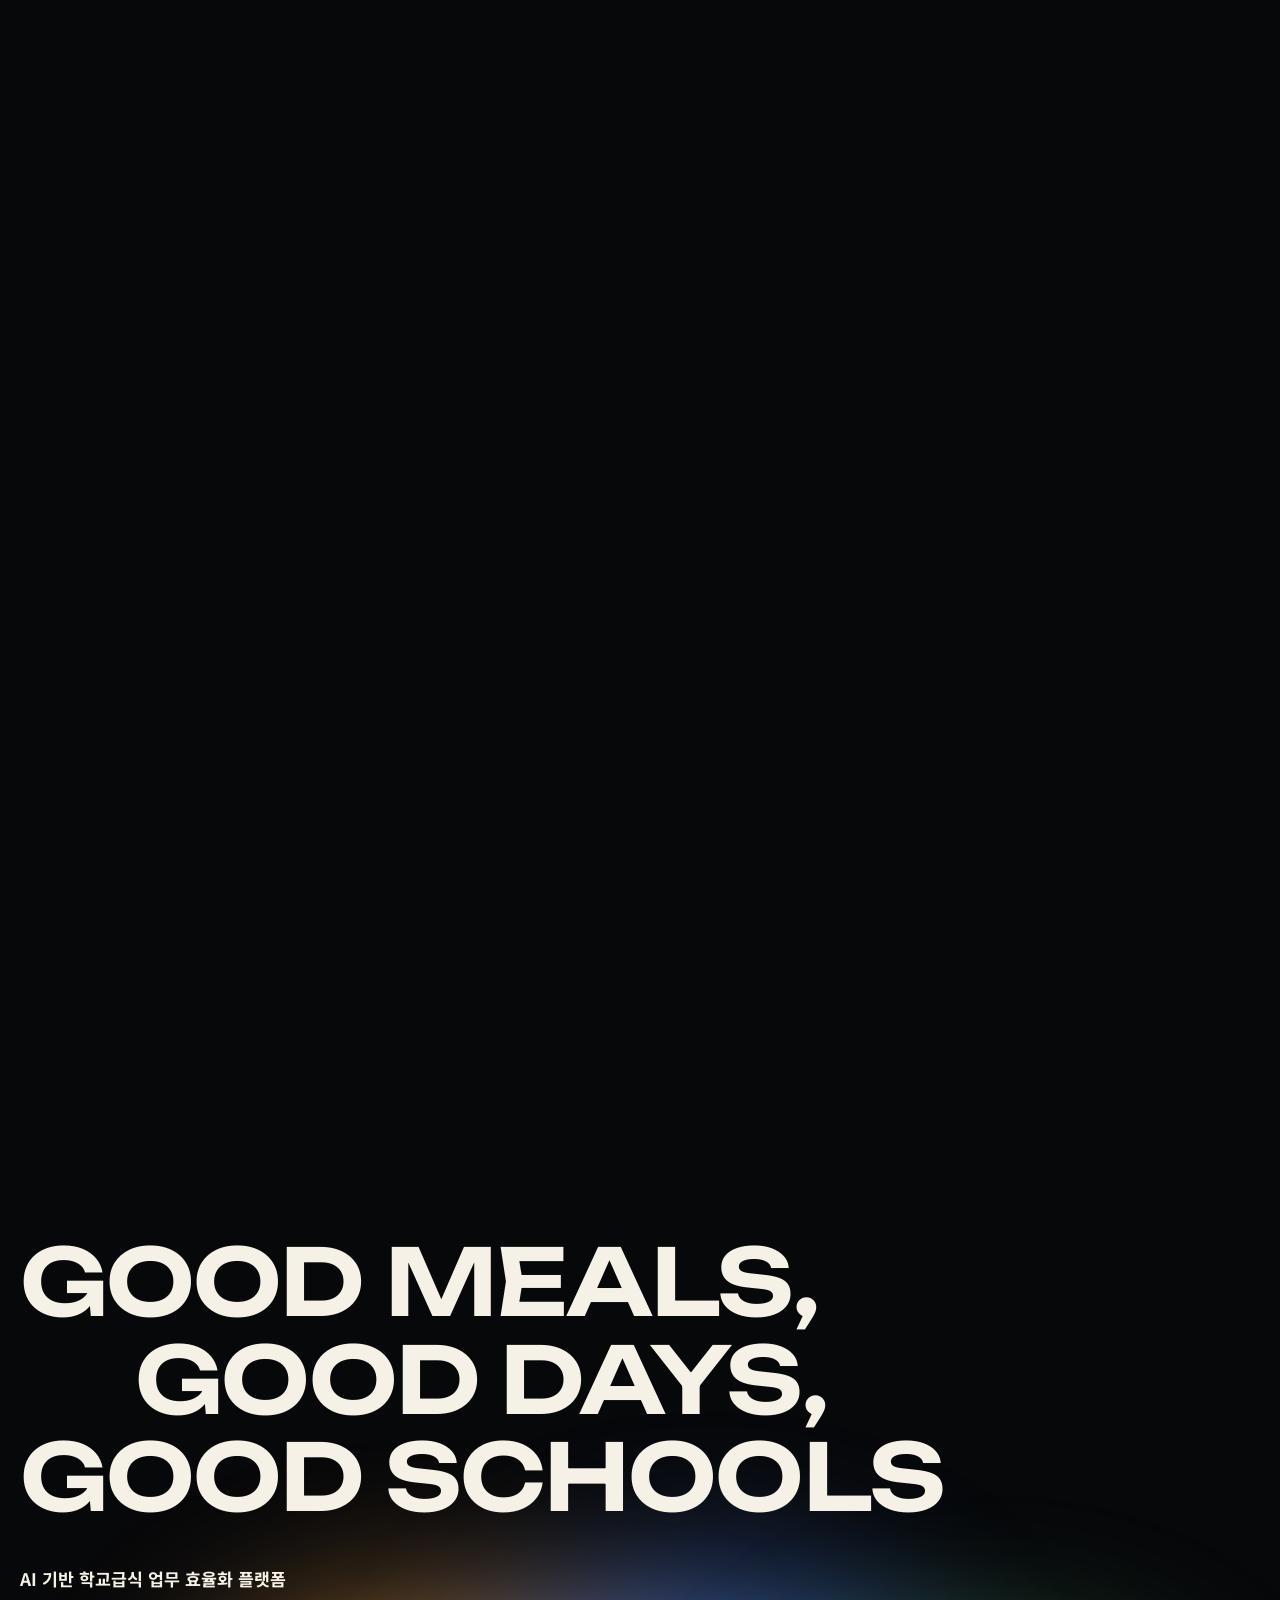
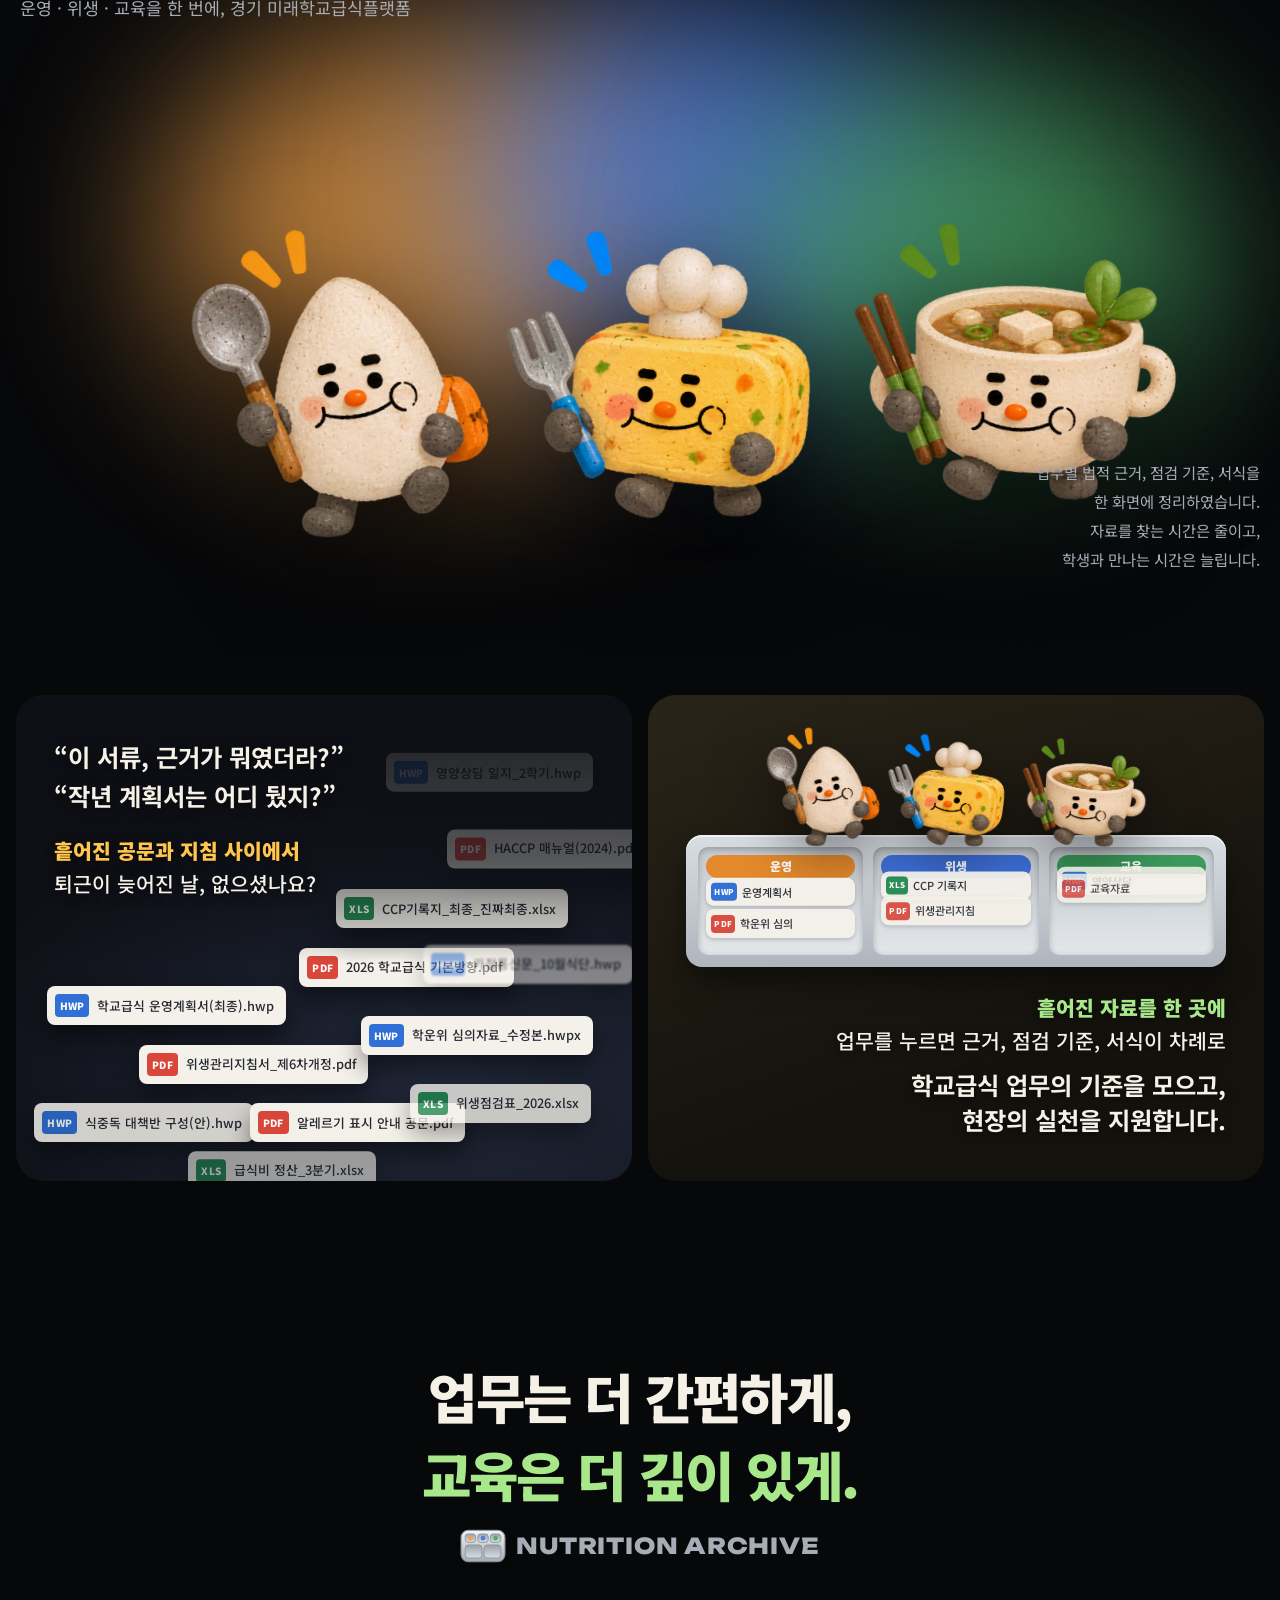
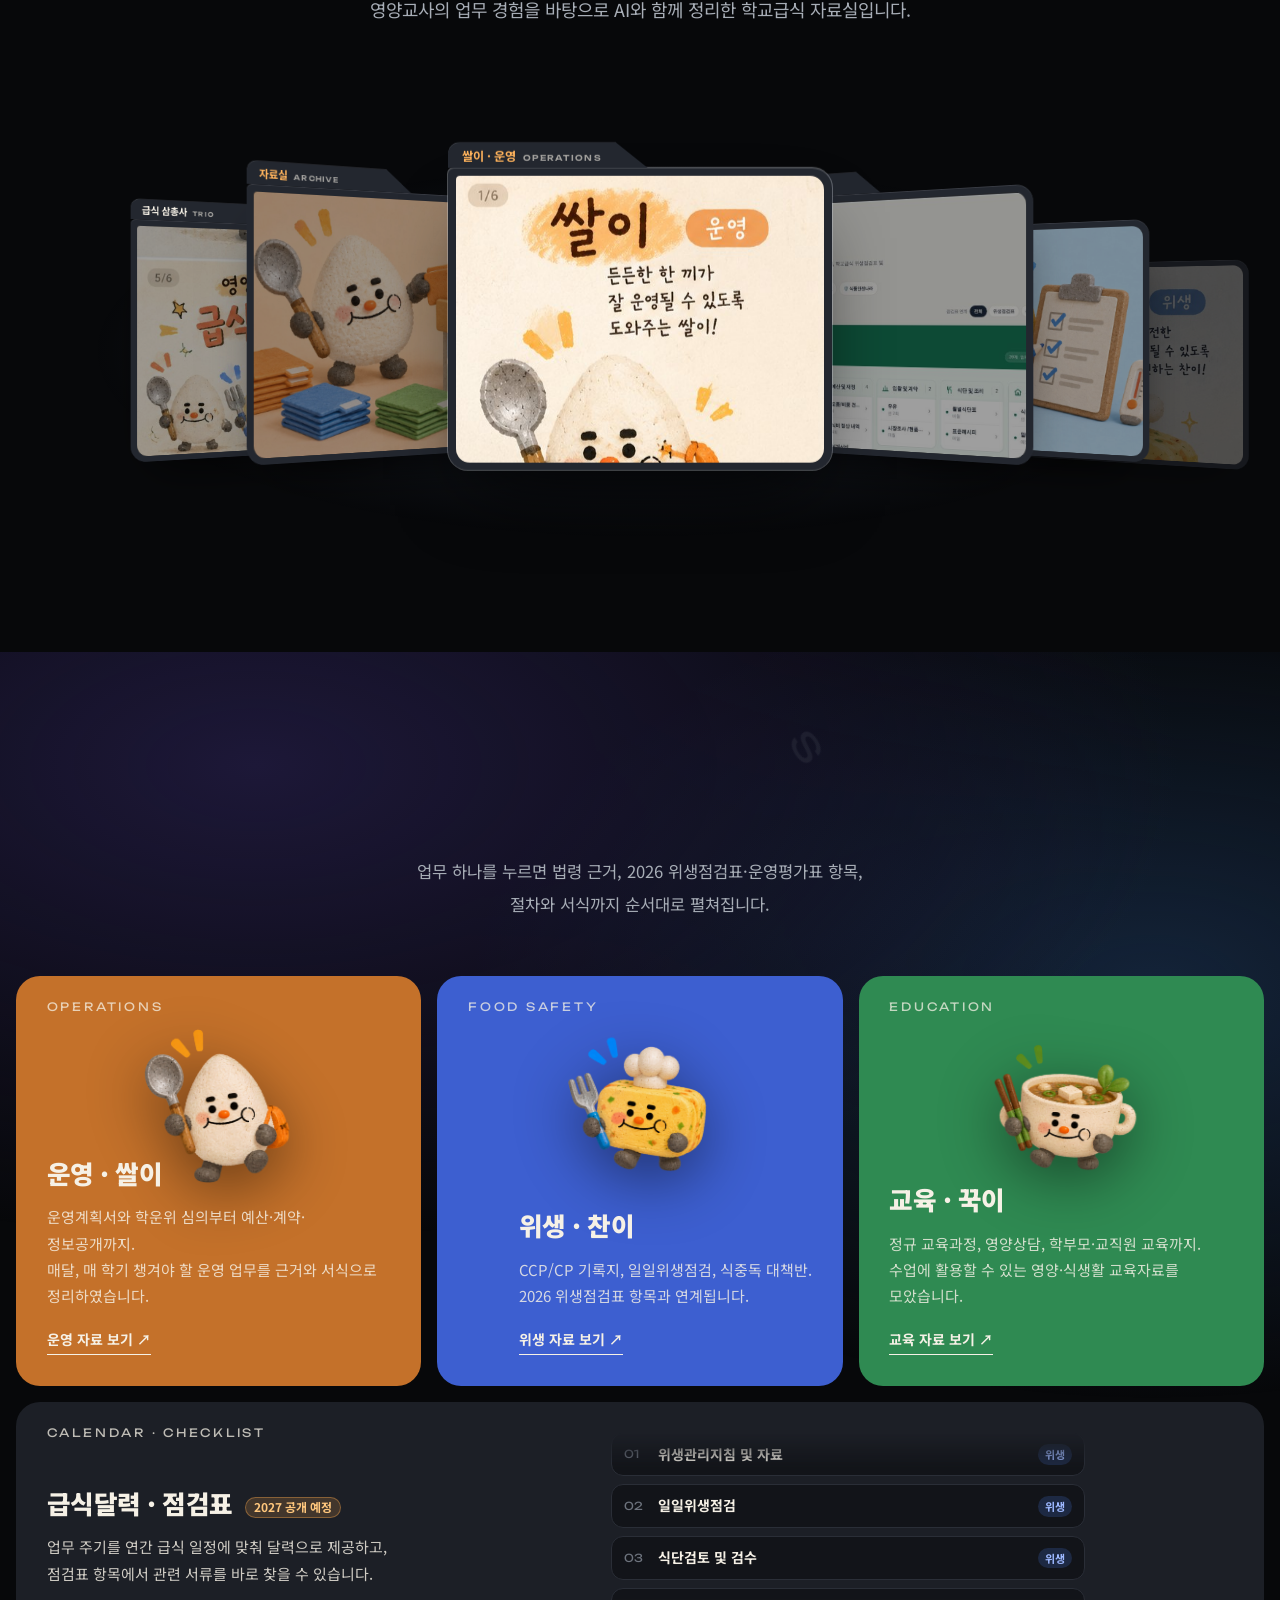
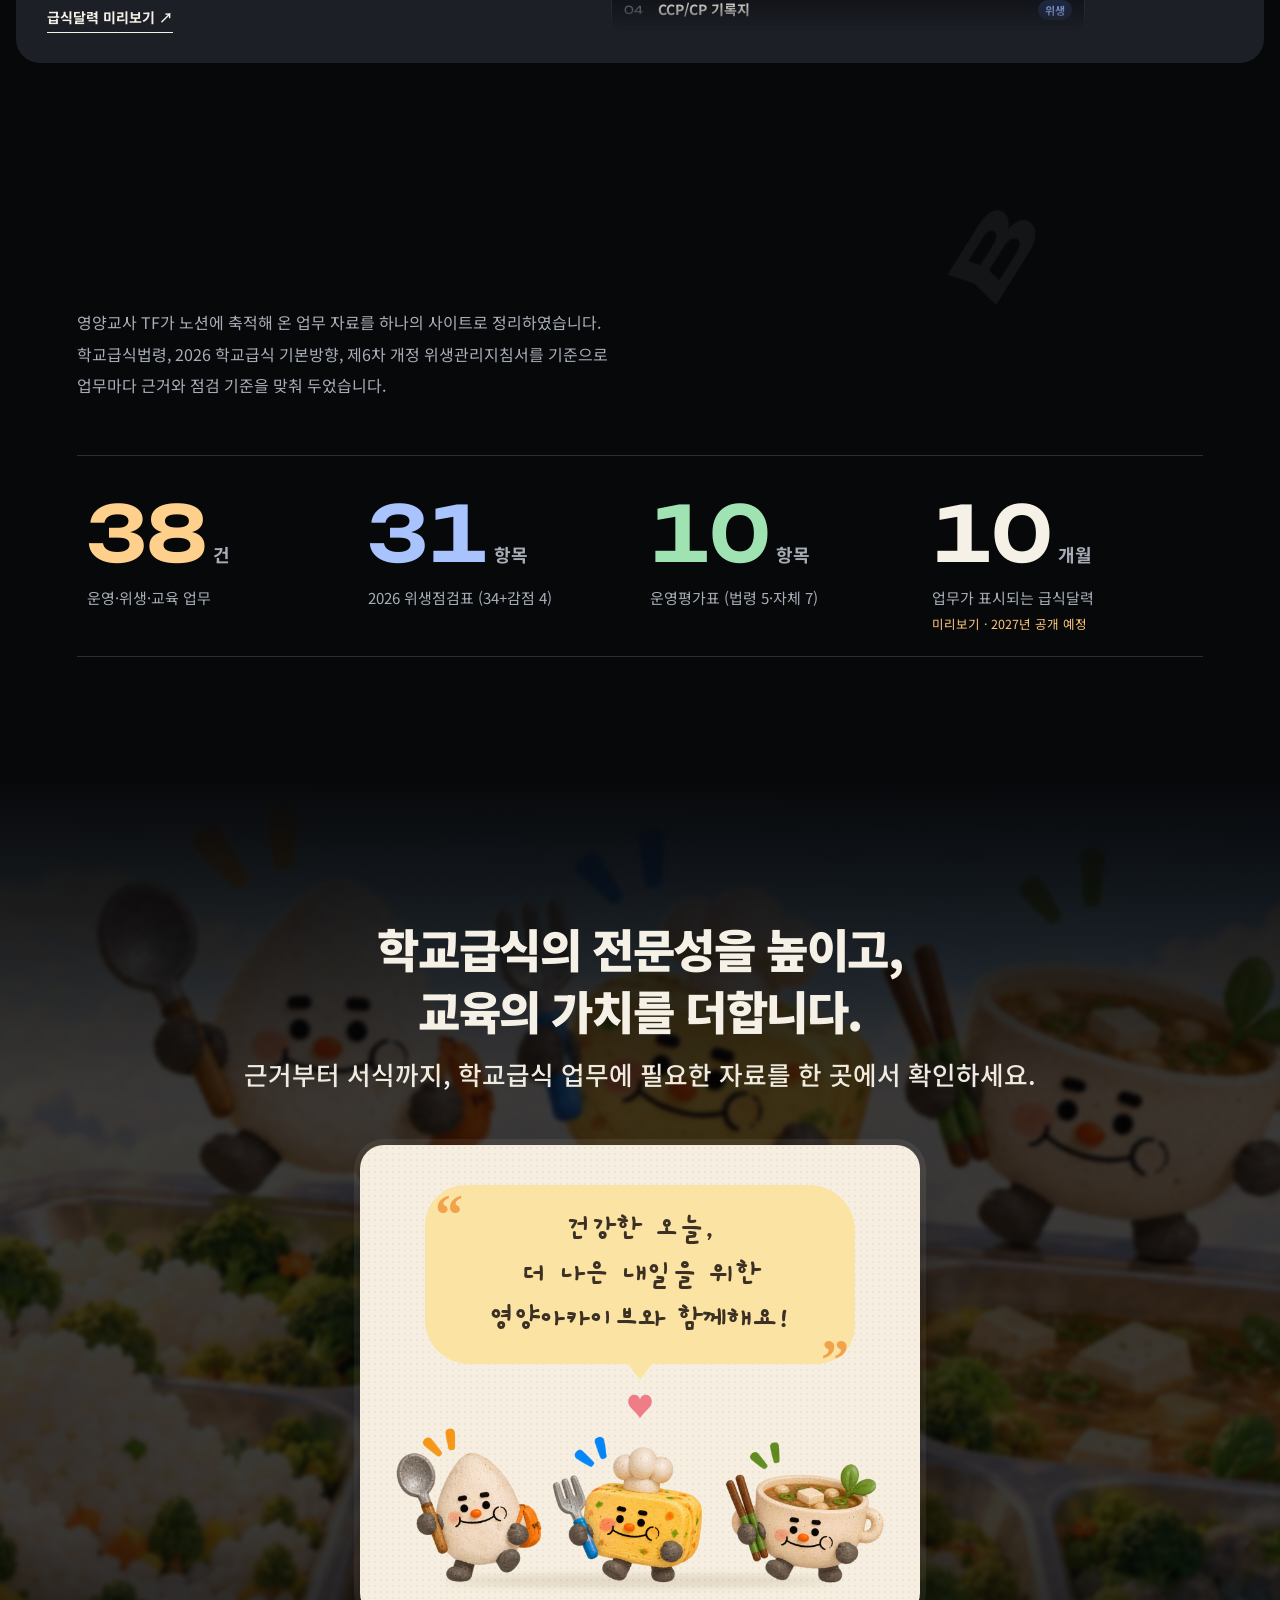
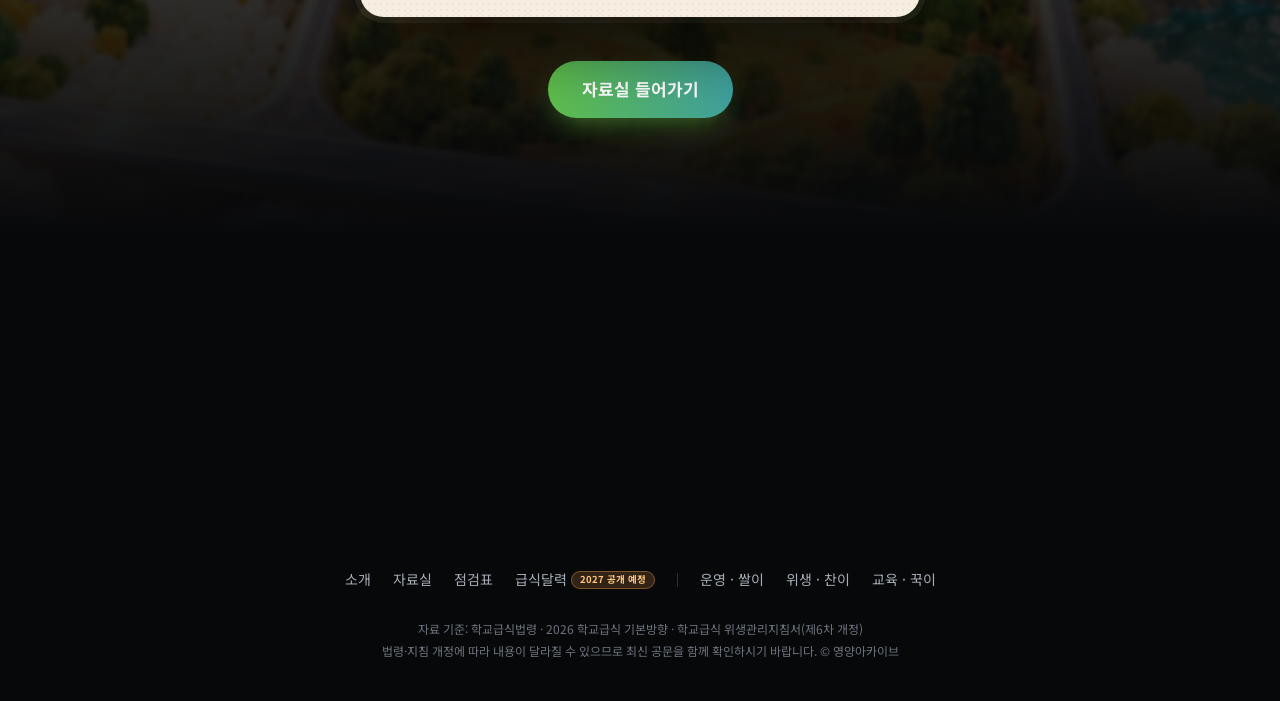
<file: index-v3.html>
<!doctype html> <html lang="ko"> <head> <meta charset="utf-8"> <meta name="viewport" content="width=device-width,initial-scale=1,viewport-fit=cover"> <title>영양아카이브</title> <meta name="description" content="AI 기반 학교급식 업무 효율화 플랫폼. 운영·위생·교육 업무의 근거, 점검항목, 서식을 한 곳에서."> <meta name="theme-color" content="#07080a"> <link rel="preconnect" href="https://fonts.googleapis.com"> <link rel="preconnect" href="https://fonts.gstatic.com" crossorigin> <link rel="stylesheet" href="https://fonts.googleapis.com/css2?family=Unbounded:wght@400;600;800&family=Noto+Sans+KR:wght@400;500;700;900&family=Gaegu:wght@700&display=swap"> <link rel="stylesheet" href="main.css"> <link rel="stylesheet" href="v2.css"> <link rel="stylesheet" href="v3.css"> </head> <body> <a class="skip" href="archive-preview.html">자료실로 바로 가기</a> <section class="intro" id="intro" aria-label="식판 속 세상으로 들어가는 첫 화면"> <div class="intro-pin"> <div class="intro-brand"> <svg class="mark" viewBox="0 0 44 32" aria-hidden="true"><defs><linearGradient id="trS" x1="0" y1="0" x2="0" y2="1"><stop offset="0" stop-color="#f3f5f7"/><stop offset="1" stop-color="#a3abb3"/></linearGradient><linearGradient id="trC" x1="0" y1="0" x2="0" y2="1"><stop offset="0" stop-color="#9aa2aa"/><stop offset="1" stop-color="#d9dde1"/></linearGradient></defs><rect x="1" y="1" width="42" height="30" rx="7" fill="url(#trS)" stroke="#8a929a" stroke-width="1"/><g fill="url(#trC)" stroke="#8a929a" stroke-width=".8"><rect x="5" y="4.5" width="10" height="8" rx="2.5"/><rect x="17" y="4.5" width="10" height="8" rx="2.5"/><rect x="29" y="4.5" width="10" height="8" rx="2.5"/><rect x="5" y="15" width="16" height="12.5" rx="3"/><rect x="23" y="15" width="16" height="12.5" rx="3"/></g><circle cx="10" cy="8.5" r="2.2" fill="#f2a24a"/><circle cx="22" cy="8.5" r="2.2" fill="#4d7fe8"/><circle cx="34" cy="8.5" r="2.2" fill="#4fae6a"/></svg> <span class="intro-word en">NUTRITION ARCHIVE</span><span class="intro-sub">AI 기반 학교급식 업무 효율화 플랫폼</span> </div> <div class="tray" id="tray"> <span class="tray-handle l" aria-hidden="true"></span> <span class="tray-handle r" aria-hidden="true"></span> <div class="tray-window"> <video id="dive" muted playsinline preload="auto" poster="assets/tray-poster.jpg" aria-hidden="true"> <source src="assets/tray-dive-scrub.mp4" type="video/mp4"> <source src="assets/tray-dive-scrub.webm" type="video/webm"> </video> <img class="tray-still" src="assets/tray-poster.jpg" alt="쌀이·찬이·꾹이가 구름 위 식판에서 손을 흔들고, 식판 칸 안에는 쌀 언덕과 채소 숲, 작은 연못이 펼쳐져 있어요."> </div> </div> <div class="chev" aria-hidden="true"><i></i><i></i><i></i></div> <div class="lanes" aria-hidden="true"> <p class="lanes-words"><span class="op">운영</span><i>·</i><span class="hy">위생</span><i>·</i><span class="ed">교육</span></p> <p class="lanes-sub">학교급식 업무를 한 식판에</p> </div> <div class="intro-fade" aria-hidden="true"></div> </div> </section> <header class="nav" id="nav"> <a class="logo" href="#about"><svg class="mark" viewBox="0 0 44 32" aria-hidden="true"><defs><linearGradient id="trS" x1="0" y1="0" x2="0" y2="1"><stop offset="0" stop-color="#f3f5f7"/><stop offset="1" stop-color="#a3abb3"/></linearGradient><linearGradient id="trC" x1="0" y1="0" x2="0" y2="1"><stop offset="0" stop-color="#9aa2aa"/><stop offset="1" stop-color="#d9dde1"/></linearGradient></defs><rect x="1" y="1" width="42" height="30" rx="7" fill="url(#trS)" stroke="#8a929a" stroke-width="1"/><g fill="url(#trC)" stroke="#8a929a" stroke-width=".8"><rect x="5" y="4.5" width="10" height="8" rx="2.5"/><rect x="17" y="4.5" width="10" height="8" rx="2.5"/><rect x="29" y="4.5" width="10" height="8" rx="2.5"/><rect x="5" y="15" width="16" height="12.5" rx="3"/><rect x="23" y="15" width="16" height="12.5" rx="3"/></g><circle cx="10" cy="8.5" r="2.2" fill="#f2a24a"/><circle cx="22" cy="8.5" r="2.2" fill="#4d7fe8"/><circle cx="34" cy="8.5" r="2.2" fill="#4fae6a"/></svg><b class="en">NUTRITION ARCHIVE</b></a> <nav aria-label="메인 메뉴"> <a href="guide.html">소개</a> <a href="archive-preview.html">자료실</a> <a href="archive-preview.html?tab=chk">점검표</a> <a href="archive-preview.html?tab=cal">급식달력 <em class="soon">2027 공개 예정</em></a> </nav> <a class="nav-cta" href="archive-preview.html">자료실 바로가기</a> </header> <main id="main"> <section class="hero" id="about"> <h1 class="hero-title" aria-label="Good meals, good days, good schools"> <span class="ln"><span>GOOD MEALS,</span></span> <span class="ln in"><span>GOOD DAYS,</span></span> <span class="ln"><span>GOOD SCHOOLS</span></span> </h1> <div class="hero-sub"> <p class="k1">AI 기반 학교급식 업무 효율화 플랫폼</p> <p class="k2">운영 · 위생 · 교육을 한 번에, 경기 미래학교급식플랫폼</p> </div> <div class="hero-visual" aria-hidden="true"> <div class="glow g1"></div><div class="glow g2"></div><div class="glow g3"></div> <img class="hero-trio" src="assets/trio-cut.png" alt=""> </div> <p class="hero-right"> 업무별 법적 근거, 점검 기준, 서식을<br> 한 화면에 정리하였습니다.<br> 자료를 찾는 시간은 줄이고,<br> 학생과 만나는 시간은 늘립니다. </p> </section> <section class="empathy"> <article class="ecard mess"> <div class="paper-storm" aria-hidden="true"> <span class="fchip f1"><i class="pdf">PDF</i>2026 학교급식 기본방향.pdf</span> <span class="fchip f2"><i class="hwp">HWP</i>학교급식 운영계획서(최종).hwp</span> <span class="fchip f3"><i class="xls">XLS</i>CCP기록지_최종_진짜최종.xlsx</span> <span class="fchip f4"><i class="pdf">PDF</i>위생관리지침서_제6차개정.pdf</span> <span class="fchip f5"><i class="hwp">HWP</i>학운위 심의자료_수정본.hwpx</span> <span class="fchip f6"><i class="hwp">HWP</i>식중독 대책반 구성(안).hwp</span> <span class="fchip f7"><i class="pdf">PDF</i>알레르기 표시 안내 공문.pdf</span> <span class="fchip f8"><i class="xls">XLS</i>위생점검표_2026.xlsx</span> <span class="fchip f9"><i class="hwp">HWP</i>영양상담 일지_2학기.hwp</span> <span class="fchip f10"><i class="xls">XLS</i>급식비 정산_3분기.xlsx</span> <span class="fchip f11"><i class="pdf">PDF</i>HACCP 매뉴얼(2024).pdf</span> <span class="fchip f12"><i class="hwp">HWP</i>가정통신문_10월식단.hwp</span> </div> <div class="ecard-copy top"> <p class="q">“이 서류, 근거가 뭐였더라?”<br>“작년 계획서는 어디 뒀지?”</p> <p class="hl hl-amber">흩어진 공문과 지침 사이에서</p> <p>퇴근이 늦어진 날, 없으셨나요?</p> </div> </article> <article class="ecard calm"> <div class="sorted" aria-hidden="true"> <img class="sorted-trio" src="assets/trio-cut.png" alt=""> <div class="trays"> <div class="tcol op"><b>운영</b><span class="fchip"><i class="hwp">HWP</i>운영계획서</span><span class="fchip"><i class="pdf">PDF</i>학운위 심의</span></div> <div class="tcol hy"><b>위생</b><span class="fchip"><i class="xls">XLS</i>CCP 기록지</span><span class="fchip"><i class="pdf">PDF</i>위생관리지침</span></div> <div class="tcol ed"><b>교육</b><span class="fchip"><i class="hwp">HWP</i>영양상담</span><span class="fchip"><i class="pdf">PDF</i>교육자료</span></div> </div> </div> <div class="ecard-copy bottom"> <p class="hl hl-green">흩어진 자료를 한 곳에</p> <p>업무를 누르면 근거, 점검 기준, 서식이 차례로</p> <p class="big">학교급식 업무의 기준을 모으고,<br>현장의 실천을 지원합니다.</p> </div> </article> </section> <section class="slogan"> <h2 class="slogan-title"><span>업무는 더 간편하게,</span><span class="sl2">교육은 더 깊이 있게.</span></h2> <p class="slogan-brand"><svg class="mark" viewBox="0 0 44 32" aria-hidden="true"><defs><linearGradient id="trS" x1="0" y1="0" x2="0" y2="1"><stop offset="0" stop-color="#f3f5f7"/><stop offset="1" stop-color="#a3abb3"/></linearGradient><linearGradient id="trC" x1="0" y1="0" x2="0" y2="1"><stop offset="0" stop-color="#9aa2aa"/><stop offset="1" stop-color="#d9dde1"/></linearGradient></defs><rect x="1" y="1" width="42" height="30" rx="7" fill="url(#trS)" stroke="#8a929a" stroke-width="1"/><g fill="url(#trC)" stroke="#8a929a" stroke-width=".8"><rect x="5" y="4.5" width="10" height="8" rx="2.5"/><rect x="17" y="4.5" width="10" height="8" rx="2.5"/><rect x="29" y="4.5" width="10" height="8" rx="2.5"/><rect x="5" y="15" width="16" height="12.5" rx="3"/><rect x="23" y="15" width="16" height="12.5" rx="3"/></g><circle cx="10" cy="8.5" r="2.2" fill="#f2a24a"/><circle cx="22" cy="8.5" r="2.2" fill="#4d7fe8"/><circle cx="34" cy="8.5" r="2.2" fill="#4fae6a"/></svg>NUTRITION ARCHIVE</p> <p class="slogan-sub">영양교사의 업무 경험을 바탕으로 AI와 함께 정리한 학교급식 자료실입니다.</p> </section> <section class="reel" aria-hidden="true"> <div class="reel-stage" id="reel"> <div class="rtile" data-c="all"><span class="tab"><b>급식 삼총사</b><em>TRIO</em></span><div class="rimg"><img src="assets/card5.jpg" alt="" loading="lazy"></div></div> <div class="rtile" data-c="op"><span class="tab"><b>자료실</b><em>ARCHIVE</em></span><div class="rimg"><img src="assets/gb-arc.jpg" alt="" loading="lazy"></div></div> <div class="rtile" data-c="op"><span class="tab"><b>쌀이 · 운영</b><em>OPERATIONS</em></span><div class="rimg"><img src="assets/card1.jpg" alt="" loading="lazy"></div></div> <div class="rtile" data-c="op"><span class="tab"><b>자료실 화면</b><em>SCREEN</em></span><div class="rimg"><img src="assets/ui-arc.jpg" alt="" loading="lazy"></div></div> <div class="rtile" data-c="hy"><span class="tab"><b>점검표</b><em>CHECKLIST</em></span><div class="rimg"><img src="assets/gb-chk.jpg" alt="" loading="lazy"></div></div> <div class="rtile" data-c="hy"><span class="tab"><b>찬이 · 위생</b><em>FOOD SAFETY</em></span><div class="rimg"><img src="assets/card2.jpg" alt="" loading="lazy"></div></div> <div class="rtile" data-c="hy"><span class="tab"><b>점검 항목</b><em>INSPECTION</em></span><div class="rimg"><img src="assets/ui-insp.jpg" alt="" loading="lazy"></div></div> <div class="rtile" data-c="ed"><span class="tab"><b>급식달력</b><em>CALENDAR</em></span><div class="rimg"><img src="assets/gb-cal.jpg" alt="" loading="lazy"></div></div> <div class="rtile" data-c="ed"><span class="tab"><b>꾹이 · 교육</b><em>EDUCATION</em></span><div class="rimg"><img src="assets/card3.jpg" alt="" loading="lazy"></div></div> <div class="rtile" data-c="ed"><span class="tab"><b>달력 화면</b><em>SCREEN</em></span><div class="rimg"><img src="assets/ui-cal.jpg" alt="" loading="lazy"></div></div> <div class="rtile" data-c="op"><span class="tab"><b>근거 · 기준 · 서식</b><em>BASIS</em></span><div class="rimg"><img src="assets/gb-base.jpg" alt="" loading="lazy"></div></div> <div class="rtile" data-c="all"><span class="tab"><b>급식 한 상</b><em>MEAL</em></span><div class="rimg"><img src="assets/card4.jpg" alt="" loading="lazy"></div></div> <div class="rtile" data-c="hy"><span class="tab"><b>세부 자료</b><em>BOARD</em></span><div class="rimg"><img src="assets/ui-board.jpg" alt="" loading="lazy"></div></div> <div class="rtile" data-c="ed"><span class="tab"><b>계기교육</b><em>LESSON</em></span><div class="rimg"><img src="assets/gb-edu.jpg" alt="" loading="lazy"></div></div> <div class="rtile" data-c="all"><span class="tab"><b>함께해요</b><em>TOGETHER</em></span><div class="rimg"><img src="assets/card6.jpg" alt="" loading="lazy"></div></div> </div> </section> <section class="why" id="why"> <div class="why-head"> <h2 class="scatter" aria-label="What's inside the archive"><span class="w">WHAT'S INSIDE</span><span class="w">THE ARCHIVE</span></h2> <p class="why-copy"> 업무 하나를 누르면 법령 근거, 2026 위생점검표·운영평가표 항목,<br> 절차와 서식까지 순서대로 펼쳐집니다. </p> </div> <div class="bento"> <article class="b b1"> <span class="no en">OPERATIONS</span> <div class="b-copy"> <h3>운영 · 쌀이</h3> <p>운영계획서와 학운위 심의부터 예산·계약·정보공개까지.<br>매달, 매 학기 챙겨야 할 운영 업무를 근거와 서식으로 정리하였습니다.</p> <a href="archive-preview.html?category=운영">운영 자료 보기 ↗</a> </div> <img class="b-char" src="assets/ssal.png" alt="숟가락을 든 쌀이"> </article> <article class="b b2"> <span class="no en">FOOD SAFETY</span> <div class="b-copy"> <h3>위생 · 찬이</h3> <p>CCP/CP 기록지, 일일위생점검, 식중독 대책반.<br>2026 위생점검표 항목과 연계됩니다.</p> <a href="archive-preview.html?category=위생">위생 자료 보기 ↗</a> </div> <img class="b-char" src="assets/chan.png" alt="포크를 든 찬이"> </article> <article class="b b3"> <span class="no en">EDUCATION</span> <div class="b-copy"> <h3>교육 · 꾹이</h3> <p>정규 교육과정, 영양상담, 학부모·교직원 교육까지.<br>수업에 활용할 수 있는 영양·식생활 교육자료를 모았습니다.</p> <a href="archive-preview.html?category=교육">교육 자료 보기 ↗</a> </div> <img class="b-char" src="assets/kkuk.png" alt="젓가락을 든 꾹이"> </article> <article class="b b4"> <span class="no en">CALENDAR · CHECKLIST</span> <div class="b-copy"> <h3>급식달력 · 점검표 <em class="soon">2027 공개 예정</em></h3> <p>업무 주기를 연간 급식 일정에 맞춰 달력으로 제공하고,<br>점검표 항목에서 관련 서류를 바로 찾을 수 있습니다.</p> <a href="archive-preview.html?tab=cal">급식달력 미리보기 ↗</a> </div> <div class="ticker" aria-label="아카이브에 담긴 업무 목록"><ol id="ticker"></ol></div> </article> </div> </section> <section class="numbers"> <div class="numbers-head"> <p>영양교사 TF가 노션에 축적해 온 업무 자료를 하나의 사이트로 정리하였습니다.<br> 학교급식법령, 2026 학교급식 기본방향, 제6차 개정 위생관리지침서를 기준으로<br> 업무마다 근거와 점검 기준을 맞춰 두었습니다.</p> <h2 class="scatter right" aria-label="In numbers"><span class="w">IN</span><span class="w">NUMBERS</span></h2> </div> <ul class="stats"> <li><b data-count="46">0</b><span>건</span><em>운영·위생·교육 업무</em></li> <li><b data-count="38">0</b><span>항목</span><em>2026 위생점검표 (34+감점 4)</em></li> <li><b data-count="12">0</b><span>항목</span><em>운영평가표 (법령 5·자체 7)</em></li> <li><b data-count="12">0</b><span>개월</span><em>업무가 표시되는 급식달력<br><small>미리보기 · 2027년 공개 예정</small></em></li> </ul> </section> <section class="cta"> <div class="cta-bg" aria-hidden="true"><img src="assets/tray-world.jpg" alt=""></div> <h2 class="cta-title">학교급식의 전문성을 높이고,<br>교육의 가치를 더합니다.</h2> <p class="cta-sub">근거부터 서식까지, 학교급식 업무에 필요한 자료를 한 곳에서 확인하세요.</p> <figure class="finale-card"> <blockquote class="bubble"><span class="qm l" aria-hidden="true">“</span>건강한 오늘,<br>더 나은 내일을 위한<br>영양아카이브와 함께해요!<span class="qm r" aria-hidden="true">”</span></blockquote> <span class="heart" aria-hidden="true">♥</span> <img src="assets/trio-cut.png" alt="쌀이, 찬이, 꾹이가 나란히 서서 인사해요."> <span class="ground" aria-hidden="true"></span> </figure> <a class="cta-btn" href="archive-preview.html">자료실 들어가기</a> </section> </main> <footer class="foot v2"> <div class="fbrand"> <img src="assets/trio-cut.png" alt="" aria-hidden="true"> <p class="fg en">NUTRITION ARCHIVE</p> <p class="ftag">AI 기반 학교급식 업무 효율화 플랫폼 · 경기도교육청 미래학교급식 플랫폼 TF</p> </div> <nav class="flinks" aria-label="바닥글 메뉴"> <a href="guide.html">소개</a><a href="archive-preview.html">자료실</a><a href="archive-preview.html?tab=chk">점검표</a><a href="archive-preview.html?tab=cal">급식달력 <em class="soon">2027 공개 예정</em></a> <span class="sep" aria-hidden="true"></span> <a href="archive-preview.html?category=운영">운영 · 쌀이</a><a href="archive-preview.html?category=위생">위생 · 찬이</a><a href="archive-preview.html?category=교육">교육 · 꾹이</a> </nav> <small class="fnote">자료 기준: 학교급식법령 · 2026 학교급식 기본방향 · 학교급식 위생관리지침서(제6차 개정)<br>법령·지침 개정에 따라 내용이 달라질 수 있으므로 최신 공문을 함께 확인하시기 바랍니다. © 영양아카이브</small> </footer> <button class="totop" id="totop" type="button" aria-label="맨 위로">↑</button> <script src="vendor/gsap.min.js"></script> <script src="vendor/ScrollTrigger.min.js"></script> <script src="vendor/lenis.min.js"></script> <script src="main-v3.js"></script> </body> </html>
</file>
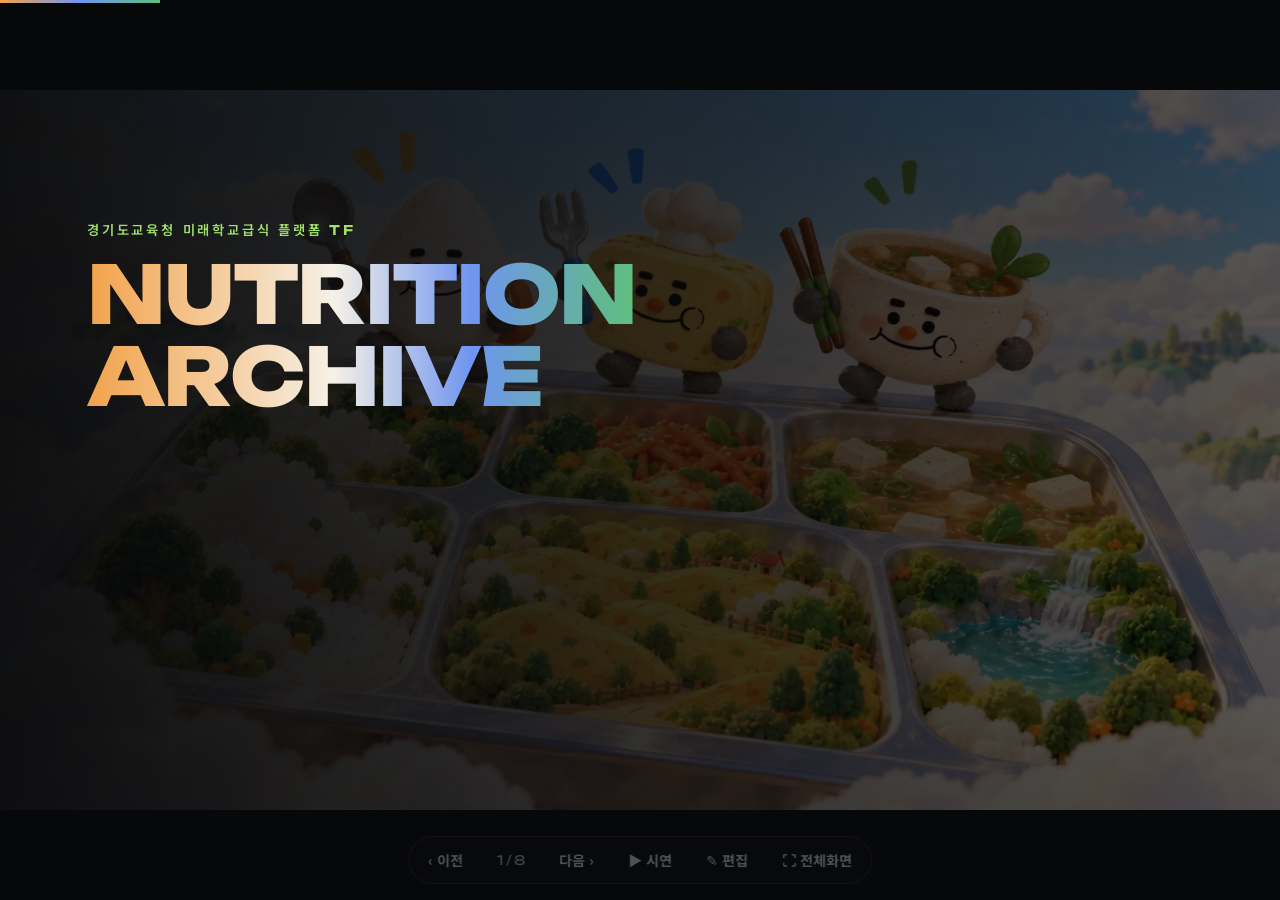
<file: present.html>
<!doctype html> <html lang="ko"> <head> <meta charset="utf-8"> <meta name="viewport" content="width=device-width,initial-scale=1"> <meta name="robots" content="noindex,nofollow"> <title>영양아카이브 발표</title> <link rel="preconnect" href="https://fonts.googleapis.com"> <link rel="preconnect" href="https://fonts.gstatic.com" crossorigin> <link rel="stylesheet" href="https://fonts.googleapis.com/css2?family=Unbounded:wght@400;600;800&family=Noto+Sans+KR:wght@400;500;700;900&display=swap"> <style>:root{--bg:#07080a;--bg2:#101217;--card:#15181e;--line:rgba(255,255,255,.1);--paper:#f6f1e6;--muted:#a9adb5;--dim:#6d727b;--op:#f2a24a;--hy:#6f95f0;--ed:#5fbf7c;--leaf:#9ee06a;--red:#e5484d;--f-disp:"Unbounded","Noto Sans KR",system-ui,sans-serif;--f-body:"Noto Sans KR",system-ui,-apple-system,"Apple SD Gothic Neo","Malgun Gothic",sans-serif}*{box-sizing:border-box}body,html{margin:0;height:100%;background:var(--bg);color:var(--paper);font-family:var(--f-body);overflow:hidden;word-break:keep-all;overflow-wrap:break-word}button{font:inherit;color:inherit;cursor:pointer}img{display:block;max-width:100%}#viewport{position:fixed;inset:0;overflow:hidden}#stage{position:absolute;left:50%;top:50%;width:1920px;height:1080px;transform-origin:center center}.slide{position:absolute;inset:0;padding:110px 130px 120px;opacity:0;visibility:hidden;transition:opacity .5s ease,visibility 0s .5s;overflow:hidden}.slide.on{opacity:1;visibility:visible;transition:opacity .5s ease}.slide::before{content:"";position:absolute;inset:0;pointer-events:none;background:radial-gradient(900px 600px at 85% 110%,rgba(79,174,106,.1),transparent 60%),radial-gradient(800px 500px at 10% -10%,rgba(242,162,74,.08),transparent 60%)}[data-s]{opacity:0;transform:translateY(26px);transition:opacity .55s ease,transform .55s cubic-bezier(.2,.8,.2,1)}[data-s].in{opacity:1;transform:none}.kick{font-family:var(--f-disp);font-size:20px;font-weight:600;letter-spacing:.22em;color:var(--leaf);margin:0 0 22px;text-transform:uppercase}h2.tt{font-size:68px;line-height:1.22;font-weight:900;letter-spacing:-.025em;margin:0 0 26px}.lead{font-size:28px;line-height:1.65;color:var(--muted);margin:0;max-width:1100px}.c-op{color:var(--op)}.c-hy{color:var(--hy)}.c-ed{color:var(--ed)}.demo{display:inline-flex;align-items:center;gap:12px;border:0;border-radius:999px;padding:16px 30px 16px 22px;font-size:24px;font-weight:800;background:var(--paper);color:#0b0d10;box-shadow:0 10px 30px -10px rgba(0,0,0,.6);transition:transform .2s,box-shadow .2s}.demo:hover{transform:translateY(-3px);box-shadow:0 18px 40px -12px rgba(0,0,0,.7)}.demo i{display:grid;place-items:center;width:34px;height:34px;border-radius:50%;background:#0b0d10;color:var(--paper);font-style:normal;font-size:15px}.demo.sm{font-size:19px;padding:11px 22px 11px 14px}.demo.sm i{width:28px;height:28px;font-size:12px}.demo.ghost{background:rgba(255,255,255,.08);color:var(--paper);box-shadow:inset 0 0 0 1px var(--line)}.demo.ghost i{background:var(--paper);color:#0b0d10}.bframe{border-radius:20px;overflow:hidden;background:#1b1e24;box-shadow:0 0 0 1px rgba(255,255,255,.12),0 40px 90px -40px rgba(0,0,0,.95)}.bframe .bar{height:38px;display:flex;align-items:center;gap:8px;padding:0 16px;background:#22262d}.bframe .bar b{width:12px;height:12px;border-radius:50%;background:#3a3f48}.bframe .bar span{margin-left:14px;font-size:14px;color:var(--dim);font-family:var(--f-disp);letter-spacing:.02em}.bframe img{width:100%;aspect-ratio:16/10;object-fit:cover;object-position:top}#s1{padding:0}#s1 video{position:absolute;inset:0;width:100%;height:100%;object-fit:cover;filter:brightness(.42) saturate(1.05)}#s1 .shade{position:absolute;inset:0;background:linear-gradient(90deg,rgba(7,8,10,.92) 0,rgba(7,8,10,.55) 55%,rgba(7,8,10,.2) 100%)}#s1 .in1{position:absolute;left:130px;top:50%;transform:translateY(-50%);max-width:1100px}#s1 .brand{font-family:var(--f-disp);font-weight:800;font-size:120px;line-height:1.02;letter-spacing:-.02em;margin:0;background:linear-gradient(90deg,#f2a24a,#f6f1e6 45%,#6f95f0 70%,#5fbf7c);-webkit-background-clip:text;background-clip:text;color:transparent}#s1 .ko{font-size:56px;font-weight:900;margin:18px 0 10px;letter-spacing:-.02em}#s1 .sub{font-size:30px;color:#d7d9dd;margin:0 0 44px;line-height:1.6}#s1 .meta{font-size:22px;color:var(--muted);margin:40px 0 0;line-height:1.8}#s1 .trio{position:absolute;right:120px;bottom:90px;width:520px;filter:drop-shadow(0 30px 40px rgba(0,0,0,.6))}.why{display:grid;grid-template-columns:1fr 1fr;gap:70px;margin-top:40px;height:620px}.mess{position:relative;border-radius:28px;background:linear-gradient(160deg,#171a20,#0f1115);box-shadow:inset 0 0 0 1px var(--line);overflow:hidden;padding:46px 50px}.mess q{display:block;font-size:40px;font-weight:900;line-height:1.45;quotes:"“" "”"}.mess p{font-size:26px;color:var(--muted);margin:26px 0 0;line-height:1.6}.mess p b{color:var(--op)}.chip{position:absolute;display:flex;align-items:center;gap:10px;padding:10px 16px;border-radius:10px;background:#f4f1ea;color:#1b1e24;font-size:17px;font-weight:700;white-space:nowrap;box-shadow:0 10px 24px -10px rgba(0,0,0,.6)}.chip em{font-style:normal;font-size:12px;font-weight:900;color:#fff;border-radius:5px;padding:3px 6px}.chip .pdf{background:#d9453b}.chip .hwp{background:#2f6fd8}.chip .xls{background:#1f8a4c}.flow{border-radius:28px;background:linear-gradient(160deg,#18211b,#0f1512);box-shadow:inset 0 0 0 1px rgba(95,191,124,.25);padding:46px 50px;display:flex;flex-direction:column}.flow h3{font-size:40px;font-weight:900;margin:0 0 10px;color:var(--leaf)}.flow .fl{font-size:24px;color:var(--muted);margin:0 0 34px}.steps{display:flex;flex-direction:column;gap:16px}.steps div{display:flex;align-items:center;gap:22px;padding:20px 26px;border-radius:18px;background:rgba(255,255,255,.05);font-size:28px;font-weight:800}.steps div span{font-family:var(--f-disp);font-size:20px;color:#0b0d10;background:var(--leaf);width:44px;height:44px;border-radius:50%;display:grid;place-items:center;flex:none}.steps div small{font-size:20px;font-weight:500;color:var(--muted);margin-left:auto}.nt{display:grid;grid-template-columns:880px 1fr;gap:56px;margin-top:20px;align-items:start}.nview .npage{background:#fff;color:#37352f;padding:26px 36px 22px;height:560px;overflow:hidden;font-family:ui-sans-serif,-apple-system,"Segoe UI","Noto Sans KR",sans-serif}.nh{font-size:34px;font-weight:800;display:flex;align-items:center;gap:12px;margin-bottom:14px}.nh .nic{font-size:36px}.ncall{background:#e7f3f8;border-radius:6px;padding:12px 16px;font-size:14px;line-height:1.75;margin-bottom:14px}.ntabs{display:flex;gap:16px;font-size:14px;color:#787774;margin-bottom:8px}.ntabs b{color:#37352f;background:#efefed;border-radius:5px;padding:2px 9px}.ngrp{font-size:14px;color:#787774;margin:8px 0 6px}.ngrp em{font-style:normal;border-radius:4px;padding:1px 7px;color:#37352f;margin-right:4px}.ngrp .g1{background:#dbeddb}.ngrp .g2{background:#ffe2dd}.ngrp .g3{background:#e8deee}.ntb{border-collapse:collapse;width:100%;font-size:14px}.ntb th{text-align:left;font-weight:500;color:#787774;border-bottom:1px solid #e9e9e7;padding:6px 8px}.ntb td{border-bottom:1px solid #e9e9e7;padding:6px 8px;white-space:nowrap}.ntb i{font-style:normal;background:#dbeddb;border-radius:4px;padding:1px 6px}.ntb i.o{background:#fadec9}.ntb i.g{background:#e3e2e0}.ntb u{text-decoration:none;background:#e8deee;border-radius:4px;padding:1px 6px}.ntb u.p{background:#fdecc8}.ncap{display:flex;align-items:center;justify-content:space-between;margin-top:16px;font-size:20px;color:var(--muted)}.ntr{display:flex;flex-direction:column;gap:18px;padding-top:6px}.nrow{display:grid;grid-template-columns:1fr 34px 1fr;align-items:stretch;gap:12px}.nrow>i{font-style:normal;align-self:center;text-align:center;font-size:28px;color:var(--leaf)}.np,.ns{border-radius:18px;padding:18px 20px;display:flex;flex-direction:column;gap:6px}.np{background:rgba(255,255,255,.04);box-shadow:inset 0 0 0 1px var(--line)}.ns{background:rgba(158,224,106,.08);box-shadow:inset 0 0 0 1px rgba(158,224,106,.35)}.np b{font-size:24px;font-weight:900;color:#ff9c8f}.ns b{font-size:24px;font-weight:900;color:var(--leaf)}.np span,.ns span{font-size:18px;color:#c9ccd2;line-height:1.55}.ov{display:grid;grid-template-columns:repeat(4,1fr);gap:30px;margin-top:36px}.ovc{border-radius:22px;background:var(--card);box-shadow:inset 0 0 0 1px var(--line);overflow:hidden;display:flex;flex-direction:column}.ovc img{aspect-ratio:16/10;object-fit:cover;object-position:top;width:100%}.ovc .tx{padding:22px 24px 24px;display:flex;flex-direction:column;gap:8px;flex:1}.ovc b{font-size:30px;font-weight:900}.ovc span{font-size:19px;color:var(--muted);line-height:1.55;flex:1}.ovc .tag{align-self:flex-start;font-size:14px;font-weight:800;color:#0b0d10;background:var(--op);border-radius:999px;padding:3px 10px;flex:none}.ovc .demo{align-self:flex-start;margin-top:8px}.nums{display:grid;grid-template-columns:repeat(4,1fr);gap:30px;margin-top:44px}.num{padding:22px 4px;border-top:1px solid var(--line);cursor:default}.num b{font-family:var(--f-disp);font-size:78px;font-weight:600;line-height:1;letter-spacing:-.02em}.num u{text-decoration:none;font-size:26px;font-weight:700;margin-left:8px;color:var(--muted)}.num p{margin:12px 0 0;font-size:21px;color:var(--muted)}.num:first-child b{color:var(--op)}.num:nth-child(2) b{color:var(--hy)}.num:nth-child(3) b{color:var(--ed)}.sv{display:grid;grid-template-columns:1fr 1fr;gap:40px;margin-top:34px}.svc{border-radius:26px;background:var(--card);box-shadow:inset 0 0 0 1px var(--line);padding:34px 40px}.svc h4{margin:0 0 22px;font-size:26px;font-weight:900}.svc h4 small{font-size:17px;color:var(--muted);font-weight:500}.stack{display:flex;height:64px;border-radius:14px;overflow:hidden}.stack i{display:flex;align-items:center;justify-content:center;font-style:normal}.stack b{font-family:var(--f-disp);font-size:22px;color:#0b0d10}.stack i:last-child b{color:#fff}.lg{display:flex;gap:22px;margin:14px 0 30px;font-size:18px;color:var(--muted)}.lg em{display:inline-block;width:12px;height:12px;border-radius:3px;margin-right:7px}.big2{display:flex;align-items:center;gap:22px;padding-top:24px;border-top:1px solid var(--line)}.big2 b{font-size:50px;font-weight:900;color:var(--leaf);white-space:nowrap}.big2 span{font-size:21px;line-height:1.55;color:#d7d9dd}.big2 small{color:var(--muted);font-size:17px}.bars{display:flex;flex-direction:column;gap:16px}.bars div{display:grid;grid-template-columns:300px 1fr 50px;align-items:center;gap:14px;font-size:20px}.bars i{height:22px;border-radius:6px;background:linear-gradient(90deg,var(--op),#ff9c8f);width:var(--w)}.bars b{font-family:var(--f-disp);font-size:22px;text-align:right}.svk{margin:30px 0 0;font-size:25px;font-weight:700}.svk b{color:#ff9c8f}.src{position:absolute;left:130px;bottom:70px;font-size:15px;color:var(--dim);margin:0}.credit{display:flex;gap:16px;margin-top:20px}.credit div{flex:1;border-radius:16px;padding:14px 18px;background:rgba(255,255,255,.05);box-shadow:inset 0 0 0 1px var(--line);font-size:20px;font-weight:800}.credit em{display:block;font-style:normal;font-size:15px;font-weight:700;color:var(--leaf);margin-bottom:4px}.chk li.hl{box-shadow:inset 0 0 0 2px var(--leaf);background:rgba(158,224,106,.08)}.chk li.hl span{background:var(--leaf)}.chk ol{gap:12px;margin:26px 0 30px}.chk li{padding:16px 22px}#s2b .tt{font-size:56px;margin-bottom:14px}#s2b .lead{font-size:23px;max-width:1650px}#s2b .nt{margin-top:24px}#s2b .nview .npage{height:440px;padding:20px 32px}#s2b .ncall{font-size:13px;line-height:1.6;padding:9px 14px}#s2b .nh{font-size:28px;margin-bottom:10px}#s2b .ntb td,#s2b .ntb th{padding:4px 8px;font-size:13px}#s2b .ntr{gap:12px;padding-top:0}#s2b .np,#s2b .ns{padding:12px 16px;gap:4px}#s2b .np b,#s2b .ns b{font-size:21px}#s2b .np span,#s2b .ns span{font-size:16px}#s4 .credit{margin-top:16px;gap:12px}#s4 .credit div{font-size:17px;padding:10px 14px;white-space:nowrap}#s4 .credit em{font-size:14px}#s2b .credit{margin-top:6px}.ach{display:grid;grid-template-columns:220px 1fr;align-items:center;gap:20px;border-radius:20px;padding:22px 26px;background:rgba(158,224,106,.07);box-shadow:inset 0 0 0 1px rgba(158,224,106,.3)}.ach>b{font-size:40px;white-space:nowrap;font-weight:900;color:var(--leaf);line-height:1.1}.ach em{display:block;font-style:normal;font-size:24px;font-weight:900;color:#fff;margin-bottom:6px}.ach span{font-size:18px;color:#c9ccd2;line-height:1.5}.achn{margin:10px 0 0;font-size:22px;font-weight:800;color:#ffb3a8}#s2b .credit div{font-size:18px;padding:10px 14px}#s5 .tt{font-size:56px;margin-bottom:16px}#s5 .lead{font-size:22px}#s5 .chk ol{margin:20px 0 22px;gap:10px}#s5 .chk li{padding:12px 18px}#s5 .chk li b{font-size:23px}#s5 .chk li small{font-size:17px}#s6 .lead{font-size:23px}#s6 .mons{margin:20px 0 16px}#s6 .mons button img{width:100px;height:100px}#s6 .big b{font-size:96px}#s6 .gylist li{padding:9px 16px;font-size:21px}#s2 .tt{font-size:60px}.sv2{display:grid;grid-template-columns:600px 1fr;gap:40px;margin-top:30px}.kpis{display:flex;flex-direction:column;gap:16px}.kpi{display:flex;align-items:center;gap:22px;border-radius:22px;padding:20px 26px;background:var(--card);box-shadow:inset 0 0 0 1px var(--line)}.kpi>b{font-family:var(--f-disp);font-size:58px;font-weight:600;line-height:1;min-width:170px;letter-spacing:-.03em}.kpi>b small{font-size:24px;font-weight:600;margin:0 2px}.kpi.g>b{color:var(--leaf)}.kpi.o>b{color:var(--op)}.kpi.b>b{color:var(--hy)}.kpi span{font-size:20px;line-height:1.45;color:#e3e5e8}.kpi em{display:block;font-style:normal;font-weight:900;font-size:22px;margin-bottom:2px}.kpi span small{display:block;font-size:15px;color:var(--muted);margin-top:4px}.fix{border-radius:26px;background:var(--card);box-shadow:inset 0 0 0 1px var(--line);padding:26px 30px}.fix h4{margin:0 0 14px;font-size:24px;font-weight:900}.fx{display:grid;grid-template-columns:1fr 34px 1.15fr;align-items:center;gap:10px;padding:11px 0;border-top:1px solid var(--line)}.fx .q{font-size:19px;color:#c9ccd2;display:flex;align-items:center;gap:12px}.fx .q b{font-family:var(--f-disp);font-size:22px;color:#ff9c8f;min-width:44px}.fx>i{font-style:normal;color:var(--leaf);font-size:24px;text-align:center}.fx .a{font-size:19px;color:#e3e5e8}.fx .a b{color:var(--leaf)}.fxn{margin:10px 0 0;font-size:14px;color:var(--dim)}.chkx .tt{font-size:58px;margin-bottom:14px}.chkx .lead{font-size:23px}.ckchips{display:flex;gap:12px;margin-top:4px}.ckchips span{display:flex;align-items:baseline;gap:8px;padding:8px 16px;border-radius:999px;background:rgba(255,255,255,.06);box-shadow:inset 0 0 0 1px var(--line);font-size:18px;color:#d7d9dd}.ckchips b{font-family:var(--f-disp);font-size:24px;color:var(--hy)}.ckg{display:grid;grid-template-columns:470px 1fr;gap:40px;margin-top:26px;align-items:start}.cks{display:flex;flex-direction:column;gap:12px}.cks>button{display:flex;gap:16px;align-items:flex-start;text-align:left;border:0;border-radius:18px;padding:16px 20px;background:rgba(255,255,255,.04);box-shadow:inset 0 0 0 1px var(--line);transition:background .25s,box-shadow .25s,opacity .25s;opacity:.6}.cks>button i{font-style:normal;flex:none;width:40px;height:40px;border-radius:50%;display:grid;place-items:center;background:rgba(255,255,255,.12);font-family:var(--f-disp);font-size:18px;font-weight:600}.cks>button b{display:block;font-size:24px;font-weight:900;margin-bottom:4px}.cks>button small{font-size:17px;color:var(--muted);line-height:1.5}.cks>button.on{opacity:1;background:rgba(111,149,240,.12);box-shadow:inset 0 0 0 2px var(--hy)}.cks>button.on i{background:var(--hy);color:#0b0d10}.cks>button.star.on{background:rgba(158,224,106,.1);box-shadow:inset 0 0 0 2px var(--leaf)}.cks>button.star.on i{background:var(--leaf)}.ckgo{display:flex;gap:10px;margin-top:6px}.cksheets{display:flex;flex-wrap:wrap;gap:6px;margin-top:2px}.cksheets span{font-size:14px;font-weight:700;padding:5px 10px;border-radius:8px 8px 0 0;background:#e9f3e6;color:#1e5e33;border:1px solid #bcd9b5}.ckimg{position:relative}.ckimg img{width:100%;aspect-ratio:16/10;object-fit:cover;object-position:top;display:block;transition:opacity .3s}.ckpins{position:absolute;inset:0;pointer-events:none}.pin{position:absolute;width:0;height:0;opacity:0;transition:opacity .35s ease}.pin.on{opacity:1}.pin i{position:absolute;left:-17px;top:-17px;width:34px;height:34px;border-radius:50%;background:#e5484d;color:#fff;font-style:normal;font-weight:900;font-size:17px;display:grid;place-items:center;box-shadow:0 0 0 6px rgba(229,72,77,.25);animation:pp 1.6s infinite}.pin span{position:absolute;white-space:nowrap;background:#111318;color:#fff;font-size:17px;font-weight:800;padding:8px 13px;border-radius:10px;box-shadow:0 8px 20px -6px rgba(0,0,0,.6);left:26px;top:0;transform:translateY(-50%)}.pin.l span{left:auto;right:26px}.pin.d span{top:26px;transform:none;left:-17px}.pin.u span{top:auto;bottom:26px;transform:none;left:-17px}.pin.d.l span,.pin.u.l span{left:auto;right:-17px}@keyframes pp{50%{box-shadow:0 0 0 12px rgba(229,72,77,.08)}}.arc{display:grid;grid-template-columns:440px 150px 1fr;gap:40px;margin-top:20px;align-items:start}.arc .lt .lead{font-size:25px}.arc .pick{margin-top:40px;display:flex;flex-direction:column;gap:14px}.pick button{display:flex;align-items:center;gap:16px;border:0;border-radius:18px;padding:16px 20px;background:rgba(255,255,255,.04);box-shadow:inset 0 0 0 1px var(--line);text-align:left;transition:background .25s,box-shadow .25s}.pick button img{width:62px;height:62px;object-fit:contain}.pick button b{display:block;font-size:26px;font-weight:900}.pick button small{display:block;font-size:17px;color:var(--muted);margin-top:2px}.pick button.on{background:rgba(255,255,255,.1)}.pick button.on[data-k=op]{box-shadow:inset 0 0 0 2px var(--op)}.pick button.on[data-k=hy]{box-shadow:inset 0 0 0 2px var(--hy)}.pick button.on[data-k=ed]{box-shadow:inset 0 0 0 2px var(--ed)}.lever{position:relative;height:640px;display:flex;justify-content:center;user-select:none;touch-action:none}.lever .track{position:relative;width:26px;height:100%;border-radius:999px;background:linear-gradient(180deg,var(--op),var(--hy) 50%,var(--ed));box-shadow:inset 0 0 0 4px rgba(0,0,0,.45);opacity:.85}.lever .stop{position:absolute;left:50%;width:56px;height:4px;margin-left:-28px;background:rgba(255,255,255,.25);border-radius:2px}.lever .knob{position:absolute;left:50%;width:96px;height:96px;margin:-48px 0 0 -48px;border-radius:50%;background:radial-gradient(circle at 35% 30%,#fff,#d9d4c8 60%,#a9a395);box-shadow:0 14px 30px -6px rgba(0,0,0,.8),inset 0 -6px 12px rgba(0,0,0,.25);cursor:grab;display:grid;place-items:center;transition:top .45s cubic-bezier(.2,.8,.2,1)}.lever .knob.drag{transition:none;cursor:grabbing}.lever .knob img{width:70px;height:70px;object-fit:contain;pointer-events:none}.view{position:relative}.view .bframe img{aspect-ratio:16/10}.view .cap{display:flex;align-items:center;gap:20px;margin-top:22px}.view .cap p{margin:0;font-size:23px;line-height:1.55;color:#d7d9dd;flex:1}.view .cap p b{font-weight:900}.view .new{display:inline-block;margin-left:8px;padding:3px 10px;border-radius:999px;background:var(--red);color:#fff;font-size:15px;font-weight:900;letter-spacing:.06em;vertical-align:middle}.swap{transition:opacity .3s ease,transform .35s ease}.swap.out{opacity:0;transform:translateY(10px)}.chk{display:grid;grid-template-columns:560px 1fr;gap:70px;margin-top:30px;align-items:start}.chk ol{list-style:none;padding:0;margin:34px 0 40px;display:flex;flex-direction:column;gap:16px}.chk li{display:flex;gap:20px;align-items:flex-start;padding:20px 24px;border-radius:18px;background:rgba(255,255,255,.04);box-shadow:inset 0 0 0 1px var(--line)}.chk li span{font-family:var(--f-disp);font-size:20px;font-weight:600;color:#0b0d10;background:var(--hy);width:42px;height:42px;border-radius:50%;display:grid;place-items:center;flex:none}.chk li b{display:block;font-size:27px;font-weight:900;margin-bottom:4px}.chk li small{font-size:20px;color:var(--muted);line-height:1.5}.tabs2{display:flex;gap:10px;margin-bottom:16px}.tabs2 button{border:0;border-radius:999px;padding:10px 20px;font-size:19px;font-weight:800;background:rgba(255,255,255,.06);box-shadow:inset 0 0 0 1px var(--line)}.tabs2 button.on{background:var(--paper);color:#0b0d10}.cal{display:grid;grid-template-columns:600px 1fr;gap:60px;margin-top:20px;align-items:start}.mons{display:flex;gap:14px;margin:30px 0 26px}.mons button{border:0;border-radius:20px;padding:0;background:0 0;display:flex;flex-direction:column;align-items:center;gap:8px;opacity:.55;transition:opacity .25s,transform .25s}.mons button img{width:120px;height:120px;border-radius:24px;object-fit:cover;outline:4px solid transparent;outline-offset:3px}.mons button b{font-size:22px;font-weight:900}.mons button.on{opacity:1}.mons button.on img{outline-color:var(--leaf)}.mons button:hover{opacity:1;transform:translateY(-3px)}.big{display:flex;align-items:baseline;gap:16px;margin-bottom:14px}.big b{font-family:var(--f-disp);font-size:120px;font-weight:800;line-height:.9;color:var(--leaf)}.big span{font-size:28px;font-weight:800;color:var(--muted)}.gylist{list-style:none;margin:0 0 30px;padding:0;display:flex;flex-direction:column;gap:10px}.gylist li{display:flex;gap:18px;align-items:center;font-size:23px;padding:12px 18px;border-radius:14px;background:rgba(255,255,255,.04)}.gylist li em{font-style:normal;font-family:var(--f-disp);font-size:17px;color:var(--leaf);width:70px;flex:none}.gylist li small{margin-left:auto;font-size:16px;color:var(--dim)}.soon{display:inline-block;font-size:16px;font-weight:800;color:#0b0d10;background:var(--op);border-radius:999px;padding:4px 12px;vertical-align:middle;margin-left:12px;letter-spacing:0}.road{display:grid;grid-template-columns:repeat(3,1fr);gap:0;margin:60px 0 60px;position:relative}.road::before{content:"";position:absolute;left:30px;right:30px;top:29px;height:3px;background:linear-gradient(90deg,var(--op),var(--hy),var(--ed));opacity:.6}.road div{position:relative;padding-right:40px}.road div i{display:grid;place-items:center;width:60px;height:60px;letter-spacing:-.02em;border-radius:50%;background:var(--bg);box-shadow:inset 0 0 0 3px var(--paper);font-style:normal;font-family:var(--f-disp);font-weight:600;font-size:22px;margin-bottom:24px;position:relative}.road b{display:block;font-size:32px;font-weight:900;margin-bottom:10px}.road span{font-size:22px;color:var(--muted);line-height:1.6}.road ul{margin:0;padding:0;list-style:none;display:flex;flex-direction:column;gap:6px}.road li{font-size:21px;color:var(--muted);line-height:1.5;padding-left:18px;position:relative}.road li::before{content:"";position:absolute;left:2px;top:.62em;width:7px;height:7px;border-radius:50%;background:var(--leaf)}#s7 .tt{font-size:62px}#s7 .road{margin:48px 0 50px}.road em{display:inline-block;font-style:normal;font-size:18px;font-weight:800;color:var(--leaf);margin-bottom:8px;letter-spacing:.04em}.end{display:flex;align-items:center;gap:56px;padding:40px 46px;border-radius:28px;background:var(--card);box-shadow:inset 0 0 0 1px var(--line)}.end img.qr{width:200px;height:200px;border-radius:16px;background:#fff;padding:10px}.end h3{font-size:54px;font-weight:900;margin:0 0 12px}.end p{font-size:24px;color:var(--muted);margin:0;line-height:1.6}.end p code{font-family:var(--f-disp);font-size:20px;color:var(--paper)}.end .trio2{width:330px;margin-left:auto}#ctl{position:fixed;left:50%;bottom:16px;transform:translateX(-50%);display:flex;align-items:center;gap:6px;padding:6px;border-radius:999px;background:rgba(16,18,23,.82);box-shadow:inset 0 0 0 1px var(--line);backdrop-filter:blur(8px);-webkit-backdrop-filter:blur(8px);z-index:30;opacity:.35;transition:opacity .25s}#ctl:focus-within,#ctl:hover{opacity:1}#ctl button{border:0;background:0 0;border-radius:999px;padding:8px 14px;font-size:14px;font-weight:700;color:#d7d9dd}#ctl button:hover{background:rgba(255,255,255,.1)}#ctl .pg{font-family:var(--f-disp);font-size:13px;color:var(--muted);padding:0 8px;min-width:56px;text-align:center}#ctl button.on{background:var(--paper);color:#0b0d10}#bar{position:fixed;left:0;top:0;height:3px;background:linear-gradient(90deg,var(--op),var(--hy),var(--ed));z-index:31;transition:width .4s ease}body.edit [data-e]{outline:2px dashed rgba(158,224,106,.6);outline-offset:4px;cursor:text}body.edit [data-e]:focus{outline-style:solid;background:rgba(158,224,106,.06)}#editTip{position:fixed;top:14px;left:50%;transform:translateX(-50%);padding:8px 16px;border-radius:999px;background:var(--leaf);color:#0b0d10;font-size:14px;font-weight:800;z-index:32;display:none}body.edit #editTip{display:block}#demo{position:fixed;inset:0;z-index:50;background:#000;display:none;flex-direction:column}#demo.on{display:flex}#demo .top{height:56px;flex:none;display:flex;align-items:center;gap:8px;padding:0 10px 0 18px;background:#0b0d10;border-bottom:1px solid var(--line);overflow-x:auto;scrollbar-width:none}#demo .top::-webkit-scrollbar{display:none}#demo .top .tl{font-size:15px;font-weight:900;color:var(--leaf);white-space:nowrap;margin-right:10px}#demo .top button{border:0;border-radius:999px;padding:7px 14px;font-size:14px;font-weight:700;background:rgba(255,255,255,.06);white-space:nowrap}#demo .top button.on{background:var(--paper);color:#0b0d10}#demo .top .nx{margin-left:auto;background:var(--leaf);color:#0b0d10;font-weight:900}#demo .top .x{background:var(--red);color:#fff;font-weight:900;padding:7px 18px}#demo .wrap{position:relative;flex:1;background:#f6f3ec}#demo iframe{position:absolute;inset:0;width:100%;height:100%;border:0;background:#f6f3ec}#demo .ld{position:absolute;inset:0;display:grid;place-items:center;background:#f6f3ec;color:#3b4049;font-size:18px;font-weight:700;pointer-events:none;transition:opacity .3s}#demo .ld.off{opacity:0}#demo .fb{position:absolute;inset:0;display:none;flex-direction:column;align-items:center;justify-content:center;gap:16px;background:#0b0d10;padding:30px}#demo .fb.on{display:flex}#demo .fb img{max-height:78vh;border-radius:12px;box-shadow:0 0 0 1px var(--line)}#demo .fb p{margin:0;font-size:16px;color:var(--muted)}</style> </head> <body> <div id="bar"></div> <div id="editTip">편집 모드 · 글자를 눌러 고치세요 (끝나면 E 또는 ✎ 버튼)</div> <div id="viewport"><div id="stage"> <section class="slide" id="s1" data-title="표지"> <video id="cover" src="assets/tray-dive-scrub.mp4" poster="assets/tray-poster.jpg" muted playsinline preload="auto"></video> <div class="shade"></div> <div class="in1"> <p class="kick" data-s="1">경기도교육청 미래학교급식 플랫폼 TF</p> <h1 class="brand" data-s="1">NUTRITION<br>ARCHIVE</h1> <p class="ko" data-s="2" data-e="s1-ko">영양아카이브</p> <p class="sub" data-s="2" data-e="s1-sub">흩어진 학교급식 공문·지침·서식을<br>업무별로 한곳에 정리한 자료실</p> <div data-s="3"><button class="demo" data-demo="home"><i>▶</i>첫 화면 바로 보기</button></div> <p class="meta" data-s="3" data-e="s1-meta">2026. 10. 29. 도교육청 협의 · 미래학교급식 플랫폼 TF</p> </div> <img class="trio" src="assets/trio-cut.png" alt="" data-s="2"> </section> <section class="slide" id="s2b" data-title="노션 아카이브에서 사이트로"> <p class="kick" data-s="1">FROM NOTION</p> <h2 class="tt" data-s="1" data-e="s2bv3-tt">2025 노션 아카이브,<br>흩어진 업무를 처음으로 한곳에 모았습니다</h2> <p class="lead" data-s="1" data-e="s2bv3-lead">2025 노션 연구단이 영양교사 업무를 하나의 기준으로 정리했습니다.</p> <div class="nt"> <div class="ntl" data-s="2"> <div class="bframe nview"><div class="bar"><b></b><b></b><b></b><span>bush-lawyer-428.notion.site · 영양 아카이브</span></div> <div class="npage"> <div class="nh"><span class="nic">📕</span>영양 아카이브</div> <div class="ncall">💡 [영양교사 아카이브] 페이지를 사용하기 전 반드시 확인해 주세요!<br>※ 업무별 매뉴얼과 참고자료가 정리된 읽기 전용 페이지입니다.<br>👉 업무별 [관련 근거, 위생·운영점검항목, 참고 자료, 참고 사이트 등]의 내용으로 구성</div> <div class="ntabs"><b>업무목록</b><span>점검분류</span><span>Table</span><span>List</span></div> <div class="ngrp">▸ <em class="g1">운영</em> 20</div> <div class="ngrp">▾ <em class="g2">위생</em> 10</div> <table class="ntb"><tr><th>업무소분류</th><th>업무명</th><th>점검분류</th><th>반복주기</th></tr> <tr><td><i>위생 HACCP 서류관리</i></td><td>📋 일일위생점검</td><td><u>위생점검</u></td><td>매일</td></tr> <tr><td><i>위생 HACCP 서류관리</i></td><td>📁 CCP/CP 기록지</td><td><u>위생점검</u></td><td>매일</td></tr> <tr><td><i>위생 HACCP 서류관리</i></td><td>✅ CCP 및 CP 점검</td><td><u>위생점검</u></td><td>학기당 1회</td></tr> <tr><td><i class="o">위생관련증명서</i></td><td>🩺 건강문진 동의서</td><td><u>위생점검</u></td><td>채용 시</td></tr> <tr><td><i class="o">위생관련증명서</i></td><td>🕷 소독필증</td><td><u>위생점검</u></td><td>연 5회 이상</td></tr> <tr><td><i class="g">위생기본계획</i></td><td>💊 식중독 대책반</td><td><u class="p">운영점검</u></td><td>연 1회</td></tr> </table> <div class="ngrp">▾ <em class="g3">교육</em> 6</div> </div> </div> <div class="ncap"><span>기존 노션 아카이브 (업무목록 보기)</span><button class="demo sm ghost" id="openNotion"><i>↗</i>노션 아카이브 열기</button></div> </div> <div class="ntr"> <div class="ach" data-s="3"><b data-e="s2bv3-a1">36건</b><div><em data-e="s2bv3-a1t">영양교사 업무 정리</em><span data-e="s2bv3-a1s">운영 20 · 위생 10 · 교육 6</span></div></div> <div class="ach" data-s="4"><b data-e="s2bv3-a2">같은 틀</b><div><em data-e="s2bv3-a2t">업무마다 한 형식으로</em><span data-e="s2bv3-a2s">관련 근거 · 점검항목 · 참고자료 · 참고 사이트</span></div></div> <div class="ach" data-s="5"><b data-e="s2bv3-a3">주기·분류</b><div><em data-e="s2bv3-a3t">언제, 어떤 점검에 필요한지</em><span data-e="s2bv3-a3s">반복주기와 점검분류를 업무마다 함께 정리</span></div></div> <p class="achn" data-s="6" data-e="s2bv3-n">다만, 처음 쓰는 선생님께는 장벽이 높았습니다.</p> </div> </div> </section> <section class="slide" id="s2" data-title="설문"> <p class="kick" data-s="1">VOICE OF TEACHERS</p> <h2 class="tt" data-s="1" data-e="s2v3-tt">효과는 확인됐고,<br>남은 건 &lsquo;쉽게 시작하는 길&rsquo;이었습니다</h2> <p class="lead" data-s="1" data-e="s2v3-lead">업무효율화 플랫폼 TF가 영양교사 90명에게 먼저 물었습니다.</p> <div class="sv2"> <div class="kpis" data-s="2"> <div class="kpi g"><b>100<small>%</small></b><span><em>실제 사용자 22명 모두</em>&lsquo;업무 효율이 높아졌다&rsquo;<small>매우 향상 10명 · 다소 향상 12명</small></span></div> <div class="kpi o"><b>4<small>명 중</small> 3</b><span><em>쓰지 않거나 중단</em>90명 중 68명이 노션 앞에서 멈춤<small>사용 안 함 41명 · 쓰다 중단 27명</small></span></div> <div class="kpi b"><b>54<small>%</small></b><span><em>경력 10년 이하</em>쉽게 시작할 도구가 필요한 신규·저경력 교사<small>1~5년 31명 · 6~10년 18명</small></span></div> </div> <div class="fix" data-s="3"> <h4 data-e="s2v3-h4">선생님들이 멈춘 이유 → 영양아카이브의 답</h4> <div class="fx"><div class="q"><b>44</b>노션 자체가 익숙하지 않음</div><i>→</i><div class="a">가입·설치 없이 <b>주소만 열면 되는 웹사이트</b></div></div> <div class="fx"><div class="q"><b>29</b>사용 방법이 어려움</div><i>→</i><div class="a">운영·위생·교육 <b>카드만 누르면</b> 바로 업무로</div></div> <div class="fx"><div class="q"><b>27</b>초기 세팅이 부담됨</div><i>→</i><div class="a">복제·세팅 없이 <b>처음부터 정리된 화면</b></div></div> <div class="fx"><div class="q"><b>22</b>업무와 연결하는 방법을 모름</div><i>→</i><div class="a">업무마다 <b>근거·점검 기준·서식</b>을 한 페이지에</div></div> <div class="fx"><div class="q"><b>AI</b>희망 기능 1·2위: 식단 추천·자료 분류</div><i>→</i><div class="a"><b>AI 업무 도구</b>를 자료실에 연결</div></div> <p class="fxn">44~22는 쓰지 않거나 중단한 68명의 응답 수(중복 응답), AI 기능은 응답자 20명의 희망 순위입니다.</p> </div> </div> <p class="src" data-s="3">출처: 2026 영양 ALL-IN-ONE 플랫폼 활용 및 개선 방향 설문 (미래학교급식 플랫폼 개발 TF, 응답 90명)</p> </section> <section class="slide" id="s4" data-title="자료실"> <div class="arc"> <div class="lt"> <p class="kick" data-s="1">ARCHIVE</p> <h2 class="tt" data-s="1" data-e="s4v3-tt">업무 하나,<br>한 페이지로</h2> <p class="lead" data-s="1" data-e="s4v2-lead">업무를 운영·위생·교육 세 갈래로 나누고, 업무마다 <b>근거 → 점검 기준 → 절차 → 서식 → 참고자료</b>가 한 페이지에 정리되도록 체계화했습니다.</p> <div class="pick" data-s="2"> <button data-k="op"><img src="assets/ssal.png" alt=""><span><b class="c-op">운영 · 쌀이</b><small>학교급식 설문조사</small></span></button> <button data-k="hy"><img src="assets/chan.png" alt=""><span><b class="c-hy">위생 · 찬이</b><small>위생관리지침 및 자료</small></span></button> <button data-k="ed"><img src="assets/kkuk.png" alt=""><span><b class="c-ed">교육 · 꾹이</b><small>음식문화</small></span></button> </div> <div data-s="2" class="credit"><div><em>기획·제작·디자인</em>김소리</div><div><em>자료 수집·선별</em>양지현 · 이수빈 · 임서영</div></div> </div> <div class="lever" data-s="2" aria-label="운영·위생·교육 고르기"> <div class="track"></div> <i class="stop" style="top:12%"></i><i class="stop" style="top:50%"></i><i class="stop" style="top:88%"></i> <div class="knob" id="knob" style="top:12%"><img id="knobImg" src="assets/ssal.png" alt=""></div> </div> <div class="view" data-s="2"> <div class="bframe swap" id="arcFrame"><div class="bar"><b></b><b></b><b></b><span id="arcUrl">자료실 › 운영 › 학교급식 설문조사</span></div><div class="ckimg"><img id="arcImg" src="assets/present/p-op.jpg" alt=""><div class="ckpins" id="arcPins"></div></div></div> <div class="cap"><p id="arcCap" class="swap"></p><button class="demo" id="arcGo"><i>▶</i>이 화면 바로 열기</button></div> </div> </div> </section> <section class="slide chkx" id="s5a" data-title="점검표 · 점검 전"> <p class="kick" data-s="1">CHECKLIST · 점검 전</p> <h2 class="tt" data-s="1" data-e="s5a-tt">점검 전, 무엇을 준비할지 한눈에</h2> <div class="ckchips" data-s="1"><span><b>38</b>위생점검표</span><span><b>12</b>운영평가표</span><span><b>4</b>권장사항</span><span><b>40</b>준비서류</span></div> <div class="ckg"> <div class="cks" data-s="1"> <button data-st="0"><i>1</i><span><b>점검표 한눈에</b><small>항목을 체크하며 준비 상황을 관리합니다.</small></span></button> <button data-st="1"><i>2</i><span><b>항목별 기준</b><small>부적합 기준·자주 지적되는 내용·관련 서류를 펼쳐 봅니다.</small></span></button> <button data-st="2"><i>3</i><span><b>준비서류 한눈에</b><small>필요 서류 40종을 유형별로 정리하고 파일·링크를 올립니다.</small></span></button> <div class="ckgo"><button class="demo sm" data-demo="chktab"><i>▶</i>점검표 열기</button><button class="demo sm ghost" data-demo="prep"><i>▶</i>준비서류 열기</button></div> </div> <div class="ckshot" data-s="1"><div class="bframe"><div class="bar"><b></b><b></b><b></b><span class="ckurl"></span></div><div class="ckimg"><img alt=""><div class="ckpins"></div></div></div></div> </div> </section> <section class="slide chkx" id="s5b" data-title="점검표 · 점검 당일"> <p class="kick" data-s="1">CHECKLIST · 점검 당일</p> <h2 class="tt" data-s="1" data-e="s5b-tt">입력하면 교육청 양식이 그대로 완성됩니다</h2> <p class="lead" data-s="1" data-e="s5b-lead">전자서류가 아니어도, 지역교육청 점검 때 한눈에 보여 주는 컨설팅 자료가 됩니다.</p> <div class="ckg"> <div class="cks" data-s="1"> <button data-st="0"><i>4</i><span><b>점검표 입력</b><small>처음엔 모두 적합으로 채워져 있어 지적 항목만 바꾸면 총점·등급이 자동 계산됩니다.</small></span></button> <button data-st="1" class="star"><i>★</i><span><b>엑셀 내려받기·인쇄</b><small>교육청 엑셀 양식(6장)에 입력값이 채워진 파일을 받아 바로 출력합니다.</small></span></button> <div class="cksheets"><span>위생표지</span><span>위생(1)</span><span>위생(2)</span><span>위생(3)</span><span>운영(교육청)</span><span>운영(학교)</span></div> <div class="ckgo"><button class="demo sm" data-demo="chk"><i>▶</i>점검표 입력 열기</button></div> </div> <div class="ckshot" data-s="1"><div class="bframe"><div class="bar"><b></b><b></b><b></b><span class="ckurl"></span></div><div class="ckimg"><img alt=""><div class="ckpins"></div></div></div></div> </div> </section> <section class="slide" id="s6" data-title="급식달력"> <div class="cal"> <div> <p class="kick" data-s="1">CALENDAR</p> <h2 class="tt" data-s="1"><span data-e="s6-tt">급식달력</span><span class="soon">2027 공개 예정</span></h2> <p class="lead" data-s="1" data-e="s6v3-lead">내년에 선보일 급식달력은 날마다 해야 할 업무와 교육을 중심으로, 교육자료뿐 아니라 관련 사이트·동영상·업무서식·공문까지 체계적으로 정리할 예정입니다. <b style="color:var(--leaf)">학교 이름만 넣으면 NEIS 학사일정이 달력에 연동</b>되고, 행사에 맞는 급식 업무가 자동으로 붙습니다.</p> <div class="mons" data-s="2"> <button data-m="10"><img src="assets/cal/t-10.jpg" alt=""><b>10월</b></button> <button data-m="11" class="on"><img src="assets/cal/t-11.jpg" alt=""><b>11월</b></button> <button data-m="12"><img src="assets/cal/t-12.jpg" alt=""><b>12월</b></button> </div> <div data-s="2" class="swap" id="gyBox"></div> </div> <div data-s="2"> <div class="bframe swap" id="calFrame"><div class="bar"><b></b><b></b><b></b><span id="calUrl">급식달력 › 11월</span></div><img id="calImg" src="assets/present/p-gy11.jpg" alt=""></div> <div style="margin-top:22px"><button class="demo" id="calGo"><i>▶</i>이 계기교육 바로 열기</button></div> </div> </div> </section> <section class="slide" id="s7" data-title="앞으로"> <p class="kick" data-s="1">NEXT</p> <h2 class="tt" data-s="1" data-e="s7v2-tt">현장의 경험을 모아,<br>실무에 바로 활용하는 영양아카이브로</h2> <div class="road" data-s="2"> <div><i>01</i><em>공개 전</em><b data-e="s7v2-r1">자료 정비 및 기반 구축</b><ul data-e="s7v2-r1s"><li>개인정보 및 저작권 등 자료 적정성 검토</li><li>자료 표준화 및 공개 범위 정비</li></ul></div> <div><i>02</i><em>2026 ~ 2027</em><b data-e="s7v2-r2">현장 중심 시범 운영</b><ul data-e="s7v2-r2s"><li>경기도교육청 누리집 연계 및 시범 운영</li><li>활용 현황 분석과 현장 의견 반영</li></ul></div> <div><i>03</i><em>2027학년도</em><b data-e="s7v2-r3">학교급식 업무지원 체계 고도화</b><ul data-e="s7v2-r3s"><li>급식달력 기반 계기교육·업무 일정 확대</li><li>업무 서식 및 AI 도구 연계로 현장 활용성 강화</li></ul></div> </div> <div class="end" data-s="3"> <img class="qr" src="assets/present/qr.png" alt="영양아카이브 주소 QR 코드"> <div><h3 data-e="s7-h3">감사합니다</h3><p data-e="s7-p">휴대폰 카메라로 QR을 비추면 바로 들어가 보실 수 있습니다.<br><code>thfl4811-maker.github.io/nutrition-archive</code></p></div> <img class="trio2" src="assets/trio-cut.png" alt=""> </div> </section> </div></div> <nav id="ctl" aria-label="발표 조작"> <button id="prev" title="이전 (←)">‹ 이전</button> <span class="pg" id="pg">1 / 7</span> <button id="next" title="다음 (→, Space, Enter)">다음 ›</button> <button id="openDemo" title="바로 시연 창 열기 (D)">▶ 시연</button> <button id="edit" title="편집 모드 (E)">✎ 편집</button> <button id="fs" title="전체화면 (F)">⛶ 전체화면</button> </nav> <div id="demo" role="dialog" aria-label="사이트 바로 시연"> <div class="top" id="dtop"></div> <div class="wrap"> <iframe id="dframe" title="영양아카이브 사이트"></iframe> <div class="ld" id="dld">사이트를 불러오는 중…</div> <div class="fb" id="dfb"><img id="dfbImg" alt=""><p>사이트를 불러오지 못해 캡처 화면을 보여 드려요. 인터넷 연결(휴대폰 핫스팟)을 확인해 주세요.</p></div> </div> </div> <script>!function(){"use strict";var t=function(t,e){return(e||document).querySelector(t)},e=function(t,e){return[].slice.call((e||document).querySelectorAll(t))},n=function(t,e){try{localStorage.setItem(t,e)}catch(t){}},i=t("#stage");function a(){var t=Math.min(innerWidth/1920,innerHeight/1080);i.style.transform="translate(-50%,-50%) scale("+t+")"}addEventListener("resize",a),a();var c=e(".slide"),o=0,r=0;function s(t){return e("[data-s]",c[t]).reduce((function(t,e){return Math.max(t,+e.dataset.s)}),0)}function u(){var n,i;e("[data-s]",c[o]).forEach((function(t){t.classList.toggle("in",+t.dataset.s<=r)})),t("#pg").textContent=o+1+" / "+c.length,t("#bar").style.width=(o+1)/c.length*100+"%",r>=1&&(n=r,"s3"===(i=c[o].id)&&n>=3&&e(".num").forEach((function(t){t.dataset.done||(t.dataset.done=1,m(t))})),"s4"===i&&2===n&&L(g[v]))}function l(t,e){(t=Math.max(0,Math.min(c.length-1,t)))!==o&&(c[o].classList.remove("on"),c[o=t].classList.add("on"),h(o)),r=null==e?1:e,u();try{history.replaceState(null,"","#"+(o+1))}catch(t){}}function d(){var t=c[o];r>=s(o)&&t.classList.contains("chkx")&&w[t.id]&&(+t.dataset.ck||0)<w[t.id].length-1?x(t,(+t.dataset.ck||0)+1):r<s(o)?(r++,u()):o<c.length-1&&l(o+1,1)}function f(){var t=c[o];t.classList.contains("chkx")&&(+t.dataset.ck||0)>0?x(t,(+t.dataset.ck||0)-1):r>1?(r--,u()):o>0&&l(o-1,s(o-1))}var p=t("#cover");function h(t){if(c[t].classList.contains("chkx")&&x(c[t],0),"s1"===c[t].id&&p)try{p.currentTime=0,p.play().catch((function(){}))}catch(t){}}function m(t){var e=+t.dataset.to,n=t.querySelector("b"),i=null;requestAnimationFrame((function t(a){i||(i=a);var c=Math.min(1,(a-i)/1100),o=1-Math.pow(1-c,3);n.textContent=Math.round(e*o),c<1&&requestAnimationFrame(t)}))}e(".num").forEach((function(t){t.addEventListener("mouseenter",(function(){m(t)}))}));var g={op:{pins:[[20,62.3,"20개 업무를 분류별로"],[90,22,"근거 법령 바로 확인"],[90,43,"2026 점검표 기준 연결"]],img:"p-op",ch:"assets/ssal.png",url:"자료실 › 운영 › 학교급식 설문조사",demo:"op",top:12,cap:'<b class="c-op">학교급식 설문조사</b> — 근거·점검항목·절차에 이어 설문조사 웹앱까지 바로 연결<span class="new">NEW</span>'},hy:{pins:[[20,62.3,"위생 11개 업무"],[90,36.5,"항목별 부적합 기준"],[90,63,"자주 지적되는 내용까지"]],img:"p-hy",ch:"assets/chan.png",url:"자료실 › 위생 › 위생관리지침 및 자료",demo:"hy",top:50,cap:'<b class="c-hy">위생관리지침 및 자료</b> — 2026 위생점검 항목별 부적합 기준과 자주 지적되는 내용'},ed:{pins:[[20,62.3,"교육 15개 업무"],[90,22,"근거 법령 4건 정리"],[90,61.2,"점검기준까지 한 페이지에"]],img:"p-ed",ch:"assets/kkuk.png",url:"자료실 › 교육 › 음식문화",demo:"ed",top:88,cap:'<b class="c-ed">음식문화</b> — 향토·세계·전통음식, 로컬푸드 주제별 수업 자료와 영상'}},v="op",k=t("#knob");function y(n,i){v=n;var a=g[n];e(".pick button").forEach((function(t){t.classList.toggle("on",t.dataset.k===n)})),k.style.top=a.top+"%",t("#knobImg").src=a.ch,E([t("#arcFrame"),t("#arcCap")],(function(){t("#arcImg").src="assets/present/"+a.img+".jpg",t("#arcUrl").textContent=a.url,t("#arcCap").innerHTML=a.cap,L(a)}),i)}var b=[];function L(n){b.forEach(clearTimeout),b=[];var i=t("#arcPins");i.innerHTML=n.pins.map((function(t,e){return'<div class="pin'+(t[0]>55?" l":"")+'" style="left:'+t[0]+"%;top:"+t[1]+'%"><i>'+(e+1)+"</i><span>"+t[2]+"</span></div>"})).join(""),e(".pin",i).forEach((function(t,e){b.push(setTimeout((function(){t.classList.add("on")}),400+450*e))}))}function E(t,e,n){n?e():(t.forEach((function(t){t.classList.add("out")})),setTimeout((function(){e(),t.forEach((function(t){t.classList.remove("out")}))}),260))}e(".pick button").forEach((function(t){t.addEventListener("click",(function(){y(t.dataset.k)}))})),t("#arcGo").addEventListener("click",(function(){j(g[v].demo)})),function(){var e=t(".lever"),n=!1;function i(t){var n=e.getBoundingClientRect(),i=(t.clientY-n.top)/n.height*100;return Math.max(12,Math.min(88,i))}k.addEventListener("pointerdown",(function(t){n=!0,k.classList.add("drag"),k.setPointerCapture(t.pointerId),t.stopPropagation()})),k.addEventListener("pointermove",(function(t){n&&(k.style.top=i(t)+"%")})),k.addEventListener("pointerup",(function(t){if(n){n=!1,k.classList.remove("drag");var e=i(t);y(e<31?"op":e<69?"hy":"ed")}})),e.addEventListener("click",(function(t){if(t.target!==k&&!k.contains(t.target)){var e=i(t);y(e<31?"op":e<69?"hy":"ed")}}))}(),y("op",!0),e(".tabs2 button").forEach((function(n){n.addEventListener("click",(function(){e(".tabs2 button").forEach((function(t){t.classList.toggle("on",t===n)})),E([t("#chkFrame")],(function(){t("#chkImg").src="assets/present/"+n.dataset.img+".jpg"}))}))}));var w={s5a:[{img:"c1",t:"점검표 › 위생점검표 및 운영평가표",pins:[[50,36.7,"위생 38 · 운영평가 12 · 권장 4를 한 화면에"],[50,49.7,"체크할수록 준비율이 차올라요"],[5.8,63.4,"준비된 항목은 바로 체크"]]},{img:"c2",t:"점검표 › 항목 펼치기",pins:[[31.8,30.3,"부적합 기준"],[75.2,30.3,"자주 지적되는 내용"],[52.5,41.9,"관련 서류 → 자료실로 바로 이동"]]},{img:"c3",t:"위생점검표 및 운영평가표 › ① 준비서류 한눈에",pins:[[50,53.3,"서류 40종 준비 현황"],[5.3,66.8,"서류를 유형별로 분류"],[12.1,86,"서류마다 파일·링크 올리기"]]}],s5b:[{img:"c4",t:"위생점검표 및 운영평가표 › ③ 점검표",pins:[[88.8,43.3,"총점·등급 자동 계산"],[9.8,53.7,"교육청 양식 6장 그대로"],[93.7,81,"지적 항목만 바꾸고 비고 기재"]]},{img:"c4",t:"위생점검표 및 운영평가표 › ③ 점검표",pins:[[7.8,43.3,"교육청 엑셀 양식으로 내려받기","d"],[18.7,43.3,"6장 한 번에 인쇄","u"],[37.6,43.3,"다른 컴퓨터로 옮겨 이어서 입력","d"]]}]};function x(n,i){var a=w[n.id];if(a){var c=a[i=Math.max(0,Math.min(a.length-1,i))];n.dataset.ck=i,e(".cks>button",n).forEach((function(t){t.classList.toggle("on",+t.dataset.st===i)}));var o=t(".ckimg img",n);o.getAttribute("src")!=="assets/present/"+c.img+".jpg"&&(o.src="assets/present/"+c.img+".jpg"),t(".ckurl",n).textContent=c.t;var r=t(".ckpins",n);r.innerHTML=c.pins.map((function(t,e){return'<div class="pin'+(t[0]>55?" l":"")+(t[3]?" "+t[3]:"")+'" style="left:'+t[0]+"%;top:"+t[1]+'%"><i>'+(e+1)+"</i><span>"+t[2]+"</span></div>"})).join(""),e(".pin",r).forEach((function(t,e){setTimeout((function(){t.classList.add("on")}),150+350*e)}))}}e(".chkx").forEach((function(t){x(t,0),e(".cks>button",t).forEach((function(e){e.addEventListener("click",(function(n){n.stopPropagation(),x(t,+e.dataset.st)}))}))}));var D={10:{gy:0,name:"영양의 날",list:[["10.14","영양의 날","기타 기념일"],["10.15","스포츠의 날","법정기념일"],["10.16","세계 식량의 날","국제기념일"],["10.23","상강","24절기"]]},11:{gy:6,name:"농업인의 날 (가래떡데이)",list:[["11.07","입동","24절기"],["11.11","농업인의 날 (가래떡데이)","법정기념일"],["11.14","세계 당뇨병의 날","국제기념일"],["11.22","김치의 날","법정기념일"]]},12:{gy:13,name:"동지",list:[["12.03","소비자의 날","법정기념일"],["12.05","세계 토양의 날","국제기념일"],["12.22","동지","24절기"],["12.25","성탄절","법정기념일"]]}},M=11;function T(n,i){M=n;var a=D[n];e(".mons button").forEach((function(t){t.classList.toggle("on",+t.dataset.m===n)})),E([t("#calFrame"),t("#gyBox")],(function(){t("#calImg").src="assets/present/p-gy"+n+".jpg",t("#calUrl").textContent="급식달력 › "+n+"월 › "+a.name,t("#gyBox").innerHTML='<div class="big"><b>'+n+'</b><span>월 계기교육</span></div><ul class="gylist">'+a.list.map((function(t){return"<li><em>"+t[0]+"</em>"+t[1]+"<small>"+t[2]+"</small></li>"})).join("")+"</ul>",t("#calGo").innerHTML="<i>▶</i>"+a.name+" 바로 열기"}),i)}function I(t,e){return new Promise((function(n,i){var a=Date.now();!function c(){var o;try{o=t()}catch(t){}return o?n(o):Date.now()-a>e?i():void setTimeout(c,150)}()}))}function A(t){try{var e=t.document.querySelector("#fullf");return e&&e.contentWindow}catch(t){return null}}e(".mons button").forEach((function(t){t.addEventListener("click",(function(){T(+t.dataset.m)}))})),t("#calGo").addEventListener("click",(function(){j("cal"+M)})),T(11,!0);var C=[{k:"home",t:"첫 화면",u:"index.html",img:"p-home",pre:function(){try{sessionStorage.removeItem("na-intro")}catch(t){}}},{k:"notion",t:"예전 노션 아카이브 ↗",ext:"https://bush-lawyer-428.notion.site/2b5cb6542fd3802c8f25c0773ace68f3"},{k:"arc",t:"자료실",u:"archive-preview.html",img:"p-list"},{k:"op",t:"운영 · 설문조사",u:"archive-preview.html?category="+encodeURIComponent("운영"),img:"p-op",after:function(t){return I((function(){return t.openDetail}),8e3).then((function(){t.openDetail("food-survey")}))}},{k:"hy",t:"위생 · 위생관리지침",u:"archive-preview.html?category="+encodeURIComponent("위생"),img:"p-hy",after:function(t){return I((function(){return t.openDetail}),8e3).then((function(){t.openDetail("hygiene-guidelines")}))}},{k:"ed",t:"교육 · 음식문화",u:"archive-preview.html?category="+encodeURIComponent("교육"),img:"p-ed",after:function(t){return I((function(){return t.openDetail}),8e3).then((function(){t.openDetail("edu-food-culture")}))}},{k:"chk",t:"점검표",u:"archive-preview.html?item=hygiene-inspection",img:"p-sheet",after:function(t){return I((function(){var e=A(t);return e&&e.ipTab&&e.document.getElementById("ipbody")&&e}),15e3).then((function(t){t.ipTab("sheet")}))}},{k:"chktab",t:"점검표 한눈에",u:"archive-preview.html?tab=chk",img:"c1"},{k:"prep",t:"준비서류",u:"archive-preview.html?item=hygiene-inspection",img:"c3",after:function(t){return I((function(){var e=A(t);return e&&e.ipTab&&e.document.getElementById("ipbody")&&e}),15e3).then((function(t){t.ipTab("prep")}))}},{k:"cal10",t:"급식달력 10월",u:"archive-preview.html#gy-0",img:"p-gy10"},{k:"cal11",t:"급식달력 11월",u:"archive-preview.html#gy-6",img:"p-gy11"},{k:"cal12",t:"급식달력 12월",u:"archive-preview.html#gy-13",img:"p-gy12"},{k:"guide",t:"이용안내",u:"guide.html",img:"p-guide"}],H=t("#demo"),S=t("#dframe");function j(t){var e=C.filter((function(e){return e.k===t}))[0]||C[0];if(e.ext){var n=window.open(e.ext,"_blank");if(n)try{n.opener=null}catch(t){}}else{e.pre&&e.pre();var i,a=String(Date.now());if(e.u.indexOf("#")>=0){var c=e.u.split("#");i=c[0]+"?t="+a+"#"+c[1]}else i=e.u+(e.u.indexOf("?")<0?"?":"&")+"t="+a;var o=window.open("","na-demo");if(o){try{e.pre&&o.sessionStorage.removeItem("na-intro")}catch(t){}try{o.location.href=i}catch(t){o=window.open(i,"na-demo")}try{o.focus()}catch(t){}e.after&&I((function(){try{return o.location.search.indexOf("t="+a)>=0&&"complete"===o.document.readyState&&o}catch(t){return null}}),2e4).then((function(){return e.after(o)})).catch((function(){}))}else window.open(i,"_blank")}}function P(){H.classList.remove("on"),clearTimeout(null),S.onload=null,S.src="about:blank";try{window.focus()}catch(t){}}t("#dld"),t("#dfb"),t("#dtop").innerHTML='<span class="tl">바로 시연</span>'+C.map((function(t){return'<button data-dk="'+t.k+'">'+t.t+"</button>"})).join("")+'<button class="nx" id="dnext">앞으로 · QR ›</button><button class="x" id="dx">닫기 ✕</button>',e("#dtop [data-dk]").forEach((function(t){t.addEventListener("click",(function(){j(t.dataset.dk)}))})),t("#dx").addEventListener("click",P),t("#dnext").addEventListener("click",(function(){P(),l(c.length-1,s(c.length-1))})),e("[data-demo]").forEach((function(t){t.addEventListener("click",(function(e){e.stopPropagation(),j(t.dataset.demo)}))})),t("#openNotion").addEventListener("click",(function(t){t.stopPropagation();var e=window.open("https://bush-lawyer-428.notion.site/2b5cb6542fd3802c8f25c0773ace68f3","_blank");if(e)try{e.opener=null}catch(t){}})),t("#openDemo").addEventListener("click",(function(){j("arc")}));var F=!1;function U(i){F=i,document.body.classList.toggle("edit",i),t("#edit").classList.toggle("on",i),e("[data-e]").forEach((function(t){i?t.setAttribute("contenteditable","true"):(t.removeAttribute("contenteditable"),n("na-deck:"+t.dataset.e,t.innerHTML))})),i?e("[data-s]",c[o]).forEach((function(t){t.classList.add("in")})):u()}function q(){try{document.fullscreenElement?document.exitFullscreen():document.documentElement.requestFullscreen()}catch(t){}}e("[data-e]").forEach((function(t){var e=function(t){try{return localStorage.getItem(t)}catch(t){return null}}("na-deck:"+t.dataset.e);null!=e&&(t.innerHTML=e)})),t("#edit").addEventListener("click",(function(){U(!F)})),document.addEventListener("input",(function(t){var e=t.target.closest&&t.target.closest("[data-e]");e&&n("na-deck:"+e.dataset.e,e.innerHTML)})),t("#next").addEventListener("click",d),t("#prev").addEventListener("click",f),t("#fs").addEventListener("click",q),document.addEventListener("keydown",(function(t){if(H.classList.contains("on"))"Escape"===t.key&&(P(),t.preventDefault());else if(F)"Escape"===t.key&&U(!1);else{var e=t.key;if("ArrowRight"===e||"PageDown"===e||" "===e||"Enter"===e)t.preventDefault(),d();else if("ArrowLeft"===e||"PageUp"===e)t.preventDefault(),f();else if("Home"===e)l(0,1);else if("End"===e)l(c.length-1,s(c.length-1));else if(/^[1-9]$/.test(e)&&+e<=c.length)l(+e-1,1);else if("f"===e||"F"===e)q();else if("e"===e||"E"===e)U(!0);else if("d"===e||"D"===e)j("arc");else if(!c[o].classList.contains("chkx")||"ArrowUp"!==e&&"ArrowDown"!==e){if("s4"===c[o].id&&("ArrowUp"===e||"ArrowDown"===e)){t.preventDefault();var n=["op","hy","ed"],i=n.indexOf(v)+("ArrowDown"===e?1:-1);i>=0&&i<3&&y(n[i])}}else{t.preventDefault();var a=c[o];x(a,(+a.dataset.ck||0)+("ArrowDown"===e?1:-1))}}})),t("#viewport").addEventListener("click",(function(t){F||t.target.closest("button,a,.lever,.bframe,input,[contenteditable]")||d()}));var R=parseInt((location.hash||"").slice(1),10);c[0].classList.add("on"),R>=1&&R<=c.length&&1!==R?l(R-1,s(R-1)):(h(0),l(0,1))}();</script> </body> </html>
</file>
<file: main.css>
:root{--ink:#07080a;--ink-2:#121419;--ink-3:#1c1f26;--line:#2a2e37;--paper:#f6f1e6;--muted:#a7adb6;--dim:#6d737d;--rice:#f2a24a;--egg:#4d7fe8;--soup:#4fae6a;--leaf:#9ee06a;--f-disp:"Unbounded","Noto Sans KR",system-ui,sans-serif;--f-body:"Noto Sans KR",system-ui,-apple-system,"Apple SD Gothic Neo","Malgun Gothic",sans-serif;--f-hand:"Gaegu","Noto Sans KR",cursive;--gut:max(20px,env(safe-area-inset-left,0px));--gutR:max(20px,env(safe-area-inset-right,0px));color-scheme:dark}*{box-sizing:border-box}html{background:var(--ink);overflow-x:clip}html.lenis,html.lenis body{height:auto}.lenis.lenis-smooth{scroll-behavior:auto!important}body{margin:0;background:var(--ink);color:var(--paper);font-family:var(--f-body);font-size:16px;line-height:1.7;word-break:keep-all;-webkit-font-smoothing:antialiased;overflow-x:clip}img{max-width:100%;display:block}a{color:inherit;text-decoration:none}:focus-visible{outline:2px solid var(--leaf);outline-offset:3px;border-radius:4px}.skip{position:absolute;left:-999px;top:8px;z-index:100;background:var(--paper);color:var(--ink);padding:8px 14px;border-radius:999px}.skip:focus{left:16px}.mark{display:inline-flex;gap:2px;align-items:flex-end;width:34px;height:24px;flex:none}.mark i{display:block;width:15px;height:22px;background:linear-gradient(160deg,#c6f08f,#5fbf4a);border-radius:2px 16px 2px 16px;transform:rotate(-14deg)}.mark i+i{transform:scaleX(-1) rotate(-14deg)}.intro{position:relative;height:520vh;background:var(--ink)}.intro-pin{position:sticky;top:0;height:100vh;height:100svh;overflow:hidden;display:grid;place-items:center}.intro-brand{position:absolute;top:13vh;left:50%;transform:translateX(-50%);display:flex;flex-direction:column;align-items:center;gap:14px;z-index:3;text-align:center}.intro-brand .mark{width:52px;height:36px}.intro-brand .mark i{width:23px;height:33px}.intro-word{font-family:var(--f-disp);font-weight:800;font-size:clamp(20px,2.4vw,30px);letter-spacing:.04em;white-space:nowrap}.tray{position:absolute;left:50%;top:56%;width:min(500px,74vw);aspect-ratio:16/10;transform:translate(-50%,-50%);z-index:2}.tray-window{position:absolute;inset:0;overflow:hidden;border-radius:30px;background:#cfd6dc;box-shadow:0 0 0 6px #c9ced4,0 0 0 7px #8d949c,0 30px 80px -20px rgba(160,200,255,.25)}.tray-window .tray-still,.tray-window video{position:absolute;inset:0;width:100%;height:100%;object-fit:cover}.tray-window .tray-still{z-index:-1}.tray-handle{position:absolute;top:34%;width:7%;height:32%;background:linear-gradient(90deg,#a9b0b8,#e5e9ec 50%,#a9b0b8);border-radius:14px;z-index:-1}.tray-handle.l{left:-5.5%}.tray-handle.r{right:-5.5%}.chev{position:absolute;bottom:9vh;left:50%;transform:translateX(-50%);display:grid;gap:2px;z-index:3}.chev i{display:block;width:22px;height:9px;border-right:2px solid var(--paper);border-bottom:2px solid var(--paper);transform:rotate(45deg) scale(.7);transform-origin:center;opacity:.25;animation:chev 1.6s infinite}.chev i:first-child{animation-delay:0s}.chev i:nth-child(2){animation-delay:.2s}.chev i:nth-child(3){animation-delay:.4s}@keyframes chev{0%,100%{opacity:.15}40%{opacity:.95}}.intro-giant{position:absolute;left:0;right:0;bottom:3vh;z-index:4;text-align:center;font-family:var(--f-disp);font-weight:800;font-size:clamp(34px,9.2vw,148px);line-height:.95;letter-spacing:-.01em;white-space:nowrap;background:linear-gradient(90deg,#f6c27a,#f6f1e6 45%,#9fc0ff 75%,#a7e39a);-webkit-background-clip:text;background-clip:text;color:transparent;opacity:0;transform:translateY(40%)}.intro-fade{position:absolute;inset:0;background:var(--ink);opacity:0;z-index:5;pointer-events:none}.nav{position:fixed;top:0;left:0;right:0;z-index:50;display:flex;align-items:center;gap:28px;padding:calc(14px + env(safe-area-inset-top,0px)) var(--gutR) 14px var(--gut);background:linear-gradient(var(--ink) 30%,rgba(7,8,10,0));opacity:0;transform:translateY(-100%);transition:opacity .4s,transform .4s}.nav.on{opacity:1;transform:none}.logo{display:flex;align-items:center;gap:10px;margin-right:auto}.logo b{font-family:var(--f-body);font-weight:900;font-size:19px;letter-spacing:-.02em}.nav nav{display:flex;gap:30px;font-weight:500;font-size:15px}.nav nav a{opacity:.86}.nav nav a:hover{opacity:1;color:var(--leaf)}.nav-cta{background:#2a3a1f;color:#d8f5b8;font-weight:700;font-size:14px;padding:8px 18px;border-radius:999px;border:1px solid #47622f}.nav-cta:hover{background:#3a5229}main{position:relative;z-index:1}section{position:relative}.hero{min-height:100vh;padding:clamp(110px,15vh,150px) var(--gutR) 80px var(--gut);overflow:hidden}.hero-title{font-family:var(--f-disp);font-weight:600;font-size:clamp(34px,7.2vw,112px);line-height:1.02;letter-spacing:-.02em;margin:0;position:relative;z-index:2}.hero-title .ln{display:block;overflow:hidden;padding-bottom:.04em}.hero-title .ln>span{display:inline-block}.hero-title .ln.in{padding-left:9vw}.hero-sub{margin-top:36px;position:relative;z-index:2}.hero-sub p{margin:0;font-size:clamp(15px,1.35vw,19px);color:var(--muted)}.hero-sub .k1{color:var(--paper);font-weight:700}.hero-visual{position:relative;height:clamp(300px,46vw,640px);margin-top:-12vw;z-index:1}.hero-trio{position:absolute;left:50%;bottom:6%;width:min(1100px,92vw);transform:translateX(-46%);filter:drop-shadow(0 30px 60px rgba(0,0,0,.6))}.glow{position:absolute;border-radius:50%;filter:blur(70px);opacity:.55}.g1{width:34vw;height:26vw;left:16%;bottom:10%;background:var(--rice)}.g2{width:30vw;height:24vw;left:40%;bottom:20%;background:var(--egg)}.g3{width:30vw;height:24vw;left:62%;bottom:8%;background:var(--soup)}.hero-right{position:relative;z-index:2;margin:0 0 0 auto;max-width:30em;text-align:right;color:var(--muted);font-size:clamp(14px,1.2vw,17px);line-height:1.9}.empathy{display:grid;grid-template-columns:1fr 1fr;gap:16px;padding:40px 16px 120px}.ecard{position:relative;border-radius:28px;overflow:hidden;min-height:clamp(420px,46vw,660px);background:var(--ink-2)}.ecard img{position:absolute;inset:0;width:100%;height:100%;object-fit:cover}.ecard.warm img{filter:saturate(1.05) brightness(.62)}.ecard.cool img{filter:grayscale(.4) brightness(.38) hue-rotate(10deg);object-position:left top}.ecard::after{content:"";position:absolute;inset:0;pointer-events:none}.ecard.warm::after{background:linear-gradient(180deg,rgba(7,8,10,.75),rgba(7,8,10,0) 55%)}.ecard.cool::after{background:linear-gradient(0deg,rgba(7,8,10,.85),rgba(20,40,90,.25) 60%)}.ecard-copy{position:absolute;z-index:2;left:clamp(22px,3vw,42px);right:clamp(22px,3vw,42px);font-size:clamp(16px,1.6vw,22px);line-height:1.6;font-weight:500}.ecard-copy p{margin:0}.ecard-copy.top{top:clamp(26px,3.4vw,52px)}.ecard-copy.bottom{bottom:clamp(26px,3.4vw,52px);text-align:right}.ecard .q{font-size:clamp(18px,1.9vw,26px);font-weight:700;margin-bottom:18px}.ecard .big{font-size:clamp(18px,1.9vw,26px);font-weight:700;margin-top:10px}.hl{font-weight:900}.hl-amber{color:#ffc54d}.hl-blue{color:#86a8ff}.slogan{text-align:center;padding:60px 0 0;overflow:hidden}.slogan-title{font-family:var(--f-body);font-weight:900;font-size:clamp(28px,4.2vw,58px);letter-spacing:-.03em;margin:0 0 6px;padding:0 16px;display:flex;align-items:center;justify-content:center;gap:.35em;flex-wrap:wrap}.slogan-title .emoji{width:1.25em;height:1.25em;border-radius:.28em;object-fit:cover;transform:rotate(-6deg)}.slogan-brand{font-family:var(--f-disp);font-weight:800;font-size:clamp(26px,4vw,54px);margin:0;display:flex;align-items:center;justify-content:center;gap:.45em}.slogan-brand .mark{transform:scale(1.4)}.slogan-sub{color:var(--muted);font-size:clamp(15px,1.4vw,20px);margin:30px auto 0;padding:0 16px}.wall-wrap{position:relative;height:clamp(420px,62vw,860px);margin-top:20px;perspective:1400px;overflow:hidden}.wall-wrap::after{content:"";position:absolute;inset:auto 0 0 0;height:55%;background:linear-gradient(0deg,var(--ink) 15%,rgba(7,8,10,0));pointer-events:none}.wall{position:absolute;left:50%;top:12%;width:220vw;transform:translateX(-50%) rotateX(52deg) rotateZ(-14deg);transform-style:preserve-3d;display:grid;gap:14px}.wall .row{display:flex;gap:14px}.wall img{width:clamp(180px,22vw,340px);aspect-ratio:4/3;object-fit:cover;border-radius:6px;border:4px solid #111;box-shadow:0 10px 30px rgba(0,0,0,.5);flex:none}.why{padding:80px 16px 120px;background:radial-gradient(120% 70% at 20% 10%,#1d1838 0,rgba(7,8,10,0) 60%),radial-gradient(90% 60% at 90% 30%,#14243a 0,rgba(7,8,10,0) 60%)}.why-head{display:grid;grid-template-columns:1fr 1fr;gap:40px;align-items:end;padding:0 clamp(8px,4vw,70px) 60px}.scatter{font-family:var(--f-disp);font-weight:600;font-size:clamp(34px,5.4vw,92px);line-height:.98;margin:0;letter-spacing:-.02em}.scatter .w{display:block;white-space:nowrap}.scatter .w:first-child{font-weight:400;font-size:.62em;color:var(--muted)}.scatter .ch{display:inline-block;will-change:transform,opacity}.scatter.right{text-align:right}.why-copy{color:var(--muted);font-size:clamp(15px,1.3vw,18px);line-height:1.95;margin:0}.bento{display:grid;grid-template-columns:repeat(12,minmax(0,1fr));gap:16px}.b{position:relative;border-radius:24px;overflow:hidden;padding:clamp(22px,2.4vw,36px);min-height:clamp(300px,24vw,360px);display:flex;gap:20px;background:var(--ink-3)}.b1{grid-column:span 7}.b2{grid-column:span 5;background:#3d5fd0}.b3{grid-column:span 5;background:#2f8a52}.b4{grid-column:span 7}.b .no{position:absolute;top:22px;left:clamp(22px,2.4vw,36px);font-family:var(--f-disp);font-size:18px;color:rgba(246,241,230,.6)}.b-copy{align-self:flex-end;position:relative;z-index:2;max-width:34em}.b h3{font-size:clamp(22px,2vw,30px);font-weight:900;margin:0 0 10px;letter-spacing:-.02em}.b p{margin:0 0 16px;font-size:15px;line-height:1.75;color:rgba(246,241,230,.82)}.b a{display:inline-block;font-weight:700;font-size:14px;border-bottom:1px solid currentColor;padding-bottom:2px}.b-char{position:absolute;right:clamp(10px,2vw,30px);top:clamp(16px,2vw,28px);width:clamp(120px,13vw,200px);filter:drop-shadow(0 16px 30px rgba(0,0,0,.45));transition:transform .5s}.b:hover .b-char{transform:translateY(-8px) rotate(-4deg)}.b4 .b-copy{flex:1 1 52%}.ticker{flex:0 0 40%;height:280px;align-self:stretch;overflow:hidden;-webkit-mask-image:linear-gradient(transparent,#000 18%,#000 82%,transparent);mask-image:linear-gradient(transparent,#000 18%,#000 82%,transparent)}.ticker ol{list-style:none;margin:0;padding:0;display:grid;gap:8px;animation:tick 60s linear infinite}.ticker li{display:flex;gap:12px;align-items:center;background:var(--ink-2);border:1px solid var(--line);border-radius:12px;padding:9px 12px;font-size:14px;font-weight:700}.ticker li small{font-family:var(--f-disp);font-size:11px;color:var(--dim);font-weight:400;min-width:22px}.ticker li i{font-style:normal;font-size:11px;font-weight:700;padding:1px 7px;border-radius:999px;margin-left:auto;flex:none}.ticker li i.op{background:rgba(242,162,74,.18);color:var(--rice)}.ticker li i.hy{background:rgba(77,127,232,.2);color:#9db8ff}.ticker li i.ed{background:rgba(79,174,106,.2);color:#8fdca4}@keyframes tick{to{transform:translateY(-50%)}}.numbers{padding:120px clamp(16px,6vw,90px)}.numbers-head{display:grid;grid-template-columns:1fr 1fr;gap:40px;align-items:center;padding-bottom:50px;border-bottom:1px solid var(--line)}.numbers-head p{margin:0;color:var(--muted);font-size:clamp(15px,1.25vw,17px);line-height:1.95}.stats{list-style:none;margin:0;padding:0;display:grid;grid-template-columns:repeat(4,minmax(0,1fr))}.stats li{padding:40px 10px 20px;border-bottom:1px solid var(--line)}.stats b{font-family:var(--f-disp);font-weight:600;font-size:clamp(48px,6vw,96px);line-height:1;font-variant-numeric:tabular-nums}.stats span{font-weight:700;font-size:18px;margin-left:6px;color:var(--muted)}.stats em{display:block;font-style:normal;color:var(--muted);margin-top:12px;font-size:15px}.stats li:first-child b{color:#ffd08c}.stats li:nth-child(2) b{color:#a9c3ff}.stats li:nth-child(3) b{color:#9fe3b3}.stats li:nth-child(4) b{color:var(--paper)}.cta{padding:140px 16px 120px;text-align:center;overflow:hidden}.cta-bg{position:absolute;inset:0;z-index:-1}.cta-bg img{width:100%;height:100%;object-fit:cover;filter:brightness(.28) saturate(1.1) blur(2px);transform:scale(1.08)}.cta-bg::after{content:"";position:absolute;inset:0;background:linear-gradient(var(--ink),rgba(7,8,10,.2) 30%,rgba(7,8,10,.2) 70%,var(--ink))}.cta-title{font-family:Gaegu,var(--f-disp);font-weight:700;font-size:clamp(34px,4.6vw,64px);margin:0;color:#ffd790;letter-spacing:.01em}.cta-title .ch{display:inline-block}.cta-sub{font-size:clamp(17px,2vw,28px);font-weight:500;margin:10px 0 50px}.spread{display:grid;grid-template-columns:1fr 1fr;max-width:820px;margin:0 auto 44px;background:#fff;padding:10px;border-radius:6px;box-shadow:0 40px 80px -30px rgba(0,0,0,.8)}.spread .page{aspect-ratio:4/3;overflow:hidden}.spread img{width:100%;height:100%;object-fit:cover}.spread .left{border-right:1px solid #ddd}.cta-btn{display:inline-block;background:linear-gradient(90deg,#5fbf4a,#3fa1a0);color:#fff;font-weight:700;padding:14px 34px;border-radius:999px;font-size:17px;box-shadow:0 12px 30px -10px rgba(95,191,74,.6)}.cta-btn:hover{filter:brightness(1.1)}.foot{padding:40px var(--gutR) calc(40px + env(safe-area-inset-bottom,0px)) var(--gut);background:var(--ink)}.foot-giant{font-family:var(--f-disp);font-weight:800;font-size:clamp(30px,8.6vw,160px);line-height:1;white-space:nowrap;text-align:center;padding-bottom:30px;border-bottom:1px solid var(--line);letter-spacing:-.02em}.foot-giant .ol{color:transparent;-webkit-text-stroke:1.5px #cfd3d8}.foot-row{display:grid;grid-template-columns:2fr 1fr 1fr;gap:30px;padding-top:30px}.foot-about p{margin:0 0 20px;font-size:18px;font-weight:500;line-height:1.6}.foot-about small{color:var(--dim);font-size:12.5px;line-height:1.8;display:block}.foot-col h4{margin:0 0 12px;font-size:16px}.foot-col a{display:block;color:var(--muted);font-size:14px;padding:3px 0}.foot-col a:hover{color:var(--paper)}.totop{position:fixed;right:calc(20px + env(safe-area-inset-right,0px));bottom:calc(20px + env(safe-area-inset-bottom,0px));z-index:40;width:44px;height:44px;border-radius:50%;border:1px solid var(--line);background:#181b21;color:var(--paper);font-size:18px;cursor:pointer;opacity:0;pointer-events:none;transition:opacity .3s}.totop.on{opacity:1;pointer-events:auto}@media (max-width:900px){.nav nav{display:none}.empathy{grid-template-columns:1fr}.numbers-head,.why-head{grid-template-columns:1fr}.scatter.right{text-align:left}.b1,.b2,.b3,.b4{grid-column:span 12}.b4{flex-direction:column}.ticker{flex-basis:auto;height:220px}.stats{grid-template-columns:repeat(2,minmax(0,1fr))}.foot-row{grid-template-columns:1fr 1fr}.foot-about{grid-column:1/-1}.hero-visual{margin-top:0}.hero-right{text-align:left;margin:0}}@media (max-width:520px){.b-char{width:96px}.b{padding-top:120px}.spread{grid-template-columns:1fr}.spread .right{display:none}}@media (prefers-reduced-motion:reduce){.intro{height:auto}.intro-pin{position:relative;height:100vh}.chev i,.ticker ol{animation:none}.nav{opacity:1;transform:none}}.ecard{min-height:clamp(380px,34vw,500px)}.ecard.mess{background:radial-gradient(120% 90% at 70% 80%,#22283a 0,#0e1016 70%)}.paper-storm{position:absolute;inset:0;overflow:hidden}.fchip{position:absolute;display:inline-flex;align-items:center;gap:8px;white-space:nowrap;background:#f4f1ea;color:#262a31;font-size:clamp(11px,1vw,14px);font-weight:500;padding:8px 12px 8px 8px;border-radius:8px;box-shadow:0 12px 24px rgba(0,0,0,.45);animation:drift 7s ease-in-out infinite alternate}.fchip i{font-style:normal;font-size:10px;font-weight:900;color:#fff;padding:3px 5px;border-radius:4px;letter-spacing:.02em}.fchip i.pdf{background:#d9473b}.fchip i.hwp{background:#2f6fd6}.fchip i.xls{background:#21894f}.f1{left:46%;top:52%;--r:-8deg;animation-delay:-1s}.f2{left:5%;top:60%;--r:6deg;animation-delay:-3s}.f3{left:52%;top:40%;--r:12deg;animation-delay:-2s;opacity:.95}.f4{left:20%;top:72%;--r:-14deg;animation-delay:-4s}.f5{left:56%;top:66%;--r:-4deg;animation-delay:-5s}.f6{left:3%;top:84%;--r:10deg;animation-delay:-2.5s;opacity:.85}.f7{left:38%;top:84%;--r:-10deg;animation-delay:-6s}.f8{left:64%;top:80%;--r:7deg;animation-delay:-1.5s;opacity:.8}.f9{left:60%;top:12%;--r:16deg;animation-delay:-3.5s;opacity:.55;transform-origin:left}.f10{left:28%;top:94%;--r:-3deg;animation-delay:-4.5s;opacity:.6}.f11{left:70%;top:28%;--r:-18deg;animation-delay:-5.5s;opacity:.7}.f12{left:66%;top:52%;--r:20deg;animation-delay:-.5s;opacity:.5;filter:blur(1px)}@keyframes drift{from{transform:translate(0,0) rotate(var(--r))}to{transform:translate(10px,-14px) rotate(calc(var(--r) * -.6))}}.ecard.mess .ecard-copy{text-shadow:0 2px 12px rgba(0,0,0,.6)}.ecard.mess::after{background:linear-gradient(180deg,rgba(14,16,22,.92) 0,rgba(14,16,22,.55) 34%,rgba(14,16,22,0) 55%)}.hl-green{color:#a8e88a}@media (prefers-reduced-motion:reduce){.fchip{animation:none;transform:rotate(var(--r))}}.ecard.calm{background:linear-gradient(160deg,#2a2418,#14120d 70%)}.ecard.calm::after{background:0 0}.sorted{position:absolute;inset:0;display:flex;flex-direction:column;align-items:center;padding:clamp(22px,3vw,40px) clamp(18px,3vw,40px) 0}.ecard .sorted-trio{position:relative;inset:auto;width:min(70%,400px);height:auto;object-fit:contain;filter:drop-shadow(0 14px 24px rgba(0,0,0,.5))}.trays{display:grid;grid-template-columns:repeat(3,minmax(0,1fr));gap:10px;width:100%;max-width:540px;margin-top:-4px;padding:12px;background:linear-gradient(180deg,#d9dee3,#aeb5bc);border-radius:16px;box-shadow:inset 0 2px 0 rgba(255,255,255,.6),0 16px 30px rgba(0,0,0,.45)}.tcol{display:grid;gap:6px;align-content:start;background:linear-gradient(180deg,#c3c9cf,#e3e7ea);border-radius:10px;padding:8px;box-shadow:inset 0 2px 6px rgba(0,0,0,.25);min-width:0}.tcol b{font-size:12px;font-weight:900;text-align:center;border-radius:999px;padding:1px 0;color:#fff}.tcol.op b{background:#e48a2c}.tcol.hy b{background:#3d6fd8}.tcol.ed b{background:#3b9a5b}.tcol .fchip{position:static;animation:none;transform:none;font-size:11px;padding:5px 7px 5px 5px;gap:5px;box-shadow:0 2px 4px rgba(0,0,0,.18);overflow:hidden;text-overflow:ellipsis;min-width:0}.tcol .fchip i{font-size:8px;padding:2px 3px}.ecard.calm .ecard-copy{text-shadow:0 2px 10px rgba(0,0,0,.6)}.finale-card{position:relative;margin:0 auto 44px;max-width:min(560px,90vw);padding:clamp(26px,4vw,40px) clamp(18px,3vw,34px) clamp(22px,3vw,30px);border-radius:24px;background:#f6efe1;background-image:radial-gradient(rgba(120,90,40,.07) 1px,transparent 1px);background-size:6px 6px;box-shadow:0 40px 80px -30px rgba(0,0,0,.85),0 0 0 6px rgba(246,241,230,.08);color:#3a2f22}.bubble{position:relative;margin:0 auto;max-width:430px;padding:22px 34px;background:#fbe3a4;border-radius:40px 46px 38px 44px;font-family:var(--f-hand);font-weight:700;font-size:clamp(22px,2.6vw,31px);line-height:1.45;text-align:center;color:#3a2f22}.bubble::after{content:"";position:absolute;left:50%;bottom:-16px;width:30px;height:20px;background:#fbe3a4;clip-path:polygon(0 0,100% 0,50% 100%);transform:translateX(-50%)}.bubble .qm{position:absolute;font-family:Georgia,serif;font-size:56px;line-height:1;color:#f2a24a}.bubble .qm.l{left:10px;top:2px}.bubble .qm.r{right:6px;bottom:-24px}.finale-card .heart{display:block;text-align:center;color:#ef7b86;font-size:28px;margin:18px 0 -6px}.finale-card img{width:100%;height:auto;position:relative;z-index:1}.finale-card .ground{display:block;height:12px;margin:-10px 10% 0;border-radius:50%;background:rgba(120,90,40,.16);filter:blur(4px)}.soon{display:inline-block;font-style:normal;font-size:.68em;font-weight:700;line-height:1.4;padding:1px 8px;border-radius:999px;background:rgba(242,162,74,.18);color:#ffc77d;border:1px solid rgba(242,162,74,.4);vertical-align:.18em;white-space:nowrap;letter-spacing:0}.nav nav .soon{font-size:10.5px;margin-left:4px;vertical-align:1px}.b h3 .soon{font-size:12px;margin-left:6px}.stats em small{font-size:12.5px;color:#ffc77d}.foot-col .soon{font-size:10.5px;margin-left:4px}@media (max-width:520px){.tcol .fchip{white-space:normal;font-size:10.5px;line-height:1.3;align-items:flex-start}.trays{gap:6px;padding:8px}.tcol{padding:6px}}:root{--trio:linear-gradient(90deg,#f39a3d 0%,#f7c27e 22%,#9ab6ff 48%,#5f8ef0 62%,#8fdca4 82%,#4fae6a 100%)}svg.mark{display:inline-block;width:40px;height:29px;flex:none;filter:drop-shadow(0 2px 4px rgba(0,0,0,.35))}.intro-brand svg.mark{width:64px;height:47px}.slogan-brand svg.mark{width:46px;height:34px}.intro-word{font-family:var(--f-body);font-weight:900;font-size:clamp(24px,2.8vw,36px);letter-spacing:-.02em}.intro-sub{font-size:clamp(13px,1.1vw,15px);color:var(--muted);margin-top:-6px}.intro-giant{background:var(--trio);-webkit-background-clip:text;background-clip:text;color:transparent}.slogan-title{flex-direction:column;gap:.15em;line-height:1.3}.slogan-title .sl2{color:#a8e88a}.slogan-brand{font-family:var(--f-body);font-weight:900;font-size:clamp(20px,2.4vw,30px);margin-top:18px;color:var(--muted)}.scatter .w:first-child{font-size:.5em;letter-spacing:.04em}.cta-title{font-family:Gaegu,var(--f-body);font-size:clamp(36px,5vw,68px)}.foot-giant{position:relative;padding-top:clamp(80px,11vw,170px)}.foot-giant .fg{display:inline-block;background:var(--trio);-webkit-background-clip:text;background-clip:text;color:transparent}.foot-giant img{position:absolute;left:50%;bottom:calc(30px + .78em);width:min(36vw,460px);transform:translateX(-50%);filter:drop-shadow(0 12px 24px rgba(0,0,0,.5))}.slogan-brand svg.mark{transform:none}.intro-word.en{font-family:var(--f-disp);font-weight:800;font-size:clamp(20px,2.4vw,30px);letter-spacing:.04em}.cta-title{font-family:var(--f-body);font-weight:900;letter-spacing:-.03em;line-height:1.35;color:var(--paper);font-size:clamp(28px,3.6vw,50px)}.ecard .big{line-height:1.45}.ecard{min-height:clamp(440px,38vw,560px)}.ecard .sorted-trio{width:min(60%,360px)}.logo b.en{font-family:var(--f-disp);font-weight:800;font-size:15px;letter-spacing:.04em}.slogan-brand{font-family:var(--f-disp);font-weight:800;letter-spacing:.04em;font-size:clamp(16px,1.8vw,22px)}.logo b,.nav-cta{white-space:nowrap}@media (max-width:520px){.nav{gap:10px}.logo{gap:8px}.logo svg.mark{width:32px;height:23px}.logo b.en{font-size:12.5px;letter-spacing:.02em}.nav-cta{font-size:12.5px;padding:7px 12px}}@media (max-width:900px){.nav nav{display:flex;gap:18px;font-size:14px}}@media (max-width:680px){.nav{flex-wrap:wrap;row-gap:8px}.nav nav{order:3;width:100%;gap:20px;overflow-x:auto;scrollbar-width:none;padding:2px 0 4px;font-size:14px}.nav nav::-webkit-scrollbar{display:none}.nav nav a{white-space:nowrap}}@media (max-width:680px){.nav{background:rgba(7,8,10,.94);backdrop-filter:blur(8px);-webkit-backdrop-filter:blur(8px);border-bottom:1px solid var(--line)}}
</file>
<file: v2.css>
.intro-brand{top:clamp(28px,9vh,120px);gap:10px}.tray{top:58%;width:min(500px,74vw,calc((100svh - 330px) * 1.6))}@media (max-height:560px){.intro-sub{display:none}}.intro{height:360vh}#main{margin-top:-60vh}.lanes{position:absolute;left:0;right:0;top:50%;transform:translateY(-50%);z-index:4;text-align:center;padding:0 20px;pointer-events:none}.lanes-words{margin:0;display:flex;justify-content:center;align-items:center;gap:.4em;font-weight:900;font-size:clamp(40px,7vw,104px);letter-spacing:-.03em;line-height:1.1;text-shadow:0 2px 6px rgba(0,0,0,.35),0 8px 40px rgba(0,0,0,.55)}.lanes-words .op{color:#ffb35c}.lanes-words .hy{color:#8fb0ff}.lanes-words .ed{color:#8fdca4}.lanes-words i{font-style:normal;color:var(--paper);opacity:.5;font-weight:400}.lanes-sub{margin:18px 0 0;font-size:clamp(15px,1.6vw,22px);color:#fff;font-weight:600;text-shadow:0 2px 12px rgba(0,0,0,.6);letter-spacing:.02em}@media (prefers-reduced-motion:no-preference){.lanes-sub,.lanes-words span{opacity:0;transform:translateY(28px)}.lanes-words i{opacity:0}}@media (prefers-reduced-motion:reduce){#main{margin-top:0}}.tg{position:relative;max-width:1180px;margin:clamp(40px,6vw,80px) auto clamp(40px,6vw,90px);padding:0 clamp(16px,3vw,40px)}.tg-frame{display:grid;grid-template-columns:repeat(6,minmax(0,1fr));gap:clamp(10px,1.2vw,16px);padding:clamp(10px,1.2vw,16px);border-radius:clamp(24px,3vw,40px);background:linear-gradient(180deg,#1b1e24,#121419);box-shadow:inset 0 1px 0 rgba(255,255,255,.12),0 0 0 1px rgba(207,213,220,.28),0 60px 100px -60px rgba(0,0,0,.9)}.cell{margin:0;display:flex;flex-direction:column;border-radius:clamp(16px,2vw,28px);overflow:hidden;background:#0d0f13;box-shadow:inset 0 0 0 1px rgba(255,255,255,.05)}.cell.s{grid-column:span 2}.cell.l{grid-column:span 3}.cell .ph{overflow:hidden}.cell.s .ph{aspect-ratio:3/2}.cell.l .ph{aspect-ratio:16/9}.cell img{width:100%;height:100%;object-fit:cover;transition:transform .7s ease}.cell:hover img{transform:scale(1.04)}.cell figcaption{text-align:left;padding:clamp(12px,1.3vw,18px) clamp(14px,1.5vw,22px) clamp(14px,1.5vw,20px)}.cell figcaption b{display:block;font-size:clamp(15px,1.35vw,19px);font-weight:900;letter-spacing:-.01em;color:var(--paper)}.cell figcaption span{display:block;margin-top:2px;font-size:clamp(12px,1vw,13.5px);color:var(--muted);line-height:1.5}@media (max-width:720px){.tg-frame{grid-template-columns:repeat(2,minmax(0,1fr))}.cell.l,.cell.s{grid-column:span 1}.cell.l:last-child{grid-column:span 2}.cell.l .ph{aspect-ratio:3/2}.cell.l:last-child .ph{aspect-ratio:16/9}}.why-head{grid-template-columns:1fr;justify-items:center;text-align:center;gap:22px;padding-bottom:56px}.why .scatter{text-align:center}.why-copy{max-width:640px}.bento .b1,.bento .b2,.bento .b3{grid-column:span 4;flex-direction:column;justify-content:flex-end;min-height:clamp(380px,32vw,440px)}.bento .b1{background:#c4712a}.bento .b2{background:#3d5fd0}.bento .b3{background:#2f8a52}.bento .b4{grid-column:span 12;min-height:auto;align-items:center}.bento .b4 .ticker{height:200px}.b .no{font-size:11.5px;letter-spacing:.24em;color:rgba(246,241,230,.75)}.bento .b-char{left:50%;right:auto;top:clamp(48px,4vw,64px);transform:translateX(-50%);width:clamp(130px,12vw,180px)}.bento .b:hover .b-char{transform:translateX(-50%) translateY(-8px) rotate(-4deg)}@media (max-width:900px){.bento .b1,.bento .b2,.bento .b3{grid-column:span 12;min-height:360px}.bento .b4{flex-direction:column;align-items:stretch}}.foot.v2{text-align:center;padding-top:clamp(70px,8vw,120px)}.fbrand img{width:min(52vw,300px);margin:0 auto -6px;filter:drop-shadow(0 12px 24px rgba(0,0,0,.5))}.fbrand .fg{margin:0;font-family:var(--f-disp);font-weight:800;font-size:clamp(24px,4.4vw,64px);line-height:1.1;letter-spacing:-.01em;background:var(--trio);-webkit-background-clip:text;background-clip:text;color:transparent;display:inline-block}.ftag{margin:14px 0 0;color:var(--muted);font-size:clamp(13px,1.2vw,15px)}.flinks{display:flex;flex-wrap:wrap;justify-content:center;align-items:center;gap:8px 22px;margin:34px auto 26px;font-size:14px;color:var(--muted)}.flinks a:hover{color:var(--paper)}.flinks .sep{width:1px;height:14px;background:var(--line)}.fnote{display:block;color:var(--dim);font-size:12px;line-height:1.8}@media (max-width:520px){.flinks .sep{display:none}}
</file>
<file: v3.css>
.reel{position:relative;overflow:hidden;padding:clamp(30px,5vw,70px) 0 clamp(60px,8vw,110px)}.reel::before{content:"";position:absolute;left:50%;top:52%;width:min(1100px,90vw);height:60%;transform:translate(-50%,-50%);background:radial-gradient(closest-side,rgba(159,192,255,.14),rgba(7,8,10,0));pointer-events:none}.reel-stage{position:relative;height:clamp(300px,36vw,520px);perspective:1500px;transform-style:preserve-3d}.rtile{position:absolute;left:50%;top:50%;width:clamp(230px,30vw,450px);aspect-ratio:4/3.15;padding:clamp(6px,.6vw,9px);border-radius:6px 20px 20px 20px;background:#23272f;transform-style:preserve-3d;box-shadow:inset 0 1px 0 rgba(255,255,255,.09),0 30px 60px -30px rgba(0,0,0,.95);transition:box-shadow .4s}.rtile::before{content:"";position:absolute;left:0;top:clamp(-26px,-2vw,-20px);width:52%;height:clamp(22px,2vw,28px);border-radius:12px 14px 0 0;background:#23272f;clip-path:polygon(0 0,84% 0,100% 100%,0 100%);box-shadow:inset 0 1px 0 rgba(255,255,255,.09)}.rtile .tab{position:absolute;left:clamp(12px,1.1vw,16px);top:clamp(-22px,-1.7vw,-17px);z-index:2;display:flex;align-items:baseline;gap:7px;white-space:nowrap;font-size:clamp(11px,.95vw,13.5px);font-weight:800;color:var(--paper)}.rtile .tab em{font-style:normal;font-family:var(--f-disp);font-size:clamp(8px,.62vw,9.5px);letter-spacing:.16em;opacity:.6;font-weight:600}.rtile[data-c=op] .tab b{color:#ffb35c}.rtile[data-c=hy] .tab b{color:#8fb0ff}.rtile[data-c=ed] .tab b{color:#8fdca4}.rimg{width:100%;height:100%;border-radius:4px 14px 14px 14px;overflow:hidden;background:#111}.rimg img{width:100%;height:100%;object-fit:cover;object-position:top center;filter:brightness(.62) saturate(.85);transition:filter .5s}.rtile.on{box-shadow:inset 0 1px 0 rgba(255,255,255,.12),0 0 0 1px rgba(207,213,220,.35),0 40px 80px -30px rgba(0,0,0,.95)}.rtile.on .rimg img{filter:none}@media (prefers-reduced-motion:reduce){.reel-stage{height:auto;display:flex;overflow-x:auto;gap:16px;padding:30px 16px}.rtile{position:relative;left:auto;top:auto;transform:none!important;flex:none;opacity:1!important}}
</file>
<file: v4.css>
.intro{position:fixed;inset:0;height:100vh;height:100svh;z-index:45}.intro-pin{position:absolute;inset:0;height:auto}#main{margin-top:0}html.intro-seen .intro{display:none}html.intro-lock,html.intro-lock body{overflow:hidden}.intro-brand{top:calc(var(--sn-h,64px) + clamp(16px,6vh,90px))}.tray{top:calc(50% + var(--sn-h,64px) * .5 + 4vh)}@media (max-height:620px){.intro-brand{top:calc(var(--sn-h,64px) + 12px)}.intro-sub{display:none}}.intro-skip{position:absolute;right:calc(24px + env(safe-area-inset-right,0px));bottom:calc(24px + env(safe-area-inset-bottom,0px));z-index:6;display:flex;align-items:center;gap:6px;padding:9px 16px 9px 18px;border-radius:999px;border:1px solid rgba(255,255,255,.22);background:rgba(7,8,10,.5);color:var(--paper);font:700 14px/1 var(--f-body);cursor:pointer;backdrop-filter:blur(6px);-webkit-backdrop-filter:blur(6px);transition:background .2s,opacity .3s}.intro-skip:hover{background:rgba(7,8,10,.8)}.intro-skip span{font-size:18px;line-height:0;transform:translateY(-1px)}.intro-bar{position:absolute;left:0;bottom:0;height:3px;width:100%;z-index:6;background:linear-gradient(90deg,#f2a24a,#4d7fe8,#4fae6a);transform-origin:0 50%;transform:scaleX(0);opacity:.85}@media (prefers-reduced-motion:reduce){.intro{display:none}}.slogan-sub{line-height:1.8}.slogan-sub b{color:var(--paper);font-weight:700}.slogan-team{margin:18px auto 0;padding:0 16px;display:flex;flex-wrap:wrap;justify-content:center;align-items:center;gap:6px 12px;font-size:clamp(15px,1.3vw,18px);font-weight:700;color:var(--paper)}.slogan-team span{display:inline-flex;align-items:center;gap:7px}.slogan-team em{font-style:normal;font-size:.72em;font-weight:700;letter-spacing:.04em;color:var(--leaf);border:1px solid rgba(158,224,106,.4);border-radius:999px;padding:1px 9px}.slogan-team i{font-style:normal;color:var(--dim)}.fteam{margin:6px 0 0;color:var(--dim);font-size:13px}.slogan-team{gap:8px 22px}.slogan-team span{white-space:nowrap}@media (max-width:640px){.slogan-sub br.dk{display:none}}.slogan-team{flex-wrap:nowrap;white-space:nowrap}@media (max-width:480px){.slogan-team{gap:10px;font-size:14px}.slogan-team span{gap:5px}.slogan-team em{font-size:11px;padding:1px 7px}}@media (max-width:350px){.slogan-team{font-size:12.5px;gap:8px}}@media (max-width:520px){.tcol .fchip{flex-wrap:wrap;overflow:visible;word-break:keep-all;overflow-wrap:anywhere}}.fcopy{margin-top:10px}.fteam{line-height:1.8}
</file>
